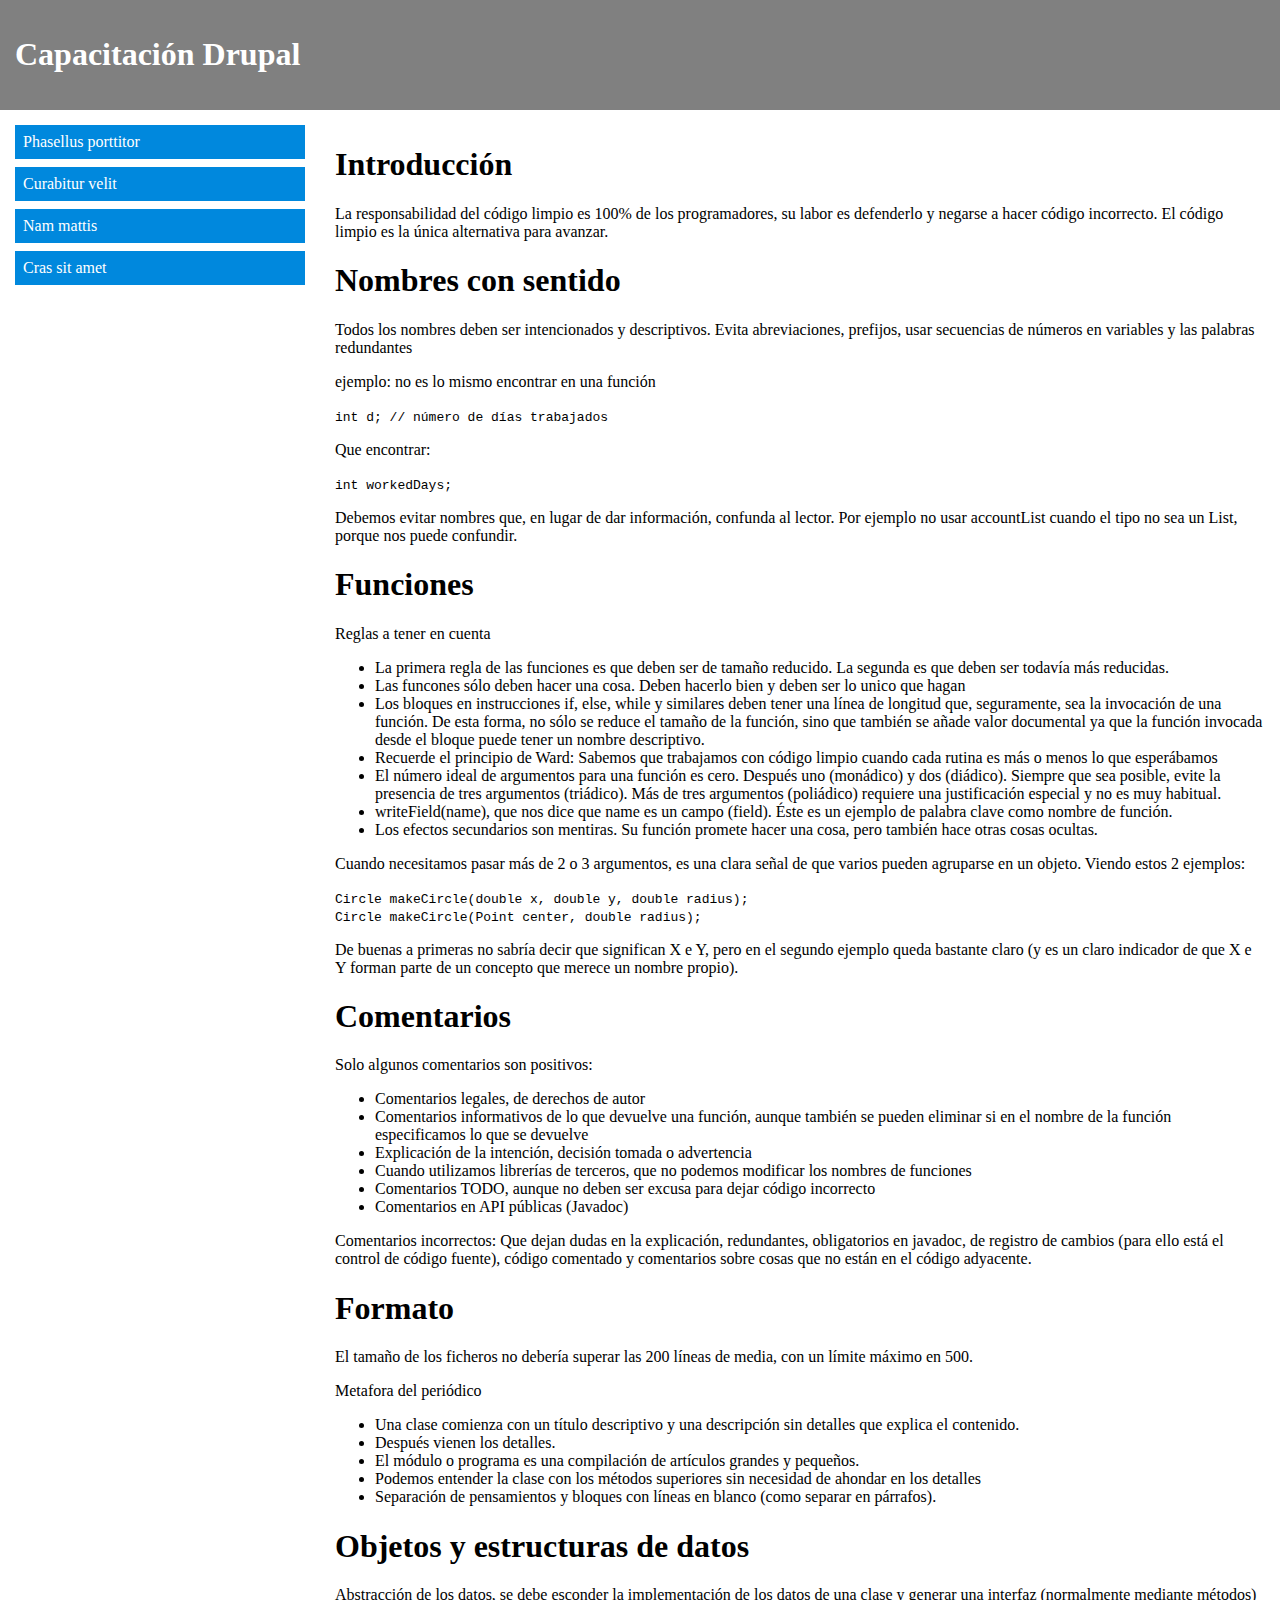
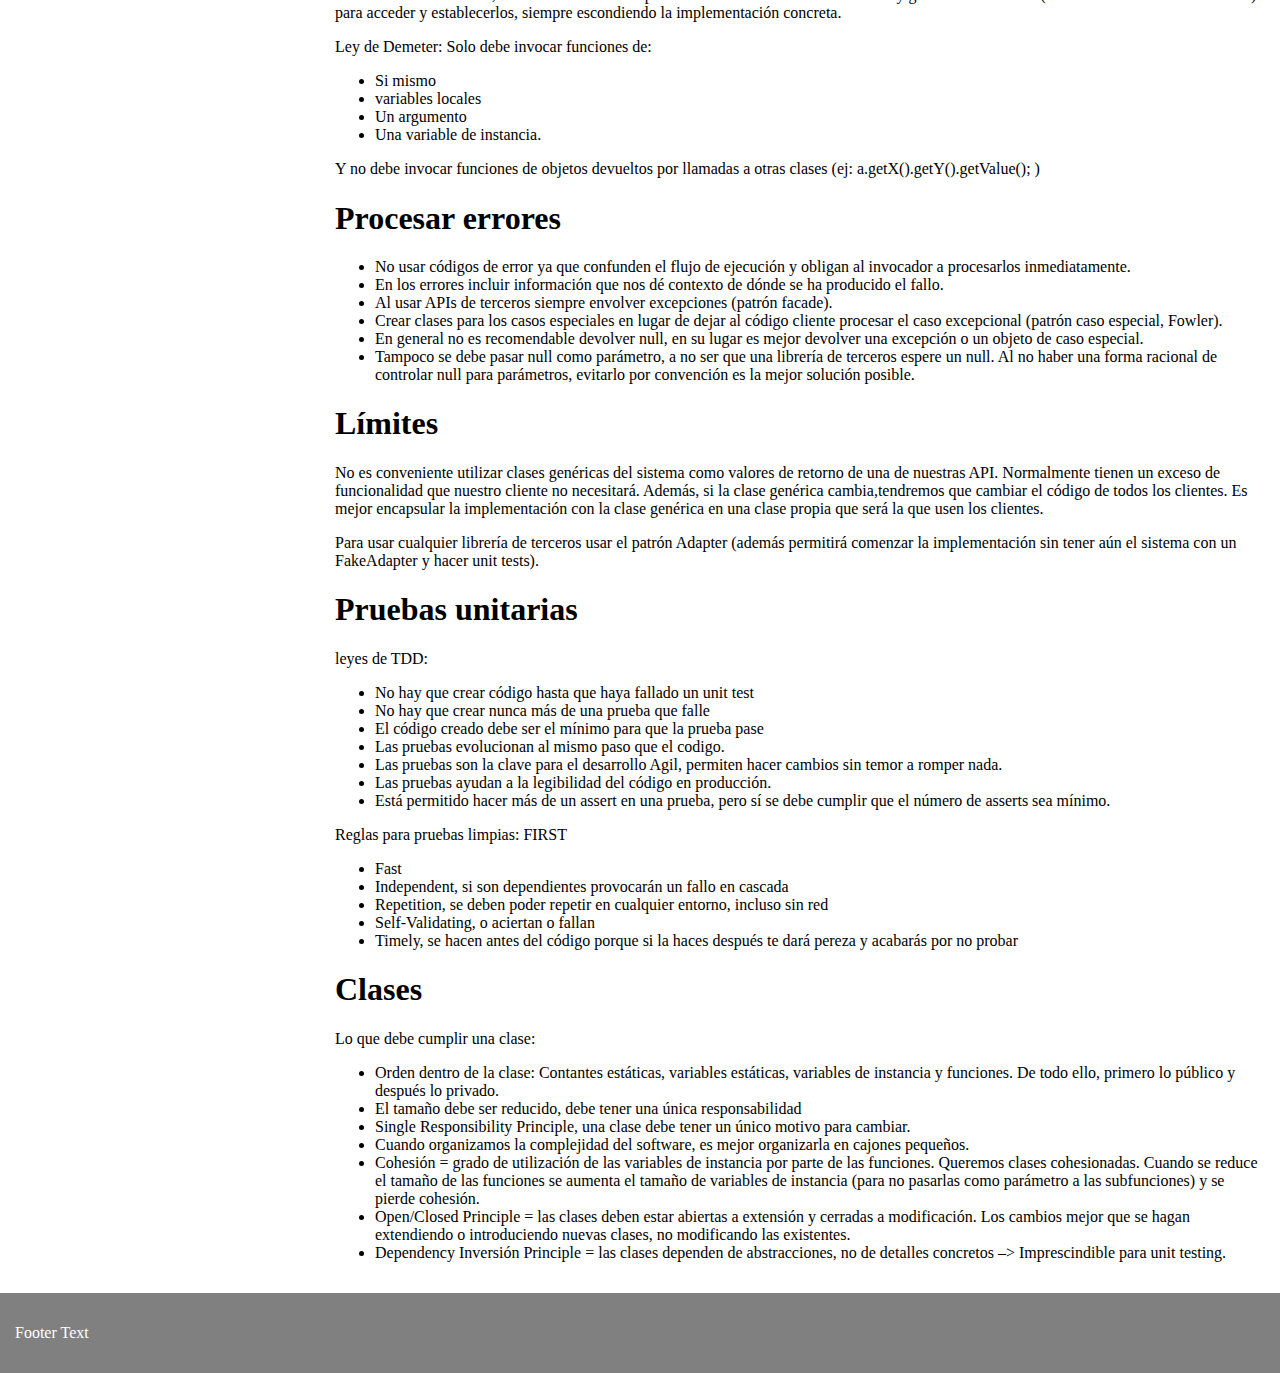
<file: index.html>
<!DOCTYPE html>
<html lang="en">

<head>
  <meta charset="UTF-8">
  <meta http-equiv="X-UA-Compatible" content="IE=edge">
  <meta name="viewport" content="width=device-width, initial-scale=1.0">
  <link rel="stylesheet" href="style.css">
  <title>Document</title>
</head>

<body>
  <div class="header">
    <h1>Capacitación Drupal</h1>
  </div>
  <div class="clearfix">
    <div class="column menu">
      <ul>
        <li>Phasellus porttitor</li>
        <li>Curabitur velit</li>
        <li>Nam mattis</li>
        <li>Cras sit amet</li>
      </ul>
    </div>
    <div class="column content">
      <h1>Introducción</h1>
      <p>La responsabilidad del código limpio es 100% de los programadores, su labor es defenderlo y negarse a
        hacer código incorrecto.
        El código limpio es la única alternativa para avanzar.</p>
      <h1>Nombres con sentido</h1>
      <p>Todos los nombres deben ser intencionados y descriptivos. Evita abreviaciones, prefijos, usar secuencias
        de números en variables y las palabras redundantes</p>
      <p>ejemplo: no es lo mismo encontrar en una función</p>
      <code>
				int d; // número de días trabajados
			</code>
      <p>Que encontrar:</p>
      <code>
				int workedDays;
			</code>
      <p>Debemos evitar nombres que, en lugar de dar información, confunda al lector. Por ejemplo no usar
        accountList cuando el tipo no sea un List, porque nos puede confundir.</p>
      <h1>Funciones</h1>
      <P>Reglas a tener en cuenta </P>
      <ul>
        <li>La primera regla de las funciones es que deben ser de tamaño reducido. La segunda es que deben ser todavía
          más reducidas.</li>
        <li>Las funcones sólo deben hacer una cosa. Deben hacerlo bien y deben ser lo unico que hagan</li>
        <li> Los bloques en instrucciones if, else, while y similares deben tener una línea de longitud que,
          seguramente, sea la invocación de una función. De esta forma, no sólo se reduce el tamaño de la función, sino
          que también se añade valor documental ya que la función invocada desde el bloque puede tener un nombre
          descriptivo.</li>
        <li>Recuerde el principio de Ward: Sabemos que trabajamos con código limpio cuando cada rutina es más o menos lo
          que esperábamos</li>
        <li>El número ideal de argumentos para una función es cero. Después uno (monádico) y dos (diádico). Siempre que
          sea posible, evite la presencia de tres argumentos (triádico). Más de tres argumentos (poliádico) requiere una
          justificación especial y no es muy habitual.</li>
        <li>writeField(name), que nos dice que name es un campo (field). Éste es un ejemplo de palabra clave como nombre
          de función.</li>
        <li>Los efectos secundarios son mentiras. Su función promete hacer una cosa, pero también hace otras cosas
          ocultas.</li>
      </ul>
      <p>
        Cuando necesitamos pasar más de 2 o 3 argumentos, es una clara señal de que varios pueden agruparse en un
        objeto. Viendo estos 2 ejemplos:
      </p>
      <code>
        Circle makeCircle(double x, double y, double radius);<br>
        Circle makeCircle(Point center, double radius);
      </code>
      <p>De buenas a primeras no sabría decir que significan X e Y, pero en el segundo ejemplo queda bastante claro (y
        es un claro indicador de que X e Y forman parte de un concepto que merece un nombre propio).</p>
      <h1>Comentarios</h1>
      <p>
        Solo algunos comentarios son positivos:
      </p>
      <ul>
        <li>Comentarios legales, de derechos de autor</li>
        <li>Comentarios informativos de lo que devuelve una función, aunque también se pueden eliminar si en el nombre
          de la función especificamos lo que se devuelve</li>
        <li>Explicación de la intención, decisión tomada o advertencia</li>
        <li>Cuando utilizamos librerías de terceros, que no podemos modificar los nombres de funciones</li>
        <li>Comentarios TODO, aunque no deben ser excusa para dejar código incorrecto</li>
        <li>Comentarios en API públicas (Javadoc)</li>
      </ul>
      <p>Comentarios incorrectos: Que dejan dudas en la explicación, redundantes, obligatorios en javadoc, de registro
        de cambios (para ello está el control de código fuente), código comentado y comentarios sobre cosas que no están
        en el código adyacente.</p>
      <h1>Formato</h1>
      <p>El tamaño de los ficheros no debería superar las 200 líneas de media, con un límite máximo en 500.</p>
      <p>Metafora del periódico</p>
      <ul>
        <li>Una clase comienza con un título descriptivo y una descripción sin detalles que explica el contenido.</li>
        <li>Después vienen los detalles.</li>
        <li>El módulo o programa es una compilación de artículos grandes y pequeños.</li>
        <li>Podemos entender la clase con los métodos superiores sin necesidad de ahondar en los detalles</li>
        <li>Separación de pensamientos y bloques con líneas en blanco (como separar en párrafos).</li>
      </ul>
      <h1>Objetos y estructuras de datos</h1>
      <p>Abstracción de los datos, se debe esconder la implementación de los datos de una clase y generar una interfaz (normalmente mediante métodos) para acceder y establecerlos, siempre escondiendo la implementación concreta.</p>
      <p>Ley de Demeter: Solo debe invocar funciones de:</p>
      <ul>
        <li>Si mismo</li>
        <li>variables locales</li>
        <li>Un argumento</li>
        <li>Una variable de instancia.</li>
      </ul>
      <p>Y no debe invocar funciones de objetos devueltos por llamadas a otras clases (ej:  a.getX().getY().getValue(); )</p>
      <h1>Procesar errores</h1>
      <ul>
        <li>No usar códigos de error ya que confunden el flujo de ejecución y obligan al invocador a procesarlos inmediatamente.</li>
        <li>En los errores incluir información que nos dé contexto de dónde se ha producido el fallo.</li>
        <li>Al usar APIs de terceros siempre envolver excepciones (patrón facade).</li>
        <li>Crear clases para los casos especiales en lugar de dejar al código cliente procesar el caso excepcional (patrón caso especial, Fowler).</li>
        <li>En general no es recomendable devolver null, en su lugar es mejor devolver una excepción o un objeto de caso especial.</li>
        <li>Tampoco se debe pasar null como parámetro, a no ser que una librería de terceros espere un null. Al no haber una forma racional de controlar null para parámetros, evitarlo por convención es la mejor solución posible.</li>
      </ul>
      <h1>Límites</h1>
      <p>No es conveniente utilizar clases genéricas del sistema como valores de retorno de una de nuestras API. Normalmente tienen un exceso de funcionalidad que nuestro cliente no necesitará.
        Además, si la clase genérica cambia,tendremos que cambiar el código de todos los clientes. Es mejor encapsular la implementación con la clase genérica en una clase propia que será la que usen los clientes.
      </p>
      <p>Para usar cualquier librería de terceros usar el patrón Adapter (además permitirá comenzar la implementación sin tener aún el sistema con un FakeAdapter y hacer unit tests).</p>
      <h1>Pruebas unitarias</h1>
      <p>leyes de TDD:</p>
      <ul>
        <li>No hay que crear código hasta que haya fallado un unit test</li>
        <li>No hay que crear nunca más de una prueba que falle</li>
        <li>El código creado debe ser el mínimo para que la prueba pase</li>
        <li>Las pruebas evolucionan al mismo paso que el codigo.</li>
        <li>Las pruebas son la clave para el desarrollo Agil, permiten hacer cambios sin temor a romper nada.</li>
        <li>Las pruebas ayudan a la legibilidad del código en producción. </li>
        <li>Está permitido hacer más de un assert en una prueba, pero sí se debe cumplir que el número de asserts sea mínimo. </li>
      </ul>
      <p>Reglas para pruebas limpias: FIRST</p>
      <ul>
        <li>Fast</li>
        <li>Independent, si son dependientes provocarán un fallo en cascada</li>
        <li>Repetition, se deben poder repetir en cualquier entorno, incluso sin red</li>
        <li>Self-Validating, o aciertan o fallan</li>
        <li>Timely, se hacen antes del código porque si la haces después te dará pereza y acabarás por no probar</li>
      </ul>
      <h1>Clases</h1>
      <p>Lo que debe cumplir una clase:</p>
      <ul>
        <li>Orden dentro de la clase: Contantes estáticas, variables estáticas, variables de instancia y funciones. De todo ello, primero lo público y después lo privado.</li>
        <li>El tamaño debe ser reducido, debe tener una única responsabilidad</li>
        <li>Single Responsibility Principle, una clase debe tener un único motivo para cambiar.</li>
        <li>Cuando organizamos la complejidad del software, es mejor organizarla en cajones pequeños.</li>
        <li>Cohesión = grado de utilización de las variables de instancia por parte de las funciones. Queremos clases cohesionadas. Cuando se reduce el tamaño de las funciones se aumenta el tamaño de variables de instancia (para no pasarlas como parámetro a las subfunciones) y se pierde cohesión.</li>
        <li>Open/Closed Principle = las clases deben estar abiertas a extensión y cerradas a modificación. Los cambios mejor que se hagan extendiendo o introduciendo nuevas clases, no modificando las existentes.</li>
        <li>Dependency Inversión Principle = las clases dependen de abstracciones, no de detalles concretos –> Imprescindible para unit testing.</li>
      </ul>
    </div>
  </div>
  <div class="footer">
    <p>Footer Text</p>
  </div>
</body>

</html>
</file>
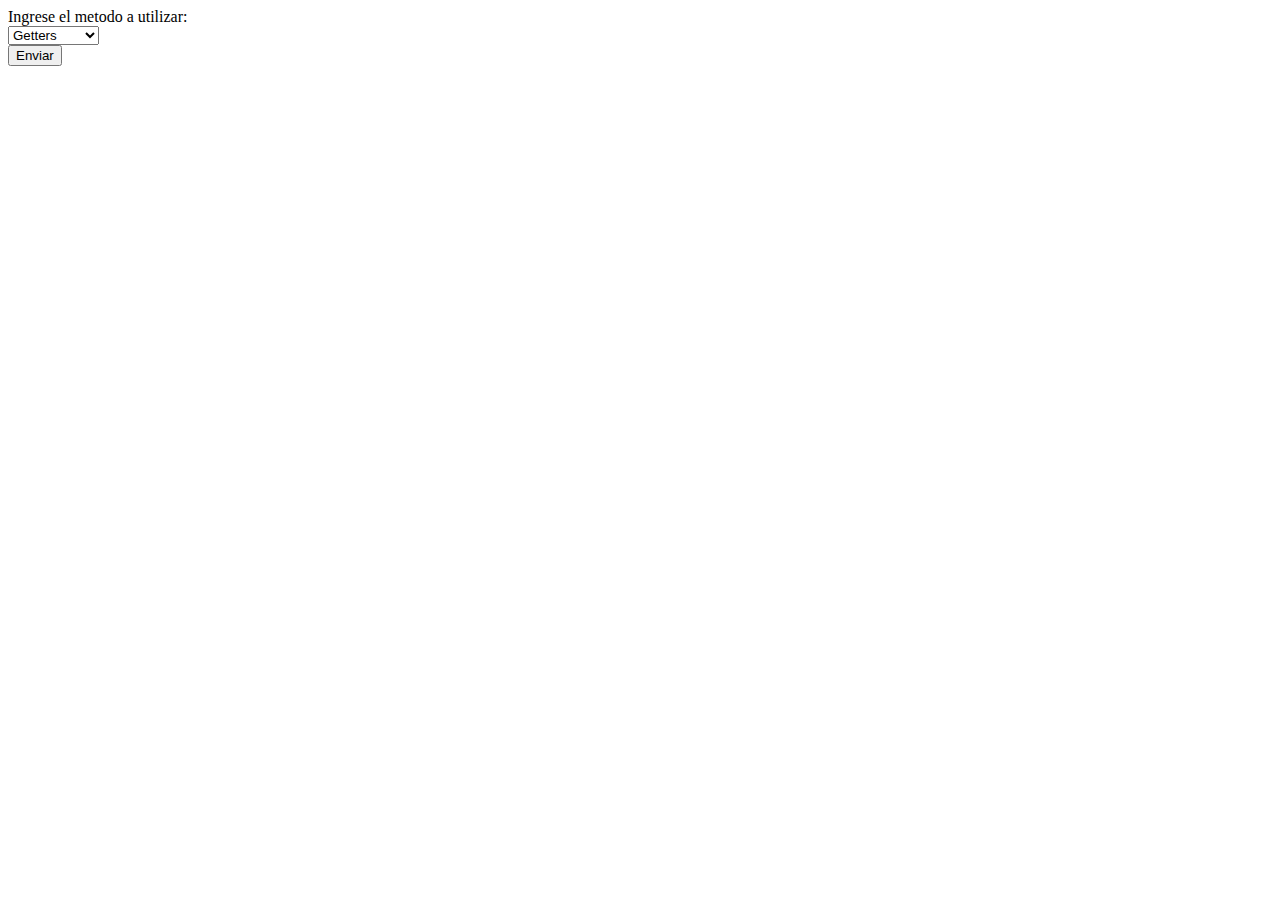
<file: taller03/index.html>
<!DOCTYPE html>
<html lang="en">
<head>
  <meta charset="UTF-8">
  <meta http-equiv="X-UA-Compatible" content="IE=edge">
  <meta name="viewport" content="width=device-width, initial-scale=1.0">
  <title>Document</title>
</head>
<body>
<form action="index.php" method="get">
  <label for="option">Ingrese el metodo a utilizar: </label></br>
  <select name="option" id="">
    <option value="0">Getters</option>
    <option value="1">Constructor</option>
  </select>
</br>
  <input type="submit" value="Enviar">
</form>
</body>
</html>
</file>
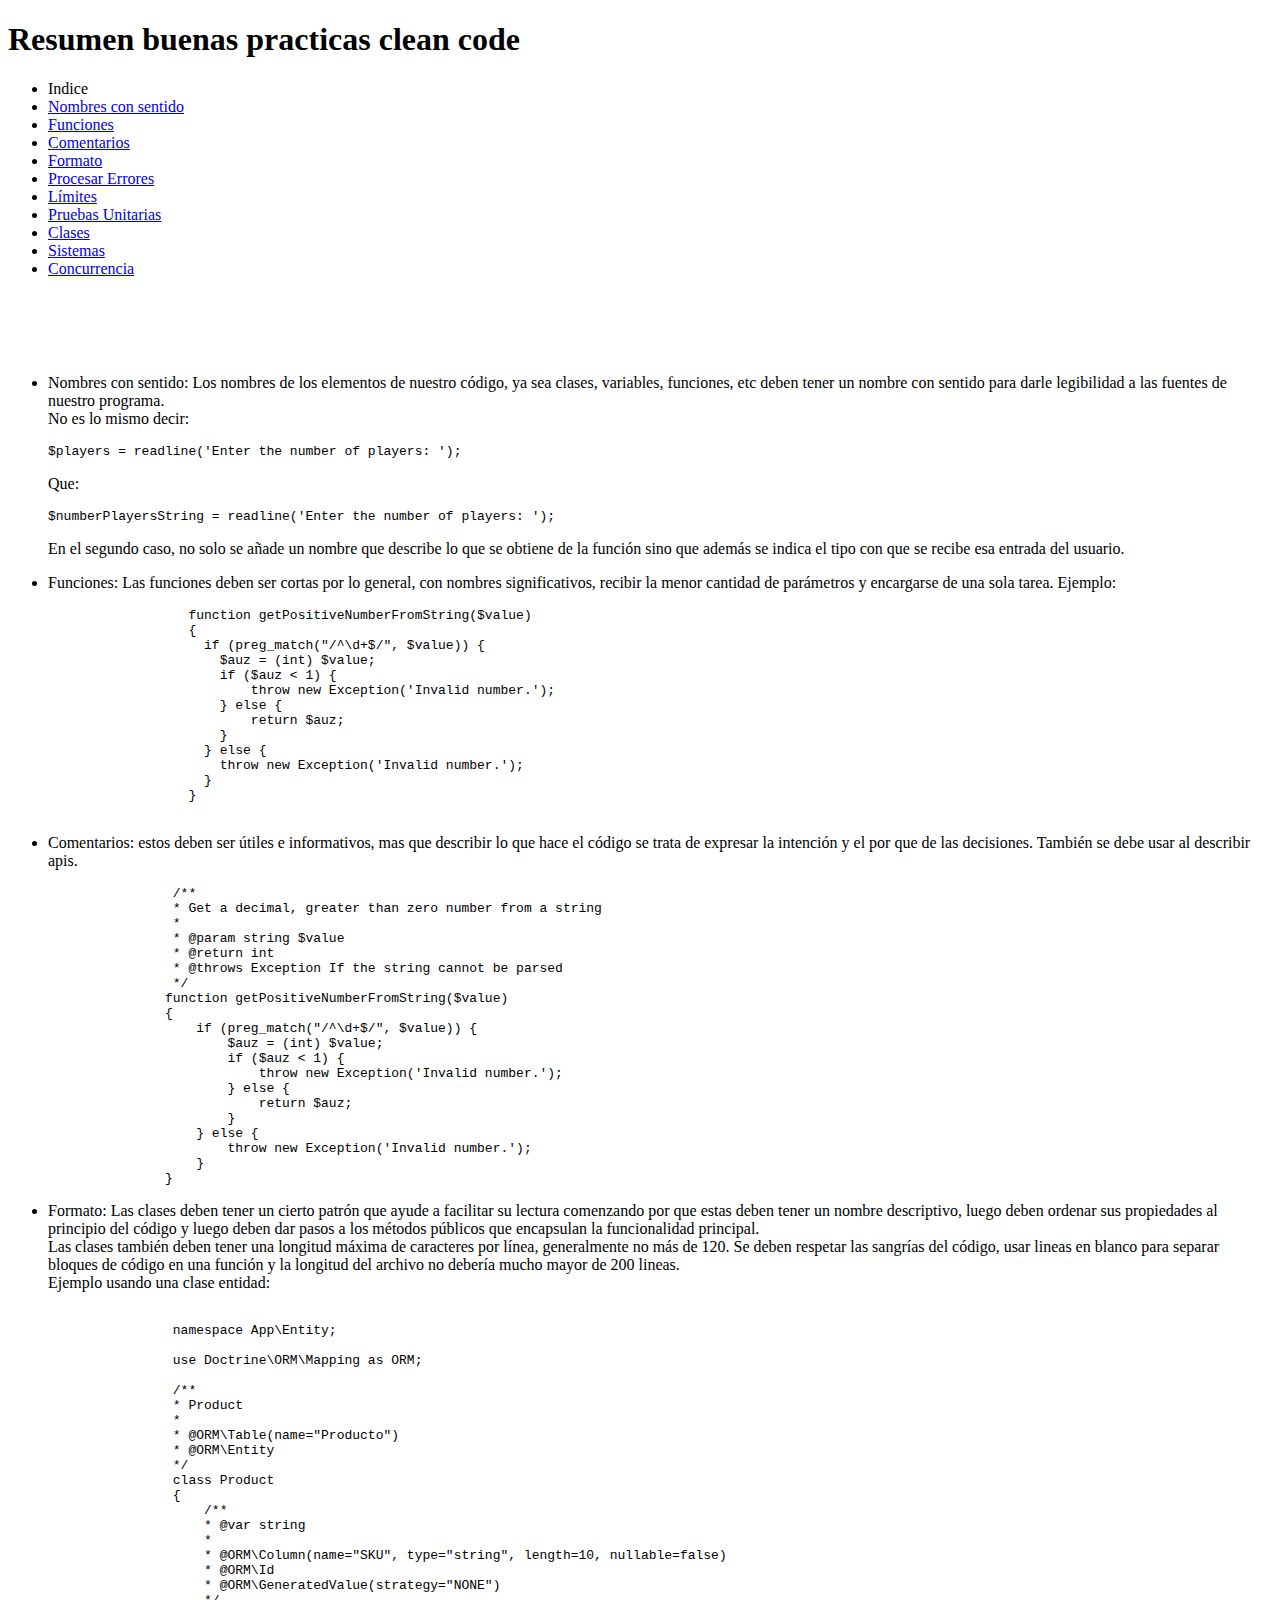
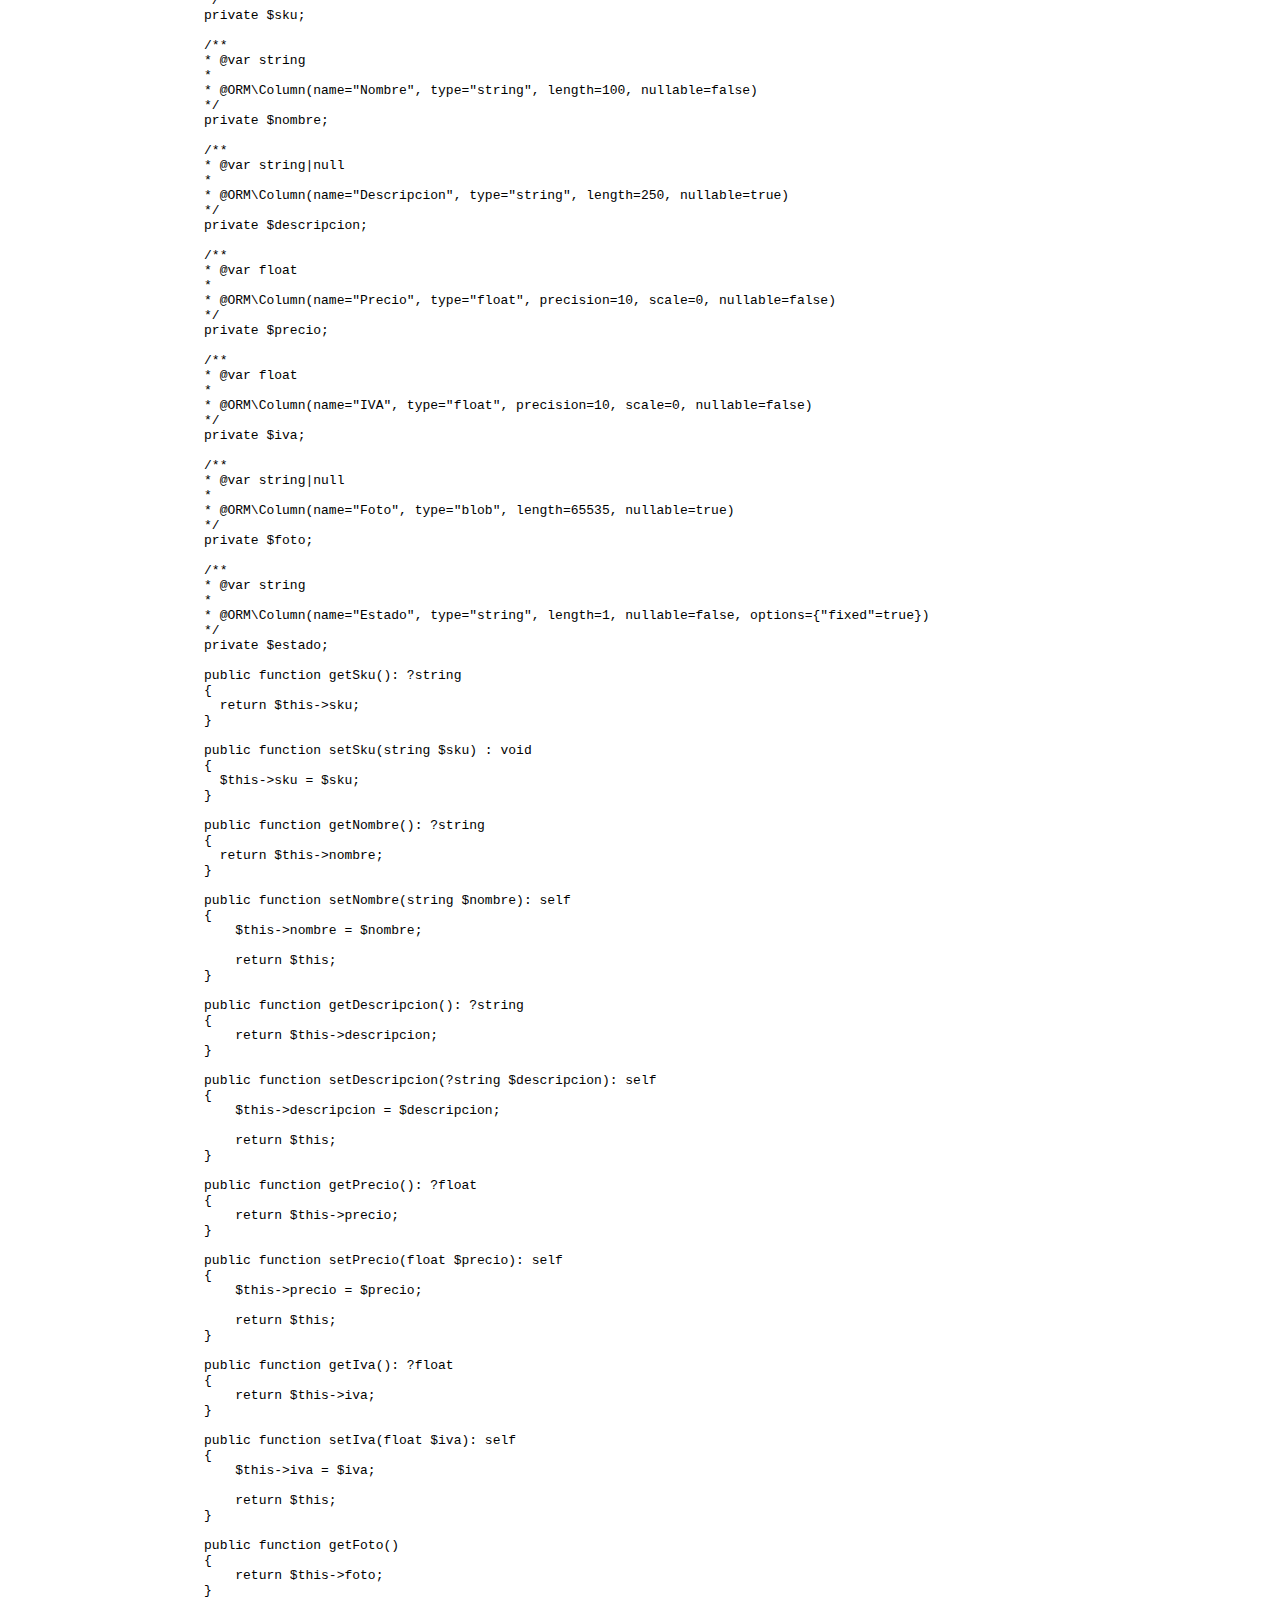
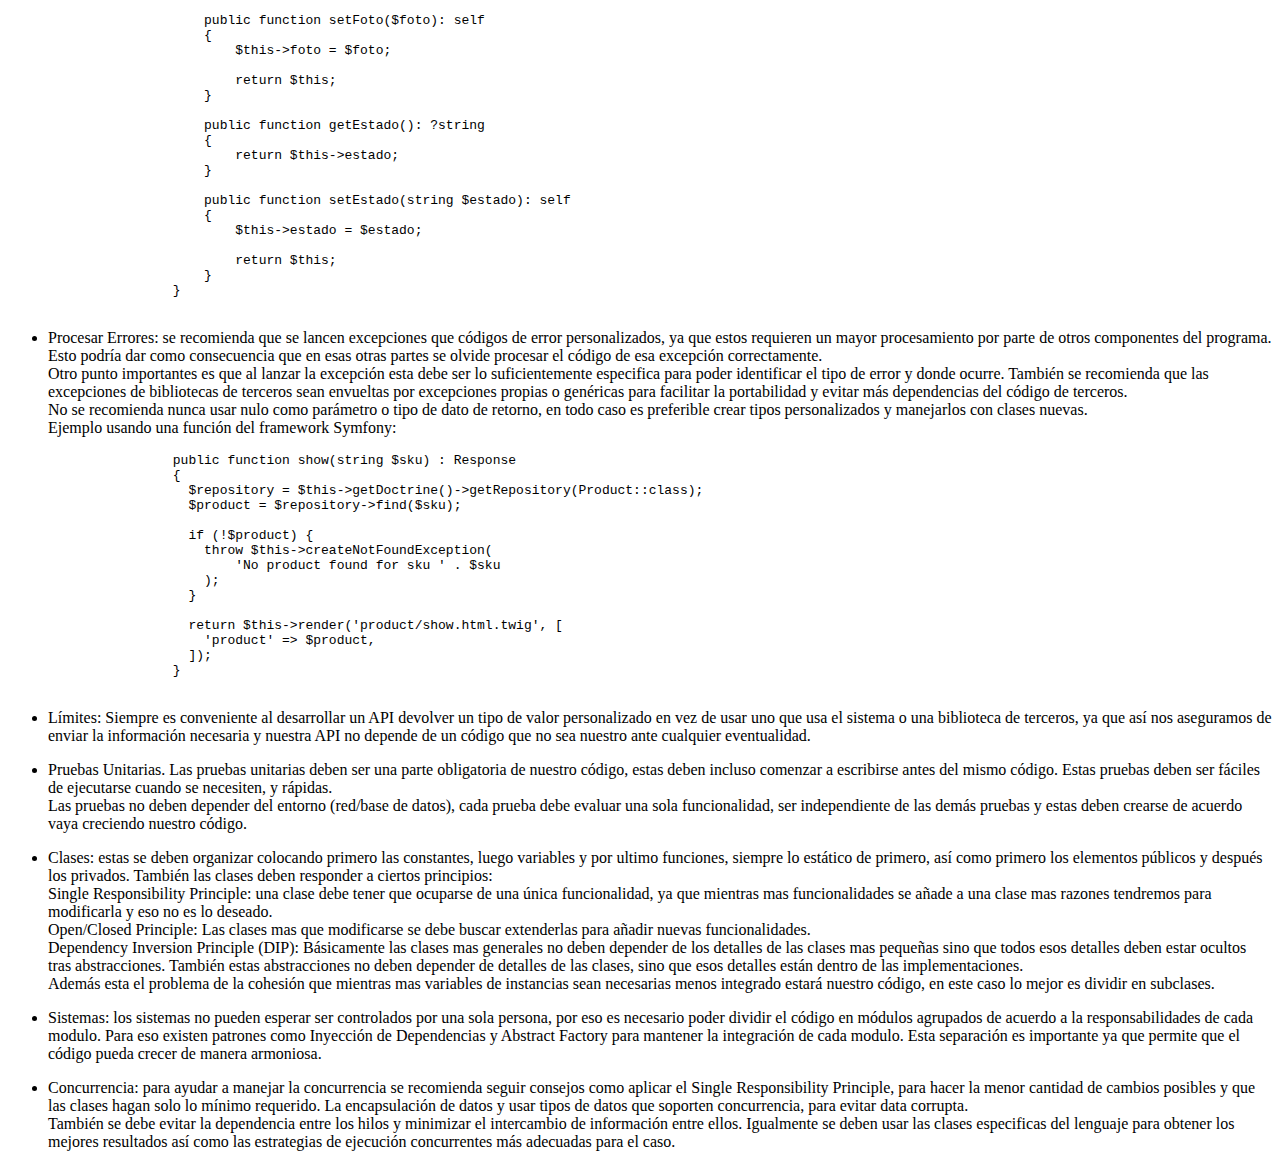
<file: bitsatilioquintero/php/taller01/index.html>
<!doctype html>
<html lang="es">
  <head>
    <!-- Required meta tags -->
    <meta charset="utf-8">
    <meta name="viewport" content="width=device-width, initial-scale=1">

    <!-- Bootstrap CSS -->
    <link href="https://cdn.jsdelivr.net/npm/bootstrap@5.0.0-beta2/dist/css/bootstrap.min.css" rel="stylesheet" integrity="sha384-BmbxuPwQa2lc/FVzBcNJ7UAyJxM6wuqIj61tLrc4wSX0szH/Ev+nYRRuWlolflfl" crossorigin="anonymous">

    <title>Guia clean code!</title>
  </head>
  <body class="h-100 d-flex text-center">
      <div class="container">
        <div class="row"><h1>Resumen buenas practicas clean code</h1></div>
        <div class="row text-start">
          <div class="col-3">
          <ul class="list-group">
            <li class="list-group-item disabled" aria-disabled="true">Indice</li>
            <li><a class="list-group-item list-group-item-action" href="#item1">Nombres con sentido</a></li>
            <li><a class="list-group-item list-group-item-action" href="#item2">Funciones</a></li>
            <li><a class="list-group-item list-group-item-action" href="#item3">Comentarios</a></li>
            <li><a class="list-group-item list-group-item-action" href="#item4">Formato</a></li>
            <li><a class="list-group-item list-group-item-action" href="#item5">Procesar Errores</a></li>
            <li><a class="list-group-item list-group-item-action" href="#item6">Límites</a></li>
            <li><a class="list-group-item list-group-item-action" href="#item7">Pruebas Unitarias</a></li>
            <li><a class="list-group-item list-group-item-action" href="#item8">Clases</a></li>
            <li><a class="list-group-item list-group-item-action" href="#item9">Sistemas</a></li>
            <li><a class="list-group-item list-group-item-action" href="#item10">Concurrencia</a></li>
          </ul>
          </div>
        </div>
        <div class="row" style="padding-top: 4em;">
          <div class="col-10">
          <ul class="text-start lh-sm">
            <li>
              <div>
                <p id="item1" class="text-break">Nombres con sentido: Los nombres de los elementos de nuestro código, ya sea clases, variables, funciones, etc deben tener un nombre con sentido para darle legibilidad a las fuentes de nuestro programa.
                <br>
                No es lo mismo decir:</p>
                  <pre>$players = readline('Enter the number of players: ');</pre>
                <p>Que:</p>
                   <pre>$numberPlayersString = readline('Enter the number of players: ');</pre>
                <p class="text-break">En el segundo caso, no solo se añade un nombre que describe lo que se obtiene de la función sino que además se indica el tipo con que se recibe esa entrada del usuario.</p>
              </div>
            </li>
            <li>
              <div>
                <p id="item2" class="text-break">Funciones: Las funciones deben ser cortas por lo general, con nombres significativos, recibir la menor cantidad de parámetros  y encargarse de una sola tarea. Ejemplo:</p>
                <pre>
                  function getPositiveNumberFromString($value)
                  {
                    if (preg_match("/^\d+$/", $value)) {
                      $auz = (int) $value;
                      if ($auz < 1) {
                          throw new Exception('Invalid number.');
                      } else {
                          return $auz;
                      }
                    } else {
                      throw new Exception('Invalid number.');
                    }
                  }
                </pre>
              </div>
            </li>
            <li>
              <p id="item3" class="text-break">Comentarios: estos deben ser útiles e informativos, mas que describir lo que hace el código se trata de expresar la intención y el por que de las decisiones. También se debe usar al describir apis.</p>
              <pre>
                /**
                * Get a decimal, greater than zero number from a string
                *
                * @param string $value
                * @return int
                * @throws Exception If the string cannot be parsed
                */
               function getPositiveNumberFromString($value)
               {
                   if (preg_match("/^\d+$/", $value)) {
                       $auz = (int) $value;
                       if ($auz < 1) {
                           throw new Exception('Invalid number.');
                       } else {
                           return $auz;
                       }
                   } else {
                       throw new Exception('Invalid number.');
                   }
               }</pre>
            </li>
            <li>
              <p id="item4" class="text-break">Formato: Las clases deben tener un cierto patrón que ayude a facilitar su lectura comenzando por que estas deben tener un nombre descriptivo, luego deben ordenar sus propiedades al principio del código y luego deben dar pasos a los métodos públicos que encapsulan la funcionalidad principal.
              <br> Las clases también deben tener una longitud máxima de caracteres por línea, generalmente no más de 120. Se deben respetar las sangrías del código, usar lineas en blanco para separar bloques de código en una función y la longitud del archivo no debería mucho mayor de 200 lineas.
              <br>Ejemplo usando una clase entidad:</p>
              <pre>

                namespace App\Entity;

                use Doctrine\ORM\Mapping as ORM;

                /**
                * Product
                *
                * @ORM\Table(name="Producto")
                * @ORM\Entity
                */
                class Product
                {
                    /**
                    * @var string
                    *
                    * @ORM\Column(name="SKU", type="string", length=10, nullable=false)
                    * @ORM\Id
                    * @ORM\GeneratedValue(strategy="NONE")
                    */
                    private $sku;

                    /**
                    * @var string
                    *
                    * @ORM\Column(name="Nombre", type="string", length=100, nullable=false)
                    */
                    private $nombre;

                    /**
                    * @var string|null
                    *
                    * @ORM\Column(name="Descripcion", type="string", length=250, nullable=true)
                    */
                    private $descripcion;

                    /**
                    * @var float
                    *
                    * @ORM\Column(name="Precio", type="float", precision=10, scale=0, nullable=false)
                    */
                    private $precio;

                    /**
                    * @var float
                    *
                    * @ORM\Column(name="IVA", type="float", precision=10, scale=0, nullable=false)
                    */
                    private $iva;

                    /**
                    * @var string|null
                    *
                    * @ORM\Column(name="Foto", type="blob", length=65535, nullable=true)
                    */
                    private $foto;

                    /**
                    * @var string
                    *
                    * @ORM\Column(name="Estado", type="string", length=1, nullable=false, options={"fixed"=true})
                    */
                    private $estado;

                    public function getSku(): ?string
                    {
                      return $this->sku;
                    }

                    public function setSku(string $sku) : void
                    {
                      $this->sku = $sku;
                    }

                    public function getNombre(): ?string
                    {
                      return $this->nombre;
                    }

                    public function setNombre(string $nombre): self
                    {
                        $this->nombre = $nombre;

                        return $this;
                    }

                    public function getDescripcion(): ?string
                    {
                        return $this->descripcion;
                    }

                    public function setDescripcion(?string $descripcion): self
                    {
                        $this->descripcion = $descripcion;

                        return $this;
                    }

                    public function getPrecio(): ?float
                    {
                        return $this->precio;
                    }

                    public function setPrecio(float $precio): self
                    {
                        $this->precio = $precio;

                        return $this;
                    }

                    public function getIva(): ?float
                    {
                        return $this->iva;
                    }

                    public function setIva(float $iva): self
                    {
                        $this->iva = $iva;

                        return $this;
                    }

                    public function getFoto()
                    {
                        return $this->foto;
                    }

                    public function setFoto($foto): self
                    {
                        $this->foto = $foto;

                        return $this;
                    }

                    public function getEstado(): ?string
                    {
                        return $this->estado;
                    }

                    public function setEstado(string $estado): self
                    {
                        $this->estado = $estado;

                        return $this;
                    }
                }
              </pre>
            </li>
            <li>
              <p id="item5" class="text-break">Procesar Errores: se recomienda que se lancen excepciones que códigos de error personalizados, ya que estos requieren un mayor procesamiento  por parte de otros componentes del programa. Esto podría dar como consecuencia que en esas otras partes se olvide procesar el código de esa excepción correctamente.
              <br>Otro punto importantes es que al lanzar la excepción esta debe ser lo suficientemente especifica para poder identificar el tipo de error y donde ocurre. También se recomienda que las excepciones de bibliotecas de terceros sean envueltas por excepciones propias o genéricas para facilitar la portabilidad y evitar más dependencias del código de terceros.
              <br>No se recomienda nunca usar nulo como parámetro o tipo de dato de retorno, en todo caso es preferible crear tipos personalizados y manejarlos con clases nuevas.
              <br>Ejemplo usando una función del framework Symfony: </p>
              <pre>
                public function show(string $sku) : Response
                {
                  $repository = $this->getDoctrine()->getRepository(Product::class);
                  $product = $repository->find($sku);

                  if (!$product) {
                    throw $this->createNotFoundException(
                        'No product found for sku ' . $sku
                    );
                  }

                  return $this->render('product/show.html.twig', [
                    'product' => $product,
                  ]);
                }
              </pre>
            </li>
            <li>
              <p id="item6" class="text-break">Límites: Siempre es conveniente al desarrollar un API devolver un tipo de valor personalizado en vez de usar uno que usa el sistema o una biblioteca de terceros, ya que así nos aseguramos de enviar la información necesaria y nuestra API no depende de un código que no sea nuestro ante cualquier eventualidad.</p>
            </li>
            <li>
              <p id="item7" class="text-break">Pruebas Unitarias. Las pruebas unitarias deben ser una parte obligatoria de nuestro código, estas deben incluso comenzar a escribirse antes del mismo código.   Estas pruebas deben ser fáciles de ejecutarse cuando se necesiten, y rápidas.
              <br>Las pruebas no deben depender del entorno (red/base de datos), cada prueba debe evaluar una sola funcionalidad, ser independiente de las demás pruebas y estas deben crearse de acuerdo vaya creciendo nuestro código.</p>
            </li>
            <li>
              <p id="item8" class="text-break">Clases: estas se deben organizar colocando primero las constantes, luego variables y por ultimo funciones, siempre lo estático de primero, así como primero los elementos públicos y después los privados. También las clases deben responder a ciertos principios:
              <br>Single Responsibility Principle: una clase debe tener que ocuparse de una única funcionalidad, ya que mientras mas funcionalidades se añade a una clase mas razones tendremos para modificarla y eso no es lo deseado.
              <br>Open/Closed Principle: Las clases mas que modificarse se debe buscar extenderlas para añadir nuevas funcionalidades.
              <br>Dependency Inversion Principle (DIP): Básicamente las clases mas generales no deben depender de los detalles de las clases mas pequeñas sino que todos esos detalles deben estar ocultos tras abstracciones. También estas abstracciones no deben depender de detalles de las clases, sino que esos detalles están dentro de las implementaciones.
              <br>Además esta el problema de la cohesión que mientras mas variables de instancias sean necesarias menos integrado estará nuestro código, en este caso lo mejor es dividir en subclases.</p>
            </li>
            <li>
              <p id="item9" class="text-break">Sistemas: los sistemas no pueden esperar ser controlados por una sola persona, por eso es necesario poder dividir el código en módulos agrupados de acuerdo a la responsabilidades de cada modulo. Para eso existen patrones como Inyección de Dependencias y Abstract Factory para mantener la integración de cada modulo. Esta separación es importante ya que permite que el código pueda crecer de manera armoniosa.</p>
            </li>
            <li>
              <p id="item10" class="text-break">Concurrencia: para ayudar a manejar la concurrencia se recomienda seguir consejos como aplicar el Single Responsibility Principle, para hacer la menor cantidad de cambios posibles y que las clases hagan solo lo mínimo requerido. La encapsulación de datos y usar tipos de datos que soporten concurrencia, para evitar data corrupta.
              <br>También se debe evitar la dependencia entre los hilos y minimizar el intercambio de información entre ellos. Igualmente se deben usar las clases especificas del lenguaje para obtener los mejores resultados así como las estrategias de ejecución concurrentes más adecuadas para el caso.</p>
            </li>
          </ul>
        </div>
        </div>
      </div>
  </body>
</html>
</file>
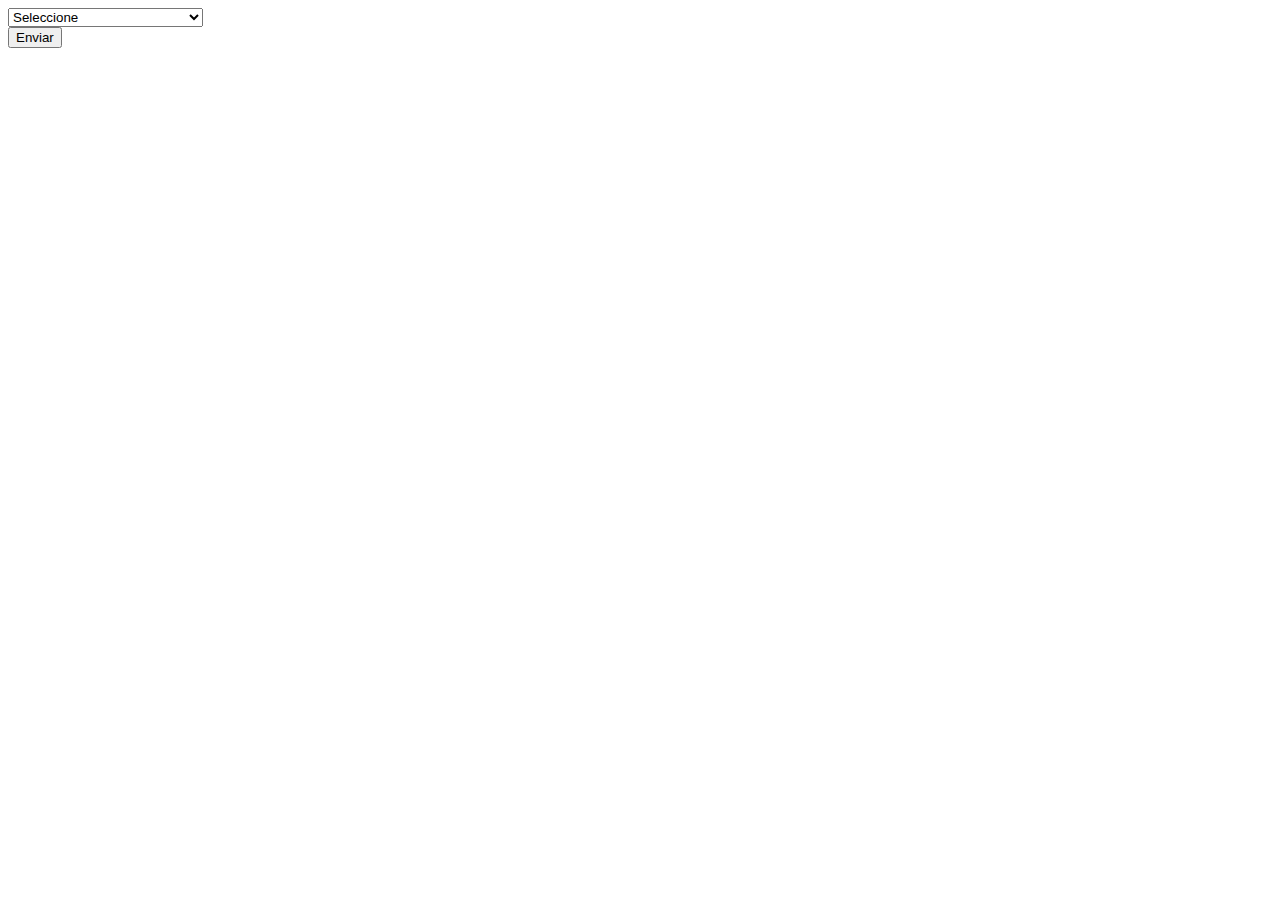
<file: bitsatilioquintero/php/taller03/index.html>
<!doctype html>
<html lang="es">
  <head>
    <!-- Required meta tags -->
    <meta charset="utf-8">
    <meta name="viewport" content="width=device-width, initial-scale=1">

    <!-- Bootstrap CSS -->
    <link href="https://cdn.jsdelivr.net/npm/bootstrap@5.0.0-beta3/dist/css/bootstrap.min.css" rel="stylesheet" integrity="sha384-eOJMYsd53ii+scO/bJGFsiCZc+5NDVN2yr8+0RDqr0Ql0h+rP48ckxlpbzKgwra6" crossorigin="anonymous">

    <title>Compra Libros!</title>
  </head>
  <body class="h-100 d-flex text-center">
        <div class="container">
            <form action="index.php" method="get">
                <div class="row my-3 col-3">
                    <select name="constructor" class="form-select" aria-label="Default select example">
                        <option value="-1" selected>Seleccione</option>
                        <option value="1">Inicializar usando constructor</option>
                        <option value="2">Inicializar usando setters</option>
                    </select>
                </div>
                <div class="row mb-3 col-3">
                    <button type="submit" class="btn btn-primary">Enviar</button>
                </div>
            </form>
        </div>
  </body>
</html>
</file>
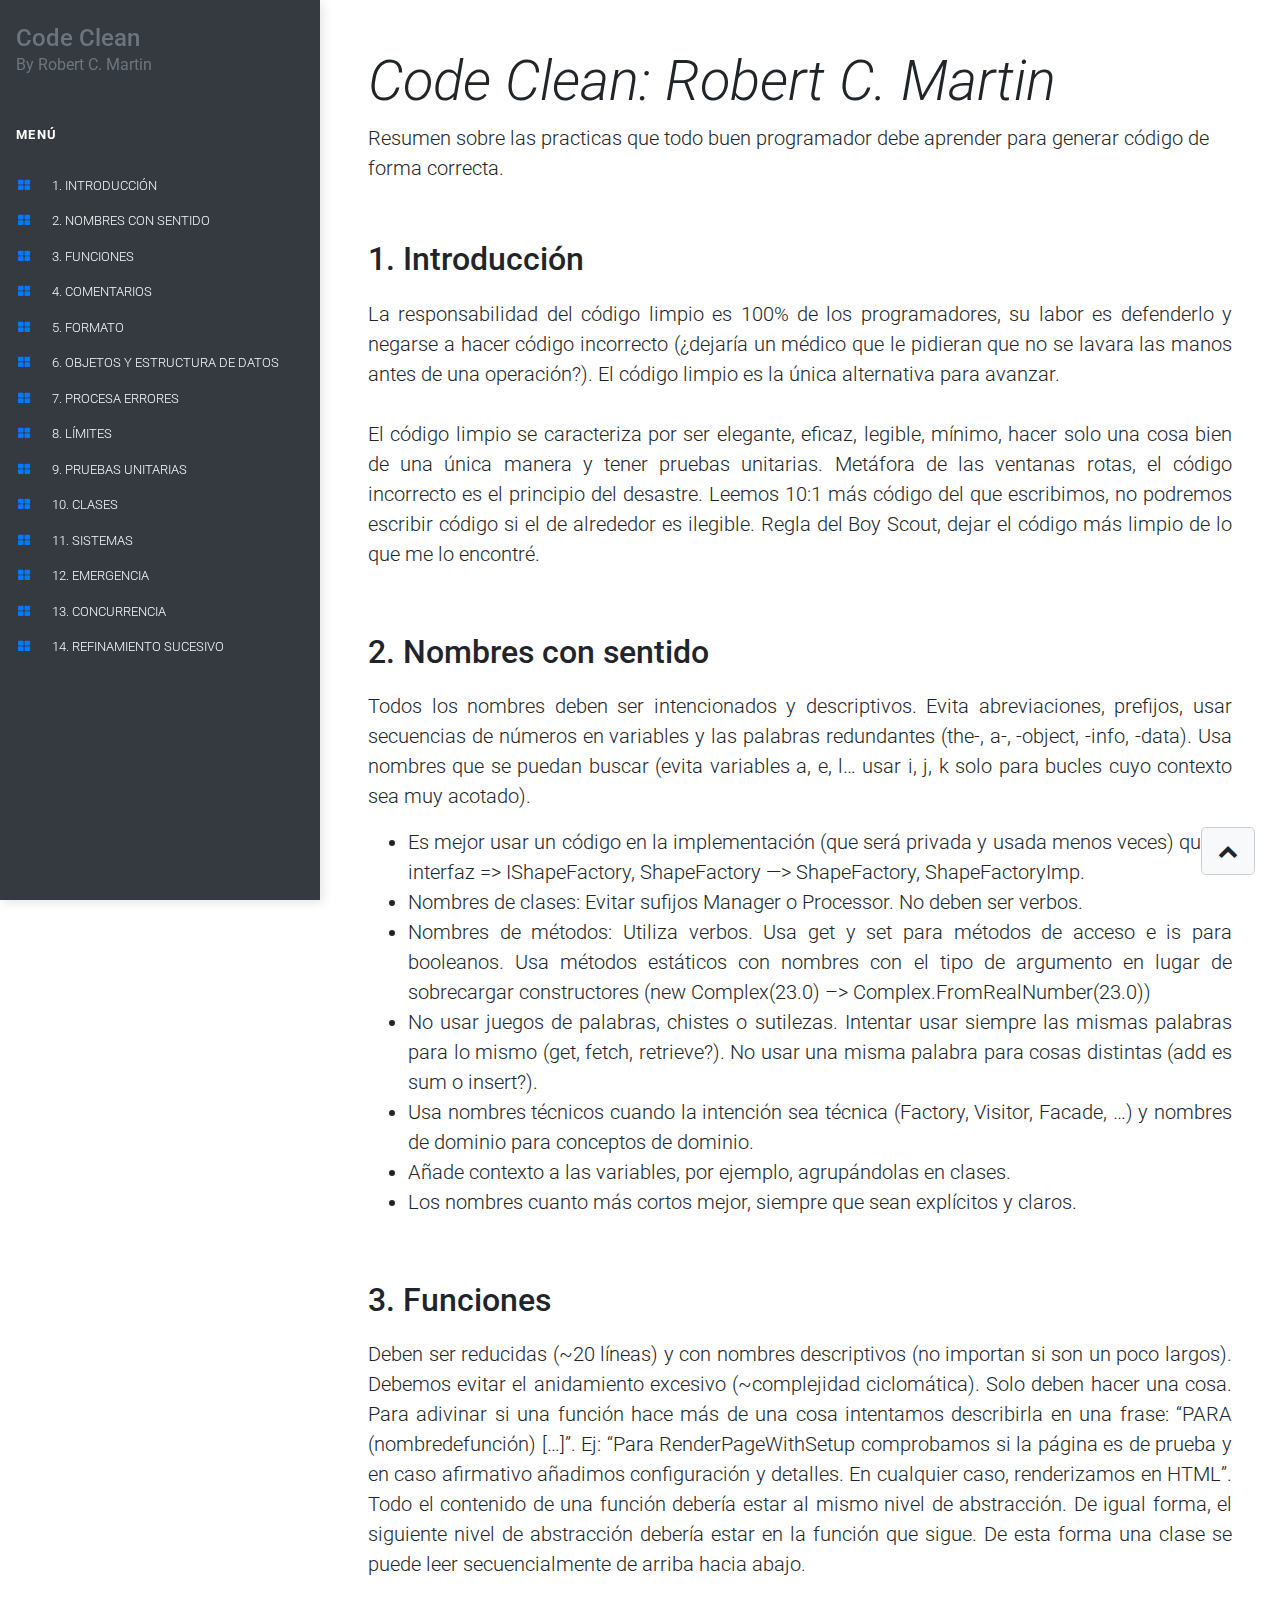
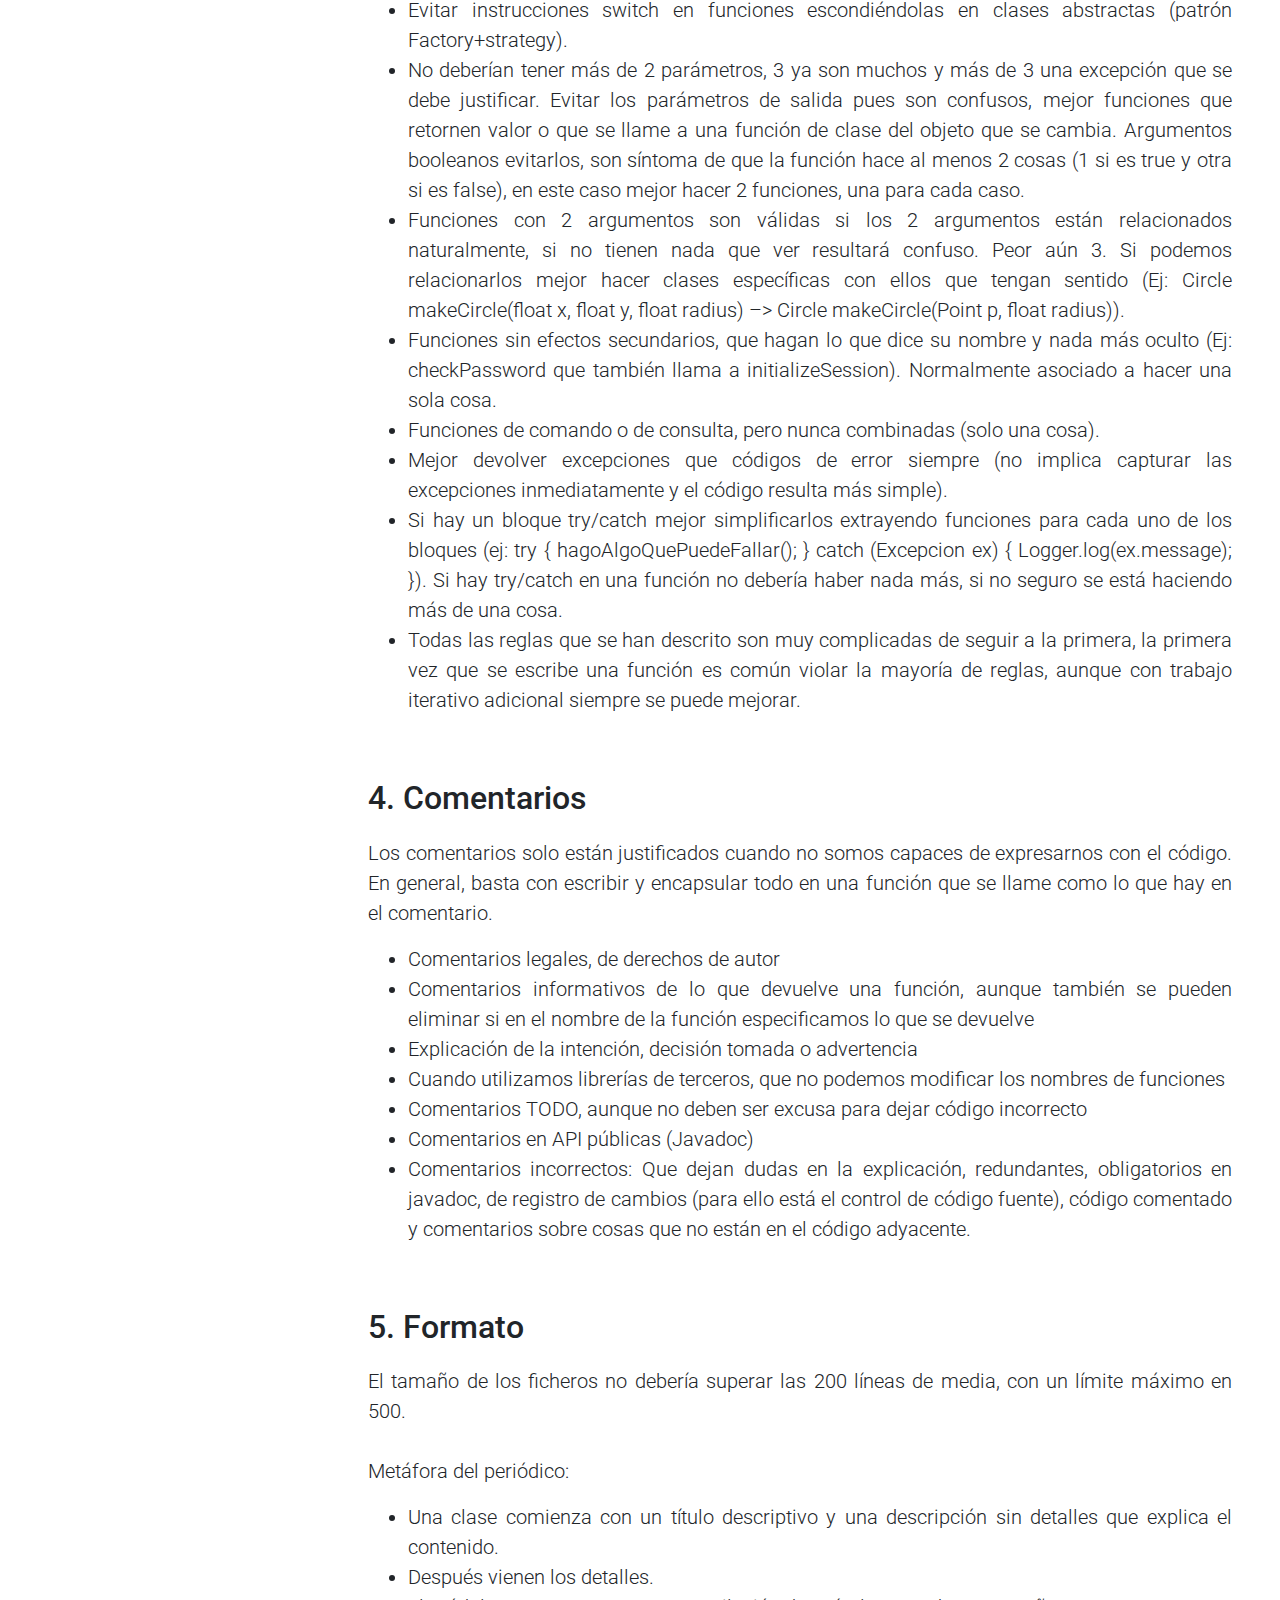
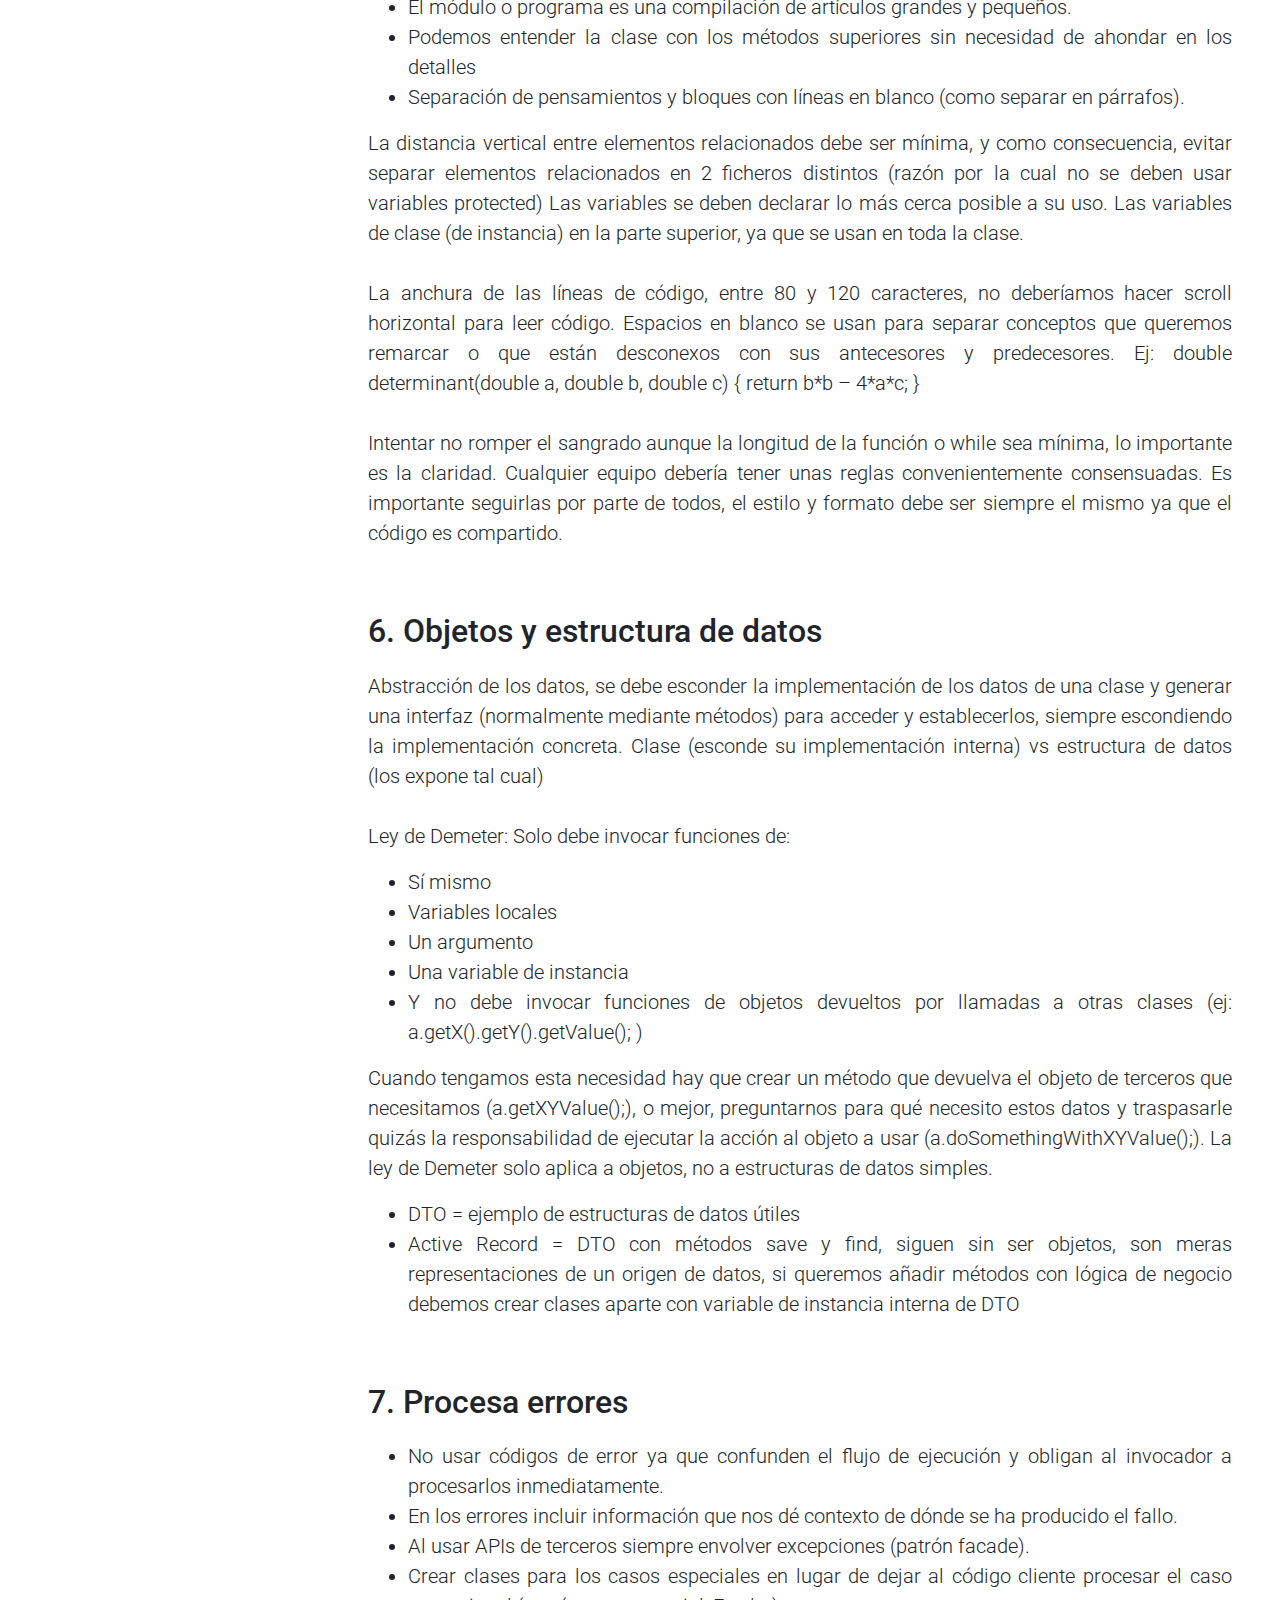
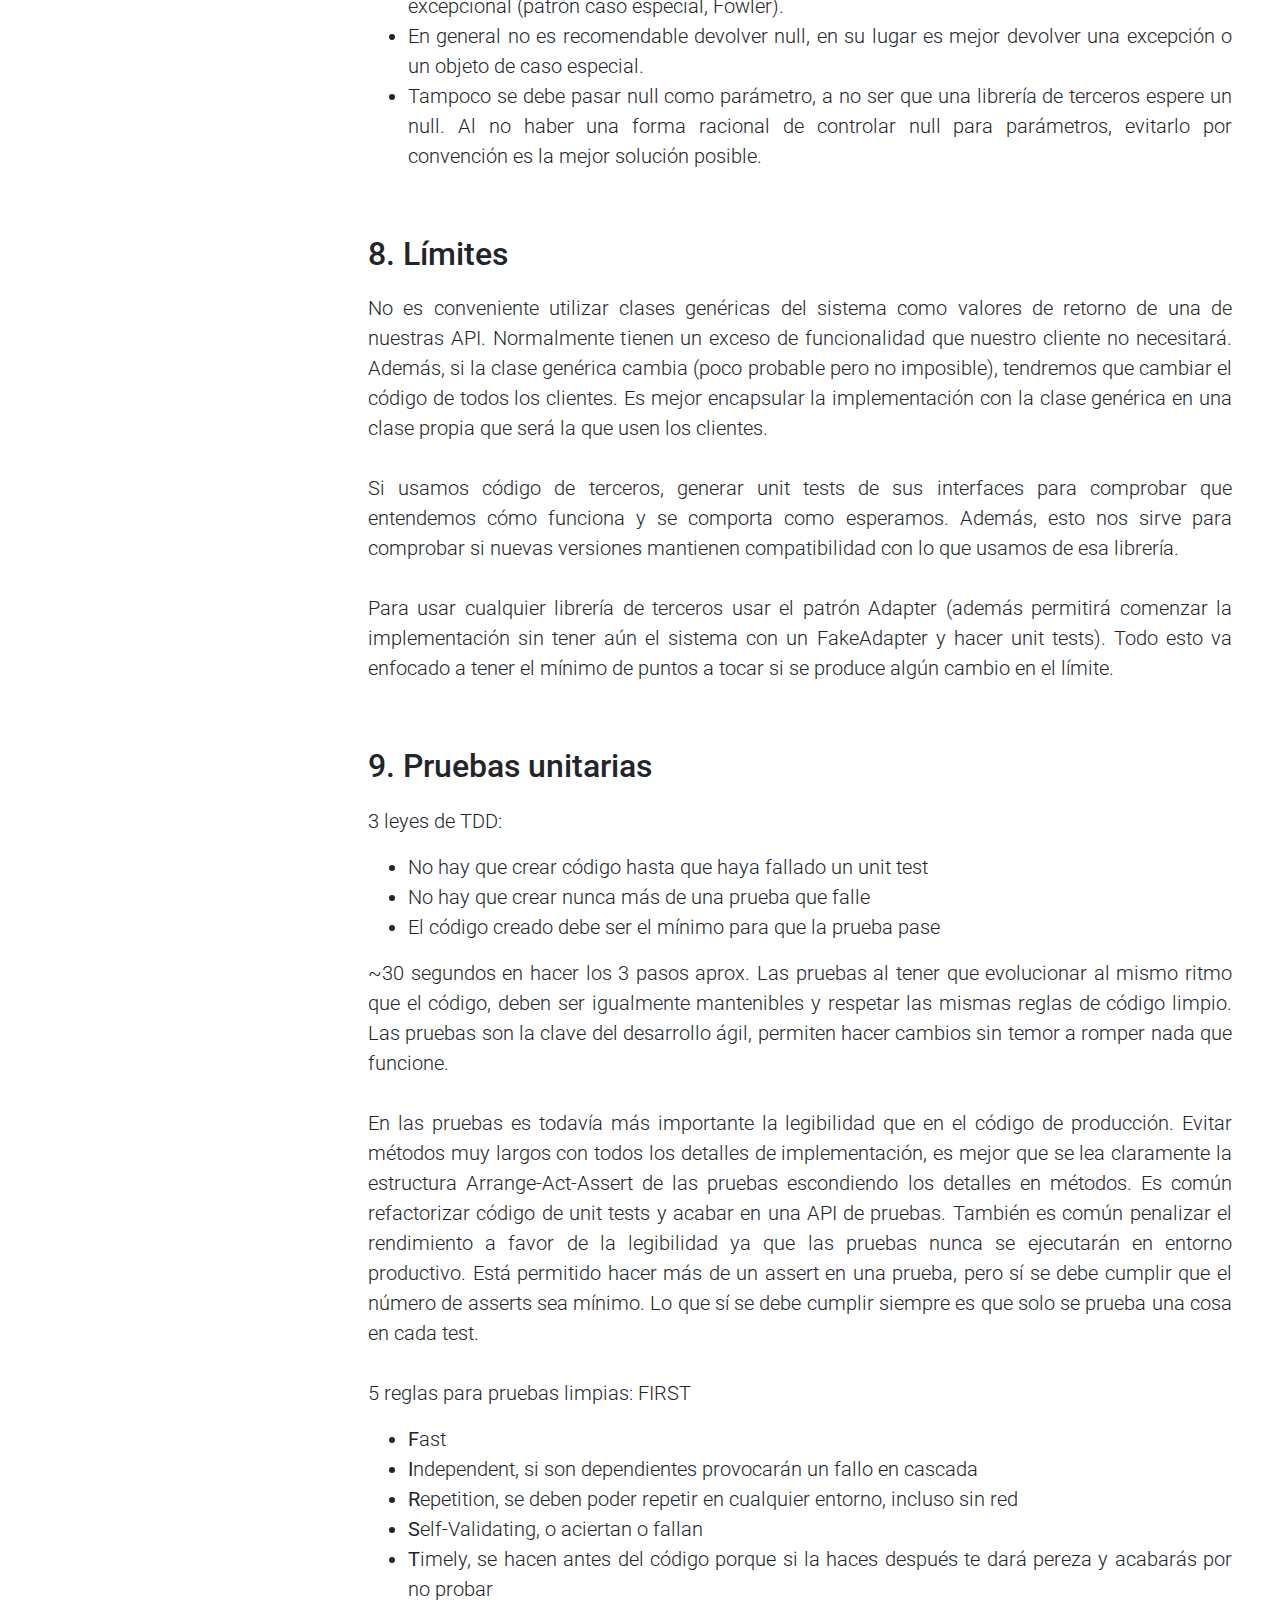
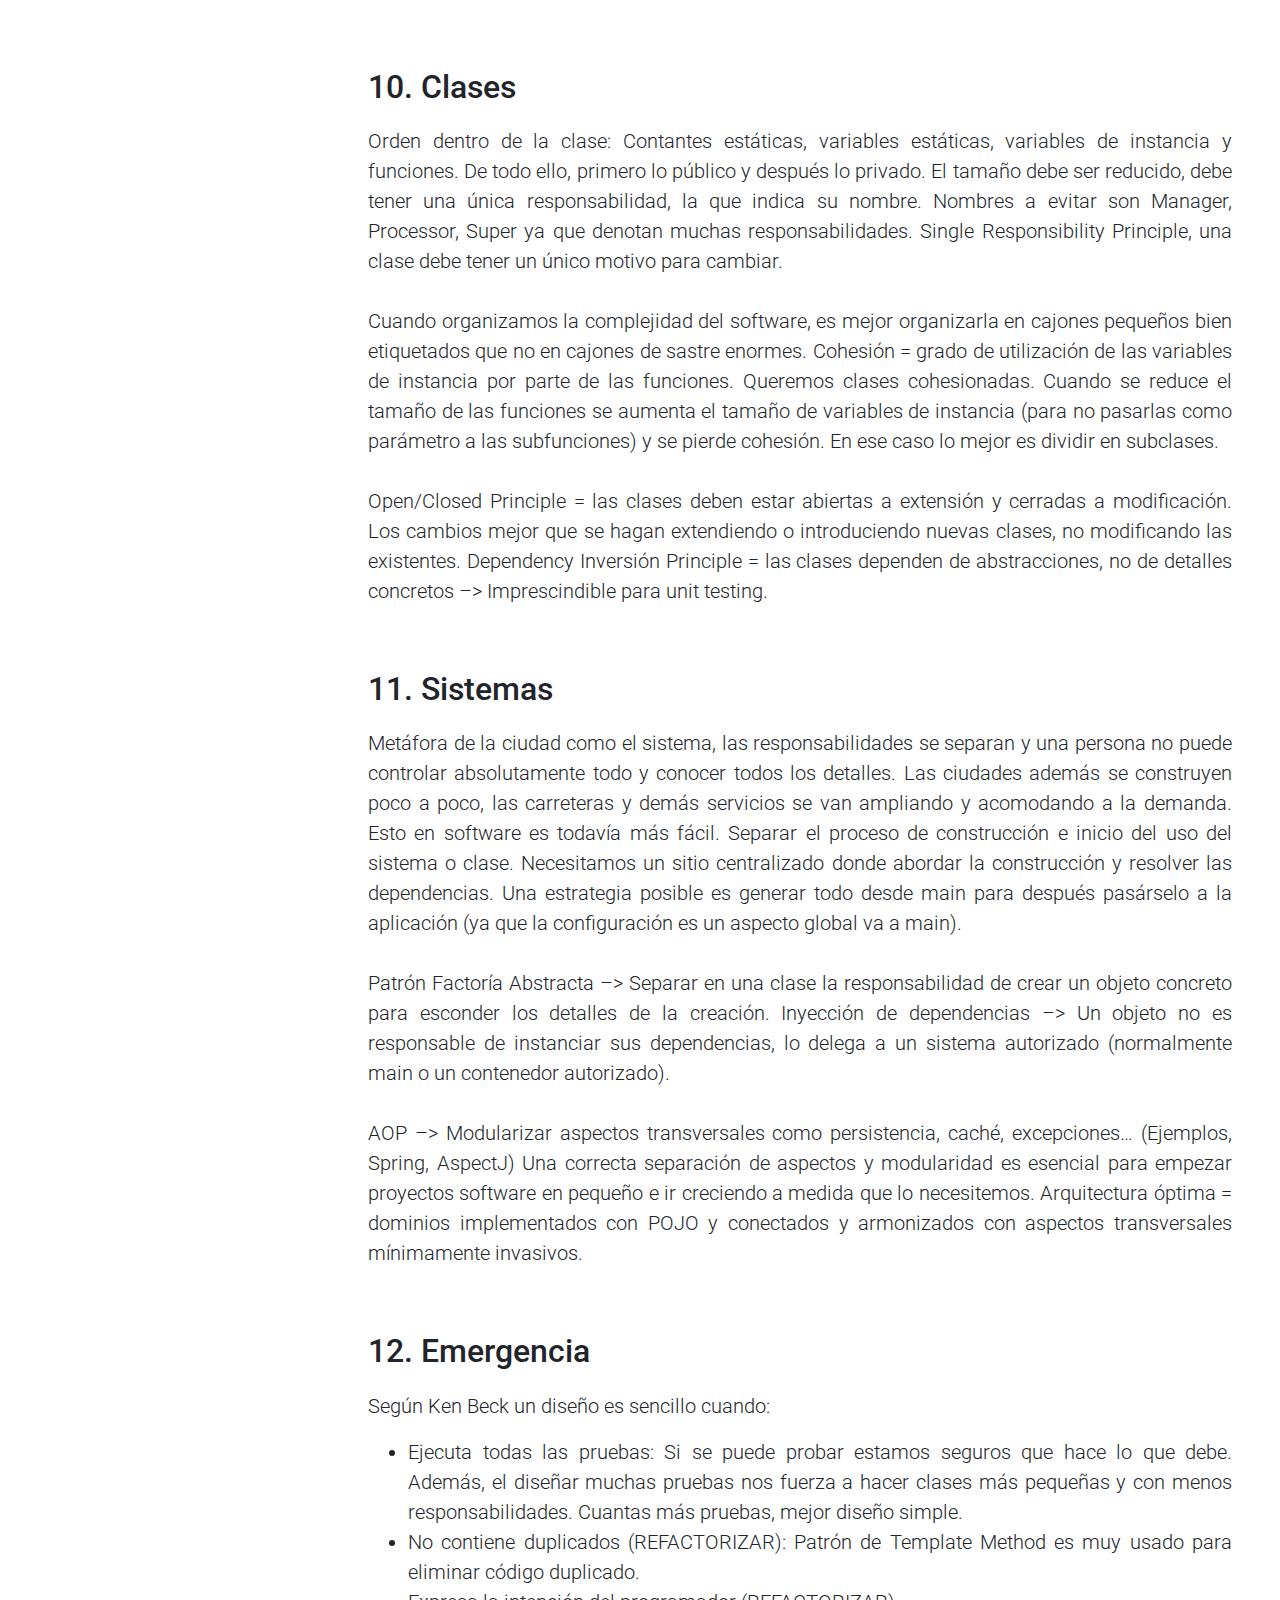
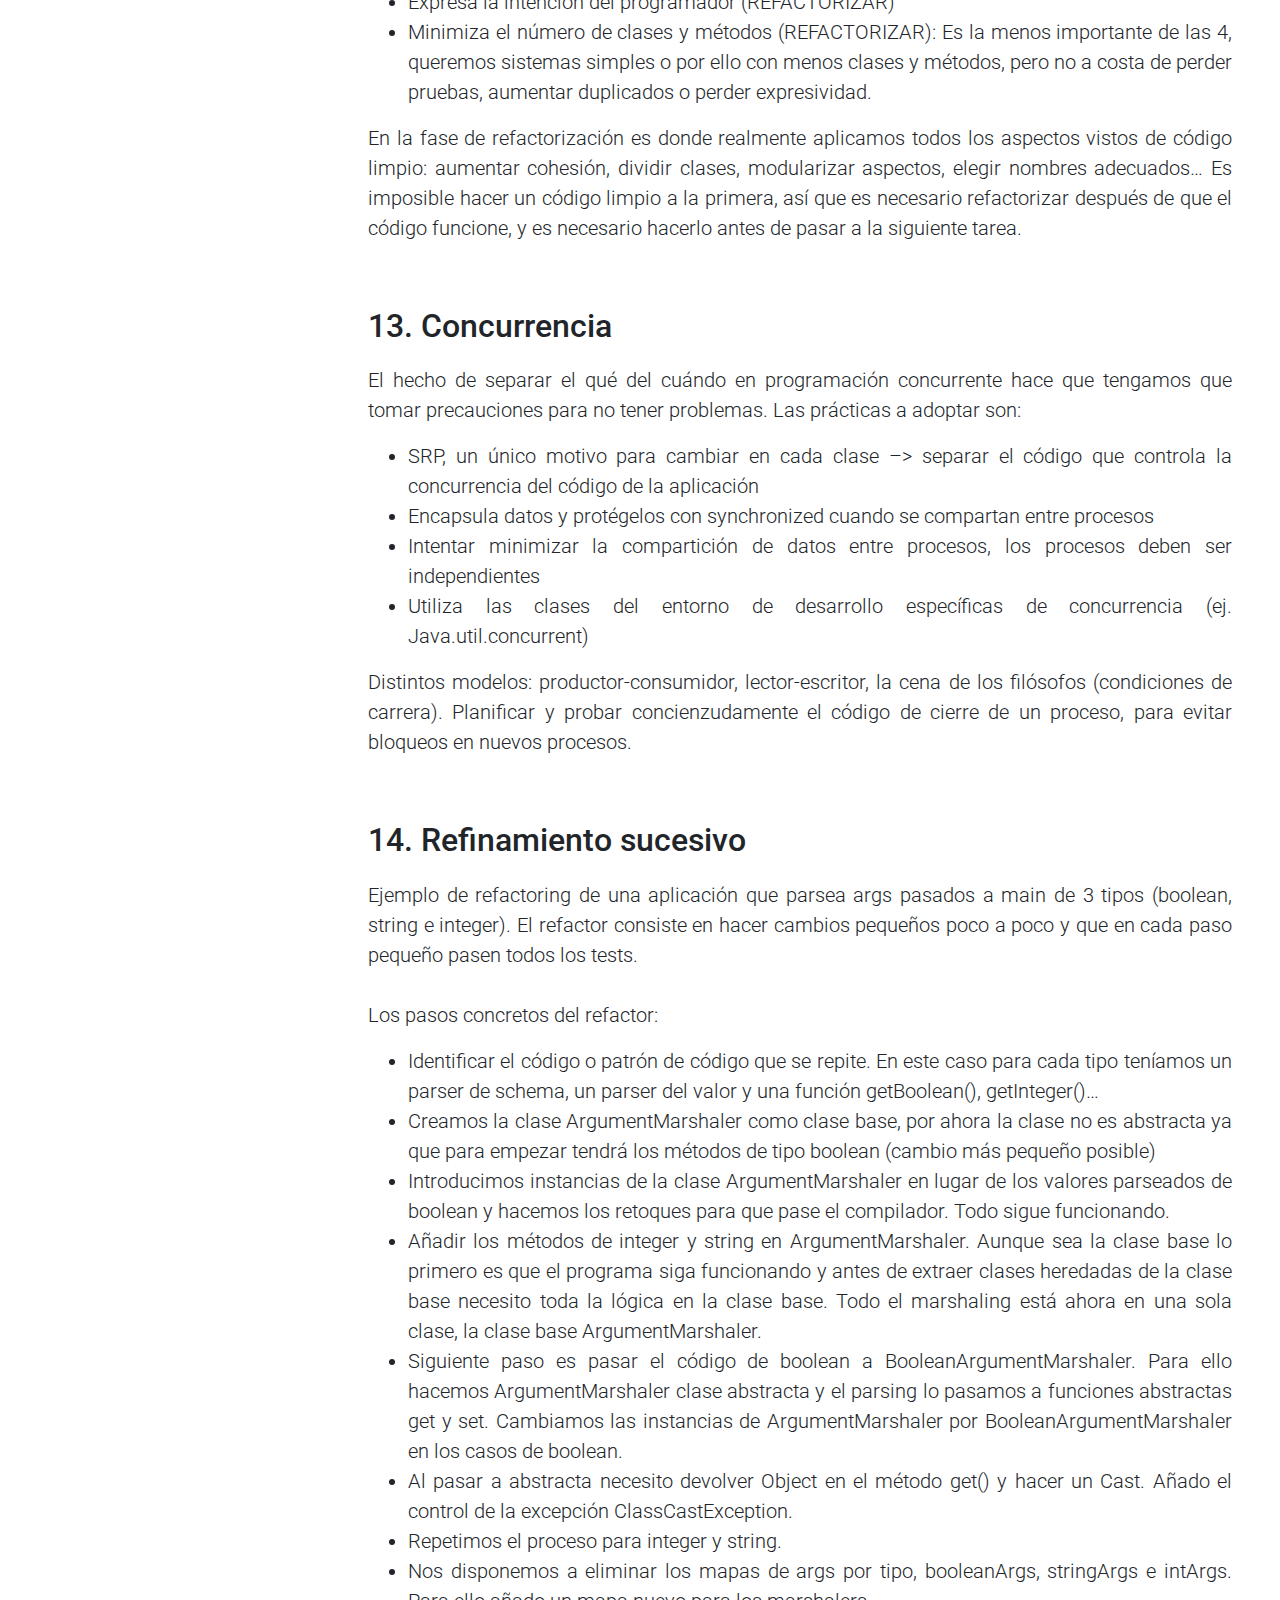
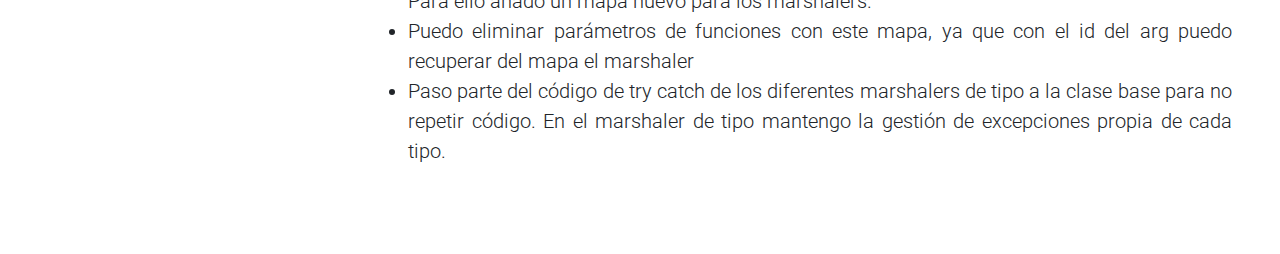
<file: bitsjaimesuarez/php/taller01/index.html>
<!doctype html>
	<html lang="es">
		<head>
			<meta charset="utf-8">
			<meta http-equiv="X-UA-Compatible" content="IE=edge,chrome=1">
			<meta name="viewport" content="width=device-width, initial-scale=1, shrink-to-fit=no">

			<title>Resumen Code Clean</title>
			<link href="https://www.jqueryscript.net/css/jquerysctipttop.css" rel="stylesheet" type="text/css">

			<link rel="stylesheet" href="https://netdna.bootstrapcdn.com/font-awesome/4.7.0/css/font-awesome.min.css">
			<link rel="stylesheet" href="assets/style.css">
			<link rel="stylesheet" href="https://stackpath.bootstrapcdn.com/bootstrap/4.3.1/css/bootstrap.min.css" integrity="sha384-ggOyR0iXCbMQv3Xipma34MD+dH/1fQ784/j6cY/iJTQUOhcWr7x9JvoRxT2MZw1T" crossorigin="anonymous">
			<link rel="preconnect" href="https://fonts.gstatic.com"><link href="https://fonts.googleapis.com/css2?family=Roboto:wght@300;500&display=swap" rel="stylesheet">
</head>
<body>

	<!-- Vertical navbar -->
	<div class="vertical-nav bg-dark" id="sidebar">
		<div class="py-4 px-3 mb-4 bg-dark">
			<div class="media-body">
				<h4 class="font-weight-white text-muted mb-0">Code Clean</h4>
				<p class="font-weight-grey text-muted mb-0">By Robert C. Martin</p>
			</div>
		</div>

		<p class="text-white font-weight-bold text-uppercase px-3 small pb-4 mb-0">Menú</p>

		<ul class="nav flex-column bg-dark mb-0">
			<li class="nav-item">
				<a href="#uno" data-ancla="uno" class="nav-link text-light bg-dark">
					<i class="fa fa-th-large mr-3 text-primary fa-fw"></i> 1. Introducción
				</a>
			</li>
			<li class="nav-item">
				<a href="#dos" data-ancla="dos"  class="nav-link text-light ">
					<i class="fa fa-th-large mr-3 text-primary fa-fw"></i> 2. Nombres con sentido
				</a>
			</li>
			<li class="nav-item">
				<a href="#tres" data-ancla="tres"  class="nav-link text-light ">
					<i class="fa fa-th-large mr-3 text-primary fa-fw"></i> 3. Funciones
				</a>
			</li>
			<li class="nav-item">
				<a href="#cuatro" data-ancla="cuatro"  class="nav-link text-light ">
					<i class="fa fa-th-large mr-3 text-primary fa-fw"></i> 4. Comentarios
				</a>
			</li>
			<li class="nav-item">
				<a href="#cinco" data-ancla="cinco"  class="nav-link text-light ">
					<i class="fa fa-th-large mr-3 text-primary fa-fw"></i> 5. Formato
				</a>
			</li>
			<li class="nav-item">
				<a href="#seis" data-ancla="seis"  class="nav-link text-light ">
					<i class="fa fa-th-large mr-3 text-primary fa-fw"></i> 6. Objetos y estructura de datos
				</a>
			</li>
			<li class="nav-item">
				<a href="#siete" data-ancla="siete"  class="nav-link text-light ">
					<i class="fa fa-th-large mr-3 text-primary fa-fw"></i> 7. Procesa errores
				</a>
			</li>
			<li class="nav-item">
				<a href="#ocho" data-ancla="ocho"  class="nav-link text-light ">
					<i class="fa fa-th-large mr-3 text-primary fa-fw"></i> 8. Límites
				</a>
			</li>
			<li class="nav-item">
				<a href="#nueve" data-ancla="nueve"  class="nav-link text-light ">
					<i class="fa fa-th-large mr-3 text-primary fa-fw"></i> 9. Pruebas unitarias
				</a>
			</li>
			<li class="nav-item">
				<a href="#diez" data-ancla="diez"  class="nav-link text-light ">
					<i class="fa fa-th-large mr-3 text-primary fa-fw"></i> 10. Clases
				</a>
			</li>
			<li class="nav-item">
				<a href="#once" data-ancla="once"  class="nav-link text-light ">
					<i class="fa fa-th-large mr-3 text-primary fa-fw"></i> 11. Sistemas
				</a>
			</li>
			<li class="nav-item">
				<a href="#doce" data-ancla="doce"  class="nav-link text-light ">
					<i class="fa fa-th-large mr-3 text-primary fa-fw"></i> 12. Emergencia
				</a>
			</li>
			<li class="nav-item">
				<a href="#trece" data-ancla="trece"  class="nav-link text-light ">
					<i class="fa fa-th-large mr-3 text-primary fa-fw"></i> 13. Concurrencia
				</a>
			</li>
			<li class="nav-item">
				<a href="#catorce" data-ancla="catorce"  class="nav-link text-light ">
					<i class="fa fa-th-large mr-3 text-primary fa-fw"></i> 14. Refinamiento sucesivo
				</a>
			</li>
		</ul>
	</div>
<!-- End vertical navbar -->

<!-- Page content holder -->
<div class="page-content p-5" id="content">
	<!-- Demo content -->
	<h1 class="display-4 "><span class="font-italic">Code Clean: Robert C. Martin</span></h1>
	<p class="lead mb-0">Resumen sobre las practicas que todo buen programador debe aprender para generar código de forma correcta.</p>

	<div class="separator"></div>

	<div class="row">
		<div class="col-lg-12 my-4">
			<a name="uno" id="uno"><h2>1. Introducción</h2></a>
			<p class="lead" style="text-align: justify;">La responsabilidad del código limpio es 100% de los programadores, su labor es defenderlo y negarse a hacer código incorrecto (¿dejaría un médico que
				le pidieran que no se lavara las manos antes de una operación?). El código limpio es la única alternativa para avanzar.
				<br /><br />
				El código limpio se caracteriza por ser elegante, eficaz, legible, mínimo, hacer solo una cosa bien de una única manera y tener pruebas unitarias. Metáfora de las
				ventanas rotas, el código incorrecto es el principio del desastre. Leemos 10:1 más código del que escribimos, no podremos escribir código si el de alrededor es ilegible.
				Regla del Boy Scout, dejar el código más limpio de lo que me lo encontré.
			</p>
		</div>

		<div class="col-lg-12 my-4">
			<a name="dos" id="dos"><h2>2. Nombres con sentido</h2></a>
			<p class="lead" style="text-align: justify;">
				Todos los nombres deben ser intencionados y descriptivos. Evita abreviaciones, prefijos, usar secuencias de números en variables y las palabras redundantes (the-, a-, -object, -info, -data).
				Usa nombres que se puedan buscar (evita variables a, e, l… usar i, j, k solo para bucles cuyo contexto sea muy acotado).

				<ul>
					<li>Es mejor usar un código en la implementación (que será privada y usada menos veces) que la interfaz => IShapeFactory, ShapeFactory —> ShapeFactory, ShapeFactoryImp.</li>
					<li>Nombres de clases: Evitar sufijos Manager o Processor. No deben ser verbos.</li>
					<li>Nombres de métodos: Utiliza verbos. Usa get y set para métodos de acceso e is para booleanos. Usa métodos estáticos con nombres con el tipo de argumento en lugar de sobrecargar
							constructores (new Complex(23.0) –> Complex.FromRealNumber(23.0))</li>
					<li>No usar juegos de palabras, chistes o sutilezas. Intentar usar siempre las mismas palabras para lo mismo (get, fetch, retrieve?). No usar una misma palabra para cosas
							distintas (add es sum o insert?).</li>
					<li>Usa nombres técnicos cuando la intención sea técnica (Factory, Visitor, Facade, …) y nombres de dominio para conceptos de dominio.</li>
					<li>Añade contexto a las variables, por ejemplo, agrupándolas en clases.</li>
					<li>Los nombres cuanto más cortos mejor, siempre que sean explícitos y claros.</li>
				</ul>
			</p>
		</div>

		<div class="col-lg-12 my-4">
			<a name="tres" id="tres"><h2>3. Funciones</h2></a>
			<p class="lead" style="text-align: justify;">
				Deben ser reducidas (~20 líneas) y con nombres descriptivos (no importan si son un poco largos). Debemos evitar el anidamiento excesivo (~complejidad ciclomática).
				Solo deben hacer una cosa. Para adivinar si una función hace más de una cosa intentamos describirla en una frase: “PARA (nombredefunción) […]”. Ej: “Para RenderPageWithSetup
				comprobamos si la página es de prueba y en caso afirmativo añadimos configuración y detalles. En cualquier caso, renderizamos en HTML”. Todo el contenido de una función debería
				estar al mismo nivel de abstracción. De igual forma, el siguiente nivel de abstracción debería estar en la función que sigue. De esta forma una clase se puede leer
				secuencialmente de arriba hacia abajo.

				<ul>
					<li>Evitar instrucciones switch en funciones escondiéndolas en clases abstractas (patrón Factory+strategy).</li>
					<li>No deberían tener más de 2 parámetros, 3 ya son muchos y más de 3 una excepción que se debe justificar. Evitar los parámetros de salida pues son confusos, mejor funciones
							que retornen valor o que se llame a una función de clase del objeto que se cambia. Argumentos booleanos evitarlos, son síntoma de que la función hace al menos 2 cosas
							(1 si es true y otra si es false), en este caso mejor hacer 2 funciones, una para cada caso.</li>
					<li>Funciones con 2 argumentos son válidas si los 2 argumentos están relacionados naturalmente, si no tienen nada que ver resultará confuso. Peor aún 3. Si podemos relacionarlos
							mejor hacer clases específicas con ellos que tengan sentido (Ej: Circle makeCircle(float x, float y, float radius) –> Circle makeCircle(Point p, float radius)).</li>
					<li>Funciones sin efectos secundarios, que hagan lo que dice su nombre y nada más oculto (Ej: checkPassword que también llama a initializeSession). Normalmente asociado a hacer una sola cosa.</li>
					<li>Funciones de comando o de consulta, pero nunca combinadas (solo una cosa).</li>
					<li>Mejor devolver excepciones que códigos de error siempre (no implica capturar las excepciones inmediatamente y el código resulta más simple).</li>
					<li>Si hay un bloque try/catch mejor simplificarlos extrayendo funciones para cada uno de los bloques (ej: try { hagoAlgoQuePuedeFallar(); } catch (Excepcion ex) { Logger.log(ex.message); }).
							Si hay try/catch en una función no debería haber nada más, si no seguro se está haciendo más de una cosa.</li>
					<li>Todas las reglas que se han descrito son muy complicadas de seguir a la primera, la primera vez que se escribe una función es común violar la mayoría de reglas, aunque con trabajo iterativo
							adicional siempre se puede mejorar.</li>
				</ul>
			</p>
		</div>

		<div class="col-lg-12 my-4">
			<a name="cuatro" id="cuatro"><h2>4. Comentarios</h2></a>
			<p class="lead" style="text-align: justify;">
				Los comentarios solo están justificados cuando no somos capaces de expresarnos con el código. En general, basta con escribir y encapsular todo en una función que se llame como lo que
				hay en el comentario.

				<ul>
					<li>Comentarios legales, de derechos de autor</li>
					<li>Comentarios informativos de lo que devuelve una función, aunque también se pueden eliminar si en el nombre de la función especificamos lo que se devuelve</li>
					<li>Explicación de la intención, decisión tomada o advertencia</li>
					<li>Cuando utilizamos librerías de terceros, que no podemos modificar los nombres de funciones</li>
					<li>Comentarios TODO, aunque no deben ser excusa para dejar código incorrecto</li>
					<li>Comentarios en API públicas (Javadoc)</li>
					<li>Comentarios incorrectos: Que dejan dudas en la explicación, redundantes, obligatorios en javadoc, de registro de cambios (para ello está el control de código fuente),
							código comentado y comentarios sobre cosas que no están en el código adyacente.</li>
				</ul>
			</p>
		</div>

		<div class="col-lg-12 my-4">
			<a name="cinco" id="cinco"><h2>5. Formato</h2></a>
			<p class="lead" style="text-align: justify;">
				El tamaño de los ficheros no debería superar las 200 líneas de media, con un límite máximo en 500.
				<br /><br />
				Metáfora del periódico:
			</p>

			<ul>
				<li>Una clase comienza con un título descriptivo y una descripción sin detalles que explica el contenido.</li>
				<li>Después vienen los detalles.</li>
				<li>El módulo o programa es una compilación de artículos grandes y pequeños.</li>
				<li>Podemos entender la clase con los métodos superiores sin necesidad de ahondar en los detalles</li>
				<li>Separación de pensamientos y bloques con líneas en blanco (como separar en párrafos).</li>
			</ul>

			<p class="lead" style="text-align: justify;">
				La distancia vertical entre elementos relacionados debe ser mínima, y como consecuencia, evitar separar elementos relacionados en 2 ficheros distintos
				(razón por la cual no se deben usar variables protected) Las variables se deben declarar lo más cerca posible a su uso. Las variables de clase (de instancia) en la parte superior,
				ya que se usan en toda la clase.
				<br /><br />
				La anchura de las líneas de código, entre 80 y 120 caracteres, no deberíamos hacer scroll horizontal para leer código. Espacios en blanco se usan para separar conceptos que
				queremos remarcar o que están desconexos con sus antecesores y predecesores. Ej: double determinant(double a, double b, double c) { return b*b – 4*a*c; }
				<br /><br />
				Intentar no romper el sangrado aunque la longitud de la función o while sea mínima, lo importante es la claridad. Cualquier equipo debería tener unas reglas convenientemente
				consensuadas. Es importante seguirlas por parte de todos, el estilo y formato debe ser siempre el mismo ya que el código es compartido.
			</p>
		</div>

		<div class="col-lg-12 my-4">
			<a name="seis" id="seis"><h2>6. Objetos y estructura de datos</h2></a>
			<p class="lead" style="text-align: justify;">
				Abstracción de los datos, se debe esconder la implementación de los datos de una clase y generar una interfaz (normalmente mediante métodos) para acceder y establecerlos,
				siempre escondiendo la implementación concreta. Clase (esconde su implementación interna) vs estructura de datos (los expone tal cual)
				<br /><br />
				Ley de Demeter: Solo debe invocar funciones de:
			</p>

			<ul>
				<li>Sí mismo</li>
				<li>Variables locales</li>
				<li>Un argumento</li>
				<li>Una variable de instancia</li>
				<li>Y no debe invocar funciones de objetos devueltos por llamadas a otras clases (ej:  a.getX().getY().getValue(); )</li>
			</ul>

			<p class="lead" style="text-align: justify;">
				Cuando tengamos esta necesidad hay que crear un método que devuelva el objeto de terceros que necesitamos (a.getXYValue();), o mejor, preguntarnos para qué necesito
				estos datos y traspasarle quizás la responsabilidad de ejecutar la acción al objeto a usar (a.doSomethingWithXYValue();). La ley de Demeter solo aplica a objetos,
				no a estructuras de datos simples.
			</p>

			<ul>
				<li>DTO = ejemplo de estructuras de datos útiles</li>
				<li>Active Record = DTO con métodos save y find, siguen sin ser objetos, son meras representaciones de un origen de datos, si queremos añadir métodos con lógica de negocio debemos
						crear clases aparte con variable de instancia interna de DTO</li>
			</ul>
		</div>

		<div class="col-lg-12 my-4">
			<a name="siete" id="siete"><h2>7. Procesa errores</h2></a>
			<p class="lead" style="text-align: justify;">
				<ul>
					<li>No usar códigos de error ya que confunden el flujo de ejecución y obligan al invocador a procesarlos inmediatamente.</li>
					<li>En los errores incluir información que nos dé contexto de dónde se ha producido el fallo.</li>
					<li>Al usar APIs de terceros siempre envolver excepciones (patrón facade).</li>
					<li>Crear clases para los casos especiales en lugar de dejar al código cliente procesar el caso excepcional (patrón caso especial, Fowler).</li>
					<li>En general no es recomendable devolver null, en su lugar es mejor devolver una excepción o un objeto de caso especial.</li>
					<li>Tampoco se debe pasar null como parámetro, a no ser que una librería de terceros espere un null. Al no haber una forma racional de controlar
							null para parámetros, evitarlo por convención es la mejor solución posible.</li>
				</ul>
			</p>
		</div>

		<div class="col-lg-12 my-4">
			<a name="ocho" id="ocho"><h2>8. Límites</h2></a>
			<p class="lead" style="text-align: justify;">
				No es conveniente utilizar clases genéricas del sistema como valores de retorno de una de nuestras API. Normalmente tienen un exceso de funcionalidad que nuestro cliente
				no necesitará. Además, si la clase genérica cambia (poco probable pero no imposible), tendremos que cambiar el código de todos los clientes. Es mejor encapsular la implementación
				con la clase genérica en una clase propia que será la que usen los clientes.
				<br /><br />
				Si usamos código de terceros, generar unit tests de sus interfaces para comprobar que entendemos cómo funciona y se comporta como esperamos. Además, esto nos sirve para
				comprobar si nuevas versiones mantienen compatibilidad con lo que usamos de esa librería.
				<br /><br />
				Para usar cualquier librería de terceros usar el patrón Adapter (además permitirá comenzar la implementación sin tener aún el sistema con un FakeAdapter y hacer unit tests).
				Todo esto va enfocado a tener el mínimo de puntos a tocar si se produce algún cambio en el límite.
			</p>
		</div>

		<div class="col-lg-12 my-4">
			<a name="nueve" id="nueve"><h2>9. Pruebas unitarias</h2></a>
			<p class="lead" style="text-align: justify;">3 leyes de TDD:</p>

			<ul>
				<li>No hay que crear código hasta que haya fallado un unit test</li>
				<li>No hay que crear nunca más de una prueba que falle</li>
				<li>El código creado debe ser el mínimo para que la prueba pase</li>
			</ul>

			<p class="lead" style="text-align: justify;">~30 segundos en hacer los 3 pasos aprox. Las pruebas al tener que evolucionar al mismo ritmo que el código, deben ser igualmente mantenibles y respetar las mismas reglas de código limpio.
				Las pruebas son la clave del desarrollo ágil, permiten hacer cambios sin temor a romper nada que funcione.
				<br /><br />
				En las pruebas es todavía más importante la legibilidad que en el código de producción. Evitar métodos muy largos con todos los detalles de implementación, es mejor que se lea
				claramente la estructura Arrange-Act-Assert de las pruebas escondiendo los detalles en métodos. Es común refactorizar código de unit tests y acabar en una API de pruebas.
				También es común penalizar el rendimiento a favor de la legibilidad ya que las pruebas nunca se ejecutarán en entorno productivo. Está permitido hacer más de un assert en una prueba,
				pero sí se debe cumplir que el número de asserts sea mínimo. Lo que sí se debe cumplir siempre es que solo se prueba una cosa en cada test.
				<br /><br />
				5 reglas para pruebas limpias: FIRST</p>

				<ul>
					<li><strong>F</strong>ast</li>
					<li><strong>I</strong>ndependent, si son dependientes provocarán un fallo en cascada</li>
					<li><strong>R</strong>epetition, se deben poder repetir en cualquier entorno, incluso sin red</li>
					<li><strong>S</strong>elf-Validating, o aciertan o fallan</li>
					<li><strong>T</strong>imely, se hacen antes del código porque si la haces después te dará pereza y acabarás por no probar</li>
				</ul>
			</p>
		</div>

		<div class="col-lg-12 my-4">
			<a name="diez" id="diez"><h2>10. Clases</h2></a>
			<p class="lead" style="text-align: justify;">
				Orden dentro de la clase: Contantes estáticas, variables estáticas, variables de instancia y funciones. De todo ello, primero lo público y después lo privado. El tamaño debe
				ser reducido, debe tener una única responsabilidad, la que indica su nombre. Nombres a evitar son Manager, Processor, Super ya que denotan muchas responsabilidades. Single
				Responsibility Principle, una clase debe tener un único motivo para cambiar.
				<br /><br />
				Cuando organizamos la complejidad del software, es mejor organizarla en cajones pequeños bien etiquetados que no en cajones de sastre enormes. Cohesión = grado de utilización
				de las variables de instancia por parte de las funciones. Queremos clases cohesionadas. Cuando se reduce el tamaño de las funciones se aumenta el tamaño de variables de instancia
				(para no pasarlas como parámetro a las subfunciones) y se pierde cohesión. En ese caso lo mejor es dividir en subclases.
				<br /><br />
				Open/Closed Principle = las clases deben estar abiertas a extensión y cerradas a modificación. Los cambios mejor que se hagan extendiendo o introduciendo nuevas clases,
				no modificando las existentes. Dependency Inversión Principle = las clases dependen de abstracciones, no de detalles concretos –> Imprescindible para unit testing.
			</p>
		</div>

		<div class="col-lg-12 my-4">
			<a name="once" id="once"><h2>11. Sistemas</h2></a>
			<p class="lead" style="text-align: justify;">
				Metáfora de la ciudad como el sistema, las responsabilidades se separan y una persona no puede controlar absolutamente todo y conocer todos los detalles. Las ciudades
				además se construyen poco a poco, las carreteras y demás servicios se van ampliando y acomodando a la demanda. Esto en software es todavía más fácil. Separar el proceso de
				construcción e inicio del uso del sistema o clase. Necesitamos un sitio centralizado donde abordar la construcción y resolver las dependencias. Una estrategia posible es
				generar todo desde main para después pasárselo a la aplicación (ya que la configuración es un aspecto global va a main).
				<br /><br />
				Patrón Factoría Abstracta –> Separar en una clase la responsabilidad de crear un objeto concreto para esconder los detalles de la creación. Inyección de dependencias –> Un objeto
				no es responsable de instanciar sus dependencias, lo delega a un sistema autorizado (normalmente main o un contenedor autorizado).
				<br /><br />
				AOP –> Modularizar aspectos transversales como persistencia, caché, excepciones… (Ejemplos, Spring, AspectJ) Una correcta separación de aspectos y modularidad es esencial para
				empezar proyectos software en pequeño e ir creciendo a medida que lo necesitemos. Arquitectura óptima = dominios implementados con POJO y conectados y armonizados con aspectos
				transversales mínimamente invasivos.
			</p>
		</div>

		<div class="col-lg-12 my-4">
			<a name="doce" id="doce"><h2>12. Emergencia</h2></a>
			<p class="lead" style="text-align: justify;">
				Según Ken Beck un diseño es sencillo cuando:
			</p>

			<ul>
				<li>Ejecuta todas las pruebas: Si se puede probar estamos seguros que hace lo que debe. Además, el diseñar muchas pruebas nos fuerza a hacer clases más pequeñas y con menos
						responsabilidades. Cuantas más pruebas, mejor diseño simple.</li>
				<li>No contiene duplicados (REFACTORIZAR): Patrón de Template Method es muy usado para eliminar código duplicado.</li>
				<li>Expresa la intención del programador (REFACTORIZAR)</li>
				<li>Minimiza el número de clases y métodos (REFACTORIZAR): Es la menos importante de las 4, queremos sistemas simples o por ello con menos clases y métodos, pero no a costa
						de perder pruebas, aumentar duplicados o perder expresividad.</li>
			</ul>

			<p class="lead" style="text-align: justify;">
				En la fase de refactorización es donde realmente aplicamos todos los aspectos vistos de código limpio: aumentar cohesión, dividir clases, modularizar aspectos, elegir nombres
				adecuados… Es imposible hacer un código limpio a la primera, así que es necesario refactorizar después de que el código funcione, y es necesario hacerlo antes de pasar a la siguiente tarea.
			</p>
		</div>

		<div class="col-lg-12 my-4">
			<a name="trece" id="trece"><h2>13. Concurrencia</h2></a>
			<p class="lead" style="text-align: justify;">
				El hecho de separar el qué del cuándo en programación concurrente hace que tengamos que tomar precauciones para no tener problemas. Las prácticas a adoptar son:
			</p>

			<ul>
				<li>SRP, un único motivo para cambiar en cada clase –> separar el código que controla la concurrencia del código de la aplicación</li>
				<li>Encapsula datos y protégelos con synchronized cuando se compartan entre procesos</li>
				<li>Intentar minimizar la compartición de datos entre procesos, los procesos deben ser independientes</li>
				<li>Utiliza las clases del entorno de desarrollo específicas de concurrencia (ej. Java.util.concurrent)</li>
			</ul>

			<p class="lead" style="text-align: justify;">
				Distintos modelos: productor-consumidor, lector-escritor, la cena de los filósofos (condiciones de carrera). Planificar y probar concienzudamente el código de cierre de un proceso,
				para evitar bloqueos en nuevos procesos.
			</p>
		</div>

		<div class="col-lg-12 my-4">
			<a name="catorce" id="catorce"><h2>14. Refinamiento sucesivo</h2></a>
			<p class="lead" style="text-align: justify;">
				Ejemplo de refactoring de una aplicación que parsea args pasados a main de 3 tipos (boolean, string e integer). El refactor consiste en hacer cambios pequeños poco a poco y que
				en cada paso pequeño pasen todos los tests.
				<br /><br />
				Los pasos concretos del refactor:

				<ul>
					<li>Identificar el código o patrón de código que se repite. En este caso para cada tipo teníamos un parser de schema, un parser del valor y una función getBoolean(), getInteger()…</li>
					<li>Creamos la clase ArgumentMarshaler como clase base, por ahora la clase no es abstracta ya que para empezar tendrá los métodos de tipo boolean (cambio más pequeño posible)</li>
					<li>Introducimos instancias de la clase ArgumentMarshaler en lugar de los valores parseados de boolean y hacemos los retoques para que pase el compilador. Todo sigue funcionando.</li>
					<li>Añadir los métodos de integer y string en ArgumentMarshaler. Aunque sea la clase base lo primero es que el programa siga funcionando y antes de extraer clases heredadas de la clase
							base necesito toda la lógica en la clase base. Todo el marshaling está ahora en una sola clase, la clase base ArgumentMarshaler.</li>
					<li>Siguiente paso es pasar el código de boolean a BooleanArgumentMarshaler. Para ello hacemos ArgumentMarshaler clase abstracta y el parsing lo pasamos a funciones abstractas get y set.
							Cambiamos las instancias de ArgumentMarshaler por BooleanArgumentMarshaler en los casos de boolean.</li>
					<li>Al pasar a abstracta necesito devolver Object en el método get() y hacer un Cast. Añado el control de la excepción ClassCastException.</li>
					<li>Repetimos el proceso para integer y string.</li>
					<li>Nos disponemos a eliminar los mapas de args por tipo, booleanArgs, stringArgs e intArgs. Para ello añado un mapa nuevo para los marshalers.</li>
					<li>Puedo eliminar parámetros de funciones con este mapa, ya que con el id del arg puedo recuperar del mapa el marshaler</li>
					<li>Paso parte del código de try catch de los diferentes marshalers de tipo a la clase base para no repetir código. En el marshaler de tipo mantengo la gestión de excepciones
							propia de cada tipo.</li>
				</ul>
			</p>
		</div>
	</div>
</div>
<!-- End content -->

<a id="back-to-top" href="#" class="btn btn-light btn-lg back-to-top" role="button"><i class="fa fa-chevron-up"></i></a>

<script src="https://cdnjs.cloudflare.com/ajax/libs/jquery/2.1.3/jquery.min.js"></script>
<script src="https://stackpath.bootstrapcdn.com/bootstrap/4.3.1/js/bootstrap.min.js"></script>
<script src="assets/taller.js"></script>

</body>
</html>
</file>
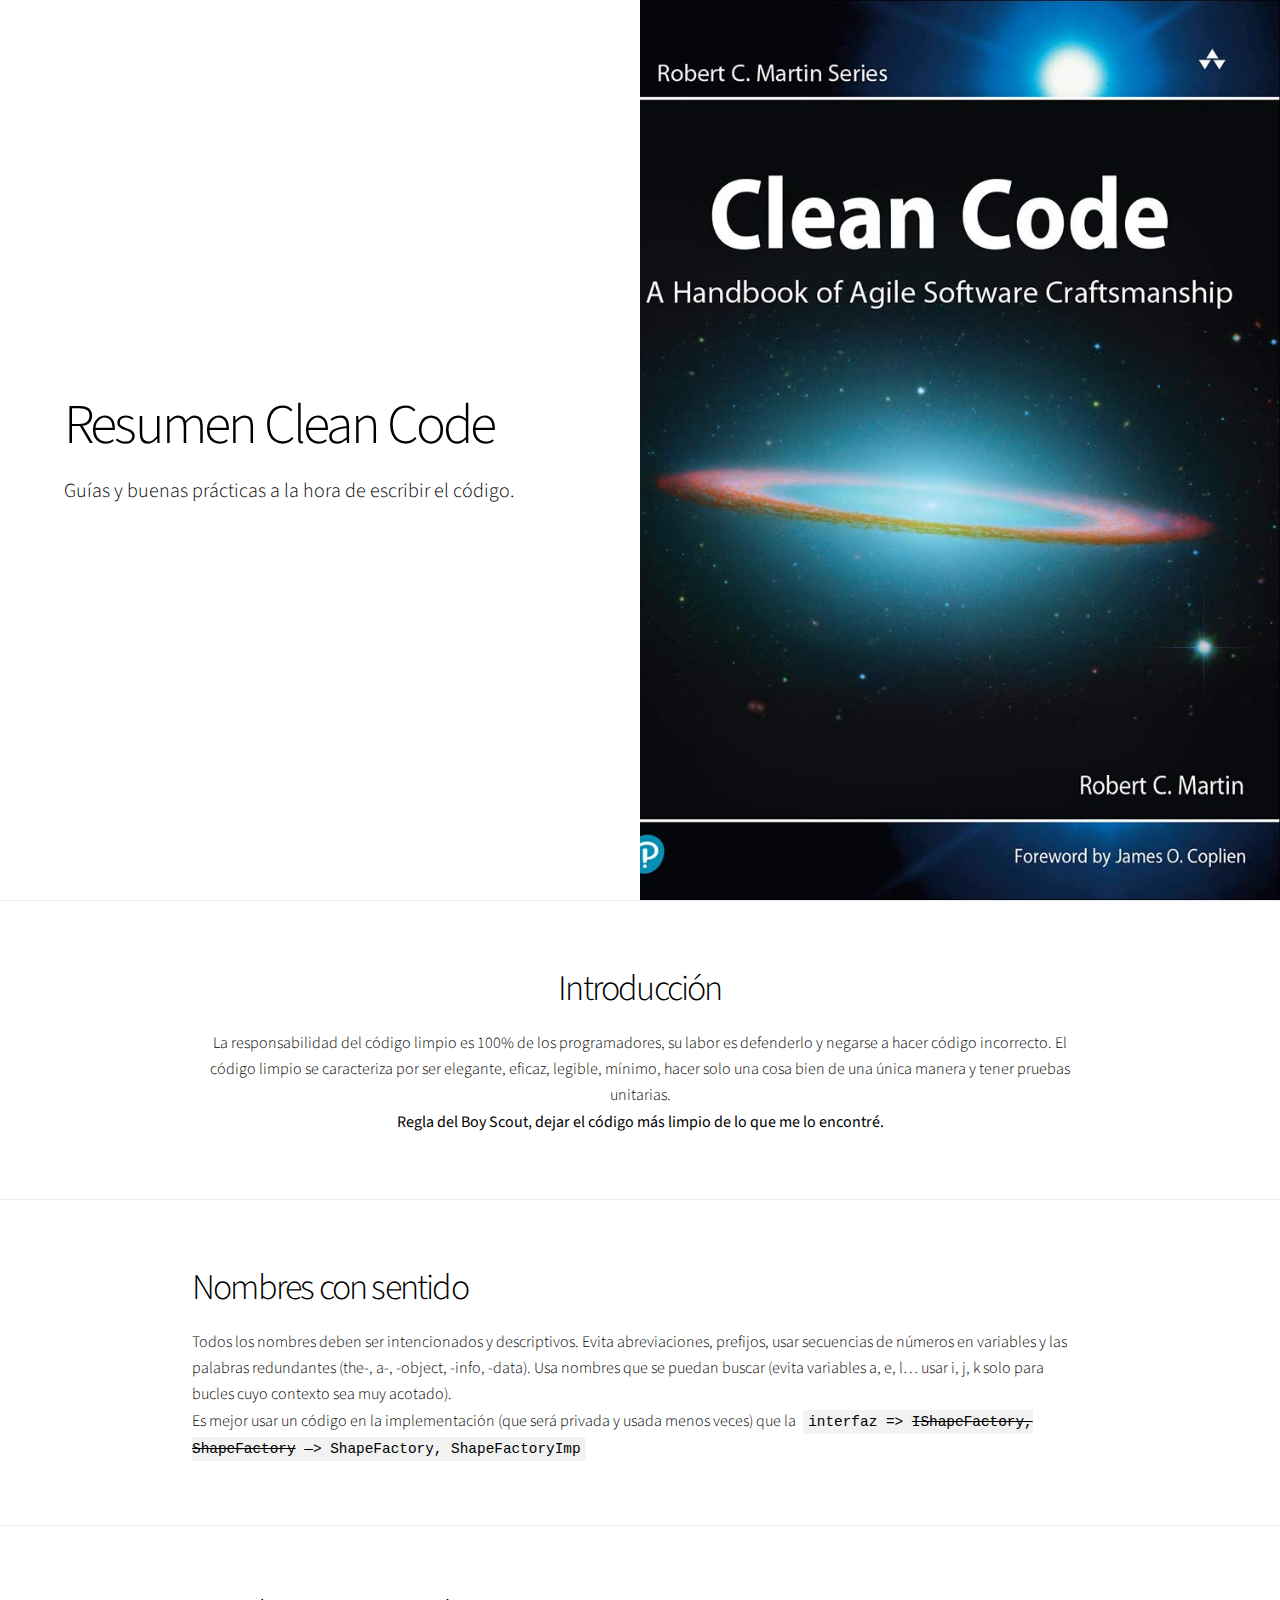
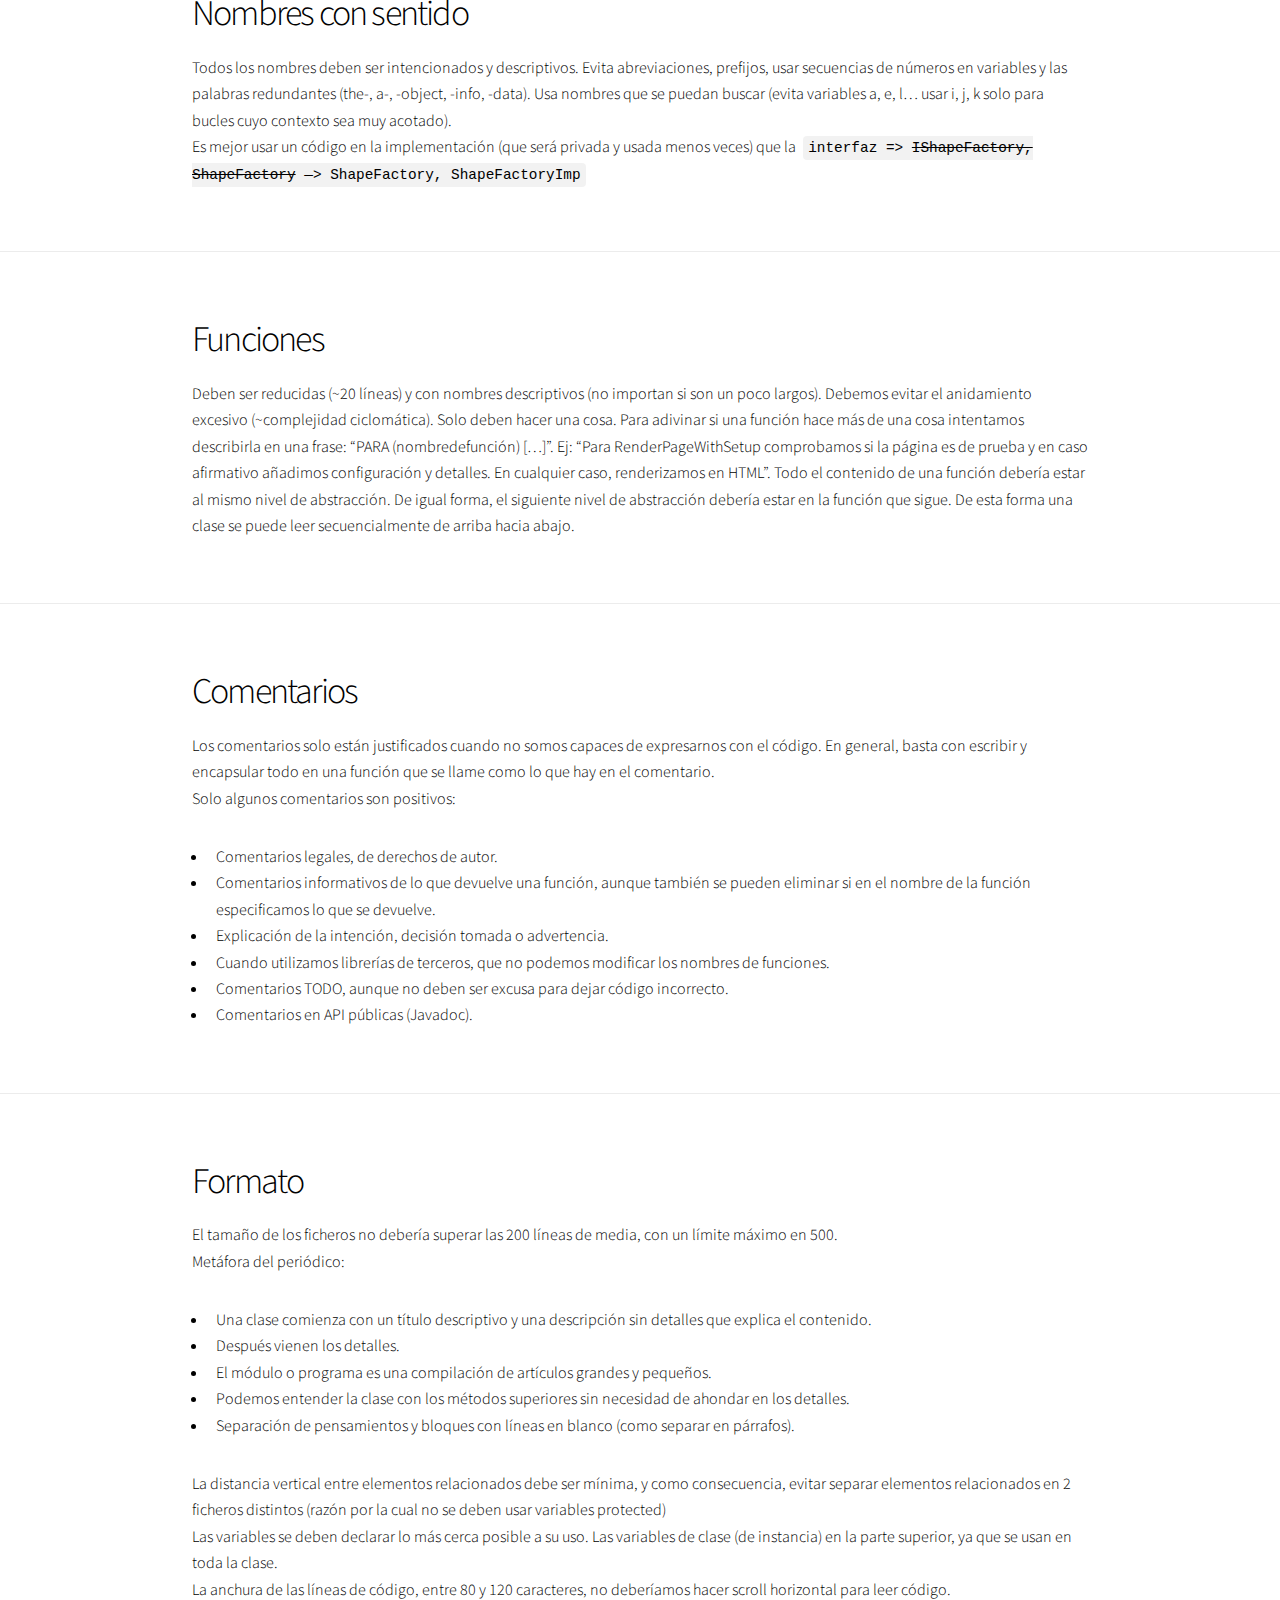
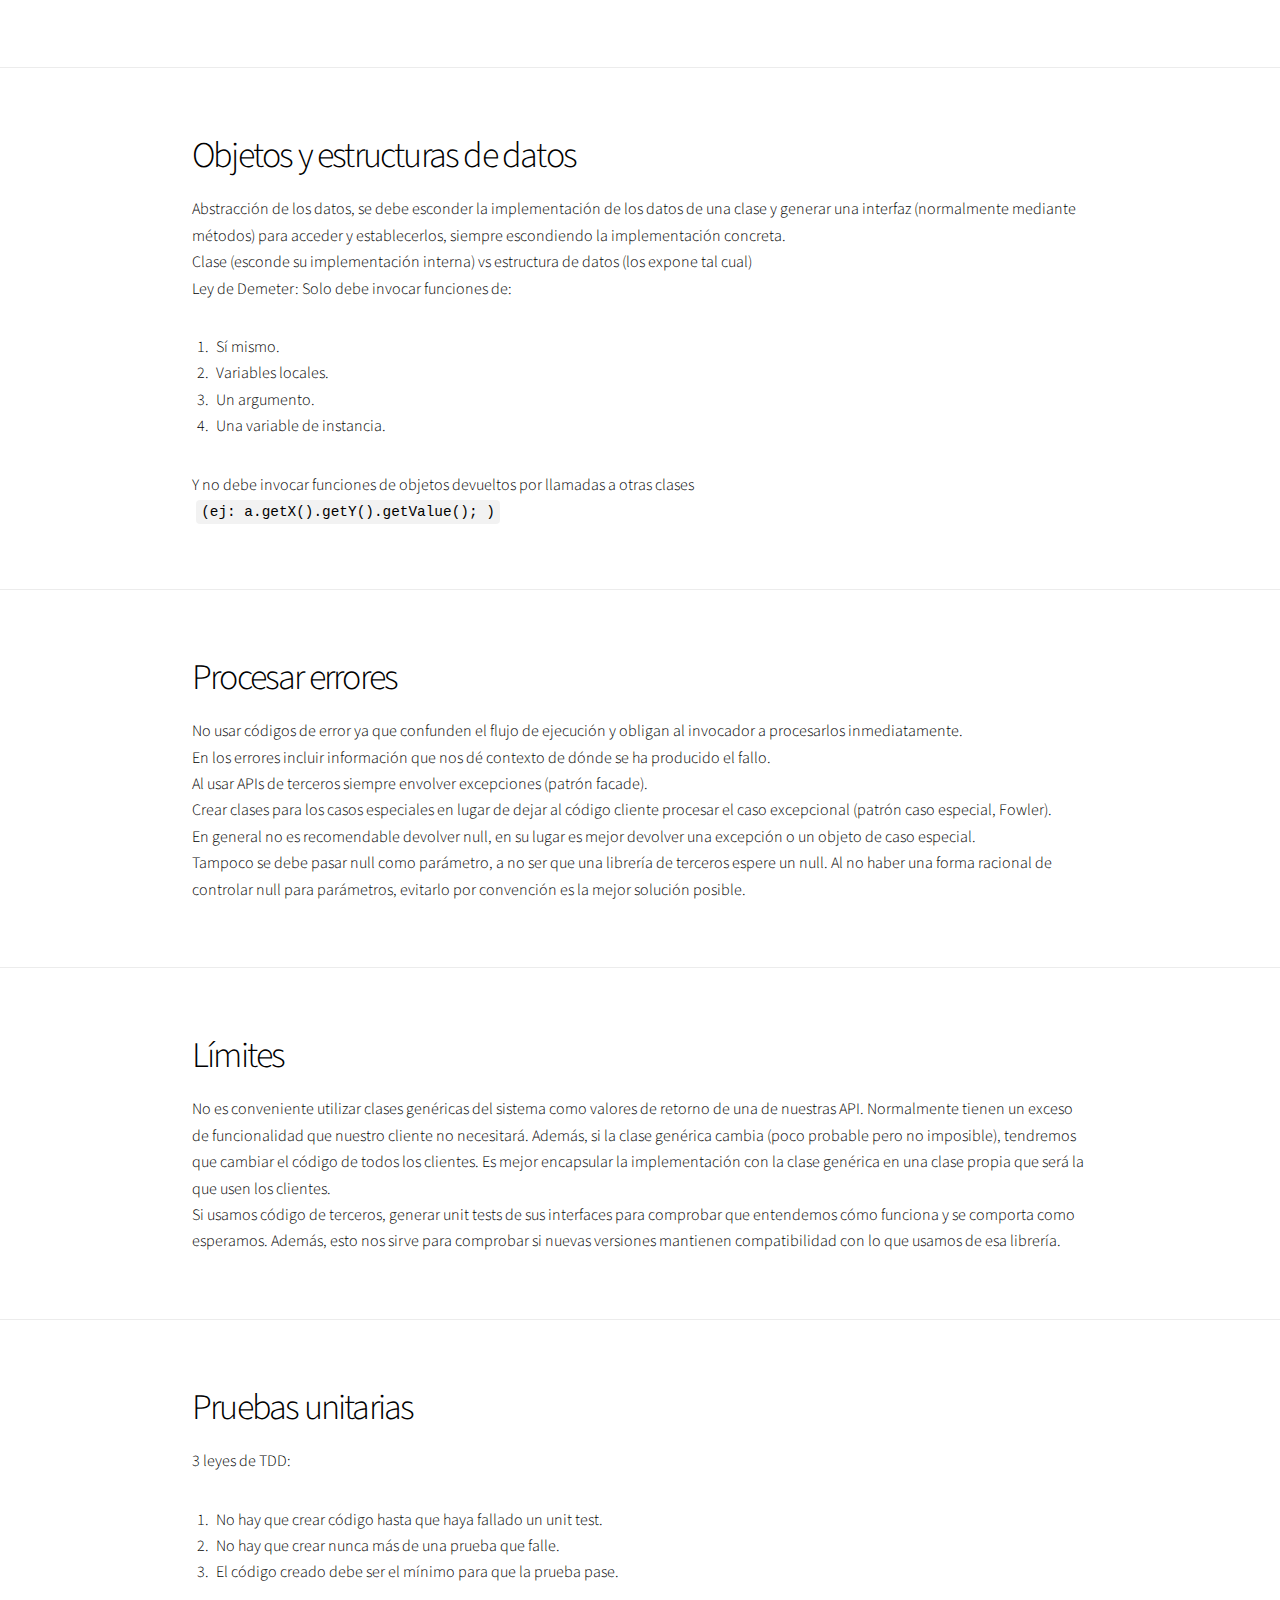
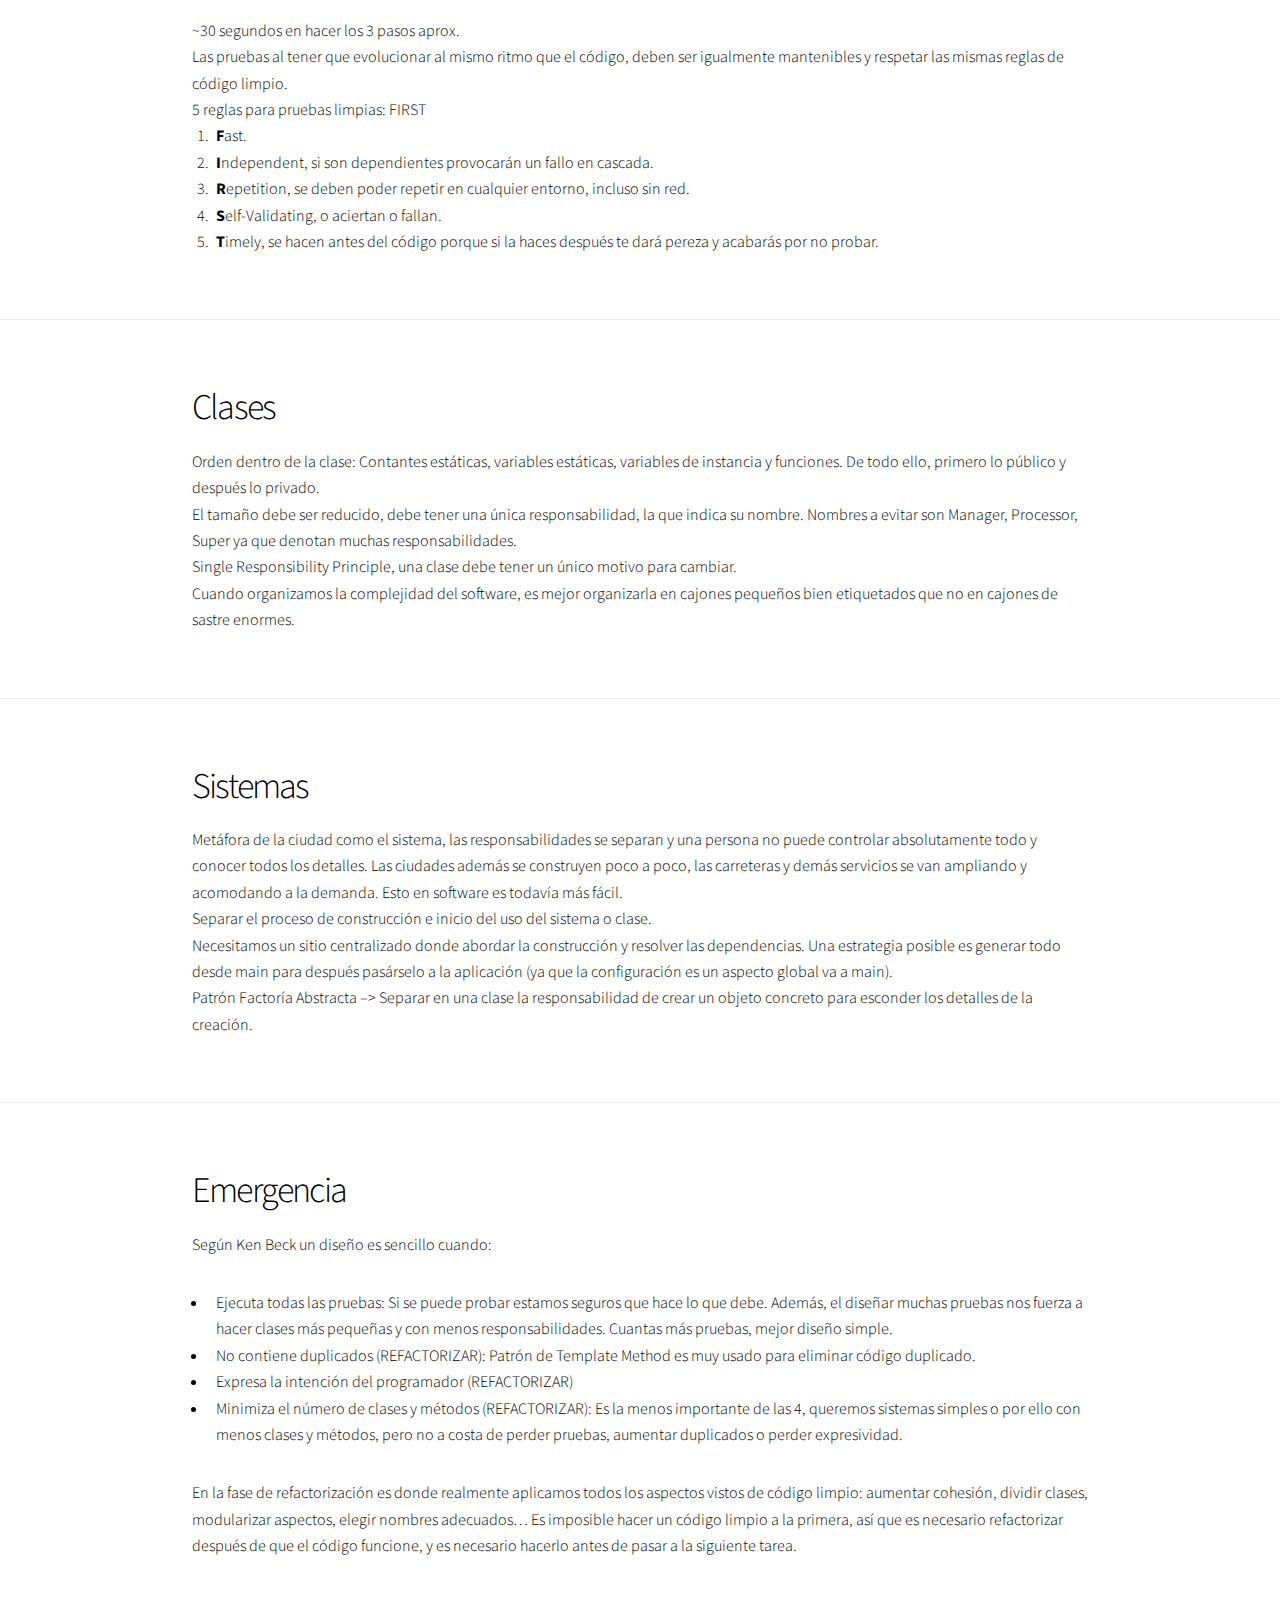
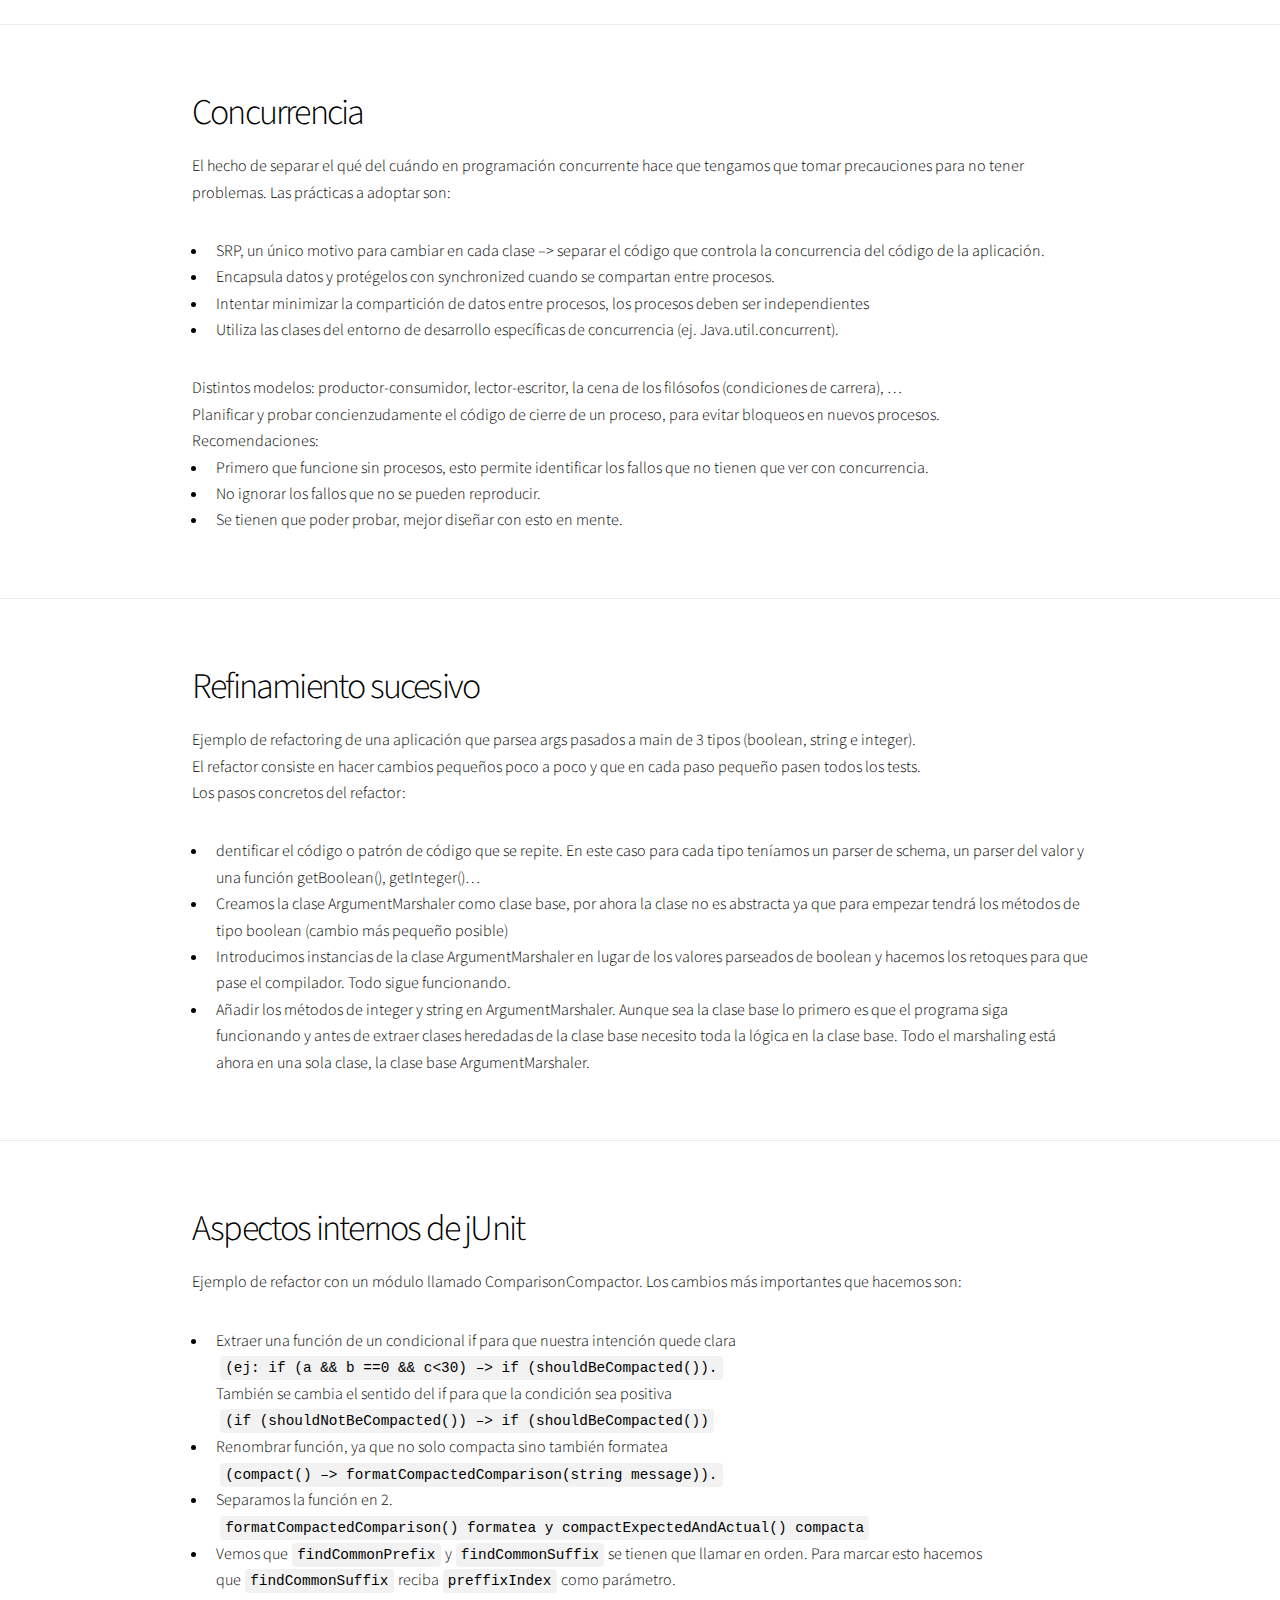
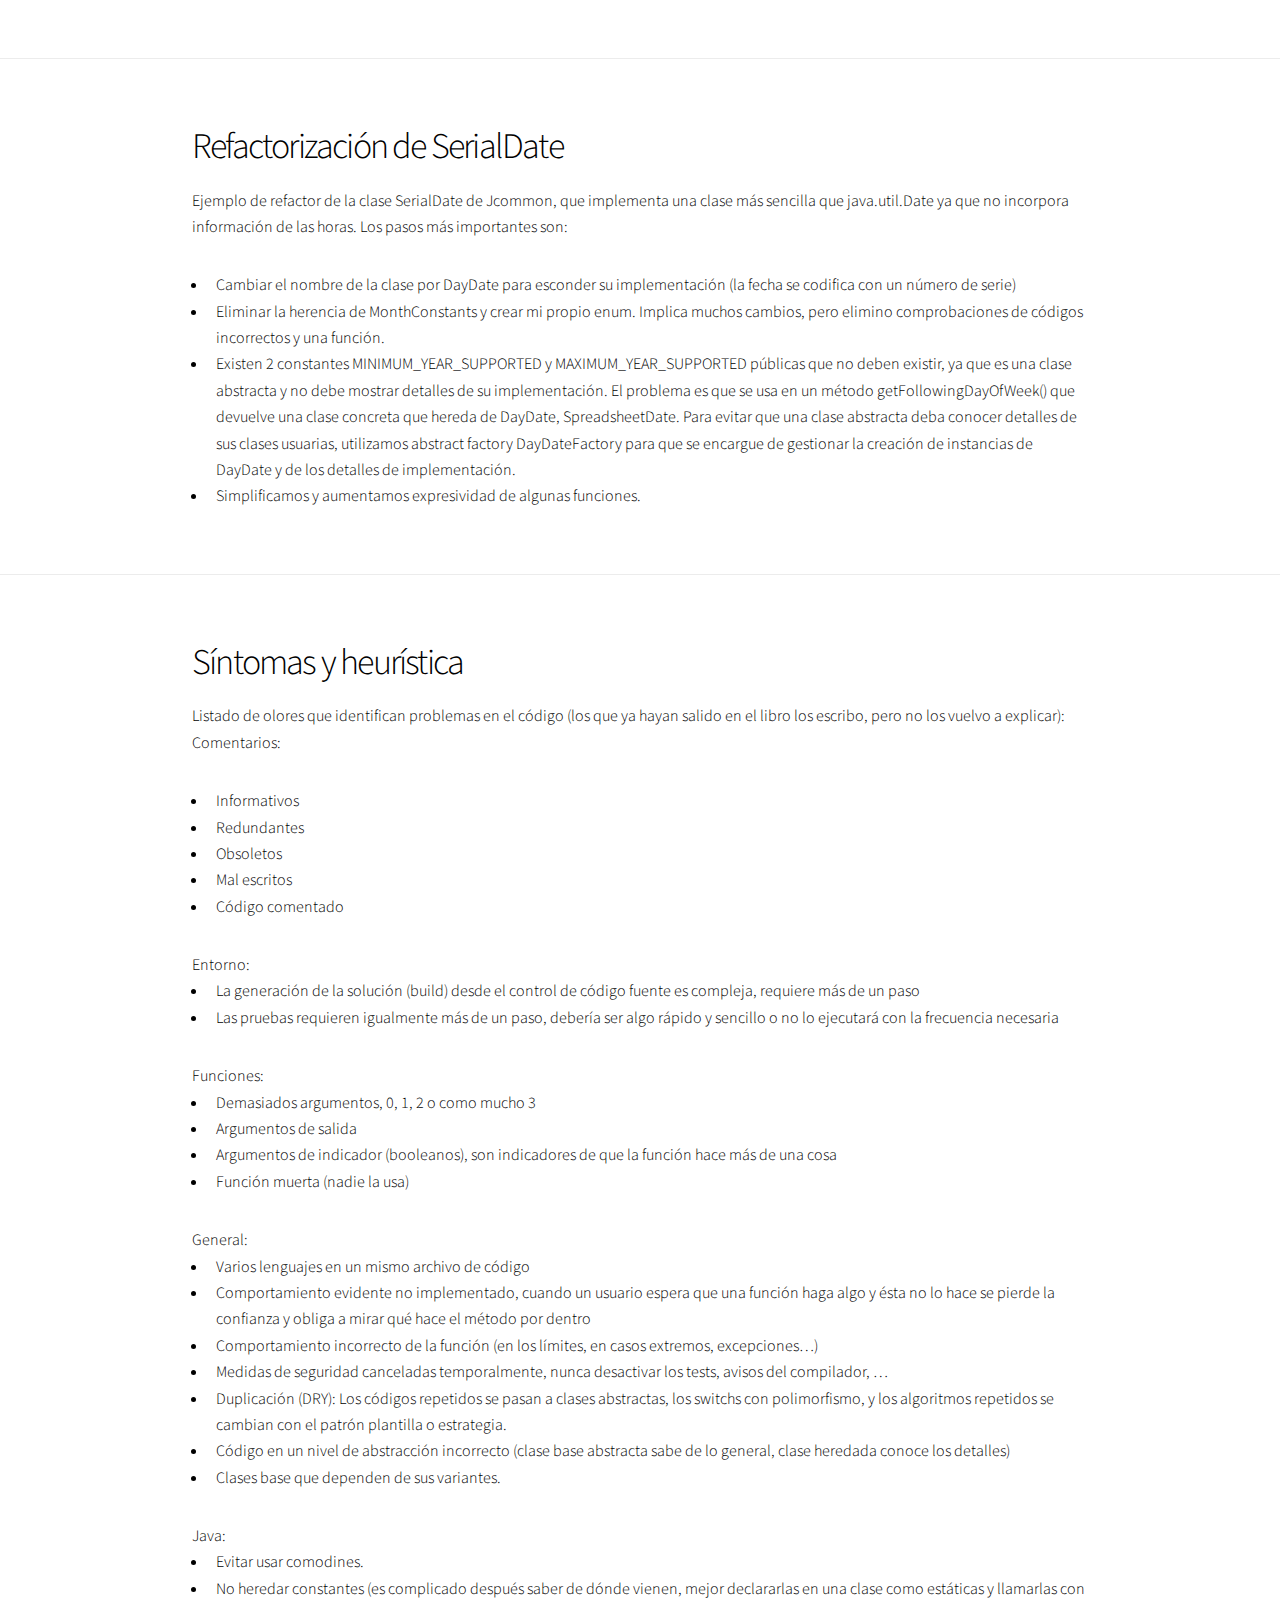
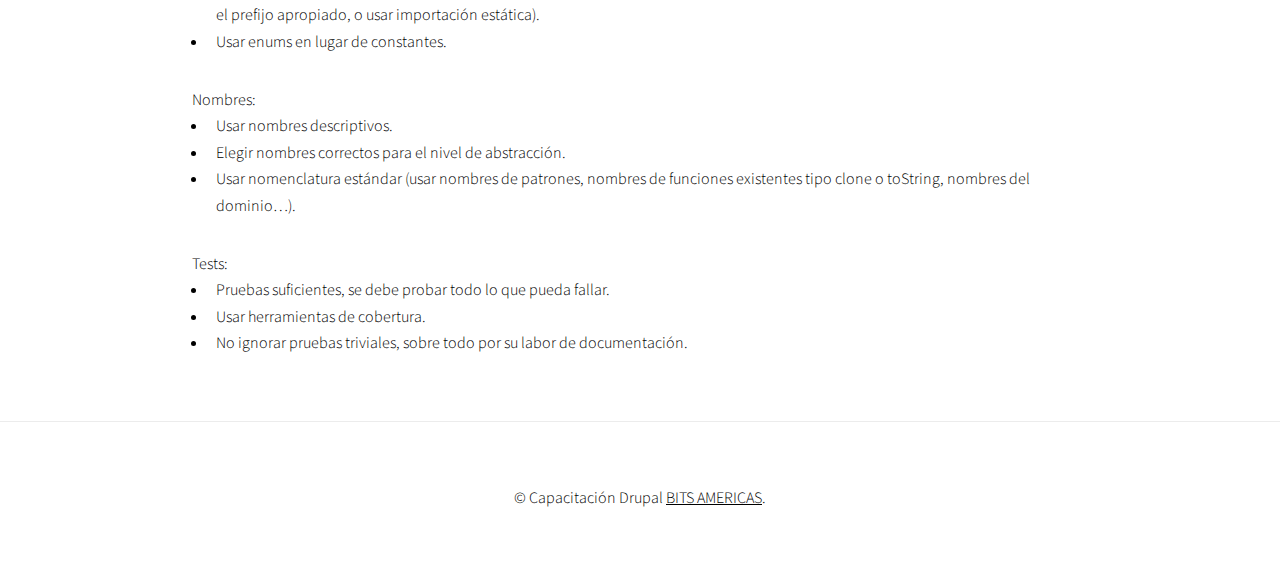
<file: bitsjeffreeytaylor/php/taller01/index.html>
<!DOCTYPE HTML>
<!--
	Story by HTML5 UP
	html5up.net | @ajlkn
	Free for personal and commercial use under the CCA 3.0 license (html5up.net/license)
-->
<html>
	<head>
		<title>Clean Code</title>
		<meta charset="utf-8" />
		<meta name="viewport" content="width=device-width, initial-scale=1, user-scalable=no" />
		<link rel="stylesheet" href="assets/css/main.css" />
		<noscript><link rel="stylesheet" href="assets/css/noscript.css" /></noscript>
	</head>
	<body class="is-preload">

		<!-- Wrapper -->
			<div id="wrapper" class="divided">

				<!-- Banner -->
				<section class="banner style1 orient-left content-align-left image-position-right fullscreen onload-image-fade-in onload-content-fade-right">
					<div class="content">
						<h1>Resumen Clean Code</h1>
						<p class="major">Guías y buenas prácticas a la hora de escribir el código.</p>
						<!-- <ul class="actions stacked">
							<li><a href="#first" class="button big wide smooth-scroll-middle">Get Started</a></li>
						</ul> -->
					</div>
					<div class="image">
						<img src="images/img-libro.jpg" alt="" />
					</div>
				</section>
				

				<!-- Introducción -->
				<section class="wrapper style1 align-center">
					<div class="inner">
						<h2>Introducción</h2>
						<p>La responsabilidad del código limpio es 100% de los programadores, su labor es defenderlo y negarse a hacer código incorrecto.
							El código limpio se caracteriza por ser elegante, eficaz, legible, mínimo, hacer solo una cosa bien de una única manera y tener pruebas unitarias. <br>
							 <b>Regla del Boy Scout, dejar el código más limpio de lo que me lo encontré.</b>
						</p>
					</div>
				</section>

				<!-- prueba -->
				<section class="spotlight style1 orient-left content-align-left image-position-center onscroll-image-fade-in">
					<div class="content">
						<h2>Nombres con sentido</h2>
						<p>Todos los nombres deben ser intencionados y descriptivos. Evita abreviaciones, prefijos, usar secuencias 
							de números en variables y las palabras redundantes (the-, a-, -object, -info, -data). Usa nombres que se 
							puedan buscar (evita variables a, e, l… usar i, j, k solo para bucles cuyo contexto sea muy acotado).
							<br>
							Es mejor usar un código en la implementación (que será privada y usada menos veces) que la 
							<code>interfaz => <strike>IShapeFactory, ShapeFactory</strike> —> ShapeFactory, ShapeFactoryImp</code> 
						</p>
					</div>
				</section>






				<!-- 2 -->
				<section class="spotlight style1 orient-left content-align-left image-position-center onscroll-image-fade-in">
					<div class="content">
						<h2>Nombres con sentido</h2>
						<p>Todos los nombres deben ser intencionados y descriptivos. Evita abreviaciones, prefijos, usar secuencias 
							de números en variables y las palabras redundantes (the-, a-, -object, -info, -data). Usa nombres que se 
							puedan buscar (evita variables a, e, l… usar i, j, k solo para bucles cuyo contexto sea muy acotado).
							<br>
							Es mejor usar un código en la implementación (que será privada y usada menos veces) que la 
							<code>interfaz => <strike>IShapeFactory, ShapeFactory</strike> —> ShapeFactory, ShapeFactoryImp</code> 
						</p>
					</div>
				</section>

				<!-- 3 -->
				<section class="spotlight style1 orient-left content-align-left image-position-center onscroll-image-fade-in">
					<div class="content">
						<h2>Funciones</h2>
						<p>Deben ser reducidas (~20 líneas) y con nombres descriptivos (no importan si son un poco largos). Debemos 
							evitar el anidamiento excesivo (~complejidad ciclomática). Solo deben hacer una cosa. Para adivinar si 
							una función hace más de una cosa intentamos describirla en una frase: “PARA (nombredefunción) […]”. Ej: 
							“Para RenderPageWithSetup comprobamos si la página es de prueba y en caso afirmativo añadimos configuración 
							y detalles. En cualquier caso, renderizamos en HTML”. Todo el contenido de una función debería estar al mismo 
							nivel de abstracción. De igual forma, el siguiente nivel de abstracción debería estar en la función que sigue. 
							De esta forma una clase se puede leer secuencialmente de arriba hacia abajo.
						</p>
					</div>
				</section>

				<!-- 4 -->
				<section class="spotlight style1 orient-left content-align-left image-position-center onscroll-image-fade-in">
					<div class="content">
						<h2>Comentarios</h2>
						<p>Los comentarios solo están justificados cuando no somos capaces de expresarnos con el código. En general, basta 
							con escribir y encapsular todo en una función que se llame como lo que hay en el comentario.
							<br>
							Solo algunos comentarios son positivos:
							<ul>
								<li>Comentarios legales, de derechos de autor.</li>
								<li>Comentarios informativos de lo que devuelve una función, aunque también se pueden eliminar si en el nombre 
									de la función especificamos lo que se devuelve.</li>
								<li>Explicación de la intención, decisión tomada o advertencia.</li>
								<li>Cuando utilizamos librerías de terceros, que no podemos modificar los nombres de funciones.</li>
								<li>Comentarios TODO, aunque no deben ser excusa para dejar código incorrecto.</li>
								<li>Comentarios en API públicas (Javadoc).</li>
							</ul>
						</p>
					</div>
				</section>

				<!-- 5 -->
				<section class="spotlight style1 orient-left content-align-left image-position-center onscroll-image-fade-in">
					<div class="content">
						<h2>Formato</h2>
						<p>El tamaño de los ficheros no debería superar las 200 líneas de media, con un límite máximo en 500.
							<br>
							Metáfora del periódico:
							<ul>
								<li>Una clase comienza con un título descriptivo y una descripción sin detalles que explica el contenido.</li>
								<li>Después vienen los detalles.</li>
								<li>El módulo o programa es una compilación de artículos grandes y pequeños.</li>
								<li>Podemos entender la clase con los métodos superiores sin necesidad de ahondar en los detalles.</li>
								<li>Separación de pensamientos y bloques con líneas en blanco (como separar en párrafos).</li>
							</ul>
							La distancia vertical entre elementos relacionados debe ser mínima, y como consecuencia, evitar separar elementos 
							relacionados en 2 ficheros distintos (razón por la cual no se deben usar variables protected)
							<br>
							Las variables se deben declarar lo más cerca posible a su uso. Las variables de clase (de instancia) en la parte superior, ya que se usan en toda la clase.
							<br>
							La anchura de las líneas de código, entre 80 y 120 caracteres, no deberíamos hacer scroll horizontal para leer código.
						</p>
					</div>
				</section>

				<!-- 6 -->
				<section class="spotlight style1 orient-left content-align-left image-position-center onscroll-image-fade-in">
					<div class="content">
						<h2>Objetos y estructuras de datos</h2>
						<p>Abstracción de los datos, se debe esconder la implementación de los datos de una clase y generar una 
							interfaz (normalmente mediante métodos) para acceder y 
							establecerlos, siempre escondiendo la implementación concreta.
							<br>
							Clase (esconde su implementación interna) vs estructura de datos (los expone tal cual)
							<br>
							Ley de Demeter: Solo debe invocar funciones de:
							<ol>
								<li>Sí mismo.</li>
								<li>Variables locales.</li>
								<li>Un argumento.</li>
								<li>Una variable de instancia.</li>
							</ol>
							Y no debe invocar funciones de objetos devueltos por llamadas a otras clases
							<br> 
							<code>(ej:  a.getX().getY().getValue(); )</code> 
						</p>
					</div>
				</section>

				<!-- 7 -->
				<section class="spotlight style1 orient-left content-align-left image-position-center onscroll-image-fade-in">
					<div class="content">
						<h2>Procesar errores</h2>
						<p>No usar códigos de error ya que confunden el flujo de ejecución y obligan al invocador a procesarlos 
							inmediatamente.
							<br>
							En los errores incluir información que nos dé contexto de dónde se ha producido el fallo.
							<br>
							Al usar APIs de terceros siempre envolver excepciones (patrón facade).
							<br>
							Crear clases para los casos especiales en lugar de dejar al código cliente procesar el caso excepcional 
							(patrón caso especial, Fowler).
							<br>
							En general no es recomendable devolver null, en su lugar es mejor devolver una excepción o un objeto 
							de caso especial.
							<br>
							Tampoco se debe pasar null como parámetro, a no ser que una librería de terceros espere un null. 
							Al no haber una forma racional de controlar null para parámetros, evitarlo por convención es la mejor 
							solución posible.
						</p>
					</div>
				</section>

				<!-- 8 -->
				<section class="spotlight style1 orient-left content-align-left image-position-center onscroll-image-fade-in">
					<div class="content">
						<h2>Límites</h2>
						<p>No es conveniente utilizar clases genéricas del sistema como valores de retorno de una de nuestras API. 
							Normalmente tienen un exceso de funcionalidad que nuestro cliente no necesitará. Además, si la clase 
							genérica cambia (poco probable pero no imposible), tendremos que cambiar el código de todos los clientes. 
							Es mejor encapsular la implementación con la clase genérica en una clase propia que será la que usen 
							los clientes.
							<br>
							Si usamos código de terceros, generar unit tests de sus interfaces para comprobar que entendemos cómo 
							funciona y se comporta como esperamos. Además, esto nos sirve para comprobar si nuevas versiones mantienen 
							compatibilidad con lo que usamos de esa librería.
						</p>
					</div>
				</section>

				<!-- 9 -->
				<section class="spotlight style1 orient-left content-align-left image-position-center onscroll-image-fade-in">
					<div class="content">
						<h2>Pruebas unitarias</h2>
						<p>3 leyes de TDD:
							<ol>
								<li>No hay que crear código hasta que haya fallado un unit test.</li>
								<li>No hay que crear nunca más de una prueba que falle.</li>
								<li>El código creado debe ser el mínimo para que la prueba pase.</li>
							</ol>
							~30 segundos en hacer los 3 pasos aprox.
							<br>
							Las pruebas al tener que evolucionar al mismo ritmo que el código, deben ser igualmente mantenibles y respetar las mismas reglas de código limpio.
							<br>
							5 reglas para pruebas limpias: FIRST
							<ol>
								<li><b style="font-weight: bold;">F</b>ast.</li>
								<li><b style="font-weight: bold;">I</b>ndependent, si son dependientes provocarán un fallo en cascada.</li>
								<li><b style="font-weight: bold;">R</b>epetition, se deben poder repetir en cualquier entorno, incluso sin red.</li>
								<li><b style="font-weight: bold;">S</b>elf-Validating, o aciertan o fallan.</li>
								<li><b style="font-weight: bold;">T</b>imely, se hacen antes del código porque si la haces después te dará pereza y acabarás por no probar.</li>
							</ol>
						</p>
					</div>
				</section>

				<!-- 10 -->
				<section class="spotlight style1 orient-left content-align-left image-position-center onscroll-image-fade-in">
					<div class="content">
						<h2>Clases</h2>
						<p>Orden dentro de la clase: Contantes estáticas, variables estáticas, variables de instancia y funciones. 
							De todo ello, primero lo público y después lo privado.
							<br>
							El tamaño debe ser reducido, debe tener una única responsabilidad, la que indica su nombre. Nombres 
							a evitar son Manager, Processor, Super ya que denotan muchas responsabilidades.
							<br>
							Single Responsibility Principle, una clase debe tener un único motivo para cambiar.
							<br>
							Cuando organizamos la complejidad del software, es mejor organizarla en cajones pequeños bien etiquetados 
							que no en cajones de sastre enormes.
						</p>
					</div>
				</section>

				<!-- 11 -->
				<section class="spotlight style1 orient-left content-align-left image-position-center onscroll-image-fade-in">
					<div class="content">
						<h2>Sistemas</h2>
						<p>Metáfora de la ciudad como el sistema, las responsabilidades se separan y una persona no puede controlar 
							absolutamente todo y conocer todos los detalles. Las ciudades además se construyen poco a poco, las carreteras 
							y demás servicios se van ampliando y acomodando a la demanda. Esto en software es todavía más fácil.
							<br>
							Separar el proceso de construcción e inicio del uso del sistema o clase.
							<br>
							Necesitamos un sitio centralizado donde abordar la construcción y resolver las dependencias. Una estrategia 
							posible es generar todo desde main para después pasárselo a la aplicación (ya que la configuración es un aspecto 
							global va a main).
							<br>
							Patrón Factoría Abstracta –> Separar en una clase la responsabilidad de crear un objeto concreto para esconder los 
							detalles de la creación.
						</p>
					</div>
				</section>

				<!-- 12 -->
				<section class="spotlight style1 orient-left content-align-left image-position-center onscroll-image-fade-in">
					<div class="content">
						<h2>Emergencia</h2>
						<p>Según Ken Beck un diseño es sencillo cuando:
							<ul>
								<li>Ejecuta todas las pruebas: Si se puede probar estamos seguros que hace lo que debe. Además, 
									el diseñar muchas pruebas nos fuerza a hacer clases más pequeñas y con menos responsabilidades. 
									Cuantas más pruebas, mejor diseño simple.</li>
								<li>No contiene duplicados (REFACTORIZAR): Patrón de Template Method es muy usado para eliminar código 
									duplicado.</li>
								<li>Expresa la intención del programador (REFACTORIZAR)</li>
								<li>Minimiza el número de clases y métodos (REFACTORIZAR): Es la menos importante de las 4, queremos 
									sistemas simples o por ello con menos clases y métodos, pero no a costa de perder pruebas, aumentar 
									duplicados o perder expresividad.</li>
								</ul>
							En la fase de refactorización es donde realmente aplicamos todos los aspectos vistos de código limpio: aumentar 
							cohesión, dividir clases, modularizar aspectos, elegir nombres adecuados… Es imposible hacer un código limpio a 
							la primera, así que es necesario refactorizar después de que el código funcione, y es necesario hacerlo antes de 
							pasar a la siguiente tarea.
						</p>
					</div>
				</section>

				<!-- 13 -->
				<section class="spotlight style1 orient-left content-align-left image-position-center onscroll-image-fade-in">
					<div class="content">
						<h2>Concurrencia</h2>
						<p>El hecho de separar el qué del cuándo en programación concurrente hace que tengamos que tomar precauciones para no tener 
							problemas. Las prácticas a adoptar son:
							<ul>
								<li>SRP, un único motivo para cambiar en cada clase –> separar el código que controla la concurrencia del código de la aplicación.</li>
								<li>Encapsula datos y protégelos con synchronized cuando se compartan entre procesos.</li>
								<li>Intentar minimizar la compartición de datos entre procesos, los procesos deben ser independientes</li>
								<li>Utiliza las clases del entorno de desarrollo específicas de concurrencia (ej. Java.util.concurrent).</li>
							</ul>
							Distintos modelos: productor-consumidor, lector-escritor, la cena de los filósofos (condiciones de carrera), …
							<br>
							Planificar y probar concienzudamente el código de cierre de un proceso, para evitar bloqueos en nuevos procesos.
							<br>
							Recomendaciones:
							<ul>
								<li>Primero que funcione sin procesos, esto permite identificar los fallos que no tienen que ver con concurrencia.</li>
								<li>No ignorar los fallos que no se pueden reproducir.</li>
								<li>Se tienen que poder probar, mejor diseñar con esto en mente.</li>
							</ul>
						</p>
					</div>
				</section>

				<!-- 14 -->
				<section class="spotlight style1 orient-left content-align-left image-position-center onscroll-image-fade-in">
					<div class="content">
						<h2>Refinamiento sucesivo</h2>
						<p>Ejemplo de refactoring de una aplicación que parsea args pasados a main de 3 tipos (boolean, string e integer).
							<br>
							El refactor consiste en hacer cambios pequeños poco a poco y que en cada paso pequeño pasen todos los tests.
							<br>
							Los pasos concretos del refactor:
							<ul>
								<li>dentificar el código o patrón de código que se repite. En este caso para cada tipo teníamos un parser de schema, 
									un parser del valor y una función getBoolean(), getInteger()…</li>
								<li>Creamos la clase ArgumentMarshaler como clase base, por ahora la clase no es abstracta ya que para empezar tendrá 
									los métodos de tipo boolean (cambio más pequeño posible)</li>
								<li>Introducimos instancias de la clase ArgumentMarshaler en lugar de los valores parseados de boolean y hacemos los 
									retoques para que pase el compilador. Todo sigue funcionando.</li>
								<li>Añadir los métodos de integer y string en ArgumentMarshaler. Aunque sea la clase base lo primero es que el programa 
									siga funcionando y antes de extraer clases heredadas de la clase base necesito toda la lógica en la clase base. Todo 
									el marshaling está ahora en una sola clase, la clase base ArgumentMarshaler.</li>
							</ul>
						</p>
					</div>
				</section>

				<!-- 15 -->
				<section class="spotlight style1 orient-left content-align-left image-position-center onscroll-image-fade-in">
					<div class="content">
						<h2>Aspectos internos de jUnit</h2>
						<p>Ejemplo de refactor con un módulo llamado ComparisonCompactor. Los cambios más importantes que hacemos son:
							<ul>
								<li>Extraer una función de un condicional if para que nuestra intención quede clara <br>
									<code>(ej: if (a && b ==0 && c<30) –> if (shouldBeCompacted()).</code> <br>
									También se cambia el sentido del if para que la condición sea positiva <br>
									<code>(if (shouldNotBeCompacted()) –> if (shouldBeCompacted())</code></li>
								<li>Renombrar función, ya que no solo compacta sino también formatea <br>
									<code>(compact() –> formatCompactedComparison(string message)).</code></li>
								<li>Separamos la función en 2. <br> 
									<code>formatCompactedComparison() formatea y compactExpectedAndActual() compacta</code></li>
								<li>Vemos que<code>findCommonPrefix</code>y<code>findCommonSuffix</code>se tienen que llamar en orden. 
									Para marcar esto hacemos que<code>findCommonSuffix</code>reciba<code>preffixIndex</code>como parámetro.</li>
							</ul>
						</p>
					</div>
				</section>

				<!-- 16 -->
				<section class="spotlight style1 orient-left content-align-left image-position-center onscroll-image-fade-in">
					<div class="content">
						<h2>Refactorización de SerialDate</h2>
						<p>Ejemplo de refactor de la clase SerialDate de Jcommon, que implementa una clase más sencilla que java.util.Date ya que no 
							incorpora información de las horas. Los pasos más importantes son:
							<ul>
								<li>Cambiar el nombre de la clase por DayDate para esconder su implementación (la fecha se codifica con un número de serie)</li>
								<li>Eliminar la herencia de MonthConstants y crear mi propio enum. Implica muchos cambios, pero elimino comprobaciones de códigos 
									incorrectos y una función.</li>
								<li>Existen 2 constantes MINIMUM_YEAR_SUPPORTED y MAXIMUM_YEAR_SUPPORTED públicas que no deben existir, ya que es una clase abstracta 
									y no debe mostrar detalles de su implementación. El problema es que se usa en un método getFollowingDayOfWeek() que devuelve una 
									clase concreta que hereda de DayDate, SpreadsheetDate. Para evitar que una clase abstracta deba conocer detalles de sus clases usuarias, 
									utilizamos abstract factory DayDateFactory para que se encargue de gestionar la creación de instancias de DayDate y de los detalles de 
									implementación.</li>
								<li>Simplificamos y aumentamos expresividad de algunas funciones.</li>
							</ul>
						</p>
					</div>
				</section>

				<!-- 17 -->
				<section class="spotlight style1 orient-left content-align-left image-position-center onscroll-image-fade-in">
					<div class="content">
						<h2>Síntomas y heurística</h2>
						<p>Listado de olores que identifican problemas en el código (los que ya hayan salido en el libro los escribo, pero no los vuelvo a explicar):
						<br>
						Comentarios:
							<ul>
								<li>Informativos</li>
								<li>Redundantes</li>
								<li>Obsoletos</li>
								<li>Mal escritos</li>
								<li>Código comentado</li>
							</ul>
							Entorno:
							<ul>
								<li>La generación de la solución (build) desde el control de código fuente es compleja, requiere más de un paso</li>
								<li>Las pruebas requieren igualmente más de un paso, debería ser algo rápido y sencillo o no lo ejecutará con la frecuencia necesaria</li>
							</ul>
							Funciones:
							<ul>
								<li>Demasiados argumentos, 0, 1, 2 o como mucho 3</li>
								<li>Argumentos de salida</li>
								<li>Argumentos de indicador (booleanos), son indicadores de que la función hace más de una cosa</li>
								<li>Función muerta (nadie la usa)</li>
							</ul>
							General:
							<ul>
								<li>Varios lenguajes en un mismo archivo de código</li>
								<li>Comportamiento evidente no implementado, cuando un usuario espera que una función haga algo y ésta no lo hace se pierde la confianza y 
									obliga a mirar qué hace el método por dentro</li>
								<li>Comportamiento incorrecto de la función (en los límites, en casos extremos, excepciones…)</li>
								<li>Medidas de seguridad canceladas temporalmente, nunca desactivar los tests, avisos del compilador, …</li>
								<li>Duplicación (DRY): Los códigos repetidos se pasan a clases abstractas, los switchs con polimorfismo, y los algoritmos repetidos se cambian con el patrón plantilla o estrategia.</li>
								<li>Código en un nivel de abstracción incorrecto (clase base abstracta sabe de lo general, clase heredada conoce los detalles)</li>
								<li>Clases base que dependen de sus variantes.</li>
							</ul>
							Java:
							<ul>
								<li>Evitar usar comodines.</li>
								<li>No heredar constantes (es complicado después saber de dónde vienen, mejor declararlas en una clase como estáticas y llamarlas con el prefijo apropiado, o usar importación estática).</li>
								<li>Usar enums en lugar de constantes.</li>
							</ul>
							Nombres:
							<ul>
								<li>Usar nombres descriptivos.</li>
								<li>Elegir nombres correctos para el nivel de abstracción.</li>
								<li>Usar nomenclatura estándar (usar nombres de patrones, nombres de funciones existentes tipo clone o toString, nombres del dominio…).</li>
							</ul>
							Tests:
							<ul>
								<li>Pruebas suficientes, se debe probar todo lo que pueda fallar.</li>
								<li>Usar herramientas de cobertura.</li>
								<li>No ignorar pruebas triviales, sobre todo por su labor de documentación.</li>
							</ul>
						</p>
					</div>
				</section>


				<!-- Footer -->
				<footer class="wrapper style1 align-center">
					<div class="inner">
						<p>&copy; Capacitación Drupal <a href="https://www.bitsamericas.com">BITS AMERICAS</a>.</p>
					</div>
				</footer>
			</div>

		<!-- Scripts -->
			<script src="assets/js/jquery.min.js"></script>
			<script src="assets/js/jquery.scrollex.min.js"></script>
			<script src="assets/js/jquery.scrolly.min.js"></script>
			<script src="assets/js/browser.min.js"></script>
			<script src="assets/js/breakpoints.min.js"></script>
			<script src="assets/js/util.js"></script>
			<script src="assets/js/main.js"></script>

	</body>
</html>
</file>
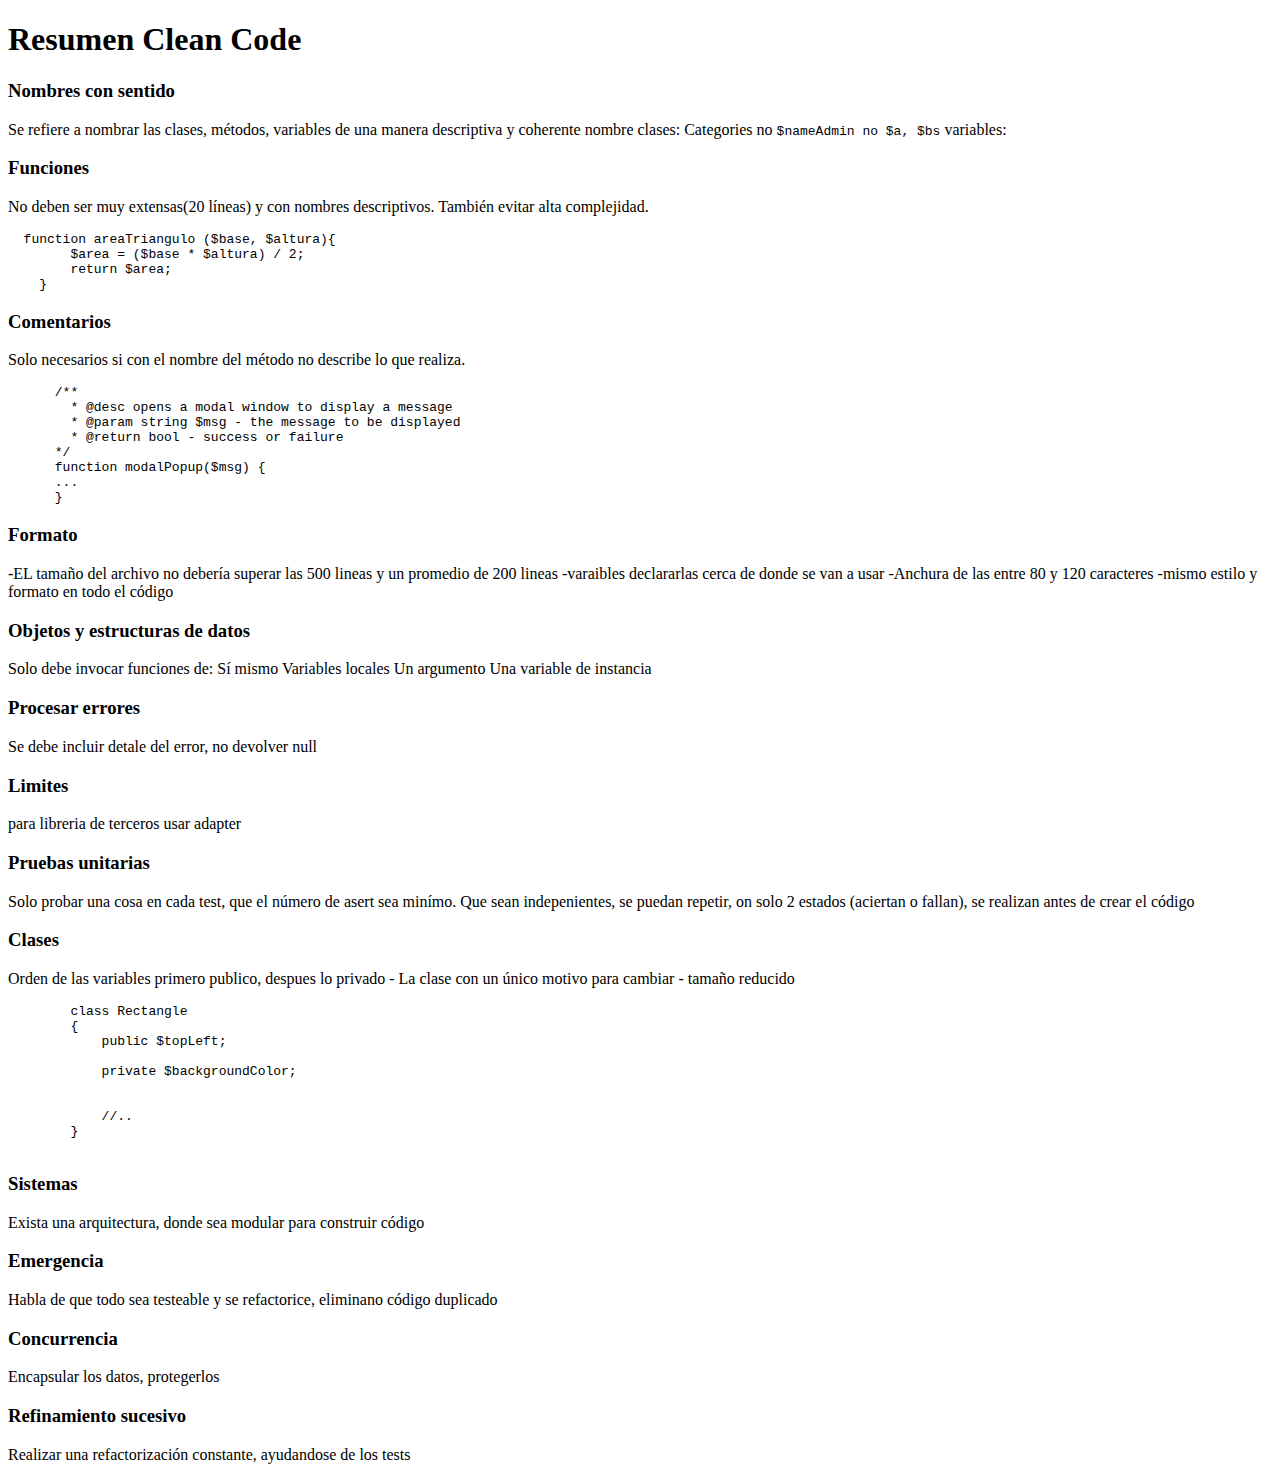
<file: bitsjuliorico/php/taller01/index.html>
<!DOCTYPE html>
<html lang="en">

<head>
    <meta charset="UTF-8">
    <meta http-equiv="X-UA-Compatible" content="IE=edge">
    <meta name="viewport" content="width=device-width, initial-scale=1.0">
    <title>Clean code</title>
</head>

<body>
    <h1>Resumen Clean Code</h1>
    <h3>Nombres con sentido</h3>
    <p>Se refiere a nombrar las clases, métodos, variables de una manera descriptiva y coherente
        nombre clases: Categories no
        <code>$nameAdmin  no $a, $bs</code>
        variables:

    </p>
    <h3>Funciones</h3>
    <p>No deben ser muy extensas(20 líneas) y con nombres descriptivos. También evitar alta complejidad.

    </p>
    <pre>  function areaTriangulo ($base, $altura){
        $area = ($base * $altura) / 2;
        return $area;
    }</pre>
    <h3>Comentarios</h3>
    <p>Solo necesarios si con el nombre del método no describe lo que realiza.</p>
    <pre>
      /**
        * @desc opens a modal window to display a message
        * @param string $msg - the message to be displayed
        * @return bool - success or failure
      */
      function modalPopup($msg) {
      ...
      }</pre>
    <h3>Formato</h3>
    <p>-EL tamaño del archivo no debería superar las 500 lineas y un promedio de 200 lineas
        -varaibles declararlas cerca de donde se van a usar
        -Anchura de las entre 80 y 120 caracteres
        -mismo estilo y formato en todo el código
    </p>
    <h3>Objetos y estructuras de datos</h3>
    <p>Solo debe invocar funciones de:
        Sí mismo
        Variables locales
        Un argumento
        Una variable de instancia</p>
    <h3>Procesar errores</h3>
    <p>Se debe incluir detale del error, no devolver null</p>
    <h3>Limites</h3>
    <p>para libreria de terceros usar adapter</p>
    <h3>Pruebas unitarias</h3>
    <p>Solo probar una cosa en cada test, que el número de asert sea minímo.
        Que sean indepenientes, 
        se puedan repetir, 
        on solo 2 estados (aciertan o fallan), 
        se realizan antes de crear el código
    </p>
    <h3>Clases</h3>
    <p>Orden de las variables primero publico, despues lo privado
        - La clase con un único motivo para cambiar
        - tamaño reducido
    </p>
    <pre>
        class Rectangle
        {
            public $topLeft;

            private $backgroundColor;
    
        
            //..
        }
    </pre>
    <h3>Sistemas</h3>
    <p>Exista una arquitectura, donde sea modular para construir código</p>
    <h3>Emergencia</h3>
    <p>Habla de que todo sea testeable y se refactorice, eliminano código duplicado</p>
    <h3>Concurrencia</h3>
    <p>Encapsular los datos, protegerlos</p>
    <h3>Refinamiento sucesivo</h3>
    <p>Realizar una refactorización constante, ayudandose de los tests</p>

</body>

</html>
</file>
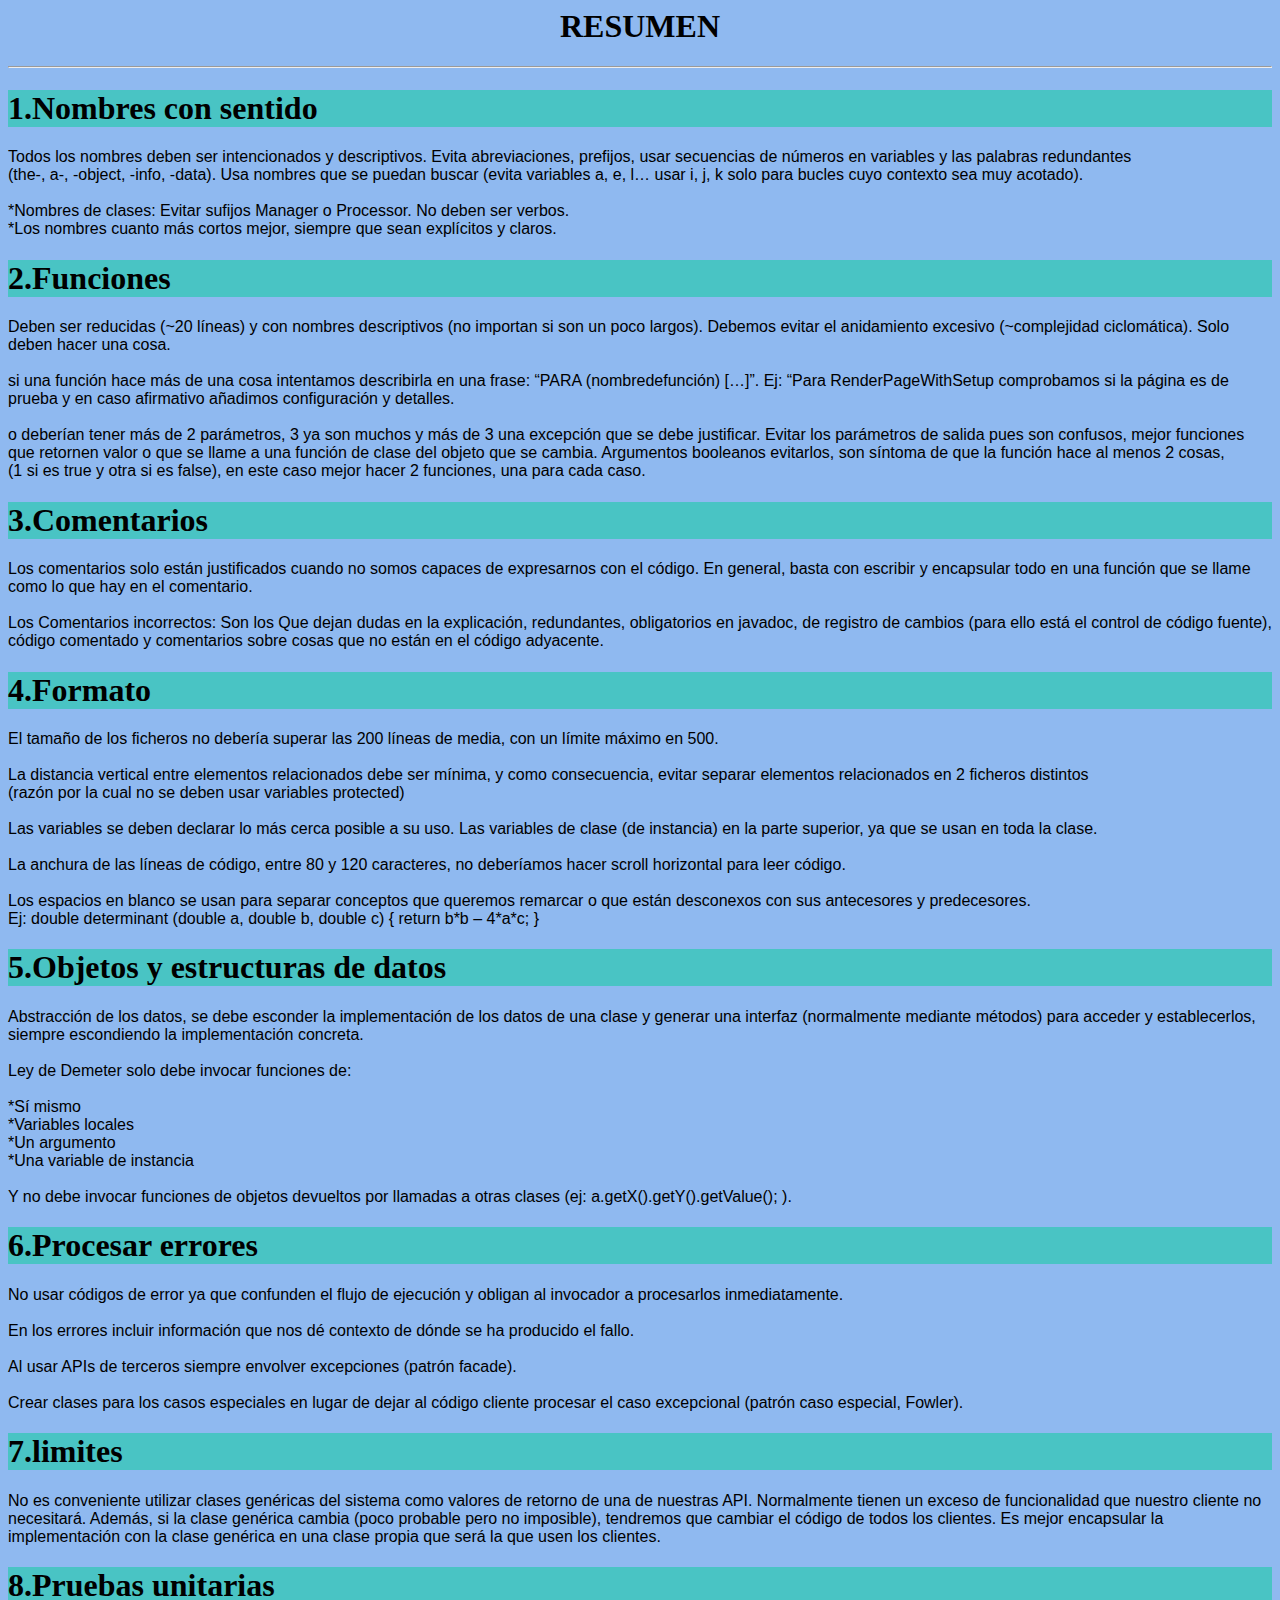
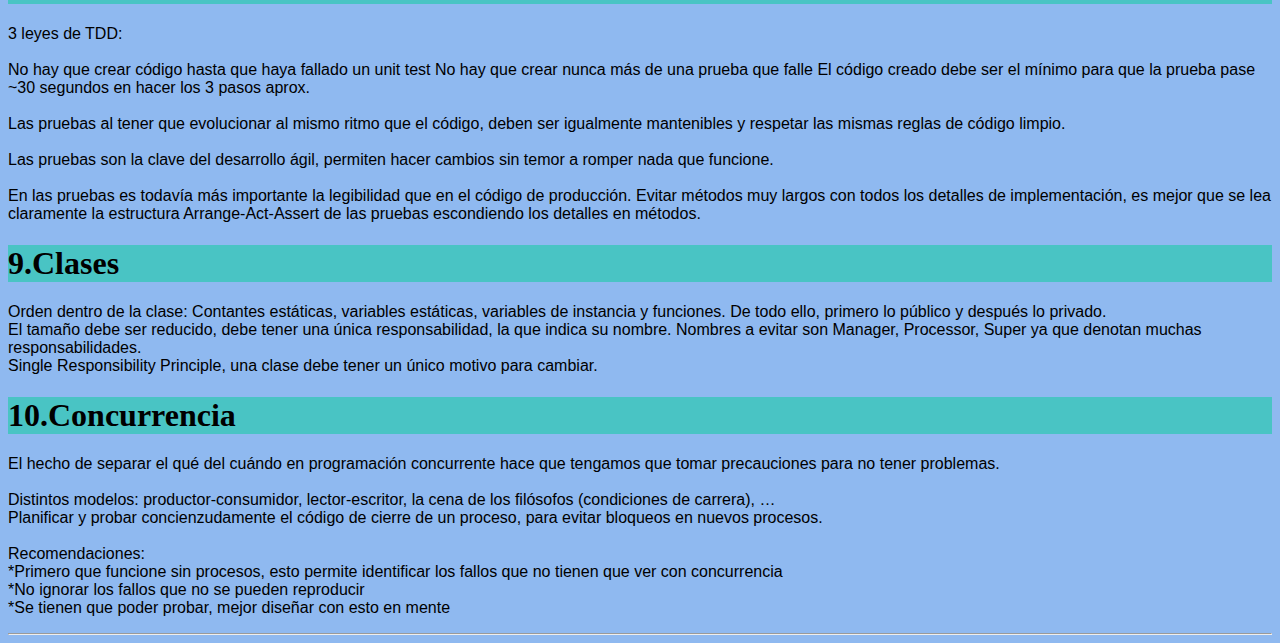
<file: bitsmichelnorena/php/taller01/index.html>
<html lang="en">
<head>

<title>RESUMEN</title>
</head>
<body style="background-color:rgb(143, 185, 240);" >

    <div>
    <h1><center>RESUMEN</center></center></h1>
    <hr>
    <div>
    <h1 style="background-color:rgb(73, 196, 196);">1.Nombres con sentido</h1>

    <p style="font-family: arial;">
        Todos los nombres deben ser intencionados y descriptivos.
        Evita abreviaciones, prefijos, usar secuencias de números en variables y las palabras redundantes<br>
        (the-, a-, -object, -info, -data). Usa nombres que se puedan buscar
        (evita variables a, e, l… usar i, j, k solo para bucles cuyo contexto sea muy acotado).<br><br>

        *Nombres de clases: Evitar sufijos Manager o Processor. No deben ser verbos.<br/>

        *Los nombres cuanto más cortos mejor, siempre que sean explícitos y claros.

    </p>
    </div>


    <div>
    <h1 style="background-color:rgb(73, 196, 196);"> 2.Funciones</h1>
    <p style="font-family: arial;">
        Deben ser reducidas (~20 líneas) y con nombres descriptivos (no importan si son un poco largos).
        Debemos evitar el anidamiento excesivo (~complejidad ciclomática). Solo deben hacer una cosa.<br><br>
        si una función hace más de una cosa intentamos describirla en una frase:
        “PARA (nombredefunción) […]”. Ej: “Para RenderPageWithSetup comprobamos si la página es de prueba
        y en caso afirmativo añadimos configuración y detalles.<br><br>
        o deberían tener más de 2 parámetros, 3 ya son muchos y más de 3 una excepción que se debe justificar.
        Evitar los parámetros de salida pues son confusos, mejor funciones que retornen valor o que se llame
        a una función de clase del objeto que se cambia. Argumentos booleanos evitarlos,
        son síntoma de que la función hace al menos 2 cosas, <br>(1 si es true y otra si es false),
        en este caso mejor hacer 2 funciones, una para cada caso.

    </p>
    </div>


    <div>
    <h1  style="background-color:rgb(73, 196, 196);">3.Comentarios</h1>
    <p style="font-family: arial;">
        Los comentarios solo están justificados cuando no somos capaces de expresarnos con el código.
        En general, basta con escribir y encapsular todo en una función que se llame
        como lo que hay en el comentario.<br><br>
        Los Comentarios incorrectos: Son los Que dejan dudas en la explicación, redundantes, obligatorios en javadoc,
        de registro de cambios (para ello está el control de código fuente), código comentado y comentarios
        sobre cosas que no están en el código adyacente.
    </p>
    </div>


    <div>
    <h1 style="background-color:rgb(73, 196, 196);">4.Formato</h1>
    <p style="font-family: arial;">

        El tamaño de los ficheros no debería superar las 200 líneas de media,
        con un límite máximo en 500.<br><br>

        La distancia vertical entre elementos relacionados debe ser mínima,
        y como consecuencia, evitar separar elementos relacionados en 2 ficheros distintos<br>
        (razón por la cual no se deben usar variables protected)<br><br>

        Las variables se deben declarar lo más cerca posible a su uso. Las variables de clase
        (de instancia) en la parte superior, ya que se usan en toda la clase.<br><br>

        La anchura de las líneas de código, entre 80 y 120 caracteres, no deberíamos hacer scroll
        horizontal para leer código.<br><br>

        Los espacios en blanco se usan para separar conceptos que queremos remarcar o que están desconexos
        con sus antecesores y predecesores.<br> Ej: double determinant
        (double a, double b, double c) { return b*b – 4*a*c; }
    </p>
    </div>


    <div>
    <h1 style="background-color:rgb(73, 196, 196);" >5.Objetos y estructuras de datos</h1>
    <p style="font-family: arial;">
        Abstracción de los datos, se debe esconder la implementación de los datos de una clase
        y generar una interfaz (normalmente mediante métodos) para acceder y establecerlos,
        siempre escondiendo la implementación concreta.<br><br>
        Ley de Demeter solo debe invocar funciones de:<br><br>
        *Sí mismo<br>
        *Variables locales<br>
        *Un argumento<br>
        *Una variable de instancia<br><br>
        Y no debe invocar funciones de objetos devueltos por llamadas a otras clases
        (ej:  a.getX().getY().getValue(); ).
    </p>
    </div>


    <div>
    <h1 style="background-color:rgb(73, 196, 196);">6.Procesar errores</h1>
    <p style="font-family: arial;">
        No usar códigos de error ya que confunden el flujo de ejecución y obligan al invocador a
        procesarlos inmediatamente.<br><br>
        En los errores incluir información que nos dé contexto de dónde se ha producido el fallo.<br><br>
        Al usar APIs de terceros siempre envolver excepciones (patrón facade).<br><br>
        Crear clases para los casos especiales en lugar de dejar al código cliente procesar el caso excepcional
        (patrón caso especial, Fowler).
    </p>
    </div>


    <div>
    <h1 style="background-color:rgb(73, 196, 196);">7.limites</h1>
    <p style="font-family: arial;">
        No es conveniente utilizar clases genéricas del sistema como valores de retorno
        de una de nuestras API. Normalmente tienen un exceso de funcionalidad que nuestro cliente
        no necesitará. Además, si la clase genérica cambia (poco probable pero no imposible),
        tendremos que cambiar el código de todos los clientes. Es mejor encapsular la implementación
        con la clase genérica en una clase propia que será la que usen los clientes.

    </p>
    </div>


    <div>
    <h1 style="background-color:rgb(73, 196, 196);">8.Pruebas unitarias</h1>
    <p style="font-family: arial;">
        3 leyes de TDD:<br><br>

        No hay que crear código hasta que haya fallado un unit test
        No hay que crear nunca más de una prueba que falle
        El código creado debe ser el mínimo para que la prueba pase
        ~30 segundos en hacer los 3 pasos aprox.<br><br>

        Las pruebas al tener que evolucionar al mismo ritmo que el código,
        deben ser igualmente mantenibles y respetar las mismas reglas de código limpio.<br><br>

        Las pruebas son la clave del desarrollo ágil, permiten hacer cambios
        sin temor a romper nada que funcione.<br><br>

        En las pruebas es todavía más importante la legibilidad que en el código de producción.
        Evitar métodos muy largos con todos los detalles de implementación, es mejor que se lea
        claramente la estructura Arrange-Act-Assert de las pruebas escondiendo los detalles en métodos.
    </p>
    </div>

    <div>
    <h1 style="background-color:rgb(73, 196, 196);">9.Clases</h1>
    <p style="font-family: arial;">
        Orden dentro de la clase: Contantes estáticas, variables estáticas, variables de instancia
        y funciones. De todo ello, primero lo público y después lo privado. <br>

        El tamaño debe ser reducido, debe tener una única responsabilidad, la que indica su nombre.
        Nombres a evitar son Manager, Processor, Super ya que denotan muchas responsabilidades. <br>

        Single Responsibility Principle, una clase debe tener un único motivo para cambiar.
    </p>
    </div>


    <div>
    <h1 style="background-color:rgb(73, 196, 196);">10.Concurrencia</h1>
    <p style="font-family: arial;">
        El hecho de separar el qué del cuándo en programación concurrente
        hace que tengamos que tomar precauciones para no tener problemas.<br><br>
        Distintos modelos: productor-consumidor, lector-escritor,
        la cena de los filósofos (condiciones de carrera), …<br>
        Planificar y probar concienzudamente el código de cierre de un proceso,
        para evitar bloqueos en nuevos procesos.<br><br>
        Recomendaciones:<br>
        *Primero que funcione sin procesos, esto permite identificar los fallos
        que no tienen que ver con concurrencia<br>
        *No ignorar los fallos que no se pueden reproducir<br>
        *Se tienen que poder probar, mejor diseñar con esto en mente<br>

    </p>
    </div>
    <hr>
</body>
</html>
</file>
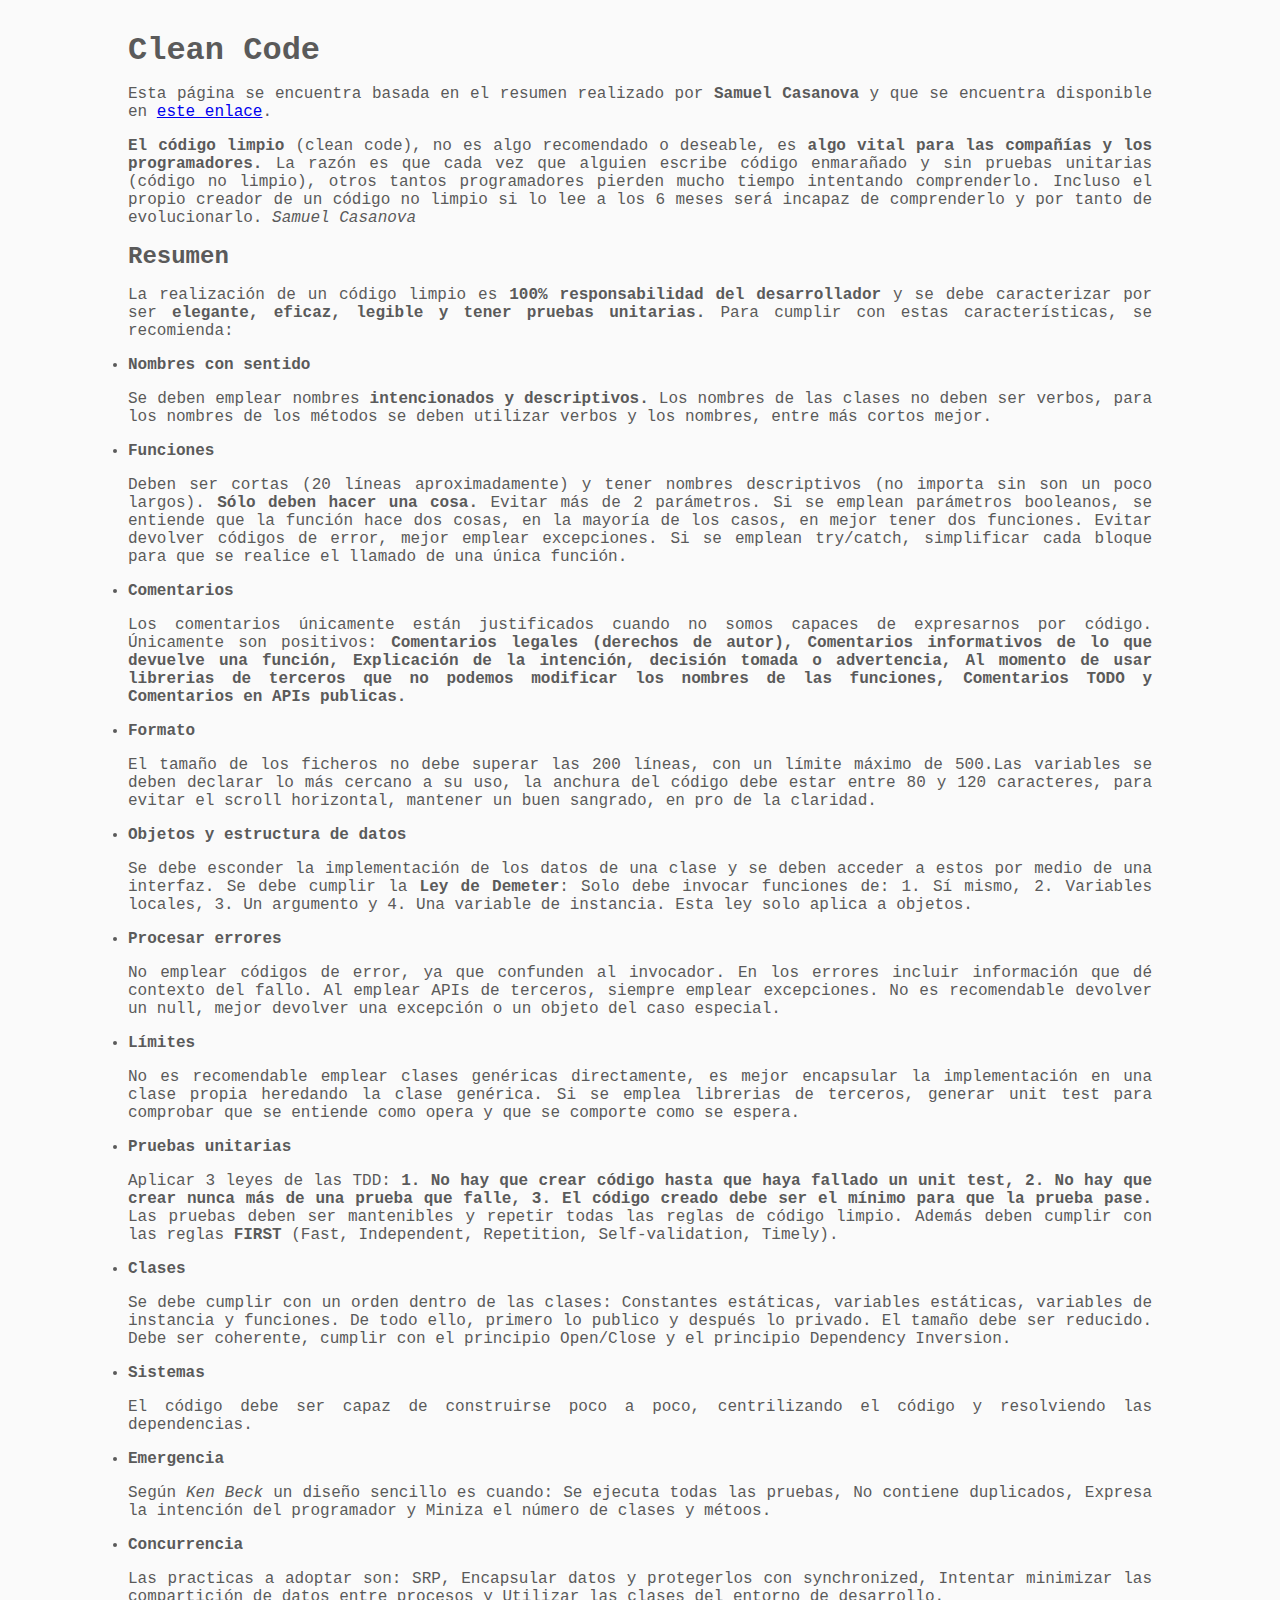
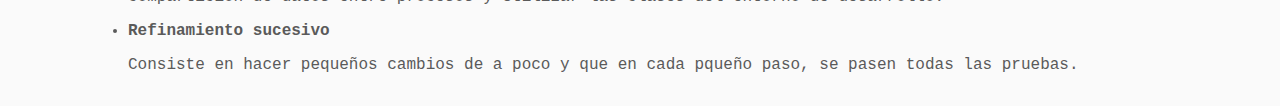
<file: bitsrobertlimas/php/taller01/index.html>
<!DOCTYPE html>
<html lang="en">
<head>
    <meta charset="UTF-8">
    <meta http-equiv="X-UA-Compatible" content="IE=edge">
    <meta name="viewport" content="width=device-width, initial-scale=1.0">
    <link rel="stylesheet" href="styles.css">
    <title>Clean Code</title>
</head>
<body>
    <div class="main-container">
        <h1>Clean Code</h1>
        <p>
            Esta página se encuentra basada en el resumen realizado por <strong>Samuel Casanova</strong> y que se encuentra disponible en 
            <a href="https://samuelcasanova.com/2016/09/resumen-clean-code/" target="_blank">este enlace</a>.
        </p>
        <p>
            <strong>El código limpio</strong> (clean code), no es algo recomendado o deseable, es <strong>algo vital para las compañías y los programadores.</strong>
            La razón es que cada vez que alguien escribe código enmarañado y sin pruebas unitarias (código no limpio), otros tantos
            programadores pierden mucho tiempo intentando comprenderlo. Incluso el propio creador de un código no limpio si lo lee a
            los 6 meses será incapaz de comprenderlo y por tanto de evolucionarlo. <cite>Samuel Casanova</cite>
        </p>
        <h2>Resumen</h2>
        <p>
            La realización de un código limpio es <strong>100% responsabilidad del desarrollador</strong> y se debe caracterizar por ser <strong>elegante, eficaz,
            legible y tener pruebas unitarias.</strong> Para cumplir con estas características, se recomienda:
        </p>
        <ul>
            <li>Nombres con sentido</li>
            <p>
                Se deben emplear nombres <strong>intencionados y descriptivos.</strong> Los nombres de las clases no deben ser verbos, para los nombres de los métodos se deben utilizar
                verbos y los nombres, entre más cortos mejor.
            </p>
            <li>Funciones</li>
            <p>
                Deben ser cortas (20 líneas aproximadamente) y tener nombres descriptivos (no importa sin son un poco largos). <strong>Sólo deben hacer una cosa.</strong> Evitar más de
                2 parámetros. Si se emplean parámetros booleanos, se entiende que la función hace dos cosas, en la mayoría de los casos, en mejor tener dos funciones. Evitar devolver
                códigos de error, mejor emplear excepciones. Si se emplean try/catch, simplificar cada bloque para que se realice el llamado de una única función.
            </p>
            <li>Comentarios</li>
            <p>
                Los comentarios únicamente están justificados cuando no somos capaces de expresarnos por código. Únicamente son positivos: <strong>Comentarios legales (derechos de autor),
                Comentarios informativos de lo que devuelve una función, Explicación de la intención, decisión tomada o advertencia, Al momento de usar librerias de terceros que no podemos
                modificar los nombres de las funciones, Comentarios TODO y Comentarios en APIs publicas.</strong>
            </p>
            <li>Formato</li>
            <p>
                El tamaño de los ficheros no debe superar las 200 líneas, con un límite máximo de 500.Las variables se deben declarar lo más cercano a su uso, la anchura del código debe
                estar entre 80 y 120 caracteres, para evitar el scroll horizontal, mantener un buen sangrado, en pro de la claridad.
            </p>
            <li>Objetos y estructura de datos</li>
            <p>
                Se debe esconder la implementación de los datos de una clase y se deben acceder a estos por medio de una interfaz. Se debe cumplir la <strong>Ley de Demeter</strong>:
                Solo debe invocar funciones de: 1. Sí mismo, 2. Variables locales, 3. Un argumento y 4. Una variable de instancia. Esta ley solo aplica a objetos.
            </p>
            <li>Procesar errores</li>
            <p>
                No emplear códigos de error, ya que confunden al invocador. En los errores incluir información que dé contexto del fallo. Al emplear APIs de terceros, siempre emplear
                excepciones. No es recomendable devolver un null, mejor devolver una excepción o un objeto del caso especial.
            </p>
            <li>Límites</li>
            <p>
                No es recomendable emplear clases genéricas directamente, es mejor encapsular la implementación en una clase propia heredando la clase genérica. Si se emplea librerias de
                terceros, generar unit test para comprobar que se entiende como opera y que se comporte como se espera.
            </p>
            <li>Pruebas unitarias</li>
            <p>
                Aplicar 3 leyes de las TDD: <strong>1. No hay que crear código hasta que haya fallado un unit test, 2. No hay que crear nunca más de una prueba que falle, 3. El código
                creado debe ser el mínimo para que la prueba pase.</strong> Las pruebas deben ser mantenibles y repetir todas las reglas de código limpio. Además deben cumplir con las
                reglas <strong>FIRST</strong> (Fast, Independent, Repetition, Self-validation, Timely).
            </p>
            <li>Clases</li>
            <p>
                Se debe cumplir con un orden dentro de las clases: Constantes estáticas, variables estáticas, variables de instancia y funciones. De todo ello, primero lo publico y
                después lo privado. El tamaño debe ser reducido. Debe ser coherente, cumplir con el principio Open/Close y el principio Dependency Inversion.
            </p>
            <li>Sistemas</li>
            <p>
                El código debe ser capaz de construirse poco a poco, centrilizando el código y resolviendo las dependencias. 
            </p>
            <li>Emergencia</li>
            <p>
                Según <cite>Ken Beck</cite> un diseño sencillo es cuando: Se ejecuta todas las pruebas, No contiene duplicados, Expresa la intención del programador y Miniza el número
                de clases y métoos.
            </p>
            <li>Concurrencia</li>
            <p>
                Las practicas a adoptar son: SRP, Encapsular datos y protegerlos con synchronized, Intentar minimizar las compartición de datos entre procesos y Utilizar las clases
                del entorno de desarrollo.
            </p>
            <li>Refinamiento sucesivo</li>
            <p>
                Consiste en hacer pequeños cambios de a poco y que en cada pqueño paso, se pasen todas las pruebas.
            </p>
        </ul>
    </div>
</body>
</html>
</file>
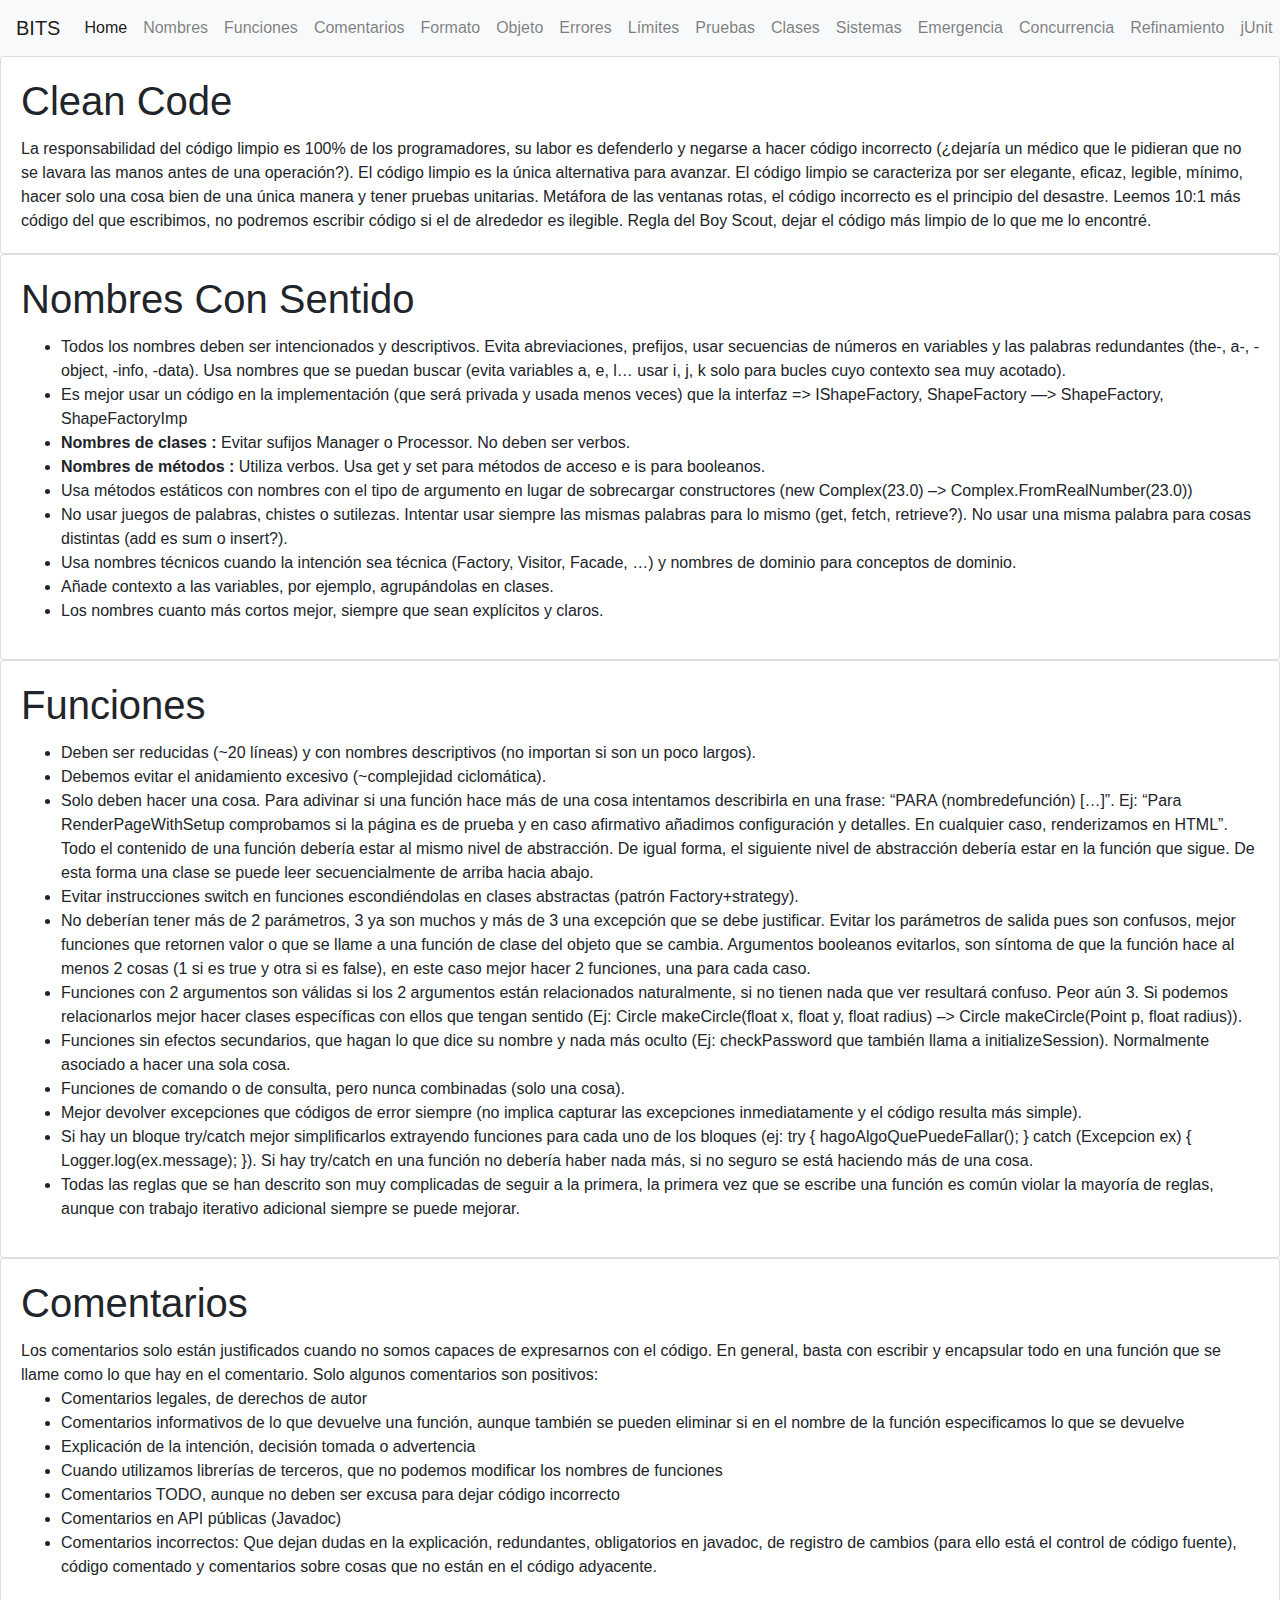
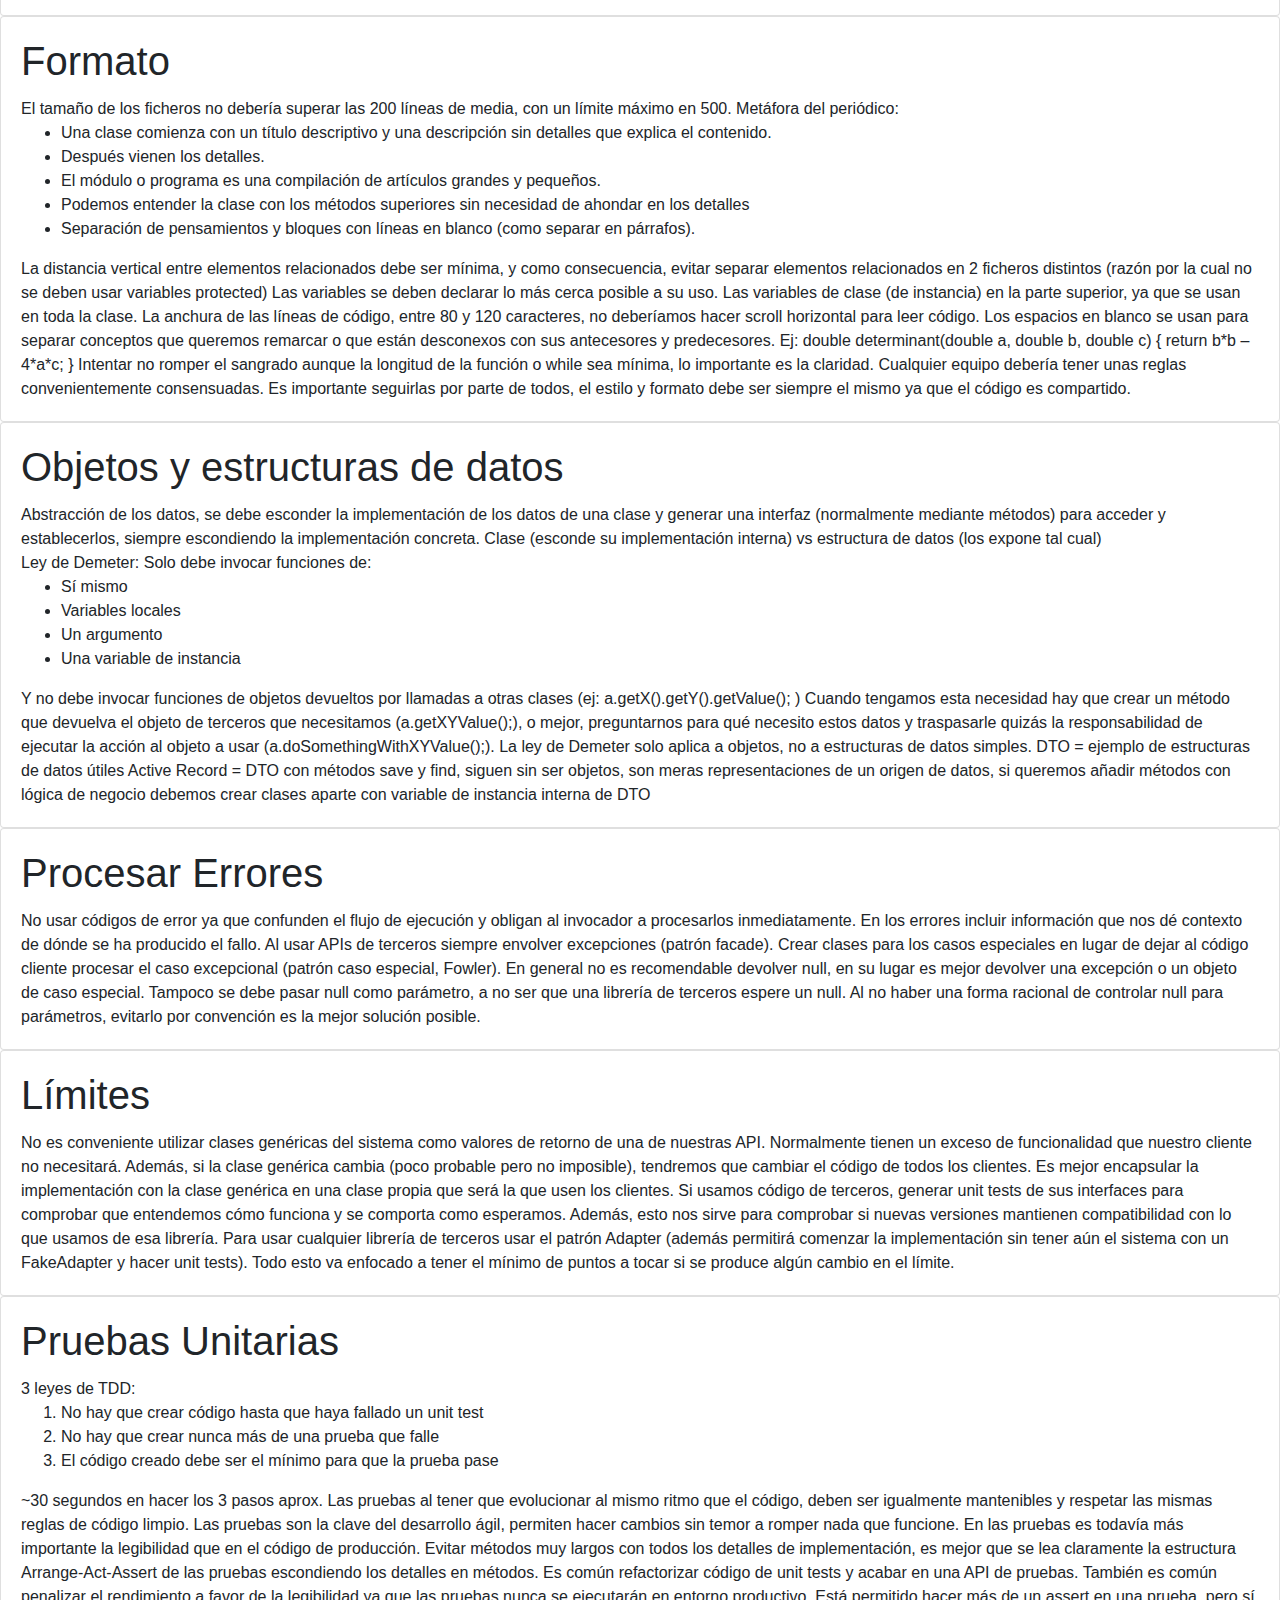
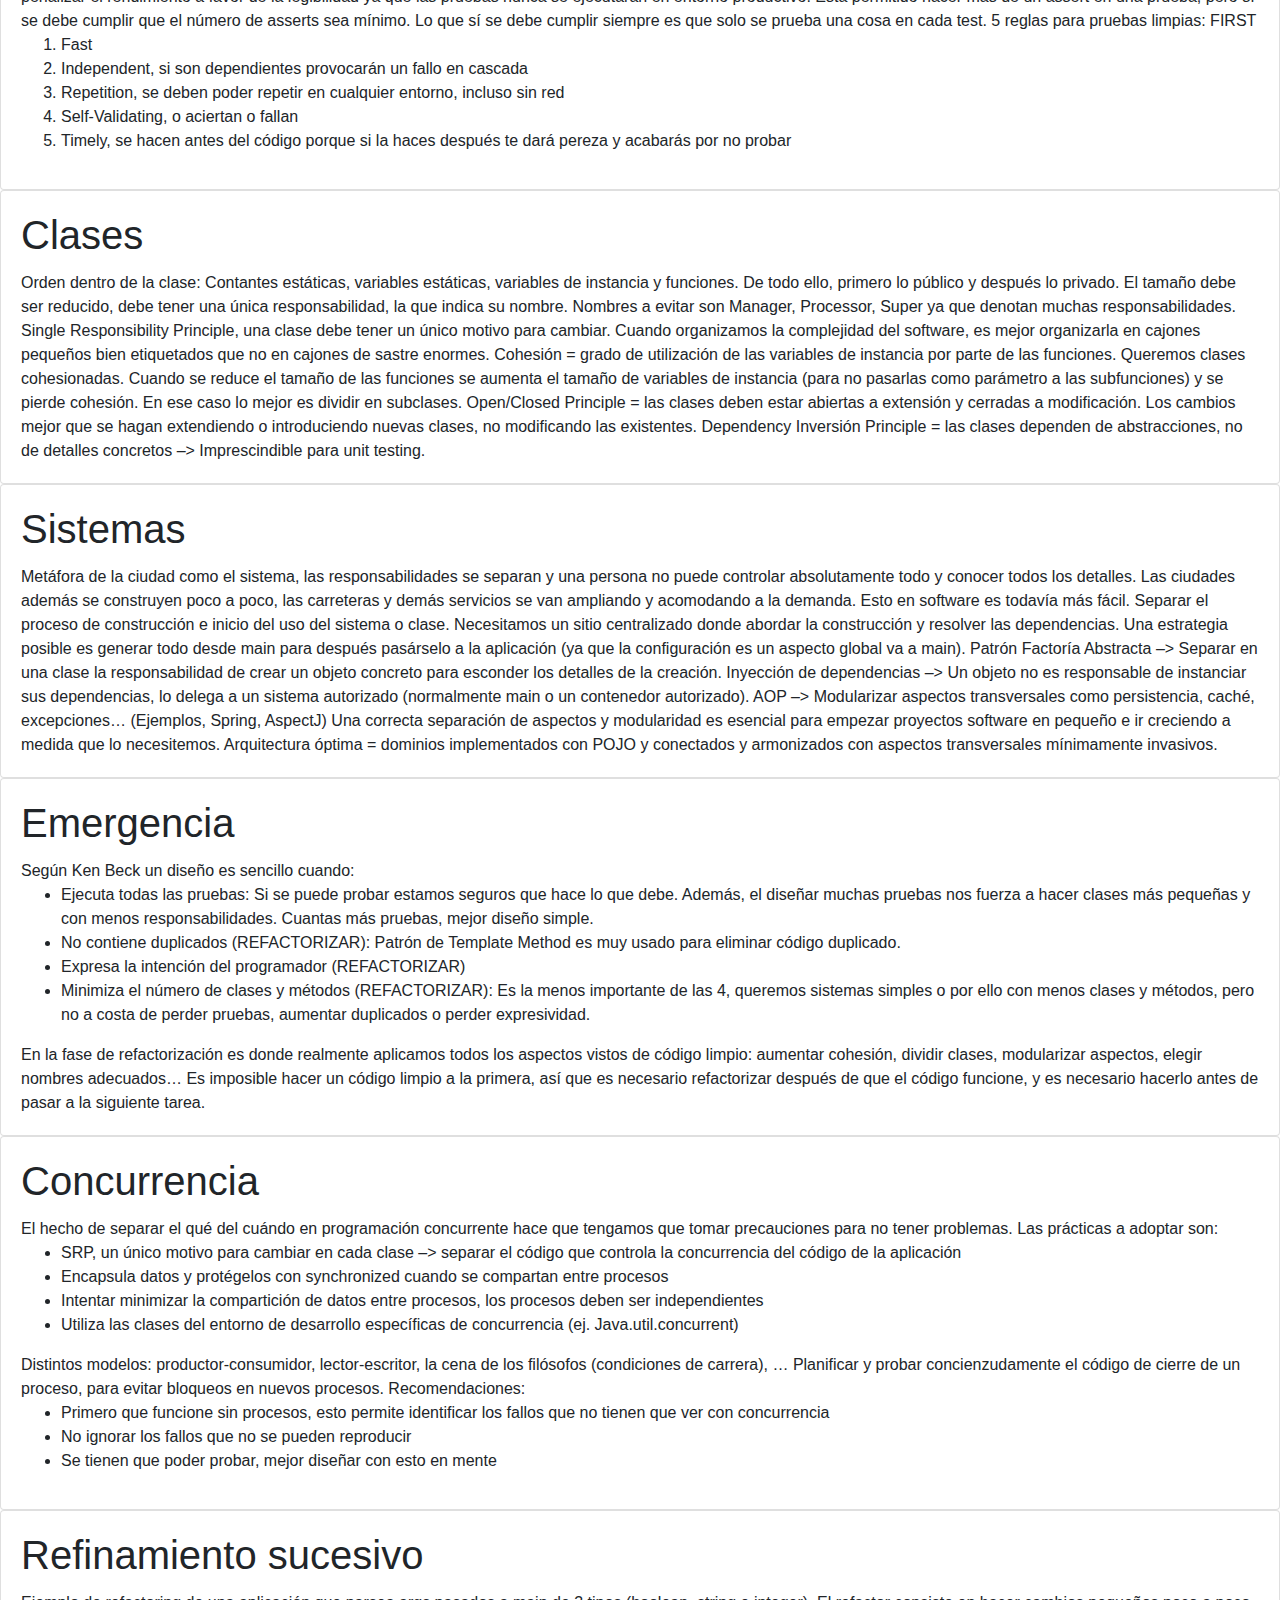
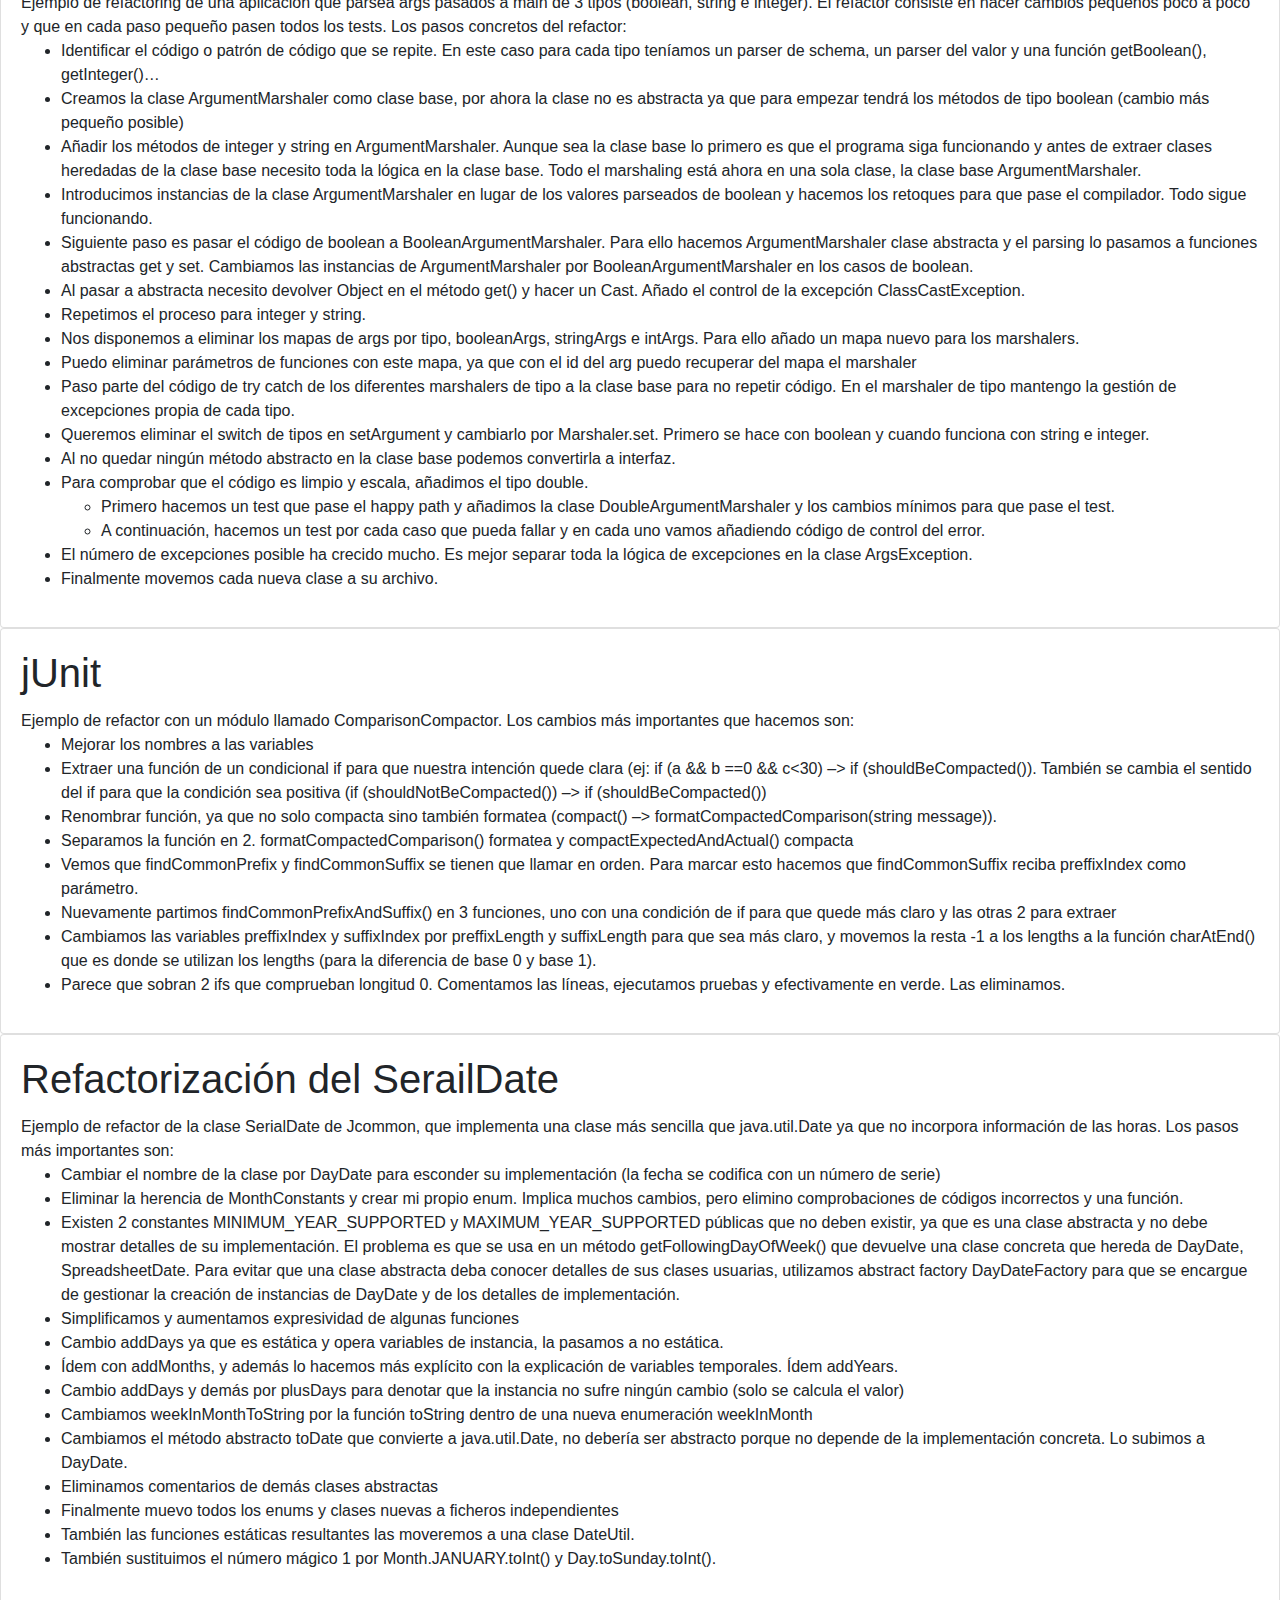
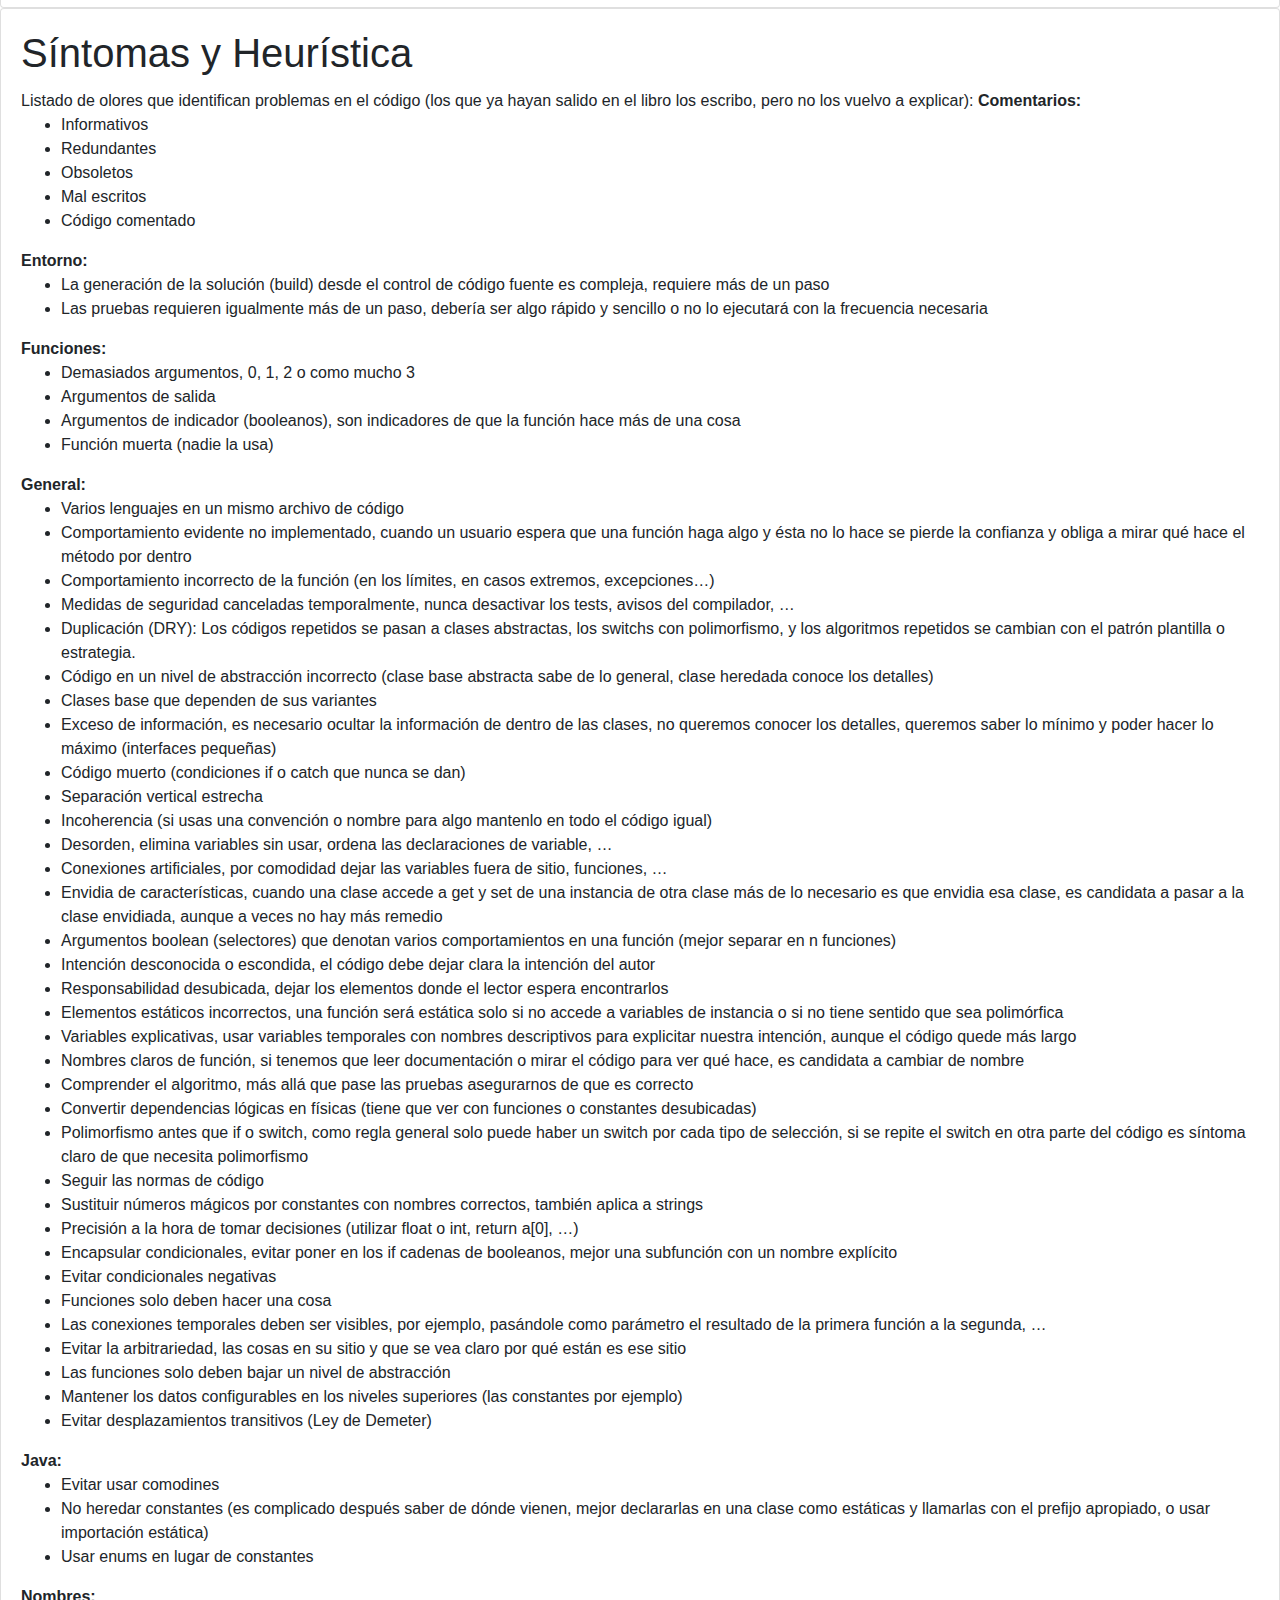
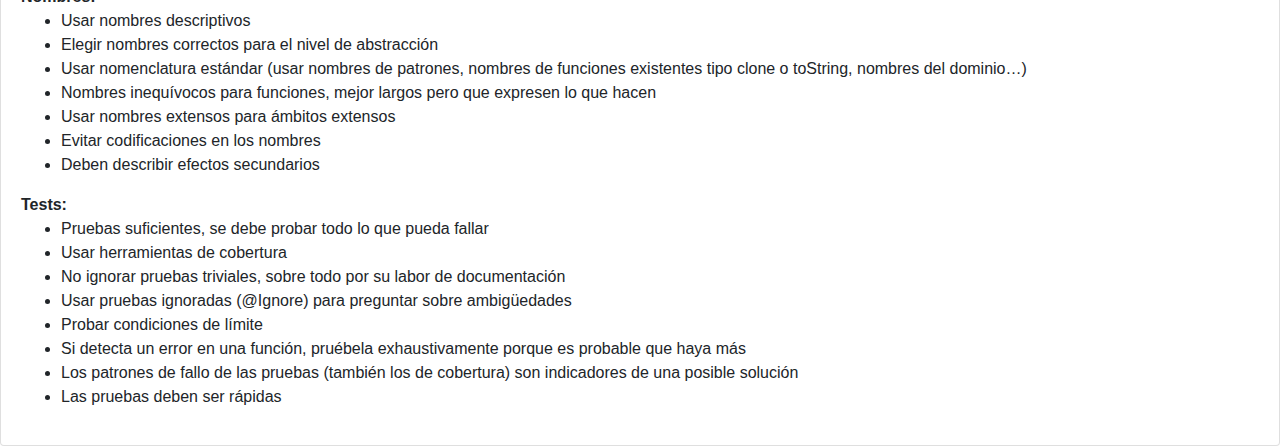
<file: bitsyinethmontes/php/taller01/index.html>
<!doctype html>
<html lang="en">
  <head>
    <meta charset="utf-8">
    <meta name="viewport" content="width=device-width, initial-scale=1, shrink-to-fit=no">
    <link rel="stylesheet" href="https://maxcdn.bootstrapcdn.com/bootstrap/4.0.0/css/bootstrap.min.css" integrity="sha384-Gn5384xqQ1aoWXA+058RXPxPg6fy4IWvTNh0E263XmFcJlSAwiGgFAW/dAiS6JXm" crossorigin="anonymous">

    <title>CleanCOde</title>
  </head>
  <body>
    <nav class="navbar navbar-expand-lg navbar-light bg-light">
        <a class="navbar-brand" href="#">BITS</a>
        <button class="navbar-toggler" type="button" data-toggle="collapse" data-target="#navbarSupportedContent" aria-controls="navbarSupportedContent" aria-expanded="false" aria-label="Toggle navigation">
          <span class="navbar-toggler-icon"></span>
        </button>
      
        <div class="collapse navbar-collapse" id="navbarSupportedContent">
            <ul class="navbar-nav mr-auto">
                <li class="nav-item active">
                    <a class="nav-link" href="#">Home <span class="sr-only"></span></a>
                </li>
                <li class="nav-item">
                    <a class="nav-link" href="#nombres">Nombres</a>
                </li>               
                <li class="nav-item">
                    <a class="nav-link" href="#funciones">Funciones</a>
                </li>
                <li class="nav-item">
                    <a class="nav-link" href="#comentarios">Comentarios</a>
                </li>      
                <li class="nav-item">
                    <a class="nav-link" href="#formato">Formato</a>
                </li>     
                <li class="nav-item">
                    <a class="nav-link" href="#objeto">Objeto</a>
                </li> 
                <li class="nav-item">
                    <a class="nav-link" href="#errores">Errores</a>
                </li>        
                <li class="nav-item">
                    <a class="nav-link" href="#limites">Límites</a>
                </li> 
                <li class="nav-item">
                    <a class="nav-link" href="#pruebas">Pruebas</a>
                </li> 
                <li class="nav-item">
                    <a class="nav-link" href="#clases">Clases</a>
                </li> 
                <li class="nav-item">
                    <a class="nav-link" href="#sistemas">Sistemas</a>
                </li> 
                <li class="nav-item">
                    <a class="nav-link" href="#emergencia">Emergencia</a>
                </li>
                <li class="nav-item">
                    <a class="nav-link" href="#cocurrencia">Concurrencia</a>
                </li>
                <li class="nav-item">
                    <a class="nav-link" href="#refinamiento">Refinamiento</a>
                </li> 
                <li class="nav-item">
                    <a class="nav-link" href="#jUnit">jUnit</a>
                </li>
                <li class="nav-item">
                    <a class="nav-link" href="#refactorizacion">Refactorizacion</a>
                </li>
                <li class="nav-item">
                    <a class="nav-link" href="#heuristica">Heurística</a>
                </li>
            </ul>
        </div>
    </nav>
    <div class="card" style="width: 100%;">
        <div class="card-body">
            <h1 class="card-title">Clean Code</h1>
            La responsabilidad del código limpio es 100% de los programadores, su labor es defenderlo y negarse a hacer código incorrecto 
            (¿dejaría un médico que le pidieran que no se lavara las manos antes de una operación?). 
            El código limpio es la única alternativa para avanzar.
            El código limpio se caracteriza por ser elegante, eficaz, legible, mínimo, hacer solo una cosa bien de una única manera 
            y tener pruebas unitarias. Metáfora de las ventanas rotas, el código incorrecto es el principio del desastre. 
            Leemos 10:1 más código del que escribimos, no podremos escribir código si el de alrededor es ilegible. 
            Regla del Boy Scout, dejar el código más limpio de lo que me lo encontré.
        </div>
    </div>
    <div id="nombres" class="card" style="width: 100%;">
        <div class="card-body">
            <h1 class="card-title">Nombres Con Sentido</h1>
            <ul>
                <li>
                    Todos los nombres deben ser intencionados y descriptivos. Evita abreviaciones, prefijos, usar secuencias de números en variables y 
                    las palabras redundantes (the-, a-, -object, -info, -data). Usa nombres que se puedan buscar (evita variables a, e, l… usar i, j, k 
                    solo para bucles cuyo contexto sea muy acotado).
                </li>
                <li>
                    Es mejor usar un código en la implementación (que será privada y usada menos veces) que la interfaz => IShapeFactory, ShapeFactory —> ShapeFactory, ShapeFactoryImp
                </li>
                <li>
                    <b>Nombres de clases :</b> Evitar sufijos Manager o Processor. No deben ser verbos.
                </li>
                <li>
                    <b>Nombres de métodos :</b> Utiliza verbos. Usa get y set para métodos de acceso e is para booleanos. 
                </li>
                <li>
                    Usa métodos estáticos con nombres con el tipo de argumento en lugar de sobrecargar 
                    constructores (new Complex(23.0) –> Complex.FromRealNumber(23.0))
                </li>
                <li>
                    No usar juegos de palabras, chistes o sutilezas. Intentar usar siempre las mismas palabras para 
                    lo mismo (get, fetch, retrieve?). No usar una misma palabra para cosas distintas (add es sum o insert?).
                </li>
                <li>
                    Usa nombres técnicos cuando la intención sea técnica (Factory, Visitor, Facade, …) y nombres de dominio para conceptos de dominio.
                </li>
                <li>
                    Añade contexto a las variables, por ejemplo, agrupándolas en clases.
                </li>
                <li>
                    Los nombres cuanto más cortos mejor, siempre que sean explícitos y claros.
                </li>
            </ul>
        </div>
    </div>
    <div id="funciones" class="card" style="width: 100%;">
        <div class="card-body">
            <h1 class="card-title">Funciones</h1>
            <ul>
                <li>
                    Deben ser reducidas (~20 líneas) y con nombres descriptivos (no importan si son un poco largos). 
                </li>
                <li>
                    Debemos evitar el anidamiento excesivo (~complejidad ciclomática). 
                </li>
                <li>
                    Solo deben hacer una cosa. Para adivinar si una función hace más de una cosa intentamos describirla en una frase: “PARA (nombredefunción) […]”. 
                    Ej: “Para RenderPageWithSetup comprobamos si la página es de prueba y en caso afirmativo añadimos configuración y detalles. 
                    En cualquier caso, renderizamos en HTML”. 
                    Todo el contenido de una función debería estar al mismo nivel de abstracción. 
                    De igual forma, el siguiente nivel de abstracción debería estar en la función que sigue. 
                    De esta forma una clase se puede leer secuencialmente de arriba hacia abajo.
                </li>
                <li>
                    Evitar instrucciones switch en funciones escondiéndolas en clases abstractas (patrón Factory+strategy).
                </li>
                <li>
                    No deberían tener más de 2 parámetros, 3 ya son muchos y más de 3 una excepción que se debe justificar. 
                    Evitar los parámetros de salida pues son confusos, mejor funciones que retornen valor o que se llame a 
                    una función de clase del objeto que se cambia. Argumentos booleanos evitarlos, son síntoma de que la función 
                    hace al menos 2 cosas (1 si es true y otra si es false), en este caso mejor hacer 2 funciones, una para cada caso.
                </li>
                <li>
                    Funciones con 2 argumentos son válidas si los 2 argumentos están relacionados naturalmente, 
                    si no tienen nada que ver resultará confuso. Peor aún 3. Si podemos relacionarlos mejor hacer clases específicas 
                    con ellos que tengan sentido (Ej: Circle makeCircle(float x, float y, float radius) –> Circle makeCircle(Point p, float radius)).
                </li>
                <li>
                    Funciones sin efectos secundarios, que hagan lo que dice su nombre y nada más oculto (Ej: checkPassword que también llama a initializeSession). 
                    Normalmente asociado a hacer una sola cosa.
                </li>
                <li>
                    Funciones de comando o de consulta, pero nunca combinadas (solo una cosa).
                </li>
                <li>
                    Mejor devolver excepciones que códigos de error siempre (no implica capturar las excepciones inmediatamente y el código resulta más simple).
                </li>
                <li>
                    Si hay un bloque try/catch mejor simplificarlos extrayendo funciones para cada uno de los bloques 
                    (ej: try { hagoAlgoQuePuedeFallar(); } catch (Excepcion ex) { Logger.log(ex.message); }). 
                    Si hay try/catch en una función no debería haber nada más, si no seguro se está haciendo más de una cosa.
                </li>
                <li>
                    Todas las reglas que se han descrito son muy complicadas de seguir a la primera, 
                    la primera vez que se escribe una función es común violar la mayoría de reglas, aunque con trabajo iterativo adicional siempre se puede mejorar.
                </li>
            </ul>
            
            
            
        </div>
    </div>
    <div id="comentarios" class="card" style="width: 100%;">
        <div class="card-body">
            <h1 class="card-title">Comentarios</h1>
            Los comentarios solo están justificados cuando no somos capaces de expresarnos con el código. En general, basta con escribir y encapsular todo en una función que se llame como lo que hay en el comentario.
            Solo algunos comentarios son positivos:
            <ul>
                <li>
                    Comentarios legales, de derechos de autor
                </li>
                <li>
                    Comentarios informativos de lo que devuelve una función, aunque también se pueden eliminar si en el nombre de la función especificamos lo que se devuelve
                </li>
                <li>
                    Explicación de la intención, decisión tomada o advertencia
                </li>
                <li>
                    Cuando utilizamos librerías de terceros, que no podemos modificar los nombres de funciones
                </li>
                <li>
                    Comentarios TODO, aunque no deben ser excusa para dejar código incorrecto
                </li>
                <li>
                    Comentarios en API públicas (Javadoc)
                </li>
                <li>
                    Comentarios incorrectos: Que dejan dudas en la explicación, redundantes, obligatorios en javadoc, de registro de cambios (para ello está el control de código fuente), código comentado y comentarios sobre cosas que no están en el código adyacente.
                </li>
            </ul>
        </div>
    </div>
    <div id="formato" class="card" style="width: 100%;">
        <div class="card-body">
            <h1 class="card-title">Formato</h1>
            El tamaño de los ficheros no debería superar las 200 líneas de media, con un límite máximo en 500.

            Metáfora del periódico:
            <ul>
                <li>
                    Una clase comienza con un título descriptivo y una descripción sin detalles que explica el contenido.
                </li>
                <li>
                    Después vienen los detalles.
                </li>
                <li>
                    El módulo o programa es una compilación de artículos grandes y pequeños.
                </li>
                <li>
                    Podemos entender la clase con los métodos superiores sin necesidad de ahondar en los detalles
                </li>
                <li>
                    Separación de pensamientos y bloques con líneas en blanco (como separar en párrafos).
                </li>
            </ul>
            La distancia vertical entre elementos relacionados debe ser mínima, y como consecuencia, evitar separar elementos relacionados en 2 ficheros 
            distintos (razón por la cual no se deben usar variables protected)            
            Las variables se deben declarar lo más cerca posible a su uso. Las variables de clase (de instancia) en la parte superior, ya que se usan en toda la clase.            
            La anchura de las líneas de código, entre 80 y 120 caracteres, no deberíamos hacer scroll horizontal para leer código.            
            Los espacios en blanco se usan para separar conceptos que queremos remarcar o que están desconexos con sus antecesores y 
            predecesores. Ej: double determinant(double a, double b, double c) { return b*b – 4*a*c; }
            
            Intentar no romper el sangrado aunque la longitud de la función o while sea mínima, lo importante es la claridad.
            
            Cualquier equipo debería tener unas reglas convenientemente consensuadas. Es importante seguirlas por parte de todos, el estilo y formato debe ser siempre el mismo ya que el código es compartido.
        </div>
    </div>
    <div id="objeto" class="card" style="width: 100%;">
        <div class="card-body">
            <h1 class="card-title">Objetos y estructuras de datos</h1>
            Abstracción de los datos, se debe esconder la implementación de los datos de una clase y generar una interfaz (normalmente mediante métodos) para acceder y establecerlos, 
            siempre escondiendo la implementación concreta.
            Clase (esconde su implementación interna) vs estructura de datos (los expone tal cual)<br>
            Ley de Demeter: Solo debe invocar funciones de:
            <ul>
                <li>
                    Sí mismo
                </li>
                <li>
                    Variables locales
                </li>
                <li>
                    Un argumento
                </li>
                <li>
                    Una variable de instancia
                </li>
            </ul>
            Y no debe invocar funciones de objetos devueltos por llamadas a otras clases (ej:  a.getX().getY().getValue(); )
            Cuando tengamos esta necesidad hay que crear un método que devuelva el objeto de terceros que necesitamos (a.getXYValue();), o mejor, preguntarnos para qué necesito estos datos y traspasarle quizás la responsabilidad de ejecutar la acción al objeto a usar (a.doSomethingWithXYValue();). La ley de Demeter solo aplica a objetos, no a estructuras de datos simples.
            DTO = ejemplo de estructuras de datos útiles
            Active Record = DTO con métodos save y find, siguen sin ser objetos, son meras representaciones de un origen de datos, si queremos añadir métodos con lógica de negocio debemos crear clases aparte con variable de instancia interna de DTO
           
        </div>
    </div>
    <div id="errores" class="card" style="width: 100%;">
        <div class="card-body">
            <h1 class="card-title">Procesar Errores</h1>
            No usar códigos de error ya que confunden el flujo de ejecución y obligan al invocador a procesarlos inmediatamente.
            En los errores incluir información que nos dé contexto de dónde se ha producido el fallo.
            Al usar APIs de terceros siempre envolver excepciones (patrón facade).
            Crear clases para los casos especiales en lugar de dejar al código cliente procesar el caso excepcional (patrón caso especial, Fowler).
            En general no es recomendable devolver null, en su lugar es mejor devolver una excepción o un objeto de caso especial.
            Tampoco se debe pasar null como parámetro, a no ser que una librería de terceros espere un null. Al no haber una forma racional de controlar null para parámetros, evitarlo por convención es la mejor solución posible.
        </div>
    </div>
    <div id="limites" class="card" style="width: 100%;">
        <div class="card-body">
            <h1 class="card-title">Límites</h1>
            No es conveniente utilizar clases genéricas del sistema como valores de retorno de una de nuestras API. Normalmente tienen un exceso de funcionalidad que nuestro cliente no necesitará. Además, si la clase genérica cambia (poco probable pero no imposible), tendremos que cambiar el código de todos los clientes. Es mejor encapsular la implementación con la clase genérica en una clase propia que será la que usen los clientes.
            Si usamos código de terceros, generar unit tests de sus interfaces para comprobar que entendemos cómo funciona y se comporta como esperamos. Además, esto nos sirve para comprobar si nuevas versiones mantienen compatibilidad con lo que usamos de esa librería.
            Para usar cualquier librería de terceros usar el patrón Adapter (además permitirá comenzar la implementación sin tener aún el sistema con un FakeAdapter y hacer unit tests).
            Todo esto va enfocado a tener el mínimo de puntos a tocar si se produce algún cambio en el límite.
        </div>
    </div>
    <div id="pruebas" class="card" style="width: 100%;">
        <div class="card-body">
            <h1 class="card-title">Pruebas Unitarias</h1>
            3 leyes de TDD:
            <ol>
                <li>
                    No hay que crear código hasta que haya fallado un unit test
                </li>
                <li>
                    No hay que crear nunca más de una prueba que falle
                </li>
                <li>
                    El código creado debe ser el mínimo para que la prueba pase
                </li>
            </ol>
            ~30 segundos en hacer los 3 pasos aprox.
            
            Las pruebas al tener que evolucionar al mismo ritmo que el código, deben ser igualmente mantenibles y respetar las mismas reglas de código limpio.
            
            Las pruebas son la clave del desarrollo ágil, permiten hacer cambios sin temor a romper nada que funcione.
            
            En las pruebas es todavía más importante la legibilidad que en el código de producción. Evitar métodos muy largos con todos los detalles de implementación, es mejor que se lea claramente la estructura Arrange-Act-Assert de las pruebas escondiendo los detalles en métodos. Es común refactorizar código de unit tests y acabar en una API de pruebas. También es común penalizar el rendimiento a favor de la legibilidad ya que las pruebas nunca se ejecutarán en entorno productivo.
            
            Está permitido hacer más de un assert en una prueba, pero sí se debe cumplir que el número de asserts sea mínimo. Lo que sí se debe cumplir siempre es que solo se prueba una cosa en cada test.
            
            5 reglas para pruebas limpias: FIRST
            <ol>
                <li>
                    Fast
                </li>
                <li>
                    Independent, si son dependientes provocarán un fallo en cascada
                </li>
                <li>
                    Repetition, se deben poder repetir en cualquier entorno, incluso sin red
                </li>
                <li>
                    Self-Validating, o aciertan o fallan
                </li>
                <li>
                    Timely, se hacen antes del código porque si la haces después te dará pereza y acabarás por no probar
                </li>
            </ol>
        </div>
    </div>
    <div id="clases" class="card" style="width: 100%;">
        <div class="card-body">
            <h1 class="card-title">Clases</h1>
            Orden dentro de la clase: Contantes estáticas, variables estáticas, variables de instancia y funciones. De todo ello, primero lo público y después lo privado.
            El tamaño debe ser reducido, debe tener una única responsabilidad, la que indica su nombre. Nombres a evitar son Manager, Processor, Super ya que denotan muchas responsabilidades.
            Single Responsibility Principle, una clase debe tener un único motivo para cambiar.
            Cuando organizamos la complejidad del software, es mejor organizarla en cajones pequeños bien etiquetados que no en cajones de sastre enormes.
            Cohesión = grado de utilización de las variables de instancia por parte de las funciones. Queremos clases cohesionadas. Cuando se reduce el tamaño de las funciones se aumenta el tamaño de variables de instancia (para no pasarlas como parámetro a las subfunciones) y se pierde cohesión. En ese caso lo mejor es dividir en subclases.
            Open/Closed Principle = las clases deben estar abiertas a extensión y cerradas a modificación. Los cambios mejor que se hagan extendiendo o introduciendo nuevas clases, no modificando las existentes.
            Dependency Inversión Principle = las clases dependen de abstracciones, no de detalles concretos –> Imprescindible para unit testing.
        </div>
    </div>
    <div id="sistemas" class="card" style="width: 100%;">
        <div class="card-body">
            <h1 class="card-title">Sistemas</h1>
            Metáfora de la ciudad como el sistema, las responsabilidades se separan y una persona no puede controlar absolutamente todo y conocer todos los detalles. Las ciudades además se construyen poco a poco, las carreteras y demás servicios se van ampliando y acomodando a la demanda. Esto en software es todavía más fácil.
            Separar el proceso de construcción e inicio del uso del sistema o clase.
            Necesitamos un sitio centralizado donde abordar la construcción y resolver las dependencias. Una estrategia posible es generar todo desde main para después pasárselo a la aplicación (ya que la configuración es un aspecto global va a main).
            Patrón Factoría Abstracta –> Separar en una clase la responsabilidad de crear un objeto concreto para esconder los detalles de la creación.
            Inyección de dependencias –> Un objeto no es responsable de instanciar sus dependencias, lo delega a un sistema autorizado (normalmente main o un contenedor autorizado).
            AOP –> Modularizar aspectos transversales como persistencia, caché, excepciones… (Ejemplos, Spring, AspectJ)
            Una correcta separación de aspectos y modularidad es esencial para empezar proyectos software en pequeño e ir creciendo a medida que lo necesitemos.
            Arquitectura óptima = dominios implementados con POJO y conectados y armonizados con aspectos transversales mínimamente invasivos.
        </div>
    </div>
    <div id="emergencia" class="card" style="width: 100%;">
        <div class="card-body">
            <h1 class="card-title">Emergencia</h1>
            Según Ken Beck un diseño es sencillo cuando:
            <ul>
                <li>
                    Ejecuta todas las pruebas: Si se puede probar estamos seguros que hace lo que debe. Además, el diseñar muchas pruebas nos fuerza a hacer clases más pequeñas y con menos responsabilidades. Cuantas más pruebas, mejor diseño simple.
                </li>
                <li>
                    No contiene duplicados (REFACTORIZAR): Patrón de Template Method es muy usado para eliminar código duplicado.
                </li>
                <li>
                    Expresa la intención del programador (REFACTORIZAR)
                </li>
                <li>
                    Minimiza el número de clases y métodos (REFACTORIZAR): Es la menos importante de las 4, queremos sistemas simples o por ello con menos clases y métodos, pero no a costa de perder pruebas, aumentar duplicados o perder expresividad.
                </li>
            </ul>
            En la fase de refactorización es donde realmente aplicamos todos los aspectos vistos de código limpio: aumentar cohesión, dividir clases, modularizar aspectos, elegir nombres adecuados… Es imposible hacer un código limpio a la primera, así que es necesario refactorizar después de que el código funcione, y es necesario hacerlo antes de pasar a la siguiente tarea.
        </div>
    </div>
    <div id="concurrencia" class="card" style="width: 100%;">
        <div class="card-body">
            <h1 class="card-title">Concurrencia</h1>
            El hecho de separar el qué del cuándo en programación concurrente hace que tengamos que tomar precauciones para no tener problemas. Las prácticas a adoptar son:
            <ul>
                <li>
                    SRP, un único motivo para cambiar en cada clase –> separar el código que controla la concurrencia del código de la aplicación
                </li>
                <li>
                    Encapsula datos y protégelos con synchronized cuando se compartan entre procesos
                </li>
                <li>
                    Intentar minimizar la compartición de datos entre procesos, los procesos deben ser independientes
                </li>
                <li>
                    Utiliza las clases del entorno de desarrollo específicas de concurrencia (ej. Java.util.concurrent)
                </li>
            </ul>
            Distintos modelos: productor-consumidor, lector-escritor, la cena de los filósofos (condiciones de carrera), …
            Planificar y probar concienzudamente el código de cierre de un proceso, para evitar bloqueos en nuevos procesos.
            Recomendaciones:        
            <ul>
                <li>
                    Primero que funcione sin procesos, esto permite identificar los fallos que no tienen que ver con concurrencia
                </li>
                <li>
                    No ignorar los fallos que no se pueden reproducir
                </li>
                <li>
                    Se tienen que poder probar, mejor diseñar con esto en mente
                </li>
            </ul>
        </div>
    </div>
    <div id="refinamiento" class="card" style="width: 100%;">
        <div class="card-body">
            <h1 class="card-title">Refinamiento sucesivo</h1>
            Ejemplo de refactoring de una aplicación que parsea args pasados a main de 3 tipos (boolean, string e integer).
            El refactor consiste en hacer cambios pequeños poco a poco y que en cada paso pequeño pasen todos los tests.
            Los pasos concretos del refactor:
            <ul>
                <li>
                    Identificar el código o patrón de código que se repite. En este caso para cada tipo teníamos un parser de schema, un parser del valor y una función getBoolean(), getInteger()…
                </li>
                <li>
                    Creamos la clase ArgumentMarshaler como clase base, por ahora la clase no es abstracta ya que para empezar tendrá los métodos de tipo boolean (cambio más pequeño posible)
                </li>
                <li>
                    Añadir los métodos de integer y string en ArgumentMarshaler. Aunque sea la clase base lo primero es que el programa siga funcionando y antes de extraer clases heredadas de la clase base necesito toda la lógica en la clase base. Todo el marshaling está ahora en una sola clase, la clase base ArgumentMarshaler.
                </li>
                <li>
                    Introducimos instancias de la clase ArgumentMarshaler en lugar de los valores parseados de boolean y hacemos los retoques para que pase el compilador. Todo sigue funcionando.
                </li>
                <li>
                    Siguiente paso es pasar el código de boolean a BooleanArgumentMarshaler. Para ello hacemos ArgumentMarshaler clase abstracta y el parsing lo pasamos a funciones abstractas get y set. Cambiamos las instancias de ArgumentMarshaler por BooleanArgumentMarshaler en los casos de boolean.
                </li>
                <li>
                    Al pasar a abstracta necesito devolver Object en el método get() y hacer un Cast. Añado el control de la excepción ClassCastException.
                </li>
                <li>
                    Repetimos el proceso para integer y string.
                </li>
                <li>
                    Nos disponemos a eliminar los mapas de args por tipo, booleanArgs, stringArgs e intArgs. Para ello añado un mapa nuevo para los marshalers.
                </li>
                <li>
                    Puedo eliminar parámetros de funciones con este mapa, ya que con el id del arg puedo recuperar del mapa el marshaler
                </li>
                <li>
                    Paso parte del código de try catch de los diferentes marshalers de tipo a la clase base para no repetir código. En el marshaler de tipo mantengo la gestión de excepciones propia de cada tipo.
                </li>
                <li>
                    Queremos eliminar el switch de tipos en setArgument y cambiarlo por Marshaler.set. Primero se hace con boolean y cuando funciona con string e integer.
                </li>
                <li>
                    Al no quedar ningún método abstracto en la clase base podemos convertirla a interfaz.
                </li>
                <li>
                    Para comprobar que el código es limpio y escala, añadimos el tipo double.
                    <ul>
                        <li>
                            Primero hacemos un test que pase el happy path y añadimos la clase DoubleArgumentMarshaler y los cambios mínimos para que pase el test.
                        </li>
                        <li>
                            A continuación, hacemos un test por cada caso que pueda fallar y en cada uno vamos añadiendo código de control del error.
                        </li>
                    </ul>
                </li>
                <li>
                    El número de excepciones posible ha crecido mucho. Es mejor separar toda la lógica de excepciones en la clase ArgsException.
                </li>
                <li>
                    Finalmente movemos cada nueva clase a su archivo.
                </li>
            </ul>
        </div>
    </div>
    <div id="jUnit" class="card" style="width: 100%;">
        <div class="card-body">
            <h1 class="card-title">jUnit</h1>
            Ejemplo de refactor con un módulo llamado ComparisonCompactor. Los cambios más importantes que hacemos son:
            <ul>
                <li>
                    Mejorar los nombres a las variables
                </li>
                <li>
                    Extraer una función de un condicional if para que nuestra intención quede clara (ej: if (a && b ==0 && c<30) –> if (shouldBeCompacted()). También se cambia el sentido del if para que la condición sea positiva (if (shouldNotBeCompacted()) –> if (shouldBeCompacted())
                </li>
                <li>
                    Renombrar función, ya que no solo compacta sino también formatea (compact() –> formatCompactedComparison(string message)).
                </li>
                <li>
                    Separamos la función en 2. formatCompactedComparison() formatea y compactExpectedAndActual() compacta
                </li>
                <li>
                    Vemos que findCommonPrefix y findCommonSuffix se tienen que llamar en orden. Para marcar esto hacemos que findCommonSuffix reciba preffixIndex como parámetro.
                </li>
                <li>
                    Nuevamente partimos findCommonPrefixAndSuffix() en 3 funciones, uno con una condición de if para que quede más claro y las otras 2 para extraer
                </li>
                <li>
                    Cambiamos las variables preffixIndex y suffixIndex por preffixLength y suffixLength para que sea más claro, y movemos la resta -1 a los lengths a la función charAtEnd() que es donde se utilizan los lengths (para la diferencia de base 0 y base 1).
                </li>
                <li>
                    Parece que sobran 2 ifs que comprueban longitud 0. Comentamos las líneas, ejecutamos pruebas y efectivamente en verde. Las eliminamos.
                </li>
            </ul>
        </div>
    </div>
    <div id="refactorizacion" class="card" style="width: 100%;">
        <div class="card-body">
            <h1 class="card-title">Refactorización del  SerailDate</h1>
            Ejemplo de refactor de la clase SerialDate de Jcommon, que implementa una clase más sencilla que java.util.Date ya que no incorpora información de las horas. Los pasos más importantes son:
            <ul>
                <li>
                    Cambiar el nombre de la clase por DayDate para esconder su implementación (la fecha se codifica con un número de serie)
                </li>
                <li>
                    Eliminar la herencia de MonthConstants y crear mi propio enum. Implica muchos cambios, pero elimino comprobaciones de códigos incorrectos y una función.
                </li>
                <li>
                    Existen 2 constantes MINIMUM_YEAR_SUPPORTED y MAXIMUM_YEAR_SUPPORTED públicas que no deben existir, ya que es una clase abstracta y no debe mostrar detalles de su implementación. El problema es que se usa en un método getFollowingDayOfWeek() que devuelve una clase concreta que hereda de DayDate, SpreadsheetDate. Para evitar que una clase abstracta deba conocer detalles de sus clases usuarias, utilizamos abstract factory DayDateFactory para que se encargue de gestionar la creación de instancias de DayDate y de los detalles de implementación.
                </li>
                <li>
                    Simplificamos y aumentamos expresividad de algunas funciones
                </li>
                <li>
                    Cambio addDays ya que es estática y opera variables de instancia, la pasamos a no estática.
                </li>
                <li>
                    Ídem con addMonths, y además lo hacemos más explícito con la explicación de variables temporales. Ídem addYears.
                </li>
                <li>
                    Cambio addDays y demás por plusDays para denotar que la instancia no sufre ningún cambio (solo se calcula el valor)
                </li>
                <li>
                    Cambiamos weekInMonthToString por la función toString dentro de una nueva enumeración weekInMonth
                </li>
                <li>
                    Cambiamos el método abstracto toDate que convierte a java.util.Date, no debería ser abstracto porque no depende de la implementación concreta. Lo subimos a DayDate.
                </li>
                <li>
                    Eliminamos comentarios de demás clases abstractas
                </li>
                <li>
                    Finalmente muevo todos los enums y clases nuevas a ficheros independientes
                </li>
                <li>
                    También las funciones estáticas resultantes las moveremos a una clase DateUtil.
                </li>
                <li>
                    También sustituimos el número mágico 1 por Month.JANUARY.toInt() y Day.toSunday.toInt().
                </li>
            </ul>
        </div>
    </div>
    <div id="heuristica" class="card" style="width: 100%;">
        <div class="card-body">
            <h1 class="card-title">Síntomas y Heurística</h1>
            Listado de olores que identifican problemas en el código (los que ya hayan salido en el libro los escribo, pero no los vuelvo a explicar):
            <b>
                Comentarios:
            </b>
            <ul>
                <li>
                    Informativos
                </li>
                <li>
                    Redundantes
                </li>
                <li>
                    Obsoletos
                </li>
                <li>
                    Mal escritos
                </li>
                <li>
                    Código comentado
                </li>
            </ul>
            <b>
                Entorno:
            </b>
            <ul>
                <li>
                    La generación de la solución (build) desde el control de código fuente es compleja, requiere más de un paso
                </li>
                <li>
                    Las pruebas requieren igualmente más de un paso, debería ser algo rápido y sencillo o no lo ejecutará con la frecuencia necesaria
                </li>
            </ul>
            <b>
                Funciones:
            </b>
            <ul>
                <li>
                    Demasiados argumentos, 0, 1, 2 o como mucho 3
                </li>
                <li>
                    Argumentos de salida
                </li>
                <li>
                    Argumentos de indicador (booleanos), son indicadores de que la función hace más de una cosa
                </li>
                <li>
                    Función muerta (nadie la usa)
                </li>
            </ul>
            <b>
                General:
            </b>
            <ul>
                <li>
                    Varios lenguajes en un mismo archivo de código
                </li>
                <li>
                    Comportamiento evidente no implementado, cuando un usuario espera que una función haga algo y ésta no lo hace se pierde la confianza y obliga a mirar qué hace el método por dentro
                </li>
                <li>
                    Comportamiento incorrecto de la función (en los límites, en casos extremos, excepciones…)
                </li>
                <li>
                    Medidas de seguridad canceladas temporalmente, nunca desactivar los tests, avisos del compilador, …
                </li>
                <li>
                    Duplicación (DRY): Los códigos repetidos se pasan a clases abstractas, los switchs con polimorfismo, y los algoritmos repetidos se cambian con el patrón plantilla o estrategia.
                </li>
                <li>
                    Código en un nivel de abstracción incorrecto (clase base abstracta sabe de lo general, clase heredada conoce los detalles)
                </li>
                <li>
                    Clases base que dependen de sus variantes
                </li>
                <li>
                    Exceso de información, es necesario ocultar la información de dentro de las clases, no queremos conocer los detalles, queremos saber lo mínimo y poder hacer lo máximo (interfaces pequeñas)
                </li>
                <li>
                    Código muerto (condiciones if o catch que nunca se dan)
                </li>
                <li>
                    Separación vertical estrecha
                </li>
                <li>
                    Incoherencia (si usas una convención o nombre para algo mantenlo en todo el código igual)
                </li>
                <li>
                    Desorden, elimina variables sin usar, ordena las declaraciones de variable, …
                </li>
                <li>
                    Conexiones artificiales, por comodidad dejar las variables fuera de sitio, funciones, …
                </li>
                <li>
                    Envidia de características, cuando una clase accede a get y set de una instancia de otra clase más de lo necesario es que envidia esa clase, es candidata a pasar a la clase envidiada, aunque a veces no hay más remedio
                </li>
                <li>
                    Argumentos boolean (selectores) que denotan varios comportamientos en una función (mejor separar en n funciones)
                </li>
                <li>
                    Intención desconocida o escondida, el código debe dejar clara la intención del autor
                </li>
                <li>
                    Responsabilidad desubicada, dejar los elementos donde el lector espera encontrarlos
                </li>
                <li>
                    Elementos estáticos incorrectos, una función será estática solo si no accede a variables de instancia o si no tiene sentido que sea polimórfica
                </li>
                <li>
                    Variables explicativas, usar variables temporales con nombres descriptivos para explicitar nuestra intención, aunque el código quede más largo
                </li>
                <li>
                    Nombres claros de función, si tenemos que leer documentación o mirar el código para ver qué hace, es candidata a cambiar de nombre
                </li>
                <li>
                    Comprender el algoritmo, más allá que pase las pruebas asegurarnos de que es correcto
                </li>
                <li>
                    Convertir dependencias lógicas en físicas (tiene que ver con funciones o constantes desubicadas)
                </li>
                <li>
                    Polimorfismo antes que if o switch, como regla general solo puede haber un switch por cada tipo de selección, si se repite el switch en otra parte del código es síntoma claro de que necesita polimorfismo
                </li>
                <li>
                    Seguir las normas de código
                </li>
                <li>
                    Sustituir números mágicos por constantes con nombres correctos, también aplica a strings
                </li>
                <li>
                    Precisión a la hora de tomar decisiones (utilizar float o int, return a[0], …)
                </li>
                <li>
                    Encapsular condicionales, evitar poner en los if cadenas de booleanos, mejor una subfunción con un nombre explícito
                </li>
                <li>
                    Evitar condicionales negativas
                </li>
                <li>
                    Funciones solo deben hacer una cosa
                </li>
                <li>
                    Las conexiones temporales deben ser visibles, por ejemplo, pasándole como parámetro el resultado de la primera función a la segunda, …
                </li>
                <li>
                    Evitar la arbitrariedad, las cosas en su sitio y que se vea claro por qué están es ese sitio
                </li>
                <li>
                    Las funciones solo deben bajar un nivel de abstracción
                </li>
                <li>
                    Mantener los datos configurables en los niveles superiores (las constantes por ejemplo)
                </li>
                <li>
                    Evitar desplazamientos transitivos (Ley de Demeter)
                </li>
            </ul>
            <b>
                Java:
            </b>
            <ul>
                <li>
                    Evitar usar comodines
                </li>
                <li>
                    No heredar constantes (es complicado después saber de dónde vienen, mejor declararlas en una clase como estáticas y llamarlas con el prefijo apropiado, o usar importación estática)
                </li>
                <li>
                    Usar enums en lugar de constantes
                </li>
            </ul>
            <b>
                Nombres:
            </b>
            <ul>
                <li>
                    Usar nombres descriptivos
                </li>
                <li>
                    Elegir nombres correctos para el nivel de abstracción
                </li>
                <li>
                    Usar nomenclatura estándar (usar nombres de patrones, nombres de funciones existentes tipo clone o toString, nombres del dominio…)
                </li>
                <li>
                    Nombres inequívocos para funciones, mejor largos pero que expresen lo que hacen
                </li>
                <li>
                    Usar nombres extensos para ámbitos extensos
                </li>
                <li>
                    Evitar codificaciones en los nombres
                </li>
                <li>
                    Deben describir efectos secundarios
                </li>
            </ul>
            <b>
                Tests:
            </b>
            <ul>
                <li>
                    Pruebas suficientes, se debe probar todo lo que pueda fallar
                </li>
                <li>
                    Usar herramientas de cobertura
                </li>
                <li>
                    No ignorar pruebas triviales, sobre todo por su labor de documentación
                </li>
                <li>
                    Usar pruebas ignoradas (@Ignore) para preguntar sobre ambigüedades
                </li>
                <li>
                    Probar condiciones de límite
                </li>
                <li>
                    Si detecta un error en una función, pruébela exhaustivamente porque es probable que haya más
                </li>
                <li>
                    Los patrones de fallo de las pruebas (también los de cobertura) son indicadores de una posible solución
                </li>
                <li>
                    Las pruebas deben ser rápidas
                </li>
            </ul>

        </div>
    </div>
    <!-- Optional JavaScript -->
    <!-- jQuery first, then Popper.js, then Bootstrap JS -->
    <script src="https://code.jquery.com/jquery-3.2.1.slim.min.js" integrity="sha384-KJ3o2DKtIkvYIK3UENzmM7KCkRr/rE9/Qpg6aAZGJwFDMVNA/GpGFF93hXpG5KkN" crossorigin="anonymous"></script>
    <script src="https://cdnjs.cloudflare.com/ajax/libs/popper.js/1.12.9/umd/popper.min.js" integrity="sha384-ApNbgh9B+Y1QKtv3Rn7W3mgPxhU9K/ScQsAP7hUibX39j7fakFPskvXusvfa0b4Q" crossorigin="anonymous"></script>
    <script src="https://maxcdn.bootstrapcdn.com/bootstrap/4.0.0/js/bootstrap.min.js" integrity="sha384-JZR6Spejh4U02d8jOt6vLEHfe/JQGiRRSQQxSfFWpi1MquVdAyjUar5+76PVCmYl" crossorigin="anonymous"></script>
  </body>
</html>
</file>
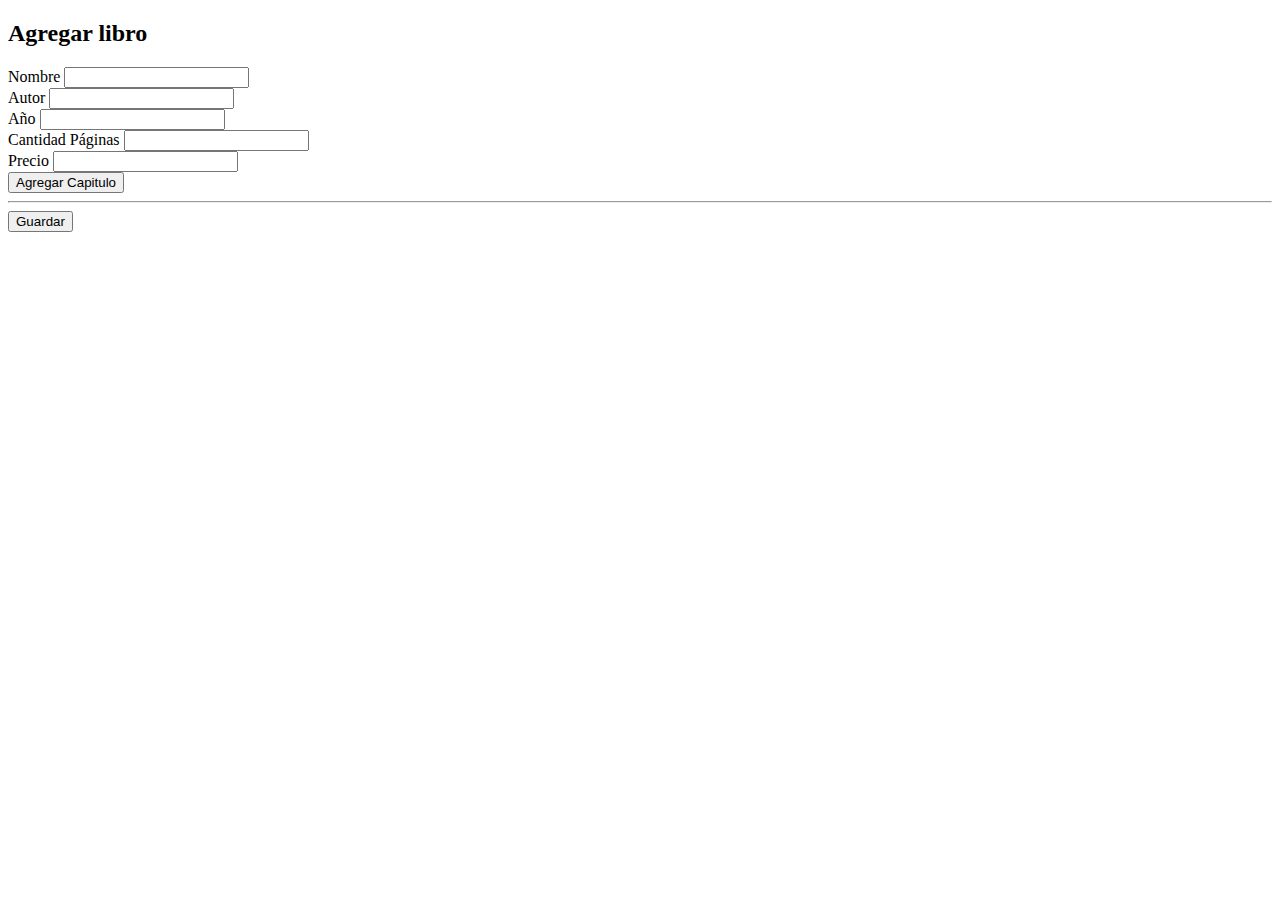
<file: bitsatilioquintero/php/taller04/create.html>
<!doctype html>
<html lang="es">
  <head>
    <!-- Required meta tags -->
    <meta charset="utf-8">
    <meta name="viewport" content="width=device-width, initial-scale=1">
    <link rel="shortcut icon" href="favicon.ico">

    <!-- Bootstrap CSS -->
    <link href="https://cdn.jsdelivr.net/npm/bootstrap@5.0.0-beta3/dist/css/bootstrap.min.css" rel="stylesheet" integrity="sha384-eOJMYsd53ii+scO/bJGFsiCZc+5NDVN2yr8+0RDqr0Ql0h+rP48ckxlpbzKgwra6" crossorigin="anonymous">

    <title>Agregar nuevo libro</title>
  </head>
  <body class="h-100 d-flex bg-light ">
        <div class="container">
            <div class="col-sm text-center">
                <h2>Agregar libro</h2>
            </div>
            <form action="/src/index.php" method="POST">
                <div class="row mt-3 col-3">
                    <label for="bookName" class="form-label">Nombre</label>
                    <input type="text" class="form-control" name="bookName" id="bookName" >
                </div>
                <div class="row mt-3 col-3">
                    <label for="bookAuthor" class="form-label">Autor</label>
                    <input type="text" class="form-control" name="bookAuthor" id="bookAuthor" >
                </div>
                <div class="row mt-3 col-3">
                    <label for="bookYear" class="form-label">Año</label>
                    <input type="text" class="form-control" name="bookYear" id="bookYear" >
                </div>
                <div class="row mt-3 col-3">
                    <label for="bookPages" class="form-label">Cantidad Páginas</label>
                    <input type="text" class="form-control" name="bookPages" id="bookPages" >
                </div>
                <div class="row mt-3 col-3">
                    <label for="bookPrice" class="form-label">Precio</label>
                    <input type="text" class="form-control" name="bookPrice" id="bookPrice" >
                </div>
                <div class="row mt-3 col-3 d-grid d-md-flex justify-content-md-end">
                    <button type="button" class="w-50 btn-sm btn-info btn" onclick="addChapter()" >Agregar Capitulo</button>
                </div>
                <div id="lol" >
                </div>
                <div id="buttonlol" >
                </div>
                <hr class="my-4">
                <button class="w-25 btn btn-primary btn-lg" type="submit">Guardar</button>
                <input type="hidden" name="isCreateBook" id="isCreateBook" value="true" />
            </form>
        </div>
        <script type="text/javascript">
        var index = 1;
        var showRemoveButton = false;
            function addChapter(){
                var chaptersParent = document.getElementById('lol');
                var div = document.createElement('div');
                div.setAttribute('class', 'row mt-3 col-3 chapters');
                var inpt = document.createElement('input');
                inpt.setAttribute('class', 'form-control');
                inpt.setAttribute('type', 'text');
                inpt.setAttribute('name', 'chapter' + index);
                inpt.setAttribute('id', 'chapter' + index++);
                div.appendChild(inpt);
                chaptersParent.appendChild(div);
                if (!showRemoveButton) {
                    addRemoveButton();
                }
            }

            function addRemoveButton(){
                var buttonParent = document.getElementById('buttonlol');
                var div = document.createElement('div');
                div.setAttribute('class', 'row mt-3 col-3 d-grid d-md-flex justify-content-md-end');
                div.setAttribute('id', 'buttoncont');
                var elemento = document.createElement('button');
                elemento.setAttribute('class', 'w-25 btn-sm btn-danger btn');
                elemento.setAttribute('type', 'button');
                elemento.appendChild(document.createTextNode("Quitar"));
                elemento.onclick = removeChapter;
                buttonParent.appendChild(div);
                div.appendChild(elemento);
                showRemoveButton = true;
            }

            function removeChapter(){
                var chapters = document.getElementsByClassName('chapters');
                var size = chapters.length;
                if (size > 0) {
                    chapters[size - 1].remove();
                }
                if (size < 2){
                    document.getElementById('buttoncont').remove();
                    showRemoveButton = false;
                }
            }
        </script>
  </body>
</html>
</file>
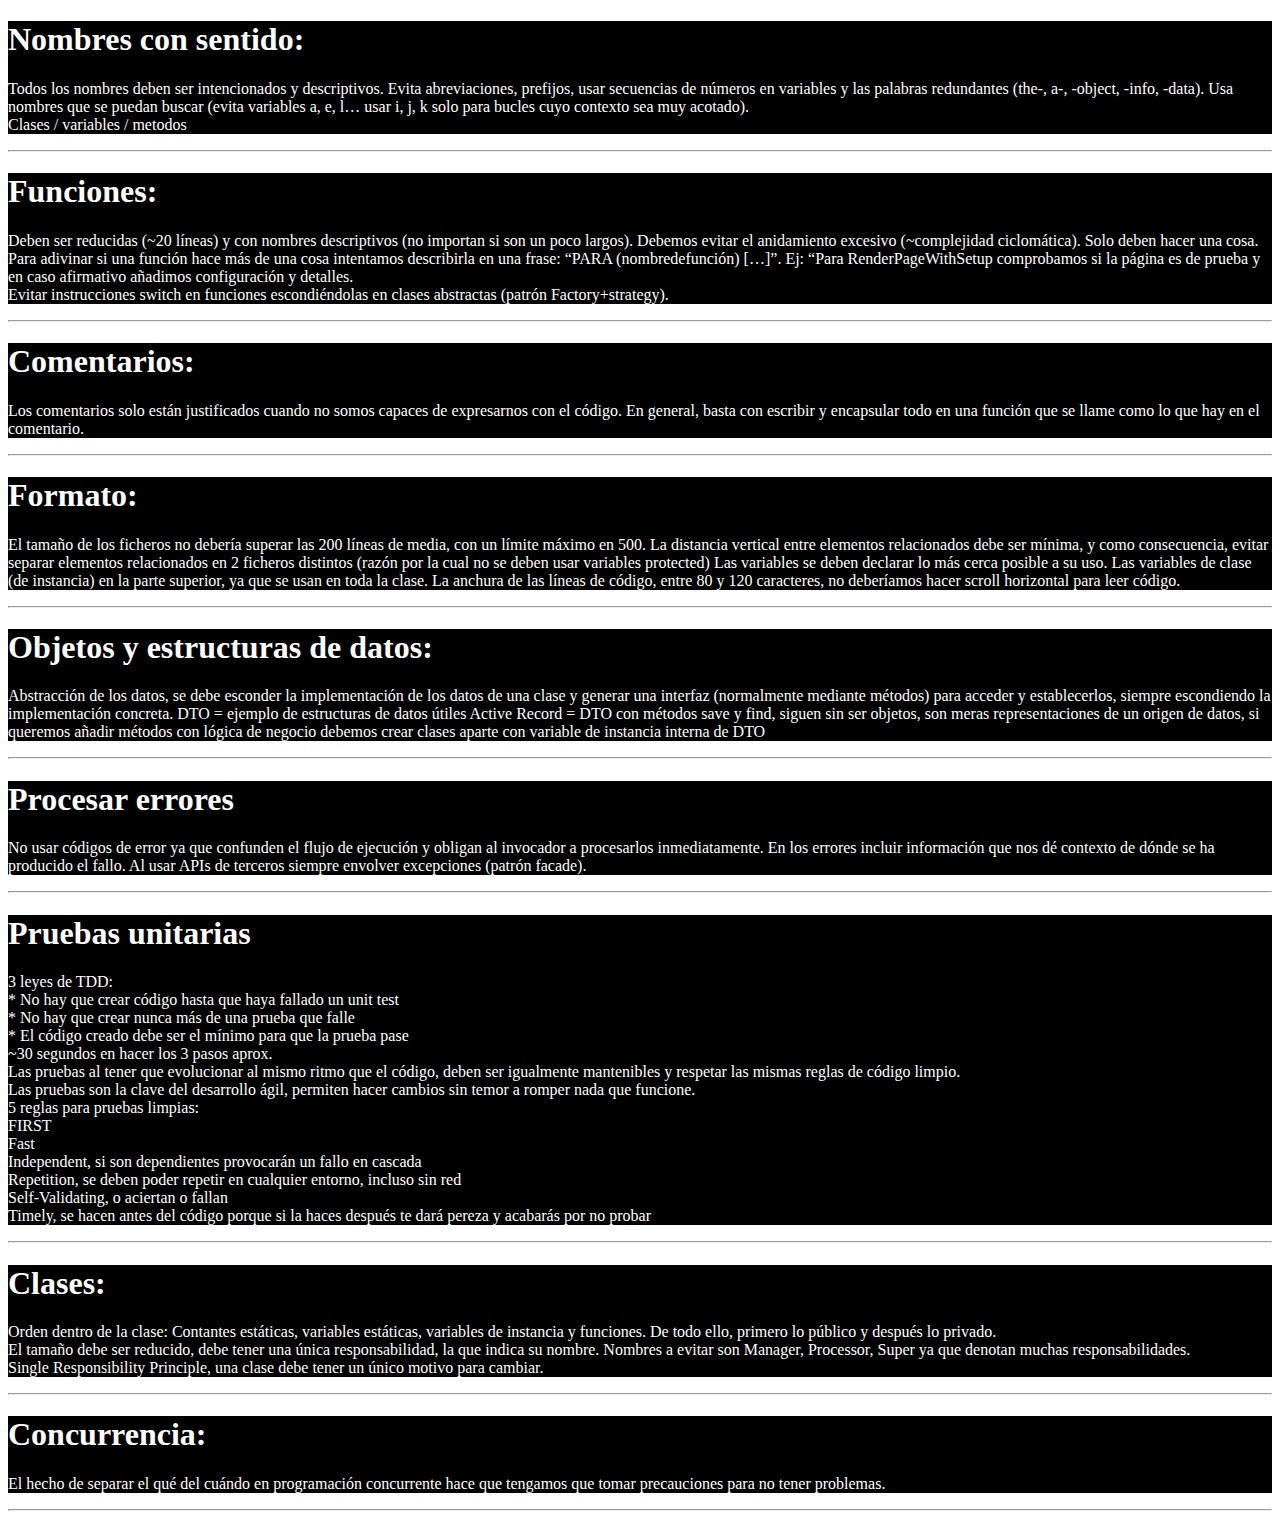
<file: bitsbrandonsilva/php/taller01/cleancode.html>
<!DOCTYPE html>
<html lang="en">
<head>
    <meta charset="UTF-8">
    <meta http-equiv="X-UA-Compatible" content="IE=edge">
    <meta name="viewport" content="width=device-width, initial-scale=1.0">
    <title>Clean Code</title>
</head>
<body>

    <div style="background-color:black;">
    <h1 style="color: white;">Nombres con sentido:</h1>
    <p style="color: white;">
        Todos los nombres deben ser intencionados y descriptivos.
        Evita abreviaciones, prefijos, usar secuencias de números 
        en variables y las palabras redundantes (the-, a-, -object, -info, -data).
        Usa nombres que se puedan buscar (evita variables a, e, l… usar i, j, k solo 
        para bucles cuyo contexto sea muy acotado). <br>
        Clases / variables / metodos
    </p>
    </div>
    <hr>

    <div style="background-color:black;">
    <h1 style="color: white;">Funciones:</h1>
    <p style="color: white;">
        Deben ser reducidas (~20 líneas) y con nombres descriptivos (no importan si son un poco largos).
        Debemos evitar el anidamiento excesivo (~complejidad ciclomática).
        Solo deben hacer una cosa. Para adivinar si una función hace más de una cosa intentamos 
        describirla en una frase: “PARA (nombredefunción) […]”. Ej: “Para RenderPageWithSetup 
        comprobamos si la página es de prueba y en caso afirmativo añadimos configuración y detalles. <br>

        Evitar instrucciones switch en funciones escondiéndolas 
        en clases abstractas (patrón Factory+strategy).
    </p>
    </div>
    <hr>

    <div style="background-color:black;">
    <h1 style="color: white;">Comentarios:</h1>
    <p style="color: white;">
        Los comentarios solo están justificados cuando no somos capaces de expresarnos con el código. 
        En general, basta con escribir y encapsular todo en una función que se llame 
        como lo que hay en el comentario.
    </p>
    </div>
    <hr>

    <div style="background-color:black;">
    <h1 style="color: white;">Formato:</h1>
    <p style="color: white;">
        El tamaño de los ficheros no debería superar las 200 líneas de media,
        con un límite máximo en 500.

        La distancia vertical entre elementos relacionados debe ser mínima,
        y como consecuencia, evitar separar elementos relacionados en 2 ficheros distintos
        (razón por la cual no se deben usar variables protected)

        Las variables se deben declarar lo más cerca posible a su uso. Las variables de clase
        (de instancia) en la parte superior, ya que se usan en toda la clase.

        La anchura de las líneas de código, entre 80 y 120 caracteres, no deberíamos hacer scroll
        horizontal para leer código.
    </p>
    </div>
    <hr>

    <div style="background-color:black;">
    <h1 style="color: white;">Objetos y estructuras de datos:</h1>
    <p style="color: white;">
        Abstracción de los datos, se debe esconder la implementación de los datos de una clase
        y generar una interfaz (normalmente mediante métodos) para acceder y establecerlos,
        siempre escondiendo la implementación concreta.

        DTO = ejemplo de estructuras de datos útiles

        Active Record = DTO con métodos save y find, siguen sin ser objetos, son meras 
        representaciones de un origen de datos, si queremos añadir métodos con lógica 
        de negocio debemos crear clases aparte con variable de instancia interna de DTO
    </p>
    </div>
    <hr>

    <div style="background-color:black;">
    <h1 style="color: white;">Procesar errores</h1>
    <p style="color: white;">
        No usar códigos de error ya que confunden el flujo de ejecución y obligan al invocador a 
        procesarlos inmediatamente.

        En los errores incluir información que nos dé contexto de dónde se ha producido el fallo.

        Al usar APIs de terceros siempre envolver excepciones (patrón facade).
    </p>
    </div>
    <hr>

    <div style="background-color:black;">
    <h1 style="color: white;">Pruebas unitarias</h1>
    <p style="color: white;">
        3 leyes de TDD: <br>

            * No hay que crear código hasta que haya fallado un unit test <br>
            * No hay que crear nunca más de una prueba que falle <br>
            * El código creado debe ser el mínimo para que la prueba pase <br>
            ~30 segundos en hacer los 3 pasos aprox. <br>

        Las pruebas al tener que evolucionar al mismo ritmo que el código, deben ser igualmente
        mantenibles y respetar las mismas reglas de código limpio. <br>

        Las pruebas son la clave del desarrollo ágil, permiten hacer cambios sin temor a romper 
        nada que funcione. <br>

        5 reglas para pruebas limpias: <br>
        
            FIRST <br>

            Fast <br>
            Independent, si son dependientes provocarán un fallo en cascada <br>
            Repetition, se deben poder repetir en cualquier entorno, incluso sin red <br>
            Self-Validating, o aciertan o fallan <br>
            Timely, se hacen antes del código porque si la haces después te dará pereza y acabarás por no probar <br>
    </p>
    </div>
    <hr>

    <div style="background-color:black;">
    <h1 style="color: white;">Clases:</h1>
    <p style="color: white;">
        Orden dentro de la clase: Contantes estáticas, variables estáticas, variables de instancia
        y funciones. De todo ello, primero lo público y después lo privado. <br>

        El tamaño debe ser reducido, debe tener una única responsabilidad, la que indica su nombre.
        Nombres a evitar son Manager, Processor, Super ya que denotan muchas responsabilidades. <br>

        Single Responsibility Principle, una clase debe tener un único motivo para cambiar.
    </p>
    </div>
    <hr>

    <div style="background-color:black;">
    <h1 style="color: white;">Concurrencia:</h1>
    <p style="color: white;">
        El hecho de separar el qué del cuándo en programación concurrente hace que 
        tengamos que tomar precauciones para no tener problemas. <br>
    </p>
    </div>
    <hr>
</body>
</html>
</file>
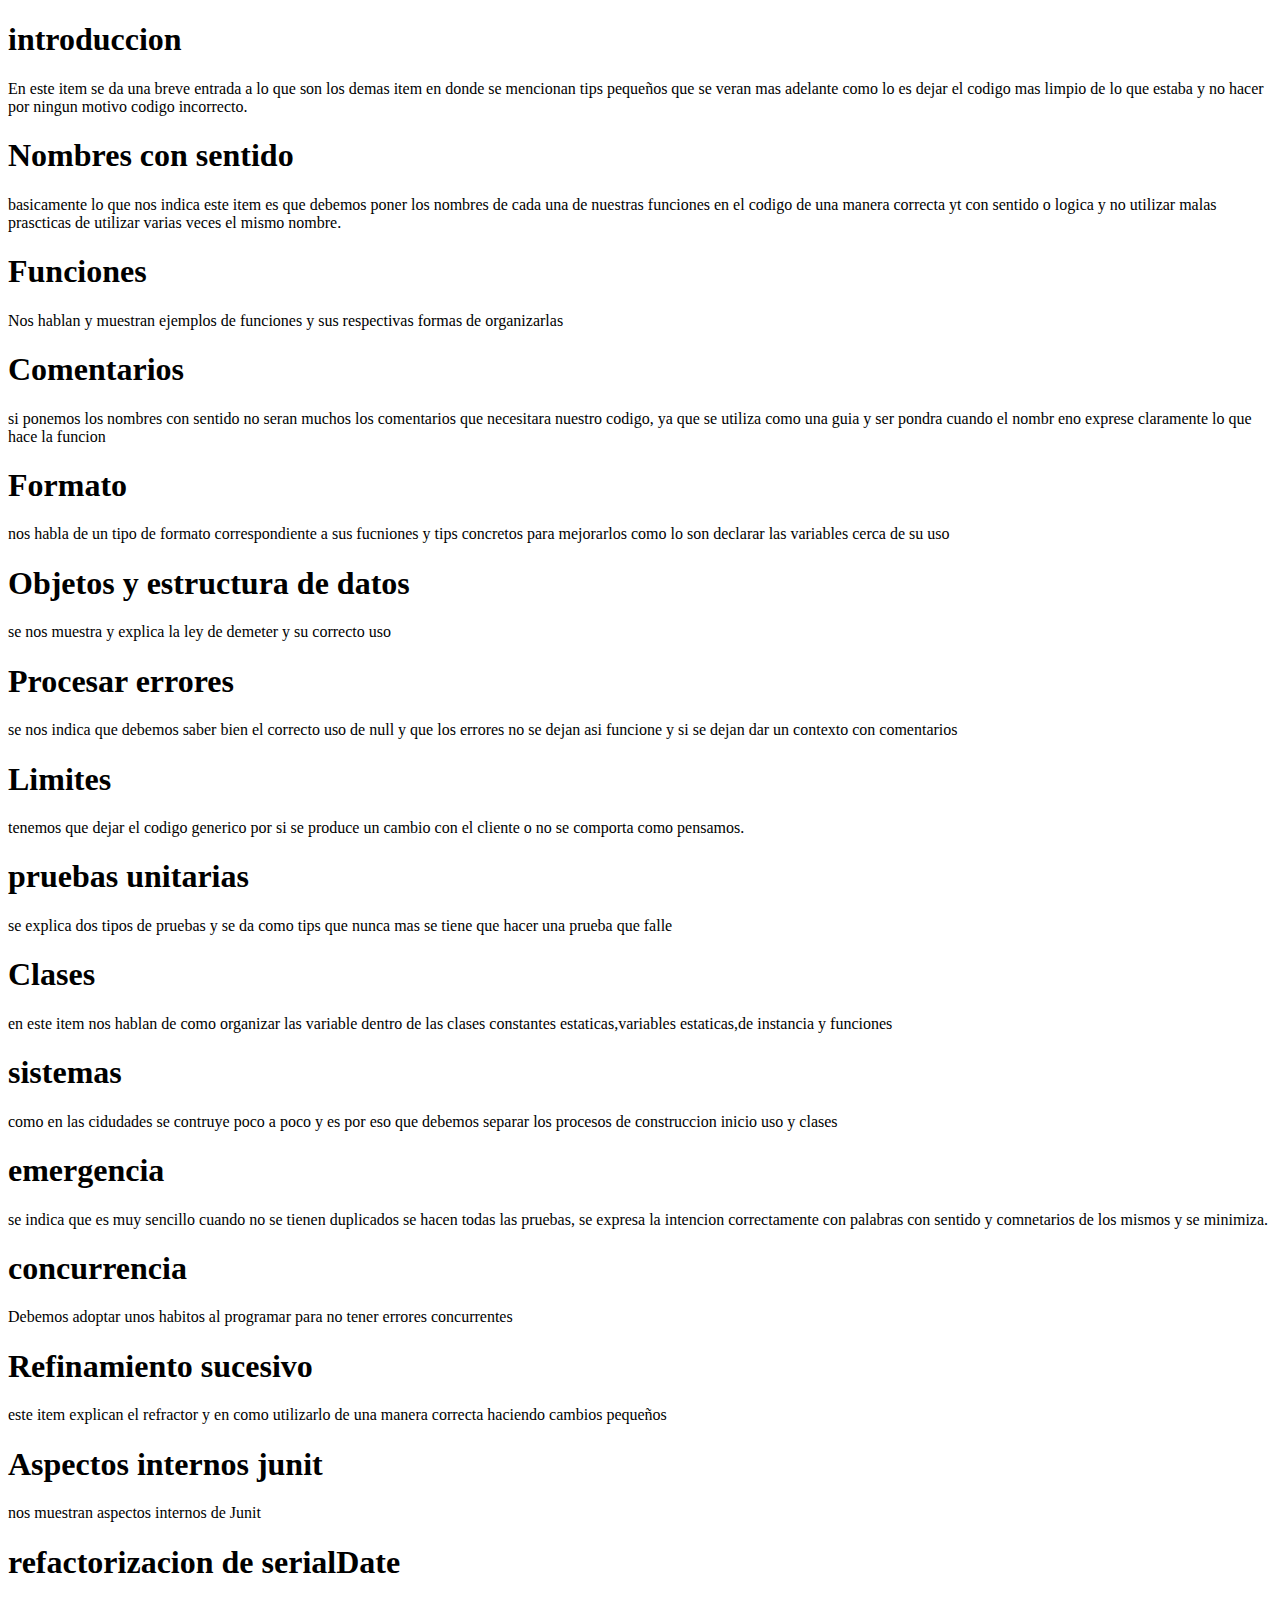
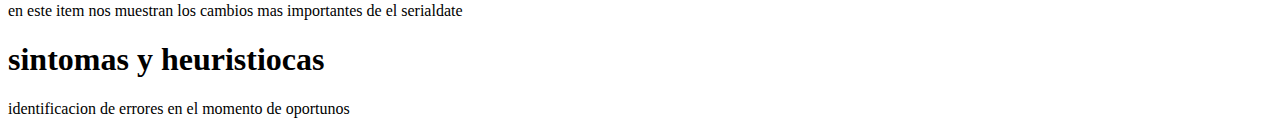
<file: BitsCristyanGines/php/Taller01/resumen.html>
<!DOCTYPE html>
<html lang="en">
<head>
    <meta charset="UTF-8">
    <meta http-equiv="X-UA-Compatible" content="IE=edge">
    <meta name="viewport" content="width=device-width, initial-scale=1.0">
    <title>Document</title>
</head>
<body>
<div>
    <div><h1>introduccion</h1>
        <p>En este item se da una breve entrada a lo que son los demas item en donde se mencionan tips pequeños que se veran mas adelante como lo es dejar el codigo mas limpio de lo que estaba y no hacer por ningun motivo codigo incorrecto. </p>
    </div>
    <div><h1>Nombres con sentido</h1>
        <p>basicamente lo que nos indica este item es que debemos poner los nombres de cada una de nuestras funciones en el codigo de una manera correcta  yt con sentido o logica y no utilizar malas prascticas de utilizar varias veces el mismo nombre.</p>
    </div>
    <div><h1>Funciones</h1>
        <p>Nos hablan y muestran ejemplos de funciones y sus respectivas formas de organizarlas </p>
    </div>
    <div><h1>Comentarios</h1>
        <p> si ponemos los nombres con sentido no seran muchos los comentarios que necesitara nuestro codigo, ya que se utiliza como una guia  y ser pondra cuando el nombr eno exprese claramente lo que hace la funcion </p>
    </div>
    <div><h1>Formato</h1>
        <p>nos habla de un tipo de formato correspondiente a sus fucniones y tips concretos para mejorarlos como lo son declarar las variables cerca de su uso</p>
    </div>
    <div><h1>Objetos y estructura de datos</h1>
        <p> se nos muestra y explica la ley de demeter  y su correcto uso </p>
    </div>
    <div><h1>Procesar errores</h1>
        <p>se nos indica que debemos saber bien el correcto uso de null y que los errores no se dejan asi funcione y si se dejan dar un contexto con comentarios</p>
    </div>
    <div><h1>Limites</h1>
        <p>tenemos que dejar el codigo generico por si se produce un cambio con el cliente o no se comporta como pensamos.</p>
    </div>
    <div><h1>pruebas unitarias</h1>
        <p> se explica  dos tipos de pruebas y se da como tips que nunca mas se tiene que hacer una prueba que falle </p>
    </div>
    <div><h1>Clases</h1>
        <p> en este item nos hablan de como organizar las variable dentro de las clases constantes estaticas,variables estaticas,de instancia y funciones </p>
    </div>
    <div><h1>sistemas</h1>
        <p>como en las cidudades se contruye poco a poco  y es por eso que debemos separar los procesos de construccion inicio uso y clases </p>
    </div>
    <div><h1>emergencia</h1>
        <p>se indica que es muy sencillo cuando no se tienen duplicados se hacen todas las pruebas, se expresa la intencion correctamente con palabras con sentido y comnetarios de los mismos y se minimiza.</p>
    </div>
    <div><h1>concurrencia</h1>
        <p>Debemos adoptar unos habitos al programar para no tener errores concurrentes </p>
    </div>
    <div><h1>Refinamiento sucesivo</h1>
        <p>este item explican el refractor y en como utilizarlo de una manera correcta haciendo cambios pequeños</p>
    </div>
    <div><h1>Aspectos internos junit</h1>
        <p> nos muestran aspectos internos de Junit</p>
    </div>
    <div><h1>refactorizacion de serialDate</h1>
        <p>en este item nos muestran los cambios mas importantes de el serialdate </p>
    </div>
    <div><h1>sintomas y heuristiocas</h1>
        <p>identificacion de errores en el momento de oportunos </p>
    </div>
</div>
</body>
</html>
</file>
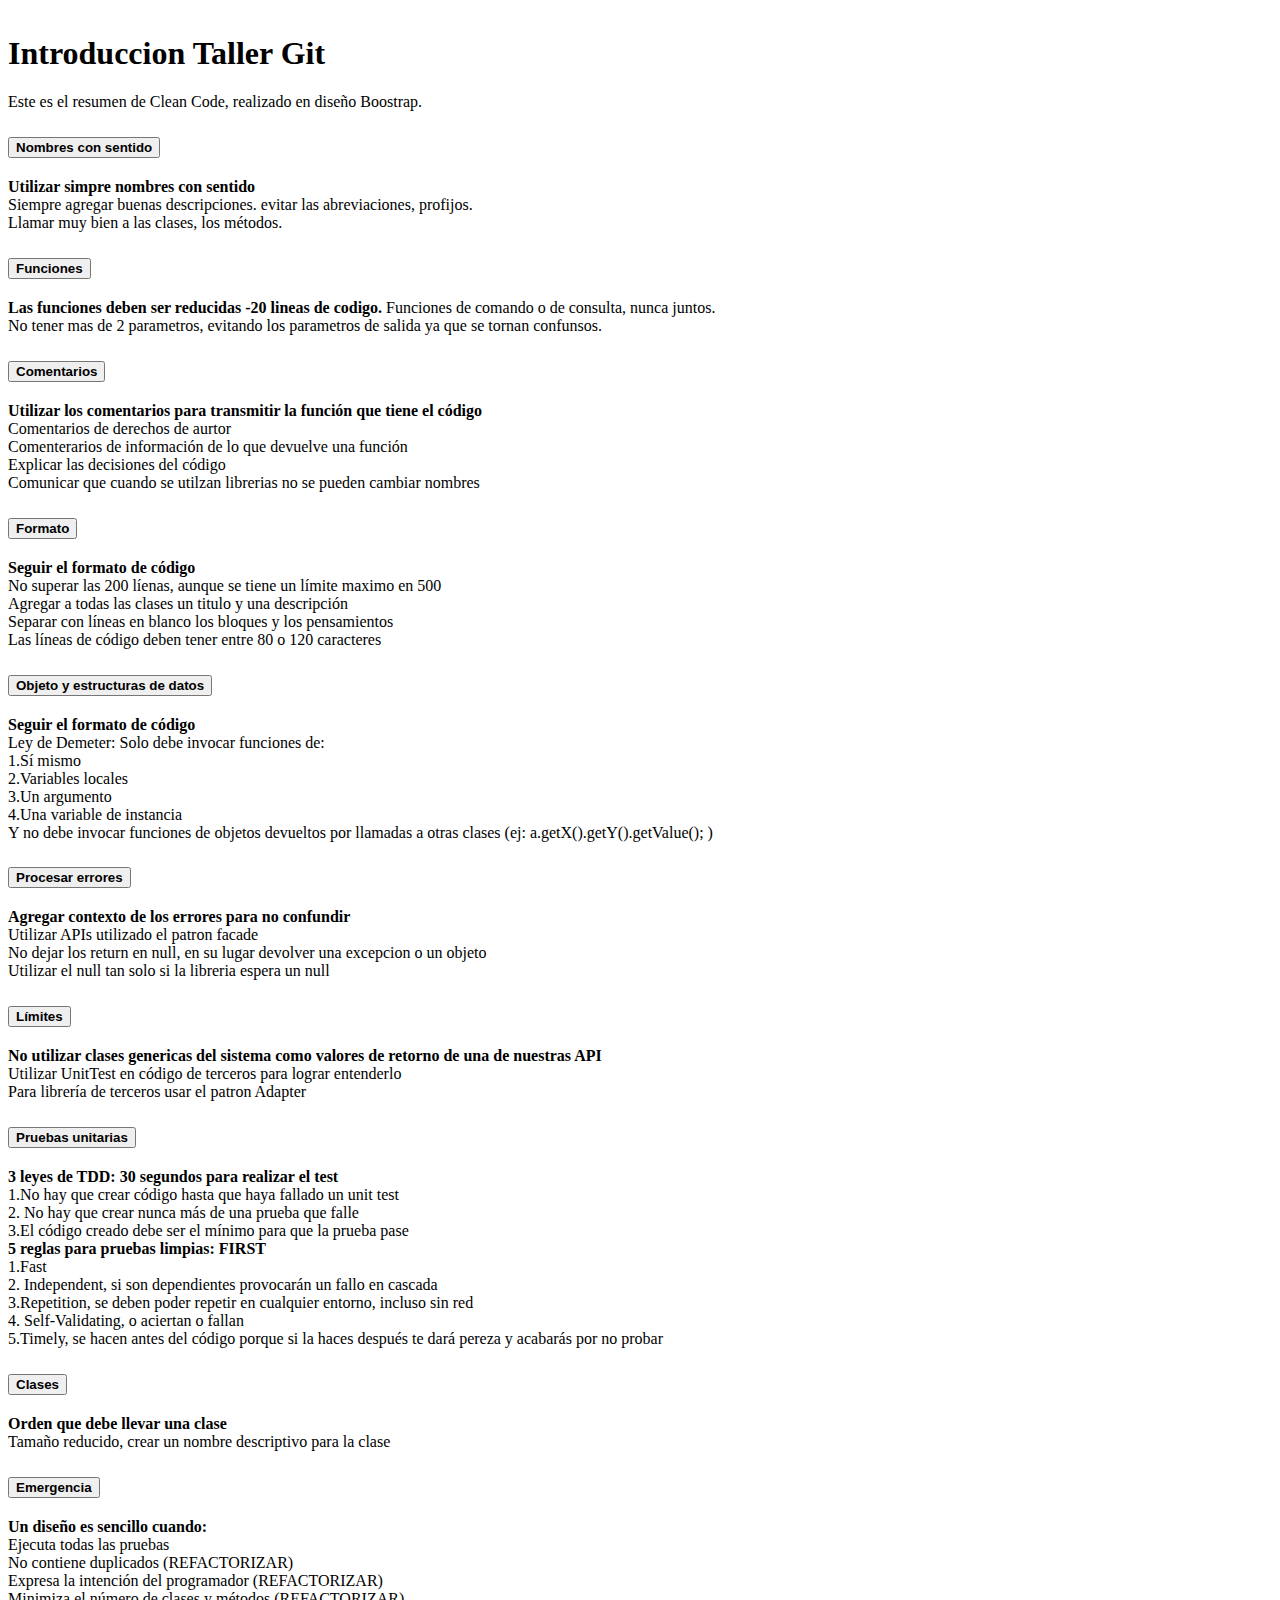
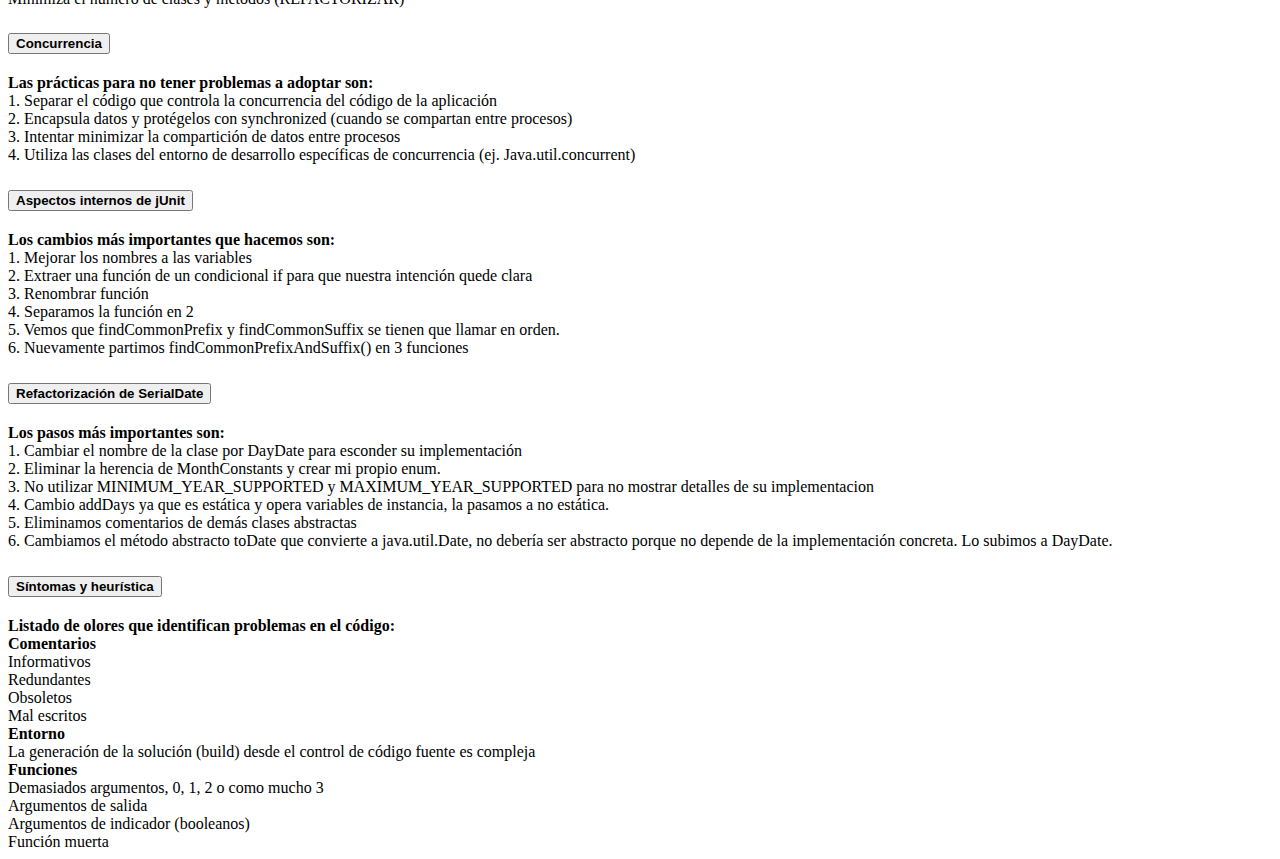
<file: bitsjuanpanqueva/php/taller01/explicacion.html>
<!DOCTYPE html>
<html lang="en">
<head>
  <meta charset="UTF-8">
  <meta http-equiv="X-UA-Compatible" content="IE=edge">
  <meta name="viewport" content="width=device-width, initial-scale=1.0">
  <link href="https://cdn.jsdelivr.net/npm/bootstrap@5.0.0-beta2/dist/css/bootstrap.min.css" rel="stylesheet" integrity="sha384-BmbxuPwQa2lc/FVzBcNJ7UAyJxM6wuqIj61tLrc4wSX0szH/Ev+nYRRuWlolflfl" crossorigin="anonymous">
  <script src="https://cdn.jsdelivr.net/npm/bootstrap@5.0.0-beta2/dist/js/bootstrap.bundle.min.js" integrity="sha384-b5kHyXgcpbZJO/tY9Ul7kGkf1S0CWuKcCD38l8YkeH8z8QjE0GmW1gYU5S9FOnJ0" crossorigin="anonymous"></script>
  <title>Document</title>
</head>
<body>
  <div class="container" style="margin-top: 35px;">

    <h1 class="display-4">Introduccion Taller Git</h1>
    <p class="lead">Este es el resumen de Clean Code, realizado en diseño Boostrap.</p>
    <div class="accordion" id="accordionExample">
      
      <div class="accordion-item">
        <h2 class="accordion-header" id="headingTwo">
          <button class="accordion-button collapsed" type="button" data-bs-toggle="collapse" data-bs-target="#collapseTwo" aria-expanded="false" aria-controls="collapseTwo">
            <strong>Nombres con sentido</strong> 
          </button>
        </h2>
        <div id="collapseTwo" class="accordion-collapse collapse" aria-labelledby="headingTwo" data-bs-parent="#accordionExample">
          <div class="accordion-body">
            <strong>Utilizar simpre nombres con sentido</strong> 
            <br>
            Siempre agregar buenas descripciones.
            evitar las abreviaciones, profijos.
            <br>
            Llamar muy bien a las clases, los métodos.
          </div>
        </div>
      </div>
      <div class="accordion-item">
        <h2 class="accordion-header" id="headingThree">
          <button class="accordion-button collapsed" type="button" data-bs-toggle="collapse" data-bs-target="#collapseThree" aria-expanded="false" aria-controls="collapseThree">
            <strong>Funciones</strong>
          </button>
        </h2>
        <div id="collapseThree" class="accordion-collapse collapse" aria-labelledby="headingThree" data-bs-parent="#accordionExample">
          <div class="accordion-body">
            <strong>Las funciones deben ser reducidas  -20 lineas de codigo.</strong>
            Funciones de comando o de consulta, nunca juntos.
            <br>
            No tener mas de 2 parametros, evitando los parametros de salida ya que se tornan confunsos.
          </div>
        </div>
      </div>
      <div class="accordion-item">
        <h2 class="accordion-header" id="headingFour">
          <button class="accordion-button collapsed" type="button" data-bs-toggle="collapse" data-bs-target="#collapseFour" aria-expanded="false" aria-controls="collapseFour">
            <strong>Comentarios</strong>            
          </button>
        </h2>
        <div id="collapseFour" class="accordion-collapse collapse" aria-labelledby="headingFive" data-bs-parent="#accordionExample">
          <div class="accordion-body">
            <strong>Utilizar los comentarios para transmitir la función que tiene el código</strong> 
            <br>
            Comentarios de derechos de aurtor
            <br>          
            Comenterarios de información de lo que devuelve una función
            <br>
            Explicar las decisiones del código
            <br>
            Comunicar que cuando se utilzan librerias no se pueden cambiar nombres
          </div>
        </div>
      </div>
      <div class="accordion-item">
        <h2 class="accordion-header" id="headingFive">
          <button class="accordion-button collapsed" type="button" data-bs-toggle="collapse" data-bs-target="#collapseFive" aria-expanded="false" aria-controls="collapseFive">
            <strong>Formato</strong>
          </button>
        </h2>
        <div id="collapseFive" class="accordion-collapse collapse" aria-labelledby="headingFive" data-bs-parent="#accordionExample">
          <div class="accordion-body">
            <strong>Seguir el formato de código</strong> 
            <br>
            No superar las 200 líenas, aunque se tiene un límite maximo en 500
            <br>
            Agregar a todas las clases un titulo y una descripción
            <br>
            Separar con líneas en blanco los bloques y los pensamientos 
            <br>
            Las líneas de código deben tener entre 80 o 120 caracteres 
          </div>
        </div>
      </div>
      <div class="accordion-item">
        <h2 class="accordion-header" id="headingSix">
          <button class="accordion-button collapsed" type="button" data-bs-toggle="collapse" data-bs-target="#collapseSix" aria-expanded="false" aria-controls="collapseSix">
            <strong>Objeto y estructuras de datos</strong>
          </button>
        </h2>
        <div id="collapseSix" class="accordion-collapse collapse" aria-labelledby="headingSix" data-bs-parent="#accordionExample">
          <div class="accordion-body">
            <strong>Seguir el formato de código</strong> 
            <br>
            Ley de Demeter: Solo debe invocar funciones de:
            <br>
            1.Sí mismo
            <br>
            2.Variables locales
            <br>
            3.Un argumento
            <br>
            4.Una variable de instancia
            <br>
            Y no debe invocar funciones de objetos devueltos por llamadas a otras clases (ej:  a.getX().getY().getValue(); )
          </div>
        </div>
      </div>
      <div class="accordion-item">
        <h2 class="accordion-header" id="headingSeven">
          <button class="accordion-button collapsed" type="button" data-bs-toggle="collapse" data-bs-target="#collapseSeven" aria-expanded="false" aria-controls="collapseSeven">
            <strong>Procesar errores</strong>
          </button>
        </h2>
        <div id="collapseSeven" class="accordion-collapse collapse" aria-labelledby="headingSeven" data-bs-parent="#accordionExample">
          <div class="accordion-body">
            <strong>Agregar contexto de los errores para no confundir</strong> 
            <br>
            Utilizar APIs utilizado el patron facade
            <br>
            No dejar los return en null, en su lugar devolver una excepcion o un objeto
            <br>
            Utilizar el null tan solo si la libreria espera un null          
          </div>
        </div>
      </div>
      <div class="accordion-item">
        <h2 class="accordion-header" id="headingEig">
          <button class="accordion-button collapsed" type="button" data-bs-toggle="collapse" data-bs-target="#collapseEig" aria-expanded="false" aria-controls="collapseEig">
            <strong>Límites</strong>
          </button>
        </h2>
        <div id="collapseEig" class="accordion-collapse collapse" aria-labelledby="headingEig" data-bs-parent="#accordionExample">
          <div class="accordion-body">
            <strong>No utilizar clases genericas del sistema como valores de retorno de una de nuestras API</strong> 
            <br>
            Utilizar UnitTest en código de terceros para lograr entenderlo
            <br>
            Para librería de terceros usar el patron Adapter               
          </div>
        </div>
      </div>
      <div class="accordion-item">
        <h2 class="accordion-header" id="headingNine">
          <button class="accordion-button collapsed" type="button" data-bs-toggle="collapse" data-bs-target="#collapseNine" aria-expanded="false" aria-controls="collapseNine">
            <strong>Pruebas unitarias</strong>
          </button>
        </h2>
        <div id="collapseNine" class="accordion-collapse collapse" aria-labelledby="headingNine" data-bs-parent="#accordionExample">
          <div class="accordion-body">
            <strong>3 leyes de TDD:
              30 segundos para realizar el test
            </strong> 
            <br>
            1.No hay que crear código hasta que haya fallado un unit test            
            <br>
            2. No hay que crear nunca más de una prueba que falle
            <br>
            3.El código creado debe ser el mínimo para que la prueba pase
            <br> 
            <strong>5 reglas para pruebas limpias: FIRST</strong> 
            <br>
            1.Fast            
            <br>
            2. Independent, si son dependientes provocarán un fallo en cascada
            <br>
            3.Repetition, se deben poder repetir en cualquier entorno, incluso sin red 
            <br>
            4. Self-Validating, o aciertan o fallan
            <br>
            5.Timely, se hacen antes del código porque si la haces después te dará pereza y acabarás por no probar               
          </div>
        </div>
      </div>
      <div class="accordion-item">
        <h2 class="accordion-header" id="headingTen">
          <button class="accordion-button collapsed" type="button" data-bs-toggle="collapse" data-bs-target="#collapseTen" aria-expanded="false" aria-controls="collapseTen">
            <strong>Clases</strong>
          </button>
        </h2>
        <div id="collapseTen" class="accordion-collapse collapse" aria-labelledby="headingTen" data-bs-parent="#accordionExample">
          <div class="accordion-body">
            <strong>Orden que debe llevar una clase</strong> 
            <br>
            Tamaño reducido, crear un nombre descriptivo para la clase
          </div>
        </div>
      </div>
      <div class="accordion-item">
        <h2 class="accordion-header" id="headingEleven">
          <button class="accordion-button collapsed" type="button" data-bs-toggle="collapse" data-bs-target="#collapseEleven" aria-expanded="false" aria-controls="collapseEleven">
            <strong>Emergencia</strong>
          </button>
        </h2>
        <div id="collapseEleven" class="accordion-collapse collapse" aria-labelledby="headingEleven" data-bs-parent="#accordionExample">
          <div class="accordion-body">
            <strong>Un diseño es sencillo cuando:</strong> 
            <br>
            Ejecuta todas las pruebas
            <br>
            No contiene duplicados (REFACTORIZAR)
            <br>
            Expresa la intención del programador (REFACTORIZAR)
            <br>
            Minimiza el número de clases y métodos (REFACTORIZAR)
          </div>
        </div>
      </div>
      <div class="accordion-item">
        <h2 class="accordion-header" id="headingTwelve">
          <button class="accordion-button collapsed" type="button" data-bs-toggle="collapse" data-bs-target="#collapseTwelve" aria-expanded="false" aria-controls="collapseTwelve">
            <strong>Concurrencia</strong>
          </button>
        </h2>
        <div id="collapseTwelve" class="accordion-collapse collapse" aria-labelledby="headingTwelve" data-bs-parent="#accordionExample">
          <div class="accordion-body">
            <strong>Las prácticas para no tener problemas a adoptar son:</strong> 
            <br>
            1. Separar el código que controla la concurrencia del código de la aplicación
            <br>
            2. Encapsula datos y protégelos con synchronized (cuando se compartan entre procesos)
            <br>
            3. Intentar minimizar la compartición de datos entre procesos
            <br>
            4. Utiliza las clases del entorno de desarrollo específicas de concurrencia (ej. Java.util.concurrent)
          </div>
        </div>
      </div>
      <div class="accordion-item">
        <h2 class="accordion-header" id="headingThirteen">
          <button class="accordion-button collapsed" type="button" data-bs-toggle="collapse" data-bs-target="#collapseThirteen" aria-expanded="false" aria-controls="collapseThirteen">
            <strong>Aspectos internos de jUnit</strong>
          </button>
        </h2>
        <div id="collapseThirteen" class="accordion-collapse collapse" aria-labelledby="headingThirteen" data-bs-parent="#accordionExample">
          <div class="accordion-body">
            <strong>Los cambios más importantes que hacemos son:</strong> 
            <br>
            1. Mejorar los nombres a las variables
            <br>
            2. Extraer una función de un condicional if para que nuestra intención quede clara
            <br>
            3. Renombrar función
            <br>
            4. Separamos la función en 2
            <br>
            5. Vemos que findCommonPrefix y findCommonSuffix se tienen que llamar en orden.
            <br>
            6. Nuevamente partimos findCommonPrefixAndSuffix() en 3 funciones
          </div>
        </div>
      </div>
      <div class="accordion-item">
        <h2 class="accordion-header" id="headingFourteen">
          <button class="accordion-button collapsed" type="button" data-bs-toggle="collapse" data-bs-target="#collapseFourteen" aria-expanded="false" aria-controls="collapseFourteen">
            <strong>Refactorización de SerialDate</strong>
          </button>
        </h2>
        <div id="collapseFourteen" class="accordion-collapse collapse" aria-labelledby="headingFourteen" data-bs-parent="#accordionExample">
          <div class="accordion-body">
            <strong>Los pasos más importantes son:</strong> 
            <br>
            1. Cambiar el nombre de la clase por DayDate para esconder su implementación
            <br>
            2. Eliminar la herencia de MonthConstants y crear mi propio enum.
            <br>
            3. No utilizar MINIMUM_YEAR_SUPPORTED y MAXIMUM_YEAR_SUPPORTED para no mostrar detalles de su implementacion
            <br>
            4. Cambio addDays ya que es estática y opera variables de instancia, la pasamos a no estática.
            <br>
            5. Eliminamos comentarios de demás clases abstractas
            <br>
            6. Cambiamos el método abstracto toDate que convierte a java.util.Date, no debería ser abstracto porque no depende de la implementación concreta. Lo subimos a DayDate.
          </div>
        </div>
      </div>
      <div class="accordion-item">
        <h2 class="accordion-header" id="headingFifteen">
          <button class="accordion-button collapsed" type="button" data-bs-toggle="collapse" data-bs-target="#collapseFifteen" aria-expanded="false" aria-controls="collapseFifteen">
            <strong>Síntomas y heurística</strong>
          </button>
        </h2>
        <div id="collapseFifteen" class="accordion-collapse collapse" aria-labelledby="headingFifteen" data-bs-parent="#accordionExample">
          <div class="accordion-body">
            <strong>Listado de olores que identifican problemas en el código:</strong> 
            <br>
            <strong>Comentarios</strong>
            <br>
            Informativos
            <br>
            Redundantes
            <br>
            Obsoletos
            <br>
            Mal escritos
            <br>
            <strong>Entorno</strong>
            <br>
            La generación de la solución (build) desde el control de código fuente es compleja            
            <br>
            <strong>Funciones</strong>
            <br>
            Demasiados argumentos, 0, 1, 2 o como mucho 3
            <br>
            Argumentos de salida
            <br>
            Argumentos de indicador (booleanos)
            <br>
            Función muerta
            <br>
          </div>
        </div>
      </div>
    </div>
  </div>
</body>
</html>
</file>
<file: style.css>
* {
  box-sizing: border-box;
}
body {
  margin: 0;
}

.header,
.footer {
  background-color: grey;
  color: white;
  padding: 15px;
}
.column {
  float: left;
  padding: 15px;
}
.clearfix::after {
  content: "";
  clear: both;
  display: table;
}
.menu {
  width: 25%;
}
.content {
  width: 75%;
}
.menu ul {
  list-style-type: none;
  margin: 0;
  padding: 0;
}
.menu li {
  padding: 8px;
  margin-bottom: 8px;
  background-color: #0088dd;
  color: #ffffff;
}
</file>
<file: bitsjaimesuarez/php/taller01/assets/style.css>
body {
  background: #ffffff;
  color: #333333;
  font-family: 'Roboto', sans-serif!important;
}

.separator {
  margin: 1rem 0;
  border-bottom: 1px dashed #fff;
}

.text-uppercase {
  letter-spacing: 0.1em;
}

.text-gray {
  color: #aaa;
}

.vertical-nav {
  min-width: 20rem;
  width: 20rem;
  height: 100vh;
  position: fixed;
  top: 0;
  left: 0;
  box-shadow: 3px 3px 10px rgba(0, 0, 0, 0.1);
  transition: all 0.4s;
}

.page-content {
  width: calc(100% - 20rem);
  margin-left: 20rem;
  transition: all 0.4s;
}

ul li {
  font-size: 1.25rem;
  font-weight: 300;
  text-align: justify;
}

/* for toggle behavior */

#sidebar.active {
  margin-left: -17rem;
}

#content.active {
  width: 100%;
  margin: 0;
}

.nav-item a {
  font-size: 65%;
  text-transform: uppercase;
}

.row h2 {
  margin-bottom: 20px;
}

.back-to-top {
  border: 1px solid #ccc!important;
  position: fixed;
  bottom: 25px;
  right: 25px;
  display: none;
}

@media (max-width: 768px) {
  #sidebar {
    margin-left: -17rem;
  }
  #sidebar.active {
    margin-left: 0;
  }
  #content {
    width: 100%;
    margin: 0;
  }
  #content.active {
    margin-left: 17rem;
    width: calc(100% - 17rem);
  }
}
</file>
<file: bitsjeffreeytaylor/php/taller01/assets/css/noscript.css>
/*
	Story by HTML5 UP
	html5up.net | @ajlkn
	Free for personal and commercial use under the CCA 3.0 license (html5up.net/license)
*/

/* Banner (transitions) */

	.banner.onload-content-fade-up .content {
		-moz-transition: none;
		-webkit-transition: none;
		-ms-transition: none;
		transition: none;
	}

	body.is-preload .banner.onload-content-fade-up .content {
		-moz-transform: none;
		-webkit-transform: none;
		-ms-transform: none;
		transform: none;
		opacity: 1;
	}

	.banner.onload-content-fade-down .content {
		-moz-transition: none;
		-webkit-transition: none;
		-ms-transition: none;
		transition: none;
	}

	body.is-preload .banner.onload-content-fade-down .content {
		-moz-transform: none;
		-webkit-transform: none;
		-ms-transform: none;
		transform: none;
		opacity: 1;
	}

	.banner.onload-content-fade-left .content {
		-moz-transition: none;
		-webkit-transition: none;
		-ms-transition: none;
		transition: none;
	}

	body.is-preload .banner.onload-content-fade-left .content {
		-moz-transform: none;
		-webkit-transform: none;
		-ms-transform: none;
		transform: none;
		opacity: 1;
	}

	.banner.onload-content-fade-right .content {
		-moz-transition: none;
		-webkit-transition: none;
		-ms-transition: none;
		transition: none;
	}

	body.is-preload .banner.onload-content-fade-right .content {
		-moz-transform: none;
		-webkit-transform: none;
		-ms-transform: none;
		transform: none;
		opacity: 1;
	}

	.banner.onload-content-fade-in .content {
		-moz-transition: none;
		-webkit-transition: none;
		-ms-transition: none;
		transition: none;
	}

	body.is-preload .banner.onload-content-fade-in .content {
		-moz-transform: none;
		-webkit-transform: none;
		-ms-transform: none;
		transform: none;
		opacity: 1;
	}

	.banner.onload-image-fade-up .image {
		-moz-transition: none;
		-webkit-transition: none;
		-ms-transition: none;
		transition: none;
	}

		.banner.onload-image-fade-up .image img {
			-moz-transition: none;
			-webkit-transition: none;
			-ms-transition: none;
			transition: none;
		}

	body.is-preload .banner.onload-image-fade-up .image {
		-moz-transform: none;
		-webkit-transform: none;
		-ms-transform: none;
		transform: none;
		opacity: 1;
	}

		body.is-preload .banner.onload-image-fade-up .image img {
			opacity: 1;
		}

	.banner.onload-image-fade-down .image {
		-moz-transition: none;
		-webkit-transition: none;
		-ms-transition: none;
		transition: none;
	}

		.banner.onload-image-fade-down .image img {
			-moz-transition: none;
			-webkit-transition: none;
			-ms-transition: none;
			transition: none;
		}

	body.is-preload .banner.onload-image-fade-down .image {
		-moz-transform: none;
		-webkit-transform: none;
		-ms-transform: none;
		transform: none;
		opacity: 1;
	}

		body.is-preload .banner.onload-image-fade-down .image img {
			opacity: 1;
		}

	.banner.onload-image-fade-left .image {
		-moz-transition: none;
		-webkit-transition: none;
		-ms-transition: none;
		transition: none;
	}

		.banner.onload-image-fade-left .image img {
			-moz-transition: none;
			-webkit-transition: none;
			-ms-transition: none;
			transition: none;
		}

	body.is-preload .banner.onload-image-fade-left .image {
		-moz-transform: none;
		-webkit-transform: none;
		-ms-transform: none;
		transform: none;
		opacity: 1;
	}

		body.is-preload .banner.onload-image-fade-left .image img {
			opacity: 1;
		}

	.banner.onload-image-fade-right .image {
		-moz-transition: none;
		-webkit-transition: none;
		-ms-transition: none;
		transition: none;
	}

		.banner.onload-image-fade-right .image img {
			-moz-transition: none;
			-webkit-transition: none;
			-ms-transition: none;
			transition: none;
		}

	body.is-preload .banner.onload-image-fade-right .image {
		-moz-transform: none;
		-webkit-transform: none;
		-ms-transform: none;
		transform: none;
		opacity: 1;
	}

		body.is-preload .banner.onload-image-fade-right .image img {
			opacity: 1;
		}

	.banner.onload-image-fade-in .image img {
		-moz-transition: none;
		-webkit-transition: none;
		-ms-transition: none;
		transition: none;
	}

	body.is-preload .banner.onload-image-fade-in .image img {
		opacity: 1;
	}

	.banner.onscroll-content-fade-up .content {
		-moz-transition: none;
		-webkit-transition: none;
		-ms-transition: none;
		transition: none;
	}

	.banner.onscroll-content-fade-up.is-inactive .content {
		-moz-transform: none;
		-webkit-transform: none;
		-ms-transform: none;
		transform: none;
		opacity: 1;
	}

	.banner.onscroll-content-fade-down .content {
		-moz-transition: none;
		-webkit-transition: none;
		-ms-transition: none;
		transition: none;
	}

	.banner.onscroll-content-fade-down.is-inactive .content {
		-moz-transform: none;
		-webkit-transform: none;
		-ms-transform: none;
		transform: none;
		opacity: 1;
	}

	.banner.onscroll-content-fade-left .content {
		-moz-transition: none;
		-webkit-transition: none;
		-ms-transition: none;
		transition: none;
	}

	.banner.onscroll-content-fade-left.is-inactive .content {
		-moz-transform: none;
		-webkit-transform: none;
		-ms-transform: none;
		transform: none;
		opacity: 1;
	}

	.banner.onscroll-content-fade-right .content {
		-moz-transition: none;
		-webkit-transition: none;
		-ms-transition: none;
		transition: none;
	}

	.banner.onscroll-content-fade-right.is-inactive .content {
		-moz-transform: none;
		-webkit-transform: none;
		-ms-transform: none;
		transform: none;
		opacity: 1;
	}

	.banner.onscroll-content-fade-in .content {
		-moz-transition: none;
		-webkit-transition: none;
		-ms-transition: none;
		transition: none;
	}

	.banner.onscroll-content-fade-in.is-inactive .content {
		-moz-transform: none;
		-webkit-transform: none;
		-ms-transform: none;
		transform: none;
		opacity: 1;
	}

	.banner.onscroll-image-fade-up .image {
		-moz-transition: none;
		-webkit-transition: none;
		-ms-transition: none;
		transition: none;
	}

		.banner.onscroll-image-fade-up .image img {
			-moz-transition: none;
			-webkit-transition: none;
			-ms-transition: none;
			transition: none;
		}

	.banner.onscroll-image-fade-up.is-inactive .image {
		-moz-transform: none;
		-webkit-transform: none;
		-ms-transform: none;
		transform: none;
		opacity: 1;
	}

		.banner.onscroll-image-fade-up.is-inactive .image img {
			opacity: 1;
		}

	.banner.onscroll-image-fade-down .image {
		-moz-transition: none;
		-webkit-transition: none;
		-ms-transition: none;
		transition: none;
	}

		.banner.onscroll-image-fade-down .image img {
			-moz-transition: none;
			-webkit-transition: none;
			-ms-transition: none;
			transition: none;
		}

	.banner.onscroll-image-fade-down.is-inactive .image {
		-moz-transform: none;
		-webkit-transform: none;
		-ms-transform: none;
		transform: none;
		opacity: 1;
	}

		.banner.onscroll-image-fade-down.is-inactive .image img {
			opacity: 1;
		}

	.banner.onscroll-image-fade-left .image {
		-moz-transition: none;
		-webkit-transition: none;
		-ms-transition: none;
		transition: none;
	}

		.banner.onscroll-image-fade-left .image img {
			-moz-transition: none;
			-webkit-transition: none;
			-ms-transition: none;
			transition: none;
		}

	.banner.onscroll-image-fade-left.is-inactive .image {
		-moz-transform: none;
		-webkit-transform: none;
		-ms-transform: none;
		transform: none;
		opacity: 1;
	}

		.banner.onscroll-image-fade-left.is-inactive .image img {
			opacity: 1;
		}

	.banner.onscroll-image-fade-right .image {
		-moz-transition: none;
		-webkit-transition: none;
		-ms-transition: none;
		transition: none;
	}

		.banner.onscroll-image-fade-right .image img {
			-moz-transition: none;
			-webkit-transition: none;
			-ms-transition: none;
			transition: none;
		}

	.banner.onscroll-image-fade-right.is-inactive .image {
		-moz-transform: none;
		-webkit-transform: none;
		-ms-transform: none;
		transform: none;
		opacity: 1;
	}

		.banner.onscroll-image-fade-right.is-inactive .image img {
			opacity: 1;
		}

	.banner.onscroll-image-fade-in .image img {
		-moz-transition: none;
		-webkit-transition: none;
		-ms-transition: none;
		transition: none;
	}

	.banner.onscroll-image-fade-in.is-inactive .image img {
		opacity: 1;
	}
</file>
<file: bitsrobertlimas/php/taller01/styles.css>
* {
    margin: 0;
    padding: 0;
}

body {
    color: #5A5A5A;
    background-color: #FAFAFA;
    font-family: 'Courier New', Courier, monospace;
    font-size: 16px;
    font-weight: 400;
}

.main-container {
    margin: 32px auto;
    text-align: justify;
    width: 80%;
}

ul li {
    font-weight: 600;
}

strong {
    font-weight: 700;
}

h1 {
    font-size: 32px;
    font-weight: 700;
}

h2 {
    font-size: 24px;
    font-weight: 600;
}

p {
    margin: 16px 0;
}
</file>
<file: bitsjeffreeytaylor/php/taller01/assets/css/main.css>
@import url(fontawesome-all.min.css);
@import url("https://fonts.googleapis.com/css?family=Source+Sans+Pro:300,300i,400,400i");

/*
	Story by HTML5 UP
	html5up.net | @ajlkn
	Free for personal and commercial use under the CCA 3.0 license (html5up.net/license)
*/

html, body, div, span, applet, object,
iframe, h1, h2, h3, h4, h5, h6, p, blockquote,
pre, a, abbr, acronym, address, big, cite,
code, del, dfn, em, img, ins, kbd, q, s, samp,
small, strike, strong, sub, sup, tt, var, b,
u, i, center, dl, dt, dd, ol, ul, li, fieldset,
form, label, legend, table, caption, tbody,
tfoot, thead, tr, th, td, article, aside,
canvas, details, embed, figure, figcaption,
footer, header, hgroup, menu, nav, output, ruby,
section, summary, time, mark, audio, video {
	margin: 0;
	padding: 0;
	border: 0;
	font-size: 100%;
	font: inherit;
	vertical-align: baseline;}

article, aside, details, figcaption, figure,
footer, header, hgroup, menu, nav, section {
	display: block;}

body {
	line-height: 1;
}

ol, ul {
	list-style: none;
}

blockquote, q {
	quotes: none;
}

	blockquote:before, blockquote:after, q:before, q:after {
		content: '';
		content: none;
	}

table {
	border-collapse: collapse;
	border-spacing: 0;
}

body {
	-webkit-text-size-adjust: none;
}

mark {
	background-color: transparent;
	color: inherit;
}

input::-moz-focus-inner {
	border: 0;
	padding: 0;
}

input, select, textarea {
	-moz-appearance: none;
	-webkit-appearance: none;
	-ms-appearance: none;
	appearance: none;
}

/* Basic */

	@-ms-viewport {
		width: device-width;
	}

	body {
		-ms-overflow-style: scrollbar;
	}

	@media screen and (max-width: 480px) {

		html, body {
			min-width: 320px;
		}

	}

	html {
		box-sizing: border-box;
	}

	*, *:before, *:after {
		box-sizing: inherit;
	}

	body {
		background: #ffffff;
	}

		body.is-preload *, body.is-preload *:before, body.is-preload *:after {
			-moz-animation: none !important;
			-webkit-animation: none !important;
			-ms-animation: none !important;
			animation: none !important;
			-moz-transition: none !important;
			-webkit-transition: none !important;
			-ms-transition: none !important;
			transition: none !important;
		}

/* Type */

	html {
		font-size: 18pt;
	}

		@media screen and (max-width: 1680px) {

			html {
				font-size: 14pt;
			}

		}

		@media screen and (max-width: 1280px) {

			html {
				font-size: 12pt;
			}

		}

		@media screen and (max-width: 736px) {

			html {
				font-size: 11pt;
			}

		}

		@media screen and (max-width: 360px) {

			html {
				font-size: 10pt;
			}

		}

	body {
		background-color: #ffffff;
		color: #000000;
	}

	body, input, select, textarea {
		font-family: "Source Sans Pro", Helvetica, sans-serif;
		font-size: 1rem;
		font-weight: 300;
		line-height: 1.65;
	}

	a {
		-moz-transition: color 0.2s ease-in-out;
		-webkit-transition: color 0.2s ease-in-out;
		-ms-transition: color 0.2s ease-in-out;
		transition: color 0.2s ease-in-out;
		text-decoration: underline;
	}

		a:hover {
			text-decoration: none;
		}

	strong, b {
		font-weight: 400;
	}

	em, i {
		font-style: italic;
	}

	p {
		margin: 0 0 2rem 0;
	}

		p.major {
			font-size: 1.25rem;
		}

	h1, h2, h3, h4, h5, h6 {
		font-weight: 300;
		line-height: 1.375;
		letter-spacing: -0.05em;
		margin: 0 0 1rem 0;
	}

		h1 a, h2 a, h3 a, h4 a, h5 a, h6 a {
			color: inherit;
			text-decoration: none;
		}

	h1 {
		font-size: 3.5rem;
		line-height: 1.2;
	}

	h2 {
		font-size: 2.25rem;
	}

	h3 {
		font-size: 1.5rem;
	}

	h4 {
		font-size: 1.1rem;
	}

	h5 {
		font-size: 0.9rem;
	}

	h6 {
		font-size: 0.7rem;
	}

	sub {
		font-size: 0.8rem;
		position: relative;
		top: 0.5rem;
	}

	sup {
		font-size: 0.8rem;
		position: relative;
		top: -0.5rem;
	}

	blockquote {
		border-left: solid 4px;
		font-style: italic;
		margin: 0 0 2rem 0;
		padding: 0.5rem 0 0.5rem 2rem;
	}

	code {
		border-radius: 4px;
		font-family: "Courier New", monospace;
		font-size: 0.9em;
		margin: 0 0.25rem;
		padding: 0.25rem 0.325rem;
	}

	pre {
		-webkit-overflow-scrolling: touch;
		font-family: "Courier New", monospace;
		font-size: 0.9em;
		margin: 0 0 2rem 0;
	}

		pre code {
			display: block;
			line-height: 1.5;
			padding: 0.75rem 1rem;
			overflow-x: auto;
		}

	hr {
		border: 0;
		border-bottom: solid 1px;
		margin: 2.5rem 0;
	}

		hr.major {
			margin: 3.5rem 0;
		}

	.align-left {
		text-align: left;
	}

	.align-center {
		text-align: center;
	}

	.align-right {
		text-align: right;
	}

	@media screen and (max-width: 736px) {

		p.major {
			font-size: 1.1rem;
		}

		h1 {
			font-size: 2.5rem;
		}

		h2 {
			font-size: 2rem;
		}

		h3 {
			font-size: 1.25rem;
		}

		h4 {
			font-size: 1rem;
		}

	}

	input, select, textarea {
		color: #000000;
	}

	a {
		color: #000000;
	}

		a:hover {
			color: #47D3E5;
		}

	strong, b {
		color: #000000;
	}

	h1, h2, h3, h4, h5, h6 {
		color: #000000;
	}

	blockquote {
		border-left-color: rgba(0, 0, 0, 0.2);
	}

	code {
		background: rgba(0, 0, 0, 0.05);
		border-color: rgba(0, 0, 0, 0.2);
	}

	hr {
		border-bottom-color: rgba(0, 0, 0, 0.2);
	}

/* Row */

	.row {
		display: flex;
		flex-wrap: wrap;
		box-sizing: border-box;
		align-items: stretch;
	}

		.row > * {
			box-sizing: border-box;
		}

		.row.gtr-uniform > * > :last-child {
			margin-bottom: 0;
		}

		.row.aln-left {
			justify-content: flex-start;
		}

		.row.aln-center {
			justify-content: center;
		}

		.row.aln-right {
			justify-content: flex-end;
		}

		.row.aln-top {
			align-items: flex-start;
		}

		.row.aln-middle {
			align-items: center;
		}

		.row.aln-bottom {
			align-items: flex-end;
		}

		.row > .imp {
			order: -1;
		}

		.row > .col-1 {
			width: 8.33333%;
		}

		.row > .off-1 {
			margin-left: 8.33333%;
		}

		.row > .col-2 {
			width: 16.66667%;
		}

		.row > .off-2 {
			margin-left: 16.66667%;
		}

		.row > .col-3 {
			width: 25%;
		}

		.row > .off-3 {
			margin-left: 25%;
		}

		.row > .col-4 {
			width: 33.33333%;
		}

		.row > .off-4 {
			margin-left: 33.33333%;
		}

		.row > .col-5 {
			width: 41.66667%;
		}

		.row > .off-5 {
			margin-left: 41.66667%;
		}

		.row > .col-6 {
			width: 50%;
		}

		.row > .off-6 {
			margin-left: 50%;
		}

		.row > .col-7 {
			width: 58.33333%;
		}

		.row > .off-7 {
			margin-left: 58.33333%;
		}

		.row > .col-8 {
			width: 66.66667%;
		}

		.row > .off-8 {
			margin-left: 66.66667%;
		}

		.row > .col-9 {
			width: 75%;
		}

		.row > .off-9 {
			margin-left: 75%;
		}

		.row > .col-10 {
			width: 83.33333%;
		}

		.row > .off-10 {
			margin-left: 83.33333%;
		}

		.row > .col-11 {
			width: 91.66667%;
		}

		.row > .off-11 {
			margin-left: 91.66667%;
		}

		.row > .col-12 {
			width: 100%;
		}

		.row > .off-12 {
			margin-left: 100%;
		}

		.row.gtr-0 {
			margin-top: 0;
			margin-left: 0rem;
		}

			.row.gtr-0 > * {
				padding: 0 0 0 0rem;
			}

			.row.gtr-0.gtr-uniform {
				margin-top: 0rem;
			}

				.row.gtr-0.gtr-uniform > * {
					padding-top: 0rem;
				}

		.row.gtr-25 {
			margin-top: 0;
			margin-left: -0.5rem;
		}

			.row.gtr-25 > * {
				padding: 0 0 0 0.5rem;
			}

			.row.gtr-25.gtr-uniform {
				margin-top: -0.5rem;
			}

				.row.gtr-25.gtr-uniform > * {
					padding-top: 0.5rem;
				}

		.row.gtr-50 {
			margin-top: 0;
			margin-left: -1rem;
		}

			.row.gtr-50 > * {
				padding: 0 0 0 1rem;
			}

			.row.gtr-50.gtr-uniform {
				margin-top: -1rem;
			}

				.row.gtr-50.gtr-uniform > * {
					padding-top: 1rem;
				}

		.row {
			margin-top: 0;
			margin-left: -2rem;
		}

			.row > * {
				padding: 0 0 0 2rem;
			}

			.row.gtr-uniform {
				margin-top: -2rem;
			}

				.row.gtr-uniform > * {
					padding-top: 2rem;
				}

		.row.gtr-150 {
			margin-top: 0;
			margin-left: -3rem;
		}

			.row.gtr-150 > * {
				padding: 0 0 0 3rem;
			}

			.row.gtr-150.gtr-uniform {
				margin-top: -3rem;
			}

				.row.gtr-150.gtr-uniform > * {
					padding-top: 3rem;
				}

		.row.gtr-200 {
			margin-top: 0;
			margin-left: -4rem;
		}

			.row.gtr-200 > * {
				padding: 0 0 0 4rem;
			}

			.row.gtr-200.gtr-uniform {
				margin-top: -4rem;
			}

				.row.gtr-200.gtr-uniform > * {
					padding-top: 4rem;
				}

		@media screen and (max-width: 1680px) {

			.row {
				display: flex;
				flex-wrap: wrap;
				box-sizing: border-box;
				align-items: stretch;
			}

				.row > * {
					box-sizing: border-box;
				}

				.row.gtr-uniform > * > :last-child {
					margin-bottom: 0;
				}

				.row.aln-left {
					justify-content: flex-start;
				}

				.row.aln-center {
					justify-content: center;
				}

				.row.aln-right {
					justify-content: flex-end;
				}

				.row.aln-top {
					align-items: flex-start;
				}

				.row.aln-middle {
					align-items: center;
				}

				.row.aln-bottom {
					align-items: flex-end;
				}

				.row > .imp-xlarge {
					order: -1;
				}

				.row > .col-1-xlarge {
					width: 8.33333%;
				}

				.row > .off-1-xlarge {
					margin-left: 8.33333%;
				}

				.row > .col-2-xlarge {
					width: 16.66667%;
				}

				.row > .off-2-xlarge {
					margin-left: 16.66667%;
				}

				.row > .col-3-xlarge {
					width: 25%;
				}

				.row > .off-3-xlarge {
					margin-left: 25%;
				}

				.row > .col-4-xlarge {
					width: 33.33333%;
				}

				.row > .off-4-xlarge {
					margin-left: 33.33333%;
				}

				.row > .col-5-xlarge {
					width: 41.66667%;
				}

				.row > .off-5-xlarge {
					margin-left: 41.66667%;
				}

				.row > .col-6-xlarge {
					width: 50%;
				}

				.row > .off-6-xlarge {
					margin-left: 50%;
				}

				.row > .col-7-xlarge {
					width: 58.33333%;
				}

				.row > .off-7-xlarge {
					margin-left: 58.33333%;
				}

				.row > .col-8-xlarge {
					width: 66.66667%;
				}

				.row > .off-8-xlarge {
					margin-left: 66.66667%;
				}

				.row > .col-9-xlarge {
					width: 75%;
				}

				.row > .off-9-xlarge {
					margin-left: 75%;
				}

				.row > .col-10-xlarge {
					width: 83.33333%;
				}

				.row > .off-10-xlarge {
					margin-left: 83.33333%;
				}

				.row > .col-11-xlarge {
					width: 91.66667%;
				}

				.row > .off-11-xlarge {
					margin-left: 91.66667%;
				}

				.row > .col-12-xlarge {
					width: 100%;
				}

				.row > .off-12-xlarge {
					margin-left: 100%;
				}

				.row.gtr-0 {
					margin-top: 0;
					margin-left: 0rem;
				}

					.row.gtr-0 > * {
						padding: 0 0 0 0rem;
					}

					.row.gtr-0.gtr-uniform {
						margin-top: 0rem;
					}

						.row.gtr-0.gtr-uniform > * {
							padding-top: 0rem;
						}

				.row.gtr-25 {
					margin-top: 0;
					margin-left: -0.5rem;
				}

					.row.gtr-25 > * {
						padding: 0 0 0 0.5rem;
					}

					.row.gtr-25.gtr-uniform {
						margin-top: -0.5rem;
					}

						.row.gtr-25.gtr-uniform > * {
							padding-top: 0.5rem;
						}

				.row.gtr-50 {
					margin-top: 0;
					margin-left: -1rem;
				}

					.row.gtr-50 > * {
						padding: 0 0 0 1rem;
					}

					.row.gtr-50.gtr-uniform {
						margin-top: -1rem;
					}

						.row.gtr-50.gtr-uniform > * {
							padding-top: 1rem;
						}

				.row {
					margin-top: 0;
					margin-left: -2rem;
				}

					.row > * {
						padding: 0 0 0 2rem;
					}

					.row.gtr-uniform {
						margin-top: -2rem;
					}

						.row.gtr-uniform > * {
							padding-top: 2rem;
						}

				.row.gtr-150 {
					margin-top: 0;
					margin-left: -3rem;
				}

					.row.gtr-150 > * {
						padding: 0 0 0 3rem;
					}

					.row.gtr-150.gtr-uniform {
						margin-top: -3rem;
					}

						.row.gtr-150.gtr-uniform > * {
							padding-top: 3rem;
						}

				.row.gtr-200 {
					margin-top: 0;
					margin-left: -4rem;
				}

					.row.gtr-200 > * {
						padding: 0 0 0 4rem;
					}

					.row.gtr-200.gtr-uniform {
						margin-top: -4rem;
					}

						.row.gtr-200.gtr-uniform > * {
							padding-top: 4rem;
						}

		}

		@media screen and (max-width: 1280px) {

			.row {
				display: flex;
				flex-wrap: wrap;
				box-sizing: border-box;
				align-items: stretch;
			}

				.row > * {
					box-sizing: border-box;
				}

				.row.gtr-uniform > * > :last-child {
					margin-bottom: 0;
				}

				.row.aln-left {
					justify-content: flex-start;
				}

				.row.aln-center {
					justify-content: center;
				}

				.row.aln-right {
					justify-content: flex-end;
				}

				.row.aln-top {
					align-items: flex-start;
				}

				.row.aln-middle {
					align-items: center;
				}

				.row.aln-bottom {
					align-items: flex-end;
				}

				.row > .imp-large {
					order: -1;
				}

				.row > .col-1-large {
					width: 8.33333%;
				}

				.row > .off-1-large {
					margin-left: 8.33333%;
				}

				.row > .col-2-large {
					width: 16.66667%;
				}

				.row > .off-2-large {
					margin-left: 16.66667%;
				}

				.row > .col-3-large {
					width: 25%;
				}

				.row > .off-3-large {
					margin-left: 25%;
				}

				.row > .col-4-large {
					width: 33.33333%;
				}

				.row > .off-4-large {
					margin-left: 33.33333%;
				}

				.row > .col-5-large {
					width: 41.66667%;
				}

				.row > .off-5-large {
					margin-left: 41.66667%;
				}

				.row > .col-6-large {
					width: 50%;
				}

				.row > .off-6-large {
					margin-left: 50%;
				}

				.row > .col-7-large {
					width: 58.33333%;
				}

				.row > .off-7-large {
					margin-left: 58.33333%;
				}

				.row > .col-8-large {
					width: 66.66667%;
				}

				.row > .off-8-large {
					margin-left: 66.66667%;
				}

				.row > .col-9-large {
					width: 75%;
				}

				.row > .off-9-large {
					margin-left: 75%;
				}

				.row > .col-10-large {
					width: 83.33333%;
				}

				.row > .off-10-large {
					margin-left: 83.33333%;
				}

				.row > .col-11-large {
					width: 91.66667%;
				}

				.row > .off-11-large {
					margin-left: 91.66667%;
				}

				.row > .col-12-large {
					width: 100%;
				}

				.row > .off-12-large {
					margin-left: 100%;
				}

				.row.gtr-0 {
					margin-top: 0;
					margin-left: 0rem;
				}

					.row.gtr-0 > * {
						padding: 0 0 0 0rem;
					}

					.row.gtr-0.gtr-uniform {
						margin-top: 0rem;
					}

						.row.gtr-0.gtr-uniform > * {
							padding-top: 0rem;
						}

				.row.gtr-25 {
					margin-top: 0;
					margin-left: -0.5rem;
				}

					.row.gtr-25 > * {
						padding: 0 0 0 0.5rem;
					}

					.row.gtr-25.gtr-uniform {
						margin-top: -0.5rem;
					}

						.row.gtr-25.gtr-uniform > * {
							padding-top: 0.5rem;
						}

				.row.gtr-50 {
					margin-top: 0;
					margin-left: -1rem;
				}

					.row.gtr-50 > * {
						padding: 0 0 0 1rem;
					}

					.row.gtr-50.gtr-uniform {
						margin-top: -1rem;
					}

						.row.gtr-50.gtr-uniform > * {
							padding-top: 1rem;
						}

				.row {
					margin-top: 0;
					margin-left: -2rem;
				}

					.row > * {
						padding: 0 0 0 2rem;
					}

					.row.gtr-uniform {
						margin-top: -2rem;
					}

						.row.gtr-uniform > * {
							padding-top: 2rem;
						}

				.row.gtr-150 {
					margin-top: 0;
					margin-left: -3rem;
				}

					.row.gtr-150 > * {
						padding: 0 0 0 3rem;
					}

					.row.gtr-150.gtr-uniform {
						margin-top: -3rem;
					}

						.row.gtr-150.gtr-uniform > * {
							padding-top: 3rem;
						}

				.row.gtr-200 {
					margin-top: 0;
					margin-left: -4rem;
				}

					.row.gtr-200 > * {
						padding: 0 0 0 4rem;
					}

					.row.gtr-200.gtr-uniform {
						margin-top: -4rem;
					}

						.row.gtr-200.gtr-uniform > * {
							padding-top: 4rem;
						}

		}

		@media screen and (max-width: 980px) {

			.row {
				display: flex;
				flex-wrap: wrap;
				box-sizing: border-box;
				align-items: stretch;
			}

				.row > * {
					box-sizing: border-box;
				}

				.row.gtr-uniform > * > :last-child {
					margin-bottom: 0;
				}

				.row.aln-left {
					justify-content: flex-start;
				}

				.row.aln-center {
					justify-content: center;
				}

				.row.aln-right {
					justify-content: flex-end;
				}

				.row.aln-top {
					align-items: flex-start;
				}

				.row.aln-middle {
					align-items: center;
				}

				.row.aln-bottom {
					align-items: flex-end;
				}

				.row > .imp-medium {
					order: -1;
				}

				.row > .col-1-medium {
					width: 8.33333%;
				}

				.row > .off-1-medium {
					margin-left: 8.33333%;
				}

				.row > .col-2-medium {
					width: 16.66667%;
				}

				.row > .off-2-medium {
					margin-left: 16.66667%;
				}

				.row > .col-3-medium {
					width: 25%;
				}

				.row > .off-3-medium {
					margin-left: 25%;
				}

				.row > .col-4-medium {
					width: 33.33333%;
				}

				.row > .off-4-medium {
					margin-left: 33.33333%;
				}

				.row > .col-5-medium {
					width: 41.66667%;
				}

				.row > .off-5-medium {
					margin-left: 41.66667%;
				}

				.row > .col-6-medium {
					width: 50%;
				}

				.row > .off-6-medium {
					margin-left: 50%;
				}

				.row > .col-7-medium {
					width: 58.33333%;
				}

				.row > .off-7-medium {
					margin-left: 58.33333%;
				}

				.row > .col-8-medium {
					width: 66.66667%;
				}

				.row > .off-8-medium {
					margin-left: 66.66667%;
				}

				.row > .col-9-medium {
					width: 75%;
				}

				.row > .off-9-medium {
					margin-left: 75%;
				}

				.row > .col-10-medium {
					width: 83.33333%;
				}

				.row > .off-10-medium {
					margin-left: 83.33333%;
				}

				.row > .col-11-medium {
					width: 91.66667%;
				}

				.row > .off-11-medium {
					margin-left: 91.66667%;
				}

				.row > .col-12-medium {
					width: 100%;
				}

				.row > .off-12-medium {
					margin-left: 100%;
				}

				.row.gtr-0 {
					margin-top: 0;
					margin-left: 0rem;
				}

					.row.gtr-0 > * {
						padding: 0 0 0 0rem;
					}

					.row.gtr-0.gtr-uniform {
						margin-top: 0rem;
					}

						.row.gtr-0.gtr-uniform > * {
							padding-top: 0rem;
						}

				.row.gtr-25 {
					margin-top: 0;
					margin-left: -0.5rem;
				}

					.row.gtr-25 > * {
						padding: 0 0 0 0.5rem;
					}

					.row.gtr-25.gtr-uniform {
						margin-top: -0.5rem;
					}

						.row.gtr-25.gtr-uniform > * {
							padding-top: 0.5rem;
						}

				.row.gtr-50 {
					margin-top: 0;
					margin-left: -1rem;
				}

					.row.gtr-50 > * {
						padding: 0 0 0 1rem;
					}

					.row.gtr-50.gtr-uniform {
						margin-top: -1rem;
					}

						.row.gtr-50.gtr-uniform > * {
							padding-top: 1rem;
						}

				.row {
					margin-top: 0;
					margin-left: -2rem;
				}

					.row > * {
						padding: 0 0 0 2rem;
					}

					.row.gtr-uniform {
						margin-top: -2rem;
					}

						.row.gtr-uniform > * {
							padding-top: 2rem;
						}

				.row.gtr-150 {
					margin-top: 0;
					margin-left: -3rem;
				}

					.row.gtr-150 > * {
						padding: 0 0 0 3rem;
					}

					.row.gtr-150.gtr-uniform {
						margin-top: -3rem;
					}

						.row.gtr-150.gtr-uniform > * {
							padding-top: 3rem;
						}

				.row.gtr-200 {
					margin-top: 0;
					margin-left: -4rem;
				}

					.row.gtr-200 > * {
						padding: 0 0 0 4rem;
					}

					.row.gtr-200.gtr-uniform {
						margin-top: -4rem;
					}

						.row.gtr-200.gtr-uniform > * {
							padding-top: 4rem;
						}

		}

		@media screen and (max-width: 736px) {

			.row {
				display: flex;
				flex-wrap: wrap;
				box-sizing: border-box;
				align-items: stretch;
			}

				.row > * {
					box-sizing: border-box;
				}

				.row.gtr-uniform > * > :last-child {
					margin-bottom: 0;
				}

				.row.aln-left {
					justify-content: flex-start;
				}

				.row.aln-center {
					justify-content: center;
				}

				.row.aln-right {
					justify-content: flex-end;
				}

				.row.aln-top {
					align-items: flex-start;
				}

				.row.aln-middle {
					align-items: center;
				}

				.row.aln-bottom {
					align-items: flex-end;
				}

				.row > .imp-small {
					order: -1;
				}

				.row > .col-1-small {
					width: 8.33333%;
				}

				.row > .off-1-small {
					margin-left: 8.33333%;
				}

				.row > .col-2-small {
					width: 16.66667%;
				}

				.row > .off-2-small {
					margin-left: 16.66667%;
				}

				.row > .col-3-small {
					width: 25%;
				}

				.row > .off-3-small {
					margin-left: 25%;
				}

				.row > .col-4-small {
					width: 33.33333%;
				}

				.row > .off-4-small {
					margin-left: 33.33333%;
				}

				.row > .col-5-small {
					width: 41.66667%;
				}

				.row > .off-5-small {
					margin-left: 41.66667%;
				}

				.row > .col-6-small {
					width: 50%;
				}

				.row > .off-6-small {
					margin-left: 50%;
				}

				.row > .col-7-small {
					width: 58.33333%;
				}

				.row > .off-7-small {
					margin-left: 58.33333%;
				}

				.row > .col-8-small {
					width: 66.66667%;
				}

				.row > .off-8-small {
					margin-left: 66.66667%;
				}

				.row > .col-9-small {
					width: 75%;
				}

				.row > .off-9-small {
					margin-left: 75%;
				}

				.row > .col-10-small {
					width: 83.33333%;
				}

				.row > .off-10-small {
					margin-left: 83.33333%;
				}

				.row > .col-11-small {
					width: 91.66667%;
				}

				.row > .off-11-small {
					margin-left: 91.66667%;
				}

				.row > .col-12-small {
					width: 100%;
				}

				.row > .off-12-small {
					margin-left: 100%;
				}

				.row.gtr-0 {
					margin-top: 0;
					margin-left: 0rem;
				}

					.row.gtr-0 > * {
						padding: 0 0 0 0rem;
					}

					.row.gtr-0.gtr-uniform {
						margin-top: 0rem;
					}

						.row.gtr-0.gtr-uniform > * {
							padding-top: 0rem;
						}

				.row.gtr-25 {
					margin-top: 0;
					margin-left: -0.5rem;
				}

					.row.gtr-25 > * {
						padding: 0 0 0 0.5rem;
					}

					.row.gtr-25.gtr-uniform {
						margin-top: -0.5rem;
					}

						.row.gtr-25.gtr-uniform > * {
							padding-top: 0.5rem;
						}

				.row.gtr-50 {
					margin-top: 0;
					margin-left: -1rem;
				}

					.row.gtr-50 > * {
						padding: 0 0 0 1rem;
					}

					.row.gtr-50.gtr-uniform {
						margin-top: -1rem;
					}

						.row.gtr-50.gtr-uniform > * {
							padding-top: 1rem;
						}

				.row {
					margin-top: 0;
					margin-left: -2rem;
				}

					.row > * {
						padding: 0 0 0 2rem;
					}

					.row.gtr-uniform {
						margin-top: -2rem;
					}

						.row.gtr-uniform > * {
							padding-top: 2rem;
						}

				.row.gtr-150 {
					margin-top: 0;
					margin-left: -3rem;
				}

					.row.gtr-150 > * {
						padding: 0 0 0 3rem;
					}

					.row.gtr-150.gtr-uniform {
						margin-top: -3rem;
					}

						.row.gtr-150.gtr-uniform > * {
							padding-top: 3rem;
						}

				.row.gtr-200 {
					margin-top: 0;
					margin-left: -4rem;
				}

					.row.gtr-200 > * {
						padding: 0 0 0 4rem;
					}

					.row.gtr-200.gtr-uniform {
						margin-top: -4rem;
					}

						.row.gtr-200.gtr-uniform > * {
							padding-top: 4rem;
						}

		}

		@media screen and (max-width: 480px) {

			.row {
				display: flex;
				flex-wrap: wrap;
				box-sizing: border-box;
				align-items: stretch;
			}

				.row > * {
					box-sizing: border-box;
				}

				.row.gtr-uniform > * > :last-child {
					margin-bottom: 0;
				}

				.row.aln-left {
					justify-content: flex-start;
				}

				.row.aln-center {
					justify-content: center;
				}

				.row.aln-right {
					justify-content: flex-end;
				}

				.row.aln-top {
					align-items: flex-start;
				}

				.row.aln-middle {
					align-items: center;
				}

				.row.aln-bottom {
					align-items: flex-end;
				}

				.row > .imp-xsmall {
					order: -1;
				}

				.row > .col-1-xsmall {
					width: 8.33333%;
				}

				.row > .off-1-xsmall {
					margin-left: 8.33333%;
				}

				.row > .col-2-xsmall {
					width: 16.66667%;
				}

				.row > .off-2-xsmall {
					margin-left: 16.66667%;
				}

				.row > .col-3-xsmall {
					width: 25%;
				}

				.row > .off-3-xsmall {
					margin-left: 25%;
				}

				.row > .col-4-xsmall {
					width: 33.33333%;
				}

				.row > .off-4-xsmall {
					margin-left: 33.33333%;
				}

				.row > .col-5-xsmall {
					width: 41.66667%;
				}

				.row > .off-5-xsmall {
					margin-left: 41.66667%;
				}

				.row > .col-6-xsmall {
					width: 50%;
				}

				.row > .off-6-xsmall {
					margin-left: 50%;
				}

				.row > .col-7-xsmall {
					width: 58.33333%;
				}

				.row > .off-7-xsmall {
					margin-left: 58.33333%;
				}

				.row > .col-8-xsmall {
					width: 66.66667%;
				}

				.row > .off-8-xsmall {
					margin-left: 66.66667%;
				}

				.row > .col-9-xsmall {
					width: 75%;
				}

				.row > .off-9-xsmall {
					margin-left: 75%;
				}

				.row > .col-10-xsmall {
					width: 83.33333%;
				}

				.row > .off-10-xsmall {
					margin-left: 83.33333%;
				}

				.row > .col-11-xsmall {
					width: 91.66667%;
				}

				.row > .off-11-xsmall {
					margin-left: 91.66667%;
				}

				.row > .col-12-xsmall {
					width: 100%;
				}

				.row > .off-12-xsmall {
					margin-left: 100%;
				}

				.row.gtr-0 {
					margin-top: 0;
					margin-left: 0rem;
				}

					.row.gtr-0 > * {
						padding: 0 0 0 0rem;
					}

					.row.gtr-0.gtr-uniform {
						margin-top: 0rem;
					}

						.row.gtr-0.gtr-uniform > * {
							padding-top: 0rem;
						}

				.row.gtr-25 {
					margin-top: 0;
					margin-left: -0.5rem;
				}

					.row.gtr-25 > * {
						padding: 0 0 0 0.5rem;
					}

					.row.gtr-25.gtr-uniform {
						margin-top: -0.5rem;
					}

						.row.gtr-25.gtr-uniform > * {
							padding-top: 0.5rem;
						}

				.row.gtr-50 {
					margin-top: 0;
					margin-left: -1rem;
				}

					.row.gtr-50 > * {
						padding: 0 0 0 1rem;
					}

					.row.gtr-50.gtr-uniform {
						margin-top: -1rem;
					}

						.row.gtr-50.gtr-uniform > * {
							padding-top: 1rem;
						}

				.row {
					margin-top: 0;
					margin-left: -2rem;
				}

					.row > * {
						padding: 0 0 0 2rem;
					}

					.row.gtr-uniform {
						margin-top: -2rem;
					}

						.row.gtr-uniform > * {
							padding-top: 2rem;
						}

				.row.gtr-150 {
					margin-top: 0;
					margin-left: -3rem;
				}

					.row.gtr-150 > * {
						padding: 0 0 0 3rem;
					}

					.row.gtr-150.gtr-uniform {
						margin-top: -3rem;
					}

						.row.gtr-150.gtr-uniform > * {
							padding-top: 3rem;
						}

				.row.gtr-200 {
					margin-top: 0;
					margin-left: -4rem;
				}

					.row.gtr-200 > * {
						padding: 0 0 0 4rem;
					}

					.row.gtr-200.gtr-uniform {
						margin-top: -4rem;
					}

						.row.gtr-200.gtr-uniform > * {
							padding-top: 4rem;
						}

		}

		@media screen and (max-width: 360px) {

			.row {
				display: flex;
				flex-wrap: wrap;
				box-sizing: border-box;
				align-items: stretch;
			}

				.row > * {
					box-sizing: border-box;
				}

				.row.gtr-uniform > * > :last-child {
					margin-bottom: 0;
				}

				.row.aln-left {
					justify-content: flex-start;
				}

				.row.aln-center {
					justify-content: center;
				}

				.row.aln-right {
					justify-content: flex-end;
				}

				.row.aln-top {
					align-items: flex-start;
				}

				.row.aln-middle {
					align-items: center;
				}

				.row.aln-bottom {
					align-items: flex-end;
				}

				.row > .imp-xxsmall {
					order: -1;
				}

				.row > .col-1-xxsmall {
					width: 8.33333%;
				}

				.row > .off-1-xxsmall {
					margin-left: 8.33333%;
				}

				.row > .col-2-xxsmall {
					width: 16.66667%;
				}

				.row > .off-2-xxsmall {
					margin-left: 16.66667%;
				}

				.row > .col-3-xxsmall {
					width: 25%;
				}

				.row > .off-3-xxsmall {
					margin-left: 25%;
				}

				.row > .col-4-xxsmall {
					width: 33.33333%;
				}

				.row > .off-4-xxsmall {
					margin-left: 33.33333%;
				}

				.row > .col-5-xxsmall {
					width: 41.66667%;
				}

				.row > .off-5-xxsmall {
					margin-left: 41.66667%;
				}

				.row > .col-6-xxsmall {
					width: 50%;
				}

				.row > .off-6-xxsmall {
					margin-left: 50%;
				}

				.row > .col-7-xxsmall {
					width: 58.33333%;
				}

				.row > .off-7-xxsmall {
					margin-left: 58.33333%;
				}

				.row > .col-8-xxsmall {
					width: 66.66667%;
				}

				.row > .off-8-xxsmall {
					margin-left: 66.66667%;
				}

				.row > .col-9-xxsmall {
					width: 75%;
				}

				.row > .off-9-xxsmall {
					margin-left: 75%;
				}

				.row > .col-10-xxsmall {
					width: 83.33333%;
				}

				.row > .off-10-xxsmall {
					margin-left: 83.33333%;
				}

				.row > .col-11-xxsmall {
					width: 91.66667%;
				}

				.row > .off-11-xxsmall {
					margin-left: 91.66667%;
				}

				.row > .col-12-xxsmall {
					width: 100%;
				}

				.row > .off-12-xxsmall {
					margin-left: 100%;
				}

				.row.gtr-0 {
					margin-top: 0;
					margin-left: 0rem;
				}

					.row.gtr-0 > * {
						padding: 0 0 0 0rem;
					}

					.row.gtr-0.gtr-uniform {
						margin-top: 0rem;
					}

						.row.gtr-0.gtr-uniform > * {
							padding-top: 0rem;
						}

				.row.gtr-25 {
					margin-top: 0;
					margin-left: -0.5rem;
				}

					.row.gtr-25 > * {
						padding: 0 0 0 0.5rem;
					}

					.row.gtr-25.gtr-uniform {
						margin-top: -0.5rem;
					}

						.row.gtr-25.gtr-uniform > * {
							padding-top: 0.5rem;
						}

				.row.gtr-50 {
					margin-top: 0;
					margin-left: -1rem;
				}

					.row.gtr-50 > * {
						padding: 0 0 0 1rem;
					}

					.row.gtr-50.gtr-uniform {
						margin-top: -1rem;
					}

						.row.gtr-50.gtr-uniform > * {
							padding-top: 1rem;
						}

				.row {
					margin-top: 0;
					margin-left: -2rem;
				}

					.row > * {
						padding: 0 0 0 2rem;
					}

					.row.gtr-uniform {
						margin-top: -2rem;
					}

						.row.gtr-uniform > * {
							padding-top: 2rem;
						}

				.row.gtr-150 {
					margin-top: 0;
					margin-left: -3rem;
				}

					.row.gtr-150 > * {
						padding: 0 0 0 3rem;
					}

					.row.gtr-150.gtr-uniform {
						margin-top: -3rem;
					}

						.row.gtr-150.gtr-uniform > * {
							padding-top: 3rem;
						}

				.row.gtr-200 {
					margin-top: 0;
					margin-left: -4rem;
				}

					.row.gtr-200 > * {
						padding: 0 0 0 4rem;
					}

					.row.gtr-200.gtr-uniform {
						margin-top: -4rem;
					}

						.row.gtr-200.gtr-uniform > * {
							padding-top: 4rem;
						}

		}

/* Box */

	.box {
		border-radius: 4px;
		border: solid 1px;
		margin-bottom: 2rem;
		padding: 1.5rem;
	}

		.box > :last-child,
		.box > :last-child > :last-child,
		.box > :last-child > :last-child > :last-child {
			margin-bottom: 0;
		}

		.box.alt {
			border: 0;
			border-radius: 0;
			padding: 0;
		}

	.box {
		border-color: rgba(0, 0, 0, 0.2);
	}

/* Button */

	input[type="submit"],
	input[type="reset"],
	input[type="button"],
	button,
	.button {
		-moz-appearance: none;
		-webkit-appearance: none;
		-ms-appearance: none;
		appearance: none;
		-moz-transition: background-color 0.2s ease-in-out, box-shadow 0.2s ease-in-out, color 0.2s ease-in-out;
		-webkit-transition: background-color 0.2s ease-in-out, box-shadow 0.2s ease-in-out, color 0.2s ease-in-out;
		-ms-transition: background-color 0.2s ease-in-out, box-shadow 0.2s ease-in-out, color 0.2s ease-in-out;
		transition: background-color 0.2s ease-in-out, box-shadow 0.2s ease-in-out, color 0.2s ease-in-out;
		border: 0;
		cursor: pointer;
		display: inline-block;
		font-weight: 400;
		letter-spacing: 0.125em;
		text-align: center;
		text-decoration: none;
		text-transform: uppercase;
		white-space: nowrap;
		font-size: 0.75rem;
		max-width: 20rem;
		height: 3.75em;
		line-height: 3.75em;
		border-radius: 3.75em;
		padding: 0 2.5em;
		text-overflow: ellipsis;
		overflow: hidden;
	}

		input[type="submit"].icon:before,
		input[type="reset"].icon:before,
		input[type="button"].icon:before,
		button.icon:before,
		.button.icon:before {
			margin-right: 0.5rem;
		}

		input[type="submit"].fit,
		input[type="reset"].fit,
		input[type="button"].fit,
		button.fit,
		.button.fit {
			width: 100%;
		}

		input[type="submit"].small,
		input[type="reset"].small,
		input[type="button"].small,
		button.small,
		.button.small {
			font-size: 0.6rem;
			height: 3.325em;
			line-height: 3.325em;
			border-radius: 3.325em;
			padding: 0 2em;
		}

		input[type="submit"].large,
		input[type="reset"].large,
		input[type="button"].large,
		button.large,
		.button.large {
			font-size: 0.8rem;
			height: 4em;
			line-height: 4em;
			border-radius: 4em;
			padding: 0 3em;
		}

		input[type="submit"].wide,
		input[type="reset"].wide,
		input[type="button"].wide,
		button.wide,
		.button.wide {
			min-width: 14em;
		}

		input[type="submit"].disabled, input[type="submit"]:disabled,
		input[type="reset"].disabled,
		input[type="reset"]:disabled,
		input[type="button"].disabled,
		input[type="button"]:disabled,
		button.disabled,
		button:disabled,
		.button.disabled,
		.button:disabled {
			pointer-events: none;
			opacity: 0.25;
		}

	input[type="submit"],
	input[type="reset"],
	input[type="button"],
	button,
	.button {
		background-color: transparent;
		box-shadow: inset 0 0 0 1px rgba(0, 0, 0, 0.2);
		color: #000000 !important;
	}

		input[type="submit"]:hover,
		input[type="reset"]:hover,
		input[type="button"]:hover,
		button:hover,
		.button:hover {
			box-shadow: inset 0 0 0 1px #47D3E5;
			color: #47D3E5 !important;
		}

		input[type="submit"]:active,
		input[type="reset"]:active,
		input[type="button"]:active,
		button:active,
		.button:active {
			background-color: rgba(71, 211, 229, 0.2);
			box-shadow: inset 0 0 0 1px #47D3E5;
			color: #47D3E5 !important;
		}

		input[type="submit"].primary,
		input[type="reset"].primary,
		input[type="button"].primary,
		button.primary,
		.button.primary {
			background-color: #000000;
			box-shadow: none;
			color: #ffffff !important;
		}

			input[type="submit"].primary:hover,
			input[type="reset"].primary:hover,
			input[type="button"].primary:hover,
			button.primary:hover,
			.button.primary:hover {
				background-color: #47D3E5;
			}

			input[type="submit"].primary:active,
			input[type="reset"].primary:active,
			input[type="button"].primary:active,
			button.primary:active,
			.button.primary:active {
				background-color: #1ebdd1;
			}

/* Form */

	form {
		margin: 0 0 2rem 0;
	}

		form > :last-child {
			margin-bottom: 0;
		}

		form > .fields {
			display: -moz-flex;
			display: -webkit-flex;
			display: -ms-flex;
			display: flex;
			-moz-flex-wrap: wrap;
			-webkit-flex-wrap: wrap;
			-ms-flex-wrap: wrap;
			flex-wrap: wrap;
			width: calc(100% + 3rem);
			margin: -1.5rem 0 2rem -1.5rem;
		}

			form > .fields > .field {
				-moz-flex-grow: 0;
				-webkit-flex-grow: 0;
				-ms-flex-grow: 0;
				flex-grow: 0;
				-moz-flex-shrink: 0;
				-webkit-flex-shrink: 0;
				-ms-flex-shrink: 0;
				flex-shrink: 0;
				padding: 1.5rem 0 0 1.5rem;
				width: calc(100% - 1.5rem);
			}

				form > .fields > .field.half {
					width: calc(50% - 0.75rem);
				}

				form > .fields > .field.third {
					width: calc(100%/3 - 0.5rem);
				}

				form > .fields > .field.quarter {
					width: calc(25% - 0.375rem);
				}

		@media screen and (max-width: 480px) {

			form > .fields {
				width: calc(100% + 3rem);
				margin: -1.5rem 0 2rem -1.5rem;
			}

				form > .fields > .field {
					padding: 1.5rem 0 0 1.5rem;
					width: calc(100% - 1.5rem);
				}

					form > .fields > .field.half {
						width: calc(100% - 1.5rem);
					}

					form > .fields > .field.third {
						width: calc(100% - 1.5rem);
					}

					form > .fields > .field.quarter {
						width: calc(100% - 1.5rem);
					}

		}

	label {
		display: block;
		font-size: 0.9rem;
		font-weight: 400;
		margin: 0 0 1rem 0;
	}

	input[type="text"],
	input[type="password"],
	input[type="email"],
	input[type="tel"],
	input[type="search"],
	input[type="url"],
	select,
	textarea {
		-moz-appearance: none;
		-webkit-appearance: none;
		-ms-appearance: none;
		appearance: none;
		background-color: transparent;
		border-radius: 4px;
		border: none;
		border: solid 1px;
		color: inherit;
		display: block;
		outline: 0;
		padding: 0 0.825rem;
		text-decoration: none;
		width: 100%;
	}

		input[type="text"]:invalid,
		input[type="password"]:invalid,
		input[type="email"]:invalid,
		input[type="tel"]:invalid,
		input[type="search"]:invalid,
		input[type="url"]:invalid,
		select:invalid,
		textarea:invalid {
			box-shadow: none;
		}

	select {
		background-size: 1.25rem;
		background-repeat: no-repeat;
		background-position: calc(100% - 1rem) center;
		height: 2.75rem;
		padding-right: 2.75rem;
		text-overflow: ellipsis;
	}

		select:focus::-ms-value {
			background-color: transparent;
		}

		select::-ms-expand {
			display: none;
		}

	input[type="text"],
	input[type="password"],
	input[type="email"],
	input[type="tel"],
	input[type="search"],
	input[type="url"],
	select {
		height: 2.75rem;
	}

	textarea {
		padding: 0.75rem 1rem;
	}

	input[type="checkbox"],
	input[type="radio"] {
		-moz-appearance: none;
		-webkit-appearance: none;
		-ms-appearance: none;
		appearance: none;
		display: block;
		float: left;
		margin-right: -2rem;
		opacity: 0;
		width: 1rem;
		z-index: -1;
	}

		input[type="checkbox"] + label,
		input[type="radio"] + label {
			text-decoration: none;
			-moz-user-select: none;
			-webkit-user-select: none;
			-ms-user-select: none;
			user-select: none;
			cursor: pointer;
			display: inline-block;
			font-size: 1rem;
			font-weight: 300;
			padding-left: 2.4rem;
			padding-right: 0.75rem;
			position: relative;
			margin-bottom: 0;
		}

			input[type="checkbox"] + label:before,
			input[type="radio"] + label:before {
				-moz-osx-font-smoothing: grayscale;
				-webkit-font-smoothing: antialiased;
				display: inline-block;
				font-style: normal;
				font-variant: normal;
				text-rendering: auto;
				line-height: 1;
				text-transform: none !important;
				font-family: 'Font Awesome 5 Free';
				font-weight: 900;
			}

			input[type="checkbox"] + label:before,
			input[type="radio"] + label:before {
				border-radius: 4px;
				border: solid 1px;
				content: '';
				display: inline-block;
				font-size: 0.8rem;
				height: 1.65rem;
				left: 0;
				line-height: 1.65rem;
				position: absolute;
				text-align: center;
				top: 0;
				width: 1.65rem;
			}

		input[type="checkbox"]:checked + label:before,
		input[type="radio"]:checked + label:before {
			content: '\f00c';
		}

	input[type="checkbox"] + label:before {
		border-radius: 4px;
	}

	input[type="radio"] + label:before {
		border-radius: 100%;
	}

	::-webkit-input-placeholder {
		opacity: 1.0;
	}

	:-moz-placeholder {
		opacity: 1.0;
	}

	::-moz-placeholder {
		opacity: 1.0;
	}

	:-ms-input-placeholder {
		opacity: 1.0;
	}

	label {
		color: #000000;
	}

	input[type="text"],
	input[type="password"],
	input[type="email"],
	input[type="tel"],
	input[type="search"],
	input[type="url"],
	select,
	textarea {
		border-color: rgba(0, 0, 0, 0.2);
	}

		input[type="text"]:focus,
		input[type="password"]:focus,
		input[type="email"]:focus,
		input[type="tel"]:focus,
		input[type="search"]:focus,
		input[type="url"]:focus,
		select:focus,
		textarea:focus {
			border-color: #47D3E5;
			box-shadow: 0 0 0 1px #47D3E5;
		}

	select {
		background-image: url("data:image/svg+xml;charset=utf8,%3Csvg xmlns='http://www.w3.org/2000/svg' width='40' height='40' preserveAspectRatio='none' viewBox='0 0 40 40'%3E%3Cpath d='M9.4,12.3l10.4,10.4l10.4-10.4c0.2-0.2,0.5-0.4,0.9-0.4c0.3,0,0.6,0.1,0.9,0.4l3.3,3.3c0.2,0.2,0.4,0.5,0.4,0.9 c0,0.4-0.1,0.6-0.4,0.9L20.7,31.9c-0.2,0.2-0.5,0.4-0.9,0.4c-0.3,0-0.6-0.1-0.9-0.4L4.3,17.3c-0.2-0.2-0.4-0.5-0.4-0.9 c0-0.4,0.1-0.6,0.4-0.9l3.3-3.3c0.2-0.2,0.5-0.4,0.9-0.4S9.1,12.1,9.4,12.3z' fill='rgba(0, 0, 0, 0.2)' /%3E%3C/svg%3E");
	}

		select option {
			color: #000000;
			background: #ffffff;
		}

	input[type="checkbox"] + label,
	input[type="radio"] + label {
		color: #000000;
	}

		input[type="checkbox"] + label:before,
		input[type="radio"] + label:before {
			border-color: rgba(0, 0, 0, 0.2);
		}

	input[type="checkbox"]:checked + label:before,
	input[type="radio"]:checked + label:before {
		background-color: #000000;
		border-color: #000000;
		color: #ffffff;
	}

	input[type="checkbox"]:focus + label:before,
	input[type="radio"]:focus + label:before {
		border-color: #47D3E5;
		box-shadow: 0 0 0 1px #47D3E5;
	}

	::-webkit-input-placeholder {
		color: rgba(0, 0, 0, 0.75) !important;
	}

	:-moz-placeholder {
		color: rgba(0, 0, 0, 0.75) !important;
	}

	::-moz-placeholder {
		color: rgba(0, 0, 0, 0.75) !important;
	}

	:-ms-input-placeholder {
		color: rgba(0, 0, 0, 0.75) !important;
	}

/* Icon */

	.icon {
		text-decoration: none;
		border-bottom: none;
		position: relative;
		text-align: center;
	}

		.icon:before {
			-moz-osx-font-smoothing: grayscale;
			-webkit-font-smoothing: antialiased;
			display: inline-block;
			font-style: normal;
			font-variant: normal;
			text-rendering: auto;
			line-height: 1;
			text-transform: none !important;
			font-family: 'Font Awesome 5 Free';
			font-weight: 400;
		}

		.icon > .label {
			display: none;
		}

		.icon:before {
			line-height: inherit;
		}

		.icon.solid:before {
			font-weight: 900;
		}

		.icon.brands:before {
			font-family: 'Font Awesome 5 Brands';
		}

		.icon.style2:before {
			border-radius: 2.75em;
			display: inline-block;
			height: 2.75em;
			line-height: 2.75em;
			width: 2.75em;
		}

		.icon.major {
			display: block;
			margin: 0 0 1rem 0;
		}

			.icon.major:before {
				font-size: 1.25rem;
			}

	a.icon.style2:before {
		-moz-transition: background-color 0.2s ease-in-out, box-shadow 0.2s ease-in-out, color 0.2s ease-in-out;
		-webkit-transition: background-color 0.2s ease-in-out, box-shadow 0.2s ease-in-out, color 0.2s ease-in-out;
		-ms-transition: background-color 0.2s ease-in-out, box-shadow 0.2s ease-in-out, color 0.2s ease-in-out;
		transition: background-color 0.2s ease-in-out, box-shadow 0.2s ease-in-out, color 0.2s ease-in-out;
	}

	.icon.style2:before {
		box-shadow: inset 0 0 0 1px rgba(0, 0, 0, 0.2);
	}

	a.icon.style2:hover:before {
		box-shadow: inset 0 0 0 1px #47D3E5;
		color: #47D3E5;
	}

	a.icon.style2:active:before {
		background-color: rgba(71, 211, 229, 0.1);
		box-shadow: inset 0 0 0 1px #47D3E5;
		color: #47D3E5;
	}

/* Image */

	.image {
		border: 0;
		border-radius: 4px;
		display: inline-block;
		position: relative;
	}

		.image img {
			display: block;
			border-radius: 4px;
		}

		.image.left, .image.right {
			width: 40%;
			max-width: 10rem;
		}

			.image.left img, .image.right img {
				width: 100%;
			}

		.image.left {
			float: left;
			margin: 0 1.5rem 1rem 0;
			top: 0.25rem;
		}

		.image.right {
			float: right;
			margin: 0 0 1rem 1.5rem;
			top: 0.25rem;
		}

		.image.fit {
			display: block;
			margin: 0 0 2rem 0;
			width: 100%;
		}

			.image.fit img {
				width: 100%;
			}

		.image.main {
			display: block;
			margin: 0 0 3rem 0;
			width: 100%;
		}

			.image.main img {
				width: 100%;
			}

/* List */

	ol {
		list-style: decimal;
		margin: 0 0 2rem 0;
		padding-left: 1.25rem;
	}

		ol li {
			padding-left: 0.25rem;
		}

	ul {
		list-style: disc;
		margin: 0 0 2rem 0;
		padding-left: 1rem;
	}

		ul li {
			padding-left: 0.5rem;
		}

		ul.alt {
			list-style: none;
			padding-left: 0;
		}

			ul.alt li {
				border-top: solid 1px;
				padding: 0.5rem 0;
			}

				ul.alt li:first-child {
					border-top: 0;
					padding-top: 0;
				}

	dl {
		margin: 0 0 2rem 0;
	}

		dl dt {
			display: block;
			font-weight: 400;
			margin: 0 0 1rem 0;
		}

		dl dd {
			margin-left: 2rem;
		}

		dl.style2 dt {
			width: 25%;
			float: left;
		}

		dl.style2 dd {
			width: 70%;
			float: left;
		}

		dl.style2:after {
			content: '';
			display: block;
			clear: both;
		}

	ul.alt li {
		border-top-color: rgba(0, 0, 0, 0.2);
	}

/* Actions */

	ul.actions {
		display: -moz-flex;
		display: -webkit-flex;
		display: -ms-flex;
		display: flex;
		cursor: default;
		list-style: none;
		margin-left: -1rem;
		padding-left: 0;
	}

		ul.actions li {
			padding: 0 0 0 1rem;
			vertical-align: middle;
		}

		ul.actions.special {
			-moz-justify-content: center;
			-webkit-justify-content: center;
			-ms-justify-content: center;
			justify-content: center;
			width: 100%;
			margin-left: 0;
		}

			ul.actions.special li:first-child {
				padding-left: 0;
			}

		ul.actions.stacked {
			-moz-flex-direction: column;
			-webkit-flex-direction: column;
			-ms-flex-direction: column;
			flex-direction: column;
			margin-left: 0;
		}

			ul.actions.stacked li {
				padding: 1.3rem 0 0 0;
			}

				ul.actions.stacked li:first-child {
					padding-top: 0;
				}

		ul.actions.fit {
			width: calc(100% + 1rem);
		}

			ul.actions.fit li {
				-moz-flex-grow: 1;
				-webkit-flex-grow: 1;
				-ms-flex-grow: 1;
				flex-grow: 1;
				-moz-flex-shrink: 1;
				-webkit-flex-shrink: 1;
				-ms-flex-shrink: 1;
				flex-shrink: 1;
				width: 100%;
			}

				ul.actions.fit li > * {
					width: 100%;
				}

			ul.actions.fit.stacked {
				width: 100%;
			}

		@media screen and (max-width: 480px) {

			ul.actions:not(.fixed) {
				-moz-flex-direction: column;
				-webkit-flex-direction: column;
				-ms-flex-direction: column;
				flex-direction: column;
				margin-left: 0;
				width: 100% !important;
			}

				ul.actions:not(.fixed) li {
					-moz-flex-grow: 1;
					-webkit-flex-grow: 1;
					-ms-flex-grow: 1;
					flex-grow: 1;
					-moz-flex-shrink: 1;
					-webkit-flex-shrink: 1;
					-ms-flex-shrink: 1;
					flex-shrink: 1;
					padding: 1rem 0 0 0;
					text-align: center;
					width: 100%;
				}

					ul.actions:not(.fixed) li > * {
						width: 100%;
					}

					ul.actions:not(.fixed) li:first-child {
						padding-top: 0;
					}

					ul.actions:not(.fixed) li input[type="submit"],
					ul.actions:not(.fixed) li input[type="reset"],
					ul.actions:not(.fixed) li input[type="button"],
					ul.actions:not(.fixed) li button,
					ul.actions:not(.fixed) li .button {
						width: 100%;
					}

						ul.actions:not(.fixed) li input[type="submit"].icon:before,
						ul.actions:not(.fixed) li input[type="reset"].icon:before,
						ul.actions:not(.fixed) li input[type="button"].icon:before,
						ul.actions:not(.fixed) li button.icon:before,
						ul.actions:not(.fixed) li .button.icon:before {
							margin-left: -0.5rem;
						}

		}

/* Icons */

	ul.icons {
		cursor: default;
		list-style: none;
		padding-left: 0;
	}

		ul.icons li {
			display: inline-block;
			padding: 0 0.75rem 0 0;
		}

			ul.icons li:last-child {
				padding-right: 0;
			}

/* Section/Article */

	section.special, article.special {
		text-align: center;
	}

	header p {
		position: relative;
		margin: -0.65rem 0 1.5rem 0;
		font-style: italic;
	}

	header h1 + p {
		font-size: 1.375rem;
	}

	header h2 + p {
		font-size: 1.25rem;
	}

	header h3 + p {
		font-size: 1.1rem;
	}

	header h4 + p,
	header h5 + p,
	header h6 + p {
		font-size: 0.9rem;
	}

	header p {
		color: rgba(0, 0, 0, 0.75);
	}

/* Table */

	.table-wrapper {
		-webkit-overflow-scrolling: touch;
		margin: 0 0 2rem 0;
		overflow-x: auto;
	}

		.table-wrapper > table {
			margin-bottom: 0;
		}

	table {
		margin: 0 0 2rem 0;
		width: 100%;
	}

		table tbody tr {
			border: solid 1px;
			border-left: 0;
			border-right: 0;
		}

		table td {
			padding: 0.75rem 0.75rem;
		}

		table th {
			font-size: 0.9rem;
			font-weight: 400;
			padding: 0 0.75rem 0.75rem 0.75rem;
			text-align: left;
		}

		table thead {
			border-bottom: solid 2px;
		}

		table tfoot {
			border-top: solid 2px;
		}

		table.alt {
			border-collapse: separate;
		}

			table.alt tbody tr td {
				border: solid 1px;
				border-left-width: 0;
				border-top-width: 0;
			}

				table.alt tbody tr td:first-child {
					border-left-width: 1px;
				}

			table.alt tbody tr:first-child td {
				border-top-width: 1px;
			}

			table.alt thead {
				border-bottom: 0;
			}

			table.alt tfoot {
				border-top: 0;
			}

		table.fixed {
			table-layout: fixed;
		}

	table tbody tr {
		border-color: rgba(0, 0, 0, 0.2);
	}

		table tbody tr:nth-child(2n + 1) {
			background-color: rgba(0, 0, 0, 0.05);
		}

		table tbody tr.alt {
			background-color: rgba(0, 0, 0, 0.05) !important;
		}

	table th {
		color: #000000;
	}

	table thead {
		border-bottom-color: rgba(0, 0, 0, 0.2);
	}

	table tfoot {
		border-top-color: rgba(0, 0, 0, 0.2);
	}

	table.alt tbody tr td {
		border-color: rgba(0, 0, 0, 0.2);
	}

	table.uniform tbody tr:nth-child(2n + 1) {
		background-color: transparent;
	}

/* Banner (transitions) */

	.banner.onload-content-fade-up .content {
		-moz-transition: opacity 0.75s ease-in-out, -moz-transform 0.75s ease-in-out;
		-webkit-transition: opacity 0.75s ease-in-out, -webkit-transform 0.75s ease-in-out;
		-ms-transition: opacity 0.75s ease-in-out, -ms-transform 0.75s ease-in-out;
		transition: opacity 0.75s ease-in-out, transform 0.75s ease-in-out;
	}

	body.is-preload .banner.onload-content-fade-up .content {
		-moz-transform: translateY(1rem);
		-webkit-transform: translateY(1rem);
		-ms-transform: translateY(1rem);
		transform: translateY(1rem);
		opacity: 0;
	}

	.banner.onload-content-fade-down .content {
		-moz-transition: opacity 0.75s ease-in-out, -moz-transform 0.75s ease-in-out;
		-webkit-transition: opacity 0.75s ease-in-out, -webkit-transform 0.75s ease-in-out;
		-ms-transition: opacity 0.75s ease-in-out, -ms-transform 0.75s ease-in-out;
		transition: opacity 0.75s ease-in-out, transform 0.75s ease-in-out;
	}

	body.is-preload .banner.onload-content-fade-down .content {
		-moz-transform: translateY(-1rem);
		-webkit-transform: translateY(-1rem);
		-ms-transform: translateY(-1rem);
		transform: translateY(-1rem);
		opacity: 0;
	}

	.banner.onload-content-fade-left .content {
		-moz-transition: opacity 0.75s ease-in-out, -moz-transform 0.75s ease-in-out;
		-webkit-transition: opacity 0.75s ease-in-out, -webkit-transform 0.75s ease-in-out;
		-ms-transition: opacity 0.75s ease-in-out, -ms-transform 0.75s ease-in-out;
		transition: opacity 0.75s ease-in-out, transform 0.75s ease-in-out;
	}

	body.is-preload .banner.onload-content-fade-left .content {
		-moz-transform: translateX(1rem);
		-webkit-transform: translateX(1rem);
		-ms-transform: translateX(1rem);
		transform: translateX(1rem);
		opacity: 0;
	}

	.banner.onload-content-fade-right .content {
		-moz-transition: opacity 0.75s ease-in-out, -moz-transform 0.75s ease-in-out;
		-webkit-transition: opacity 0.75s ease-in-out, -webkit-transform 0.75s ease-in-out;
		-ms-transition: opacity 0.75s ease-in-out, -ms-transform 0.75s ease-in-out;
		transition: opacity 0.75s ease-in-out, transform 0.75s ease-in-out;
	}

	body.is-preload .banner.onload-content-fade-right .content {
		-moz-transform: translateX(-1rem);
		-webkit-transform: translateX(-1rem);
		-ms-transform: translateX(-1rem);
		transform: translateX(-1rem);
		opacity: 0;
	}

	.banner.onload-content-fade-in .content {
		-moz-transition: opacity 0.75s ease-in-out;
		-webkit-transition: opacity 0.75s ease-in-out;
		-ms-transition: opacity 0.75s ease-in-out;
		transition: opacity 0.75s ease-in-out;
	}

	body.is-preload .banner.onload-content-fade-in .content {
		opacity: 0;
	}

	.banner.onload-image-fade-up .image {
		-moz-transition: opacity 0.75s ease-in-out, -moz-transform 0.75s ease-in-out;
		-webkit-transition: opacity 0.75s ease-in-out, -webkit-transform 0.75s ease-in-out;
		-ms-transition: opacity 0.75s ease-in-out, -ms-transform 0.75s ease-in-out;
		transition: opacity 0.75s ease-in-out, transform 0.75s ease-in-out;
	}

		.banner.onload-image-fade-up .image img {
			-moz-transition: opacity 0.75s ease-in-out;
			-webkit-transition: opacity 0.75s ease-in-out;
			-ms-transition: opacity 0.75s ease-in-out;
			transition: opacity 0.75s ease-in-out;
			-moz-transition-delay: 0.5625s;
			-webkit-transition-delay: 0.5625s;
			-ms-transition-delay: 0.5625s;
			transition-delay: 0.5625s;
		}

	body.is-preload .banner.onload-image-fade-up .image {
		-moz-transform: translateY(1rem);
		-webkit-transform: translateY(1rem);
		-ms-transform: translateY(1rem);
		transform: translateY(1rem);
		opacity: 0;
	}

		body.is-preload .banner.onload-image-fade-up .image img {
			opacity: 0;
		}

	.banner.onload-image-fade-down .image {
		-moz-transition: opacity 0.75s ease-in-out, -moz-transform 0.75s ease-in-out;
		-webkit-transition: opacity 0.75s ease-in-out, -webkit-transform 0.75s ease-in-out;
		-ms-transition: opacity 0.75s ease-in-out, -ms-transform 0.75s ease-in-out;
		transition: opacity 0.75s ease-in-out, transform 0.75s ease-in-out;
	}

		.banner.onload-image-fade-down .image img {
			-moz-transition: opacity 0.75s ease-in-out;
			-webkit-transition: opacity 0.75s ease-in-out;
			-ms-transition: opacity 0.75s ease-in-out;
			transition: opacity 0.75s ease-in-out;
			-moz-transition-delay: 0.5625s;
			-webkit-transition-delay: 0.5625s;
			-ms-transition-delay: 0.5625s;
			transition-delay: 0.5625s;
		}

	body.is-preload .banner.onload-image-fade-down .image {
		-moz-transform: translateY(-1rem);
		-webkit-transform: translateY(-1rem);
		-ms-transform: translateY(-1rem);
		transform: translateY(-1rem);
		opacity: 0;
	}

		body.is-preload .banner.onload-image-fade-down .image img {
			opacity: 0;
		}

	.banner.onload-image-fade-left .image {
		-moz-transition: opacity 0.75s ease-in-out, -moz-transform 0.75s ease-in-out;
		-webkit-transition: opacity 0.75s ease-in-out, -webkit-transform 0.75s ease-in-out;
		-ms-transition: opacity 0.75s ease-in-out, -ms-transform 0.75s ease-in-out;
		transition: opacity 0.75s ease-in-out, transform 0.75s ease-in-out;
	}

		.banner.onload-image-fade-left .image img {
			-moz-transition: opacity 0.75s ease-in-out;
			-webkit-transition: opacity 0.75s ease-in-out;
			-ms-transition: opacity 0.75s ease-in-out;
			transition: opacity 0.75s ease-in-out;
			-moz-transition-delay: 0.5625s;
			-webkit-transition-delay: 0.5625s;
			-ms-transition-delay: 0.5625s;
			transition-delay: 0.5625s;
		}

	body.is-preload .banner.onload-image-fade-left .image {
		-moz-transform: translateX(1rem);
		-webkit-transform: translateX(1rem);
		-ms-transform: translateX(1rem);
		transform: translateX(1rem);
		opacity: 0;
	}

		body.is-preload .banner.onload-image-fade-left .image img {
			opacity: 0;
		}

	.banner.onload-image-fade-right .image {
		-moz-transition: opacity 0.75s ease-in-out, -moz-transform 0.75s ease-in-out;
		-webkit-transition: opacity 0.75s ease-in-out, -webkit-transform 0.75s ease-in-out;
		-ms-transition: opacity 0.75s ease-in-out, -ms-transform 0.75s ease-in-out;
		transition: opacity 0.75s ease-in-out, transform 0.75s ease-in-out;
	}

		.banner.onload-image-fade-right .image img {
			-moz-transition: opacity 0.75s ease-in-out;
			-webkit-transition: opacity 0.75s ease-in-out;
			-ms-transition: opacity 0.75s ease-in-out;
			transition: opacity 0.75s ease-in-out;
			-moz-transition-delay: 0.5625s;
			-webkit-transition-delay: 0.5625s;
			-ms-transition-delay: 0.5625s;
			transition-delay: 0.5625s;
		}

	body.is-preload .banner.onload-image-fade-right .image {
		-moz-transform: translateX(-1rem);
		-webkit-transform: translateX(-1rem);
		-ms-transform: translateX(-1rem);
		transform: translateX(-1rem);
		opacity: 0;
	}

		body.is-preload .banner.onload-image-fade-right .image img {
			opacity: 0;
		}

	.banner.onload-image-fade-in .image img {
		-moz-transition: opacity 0.75s ease-in-out;
		-webkit-transition: opacity 0.75s ease-in-out;
		-ms-transition: opacity 0.75s ease-in-out;
		transition: opacity 0.75s ease-in-out;
	}

	body.is-preload .banner.onload-image-fade-in .image img {
		opacity: 0;
	}

	.banner.onscroll-content-fade-up .content {
		-moz-transition: opacity 0.75s ease-in-out, -moz-transform 0.75s ease-in-out;
		-webkit-transition: opacity 0.75s ease-in-out, -webkit-transform 0.75s ease-in-out;
		-ms-transition: opacity 0.75s ease-in-out, -ms-transform 0.75s ease-in-out;
		transition: opacity 0.75s ease-in-out, transform 0.75s ease-in-out;
	}

	.banner.onscroll-content-fade-up.is-inactive .content {
		-moz-transform: translateY(1rem);
		-webkit-transform: translateY(1rem);
		-ms-transform: translateY(1rem);
		transform: translateY(1rem);
		opacity: 0;
	}

	.banner.onscroll-content-fade-down .content {
		-moz-transition: opacity 0.75s ease-in-out, -moz-transform 0.75s ease-in-out;
		-webkit-transition: opacity 0.75s ease-in-out, -webkit-transform 0.75s ease-in-out;
		-ms-transition: opacity 0.75s ease-in-out, -ms-transform 0.75s ease-in-out;
		transition: opacity 0.75s ease-in-out, transform 0.75s ease-in-out;
	}

	.banner.onscroll-content-fade-down.is-inactive .content {
		-moz-transform: translateY(-1rem);
		-webkit-transform: translateY(-1rem);
		-ms-transform: translateY(-1rem);
		transform: translateY(-1rem);
		opacity: 0;
	}

	.banner.onscroll-content-fade-left .content {
		-moz-transition: opacity 0.75s ease-in-out, -moz-transform 0.75s ease-in-out;
		-webkit-transition: opacity 0.75s ease-in-out, -webkit-transform 0.75s ease-in-out;
		-ms-transition: opacity 0.75s ease-in-out, -ms-transform 0.75s ease-in-out;
		transition: opacity 0.75s ease-in-out, transform 0.75s ease-in-out;
	}

	.banner.onscroll-content-fade-left.is-inactive .content {
		-moz-transform: translateX(1rem);
		-webkit-transform: translateX(1rem);
		-ms-transform: translateX(1rem);
		transform: translateX(1rem);
		opacity: 0;
	}

	.banner.onscroll-content-fade-right .content {
		-moz-transition: opacity 0.75s ease-in-out, -moz-transform 0.75s ease-in-out;
		-webkit-transition: opacity 0.75s ease-in-out, -webkit-transform 0.75s ease-in-out;
		-ms-transition: opacity 0.75s ease-in-out, -ms-transform 0.75s ease-in-out;
		transition: opacity 0.75s ease-in-out, transform 0.75s ease-in-out;
	}

	.banner.onscroll-content-fade-right.is-inactive .content {
		-moz-transform: translateX(-1rem);
		-webkit-transform: translateX(-1rem);
		-ms-transform: translateX(-1rem);
		transform: translateX(-1rem);
		opacity: 0;
	}

	.banner.onscroll-content-fade-in .content {
		-moz-transition: opacity 0.75s ease-in-out;
		-webkit-transition: opacity 0.75s ease-in-out;
		-ms-transition: opacity 0.75s ease-in-out;
		transition: opacity 0.75s ease-in-out;
	}

	.banner.onscroll-content-fade-in.is-inactive .content {
		opacity: 0;
	}

	.banner.onscroll-image-fade-up .image {
		-moz-transition: opacity 0.75s ease-in-out, -moz-transform 0.75s ease-in-out;
		-webkit-transition: opacity 0.75s ease-in-out, -webkit-transform 0.75s ease-in-out;
		-ms-transition: opacity 0.75s ease-in-out, -ms-transform 0.75s ease-in-out;
		transition: opacity 0.75s ease-in-out, transform 0.75s ease-in-out;
	}

		.banner.onscroll-image-fade-up .image img {
			-moz-transition: opacity 0.75s ease-in-out;
			-webkit-transition: opacity 0.75s ease-in-out;
			-ms-transition: opacity 0.75s ease-in-out;
			transition: opacity 0.75s ease-in-out;
			-moz-transition-delay: 0.5625s;
			-webkit-transition-delay: 0.5625s;
			-ms-transition-delay: 0.5625s;
			transition-delay: 0.5625s;
		}

	.banner.onscroll-image-fade-up.is-inactive .image {
		-moz-transform: translateY(1rem);
		-webkit-transform: translateY(1rem);
		-ms-transform: translateY(1rem);
		transform: translateY(1rem);
		opacity: 0;
	}

		.banner.onscroll-image-fade-up.is-inactive .image img {
			opacity: 0;
		}

	.banner.onscroll-image-fade-down .image {
		-moz-transition: opacity 0.75s ease-in-out, -moz-transform 0.75s ease-in-out;
		-webkit-transition: opacity 0.75s ease-in-out, -webkit-transform 0.75s ease-in-out;
		-ms-transition: opacity 0.75s ease-in-out, -ms-transform 0.75s ease-in-out;
		transition: opacity 0.75s ease-in-out, transform 0.75s ease-in-out;
	}

		.banner.onscroll-image-fade-down .image img {
			-moz-transition: opacity 0.75s ease-in-out;
			-webkit-transition: opacity 0.75s ease-in-out;
			-ms-transition: opacity 0.75s ease-in-out;
			transition: opacity 0.75s ease-in-out;
			-moz-transition-delay: 0.5625s;
			-webkit-transition-delay: 0.5625s;
			-ms-transition-delay: 0.5625s;
			transition-delay: 0.5625s;
		}

	.banner.onscroll-image-fade-down.is-inactive .image {
		-moz-transform: translateY(-1rem);
		-webkit-transform: translateY(-1rem);
		-ms-transform: translateY(-1rem);
		transform: translateY(-1rem);
		opacity: 0;
	}

		.banner.onscroll-image-fade-down.is-inactive .image img {
			opacity: 0;
		}

	.banner.onscroll-image-fade-left .image {
		-moz-transition: opacity 0.75s ease-in-out, -moz-transform 0.75s ease-in-out;
		-webkit-transition: opacity 0.75s ease-in-out, -webkit-transform 0.75s ease-in-out;
		-ms-transition: opacity 0.75s ease-in-out, -ms-transform 0.75s ease-in-out;
		transition: opacity 0.75s ease-in-out, transform 0.75s ease-in-out;
	}

		.banner.onscroll-image-fade-left .image img {
			-moz-transition: opacity 0.75s ease-in-out;
			-webkit-transition: opacity 0.75s ease-in-out;
			-ms-transition: opacity 0.75s ease-in-out;
			transition: opacity 0.75s ease-in-out;
			-moz-transition-delay: 0.5625s;
			-webkit-transition-delay: 0.5625s;
			-ms-transition-delay: 0.5625s;
			transition-delay: 0.5625s;
		}

	.banner.onscroll-image-fade-left.is-inactive .image {
		-moz-transform: translateX(1rem);
		-webkit-transform: translateX(1rem);
		-ms-transform: translateX(1rem);
		transform: translateX(1rem);
		opacity: 0;
	}

		.banner.onscroll-image-fade-left.is-inactive .image img {
			opacity: 0;
		}

	.banner.onscroll-image-fade-right .image {
		-moz-transition: opacity 0.75s ease-in-out, -moz-transform 0.75s ease-in-out;
		-webkit-transition: opacity 0.75s ease-in-out, -webkit-transform 0.75s ease-in-out;
		-ms-transition: opacity 0.75s ease-in-out, -ms-transform 0.75s ease-in-out;
		transition: opacity 0.75s ease-in-out, transform 0.75s ease-in-out;
	}

		.banner.onscroll-image-fade-right .image img {
			-moz-transition: opacity 0.75s ease-in-out;
			-webkit-transition: opacity 0.75s ease-in-out;
			-ms-transition: opacity 0.75s ease-in-out;
			transition: opacity 0.75s ease-in-out;
			-moz-transition-delay: 0.5625s;
			-webkit-transition-delay: 0.5625s;
			-ms-transition-delay: 0.5625s;
			transition-delay: 0.5625s;
		}

	.banner.onscroll-image-fade-right.is-inactive .image {
		-moz-transform: translateX(-1rem);
		-webkit-transform: translateX(-1rem);
		-ms-transform: translateX(-1rem);
		transform: translateX(-1rem);
		opacity: 0;
	}

		.banner.onscroll-image-fade-right.is-inactive .image img {
			opacity: 0;
		}

	.banner.onscroll-image-fade-in .image img {
		-moz-transition: opacity 0.75s ease-in-out;
		-webkit-transition: opacity 0.75s ease-in-out;
		-ms-transition: opacity 0.75s ease-in-out;
		transition: opacity 0.75s ease-in-out;
	}

	.banner.onscroll-image-fade-in.is-inactive .image img {
		opacity: 0;
	}

/* Banner (style1) */

	.banner.style1 {
		-moz-align-items: -moz-stretch;
		-webkit-align-items: -webkit-stretch;
		-ms-align-items: -ms-stretch;
		align-items: stretch;
		display: -moz-flex;
		display: -webkit-flex;
		display: -ms-flex;
		display: flex;
		-moz-flex-direction: row;
		-webkit-flex-direction: row;
		-ms-flex-direction: row;
		flex-direction: row;
		-moz-justify-content: -moz-flex-end;
		-webkit-justify-content: -webkit-flex-end;
		-ms-justify-content: -ms-flex-end;
		justify-content: flex-end;
		position: relative;
		text-align: left;
		overflow-x: hidden;
	}

		.banner.style1 .content {
			padding: 7rem 7rem 5rem 7rem ;
			-moz-align-self: center;
			-webkit-align-self: center;
			-ms-align-self: center;
			align-self: center;
			-moz-flex-grow: 1;
			-webkit-flex-grow: 1;
			-ms-flex-grow: 1;
			flex-grow: 1;
			-moz-flex-shrink: 1;
			-webkit-flex-shrink: 1;
			-ms-flex-shrink: 1;
			flex-shrink: 1;
			width: 50%;
			max-width: 48rem;
			margin: 0 auto;
		}

		.banner.style1 .image {
			-moz-flex-grow: 0;
			-webkit-flex-grow: 0;
			-ms-flex-grow: 0;
			flex-grow: 0;
			-moz-flex-shrink: 0;
			-webkit-flex-shrink: 0;
			-ms-flex-shrink: 0;
			flex-shrink: 0;
			border-radius: 0;
			width: 50%;
		}

			.banner.style1 .image img {
				-moz-object-fit: cover;
				-webkit-object-fit: cover;
				-ms-object-fit: cover;
				object-fit: cover;
				-moz-object-position: center;
				-webkit-object-position: center;
				-ms-object-position: center;
				object-position: center;
				display: block;
				position: absolute;
				top: 0;
				left: 0;
				width: 100%;
				height: 100%;
				border-radius: 0;
			}

		@media screen and (max-width: 1680px) {

			.banner.style1 .content {
				padding: 5rem 5rem 3rem 5rem ;
			}

		}

		@media screen and (max-width: 1280px) {

			.banner.style1 .content {
				padding: 4rem 4rem 2rem 4rem ;
			}

		}

		@media screen and (max-width: 980px) {

			.banner.style1 .content {
				padding: 3.75rem 3rem 1.75rem 3rem ;
			}

		}

		@media screen and (max-width: 736px) {

			.banner.style1 .content {
				padding: 2.5rem 2rem 0.5rem 2rem ;
			}

		}

		@media screen and (orientation: portrait) {

			.banner.style1 {
				-moz-flex-direction: column-reverse;
				-webkit-flex-direction: column-reverse;
				-ms-flex-direction: column-reverse;
				flex-direction: column-reverse;
				text-align: center;
			}

				.banner.style1 .content {
					display: -moz-flex;
					display: -webkit-flex;
					display: -ms-flex;
					display: flex;
					-moz-flex-direction: column;
					-webkit-flex-direction: column;
					-ms-flex-direction: column;
					flex-direction: column;
					-moz-justify-content: center;
					-webkit-justify-content: center;
					-ms-justify-content: center;
					justify-content: center;
					width: 100%;
					max-width: 100%;
				}

				.banner.style1 .image {
					width: 100%;
					max-width: 100%;
					height: 45vh;
				}

		}

		.banner.style1.fullscreen {
			min-height: 100vh;
		}

			@media screen and (orientation: portrait) {

				.banner.style1.fullscreen .content {
					min-height: 50vh;
				}

				.banner.style1.fullscreen .image {
					height: 50vh;
				}

			}

		.banner.style1.orient-right {
			-moz-flex-direction: row-reverse;
			-webkit-flex-direction: row-reverse;
			-ms-flex-direction: row-reverse;
			flex-direction: row-reverse;
		}

			@media screen and (orientation: portrait) {

				.banner.style1.orient-right {
					-moz-flex-direction: column-reverse;
					-webkit-flex-direction: column-reverse;
					-ms-flex-direction: column-reverse;
					flex-direction: column-reverse;
				}

			}

		.banner.style1.content-align-center {
			text-align: center;
		}

		.banner.style1.content-align-right {
			text-align: right;
		}

			@media screen and (orientation: portrait) {

				.banner.style1.content-align-right {
					text-align: center;
				}

			}

		.banner.style1.image-position-left .image img {
			-moz-object-position: left;
			-webkit-object-position: left;
			-ms-object-position: left;
			object-position: left;
		}

		.banner.style1.image-position-right .image img {
			-moz-object-position: right;
			-webkit-object-position: right;
			-ms-object-position: right;
			object-position: right;
		}

/* Banner (style2) */

	.banner.style2 {
		padding: 5.25rem 5.25rem 3.25rem 5.25rem ;
		-moz-align-items: center;
		-webkit-align-items: center;
		-ms-align-items: center;
		align-items: center;
		display: -moz-flex;
		display: -webkit-flex;
		display: -ms-flex;
		display: flex;
		-moz-justify-content: center;
		-webkit-justify-content: center;
		-ms-justify-content: center;
		justify-content: center;
		background-color: inherit;
		position: relative;
		text-align: center;
		overflow-x: hidden;
	}

		.banner.style2 .content {
			padding: 5.25rem 5.25rem 3.25rem 5.25rem ;
			position: relative;
			width: 40rem;
			max-width: 100%;
			background-color: inherit;
			border-radius: 0.5rem;
			margin-bottom: 2rem;
			z-index: 1;
		}

		.banner.style2 .image {
			-moz-flex-grow: 0;
			-webkit-flex-grow: 0;
			-ms-flex-grow: 0;
			flex-grow: 0;
			-moz-flex-shrink: 0;
			-webkit-flex-shrink: 0;
			-ms-flex-shrink: 0;
			flex-shrink: 0;
			position: absolute;
			width: 100%;
			height: 100%;
			top: 0;
			left: 0;
			border-radius: 0;
		}

			.banner.style2 .image img {
				-moz-object-fit: cover;
				-webkit-object-fit: cover;
				-ms-object-fit: cover;
				object-fit: cover;
				-moz-object-position: center;
				-webkit-object-position: center;
				-ms-object-position: center;
				object-position: center;
				display: block;
				position: absolute;
				top: 0;
				left: 0;
				width: 100%;
				height: 100%;
				border-radius: 0;
			}

		@media screen and (max-width: 1680px) {

			.banner.style2 {
				padding: 3.75rem 3.75rem 1.75rem 3.75rem ;
			}

				.banner.style2 .content {
					padding: 3.75rem 3.75rem 1.75rem 3.75rem ;
				}

		}

		@media screen and (max-width: 1280px) {

			.banner.style2 {
				padding: 4rem 3rem 2rem 3rem ;
			}

				.banner.style2 .content {
					padding: 4rem 3rem 2rem 3rem ;
				}

		}

		@media screen and (max-width: 980px) {

			.banner.style2 {
				padding: 3rem 3rem 1rem 3rem ;
			}

				.banner.style2 .content {
					padding: 3.75rem 2.25rem 1.75rem 2.25rem ;
				}

		}

		@media screen and (max-width: 736px) {

			.banner.style2 {
				padding: 2rem 2rem 0.1rem 2rem ;
			}

				.banner.style2 .content {
					padding: 2.5rem 1.5rem 0.5rem 1.5rem ;
				}

		}

		.banner.style2.fullscreen {
			min-height: 100vh;
		}

		.banner.style2.orient-left {
			-moz-justify-content: -moz-flex-start;
			-webkit-justify-content: -webkit-flex-start;
			-ms-justify-content: -ms-flex-start;
			justify-content: flex-start;
			padding-left: 0;
		}

			.banner.style2.orient-left .content {
				border-top-left-radius: 0;
				border-bottom-left-radius: 0;
			}

		.banner.style2.orient-right {
			-moz-justify-content: -moz-flex-end;
			-webkit-justify-content: -webkit-flex-end;
			-ms-justify-content: -ms-flex-end;
			justify-content: flex-end;
			padding-right: 0;
		}

			.banner.style2.orient-right .content {
				border-top-right-radius: 0;
				border-bottom-right-radius: 0;
			}

		.banner.style2.content-align-left {
			text-align: left;
		}

		.banner.style2.content-align-right {
			text-align: right;
		}

		.banner.style2.image-position-left .image img {
			-moz-object-position: left;
			-webkit-object-position: left;
			-ms-object-position: left;
			object-position: left;
		}

		.banner.style2.image-position-right .image img {
			-moz-object-position: right;
			-webkit-object-position: right;
			-ms-object-position: right;
			object-position: right;
		}

/* Banner (style3) */

	.banner.style3 {
		padding: 7rem 7rem 5rem 7rem ;
		-moz-align-items: center;
		-webkit-align-items: center;
		-ms-align-items: center;
		align-items: center;
		display: -moz-flex;
		display: -webkit-flex;
		display: -ms-flex;
		display: flex;
		-moz-flex-direction: row-reverse;
		-webkit-flex-direction: row-reverse;
		-ms-flex-direction: row-reverse;
		flex-direction: row-reverse;
		-moz-justify-content: center;
		-webkit-justify-content: center;
		-ms-justify-content: center;
		justify-content: center;
		position: relative;
		text-align: left;
		overflow-x: hidden;
	}

		.banner.style3 .content {
			width: 31.5rem;
			max-width: 100%;
		}

		.banner.style3 .image {
			-moz-flex-grow: 0;
			-webkit-flex-grow: 0;
			-ms-flex-grow: 0;
			flex-grow: 0;
			-moz-flex-shrink: 0;
			-webkit-flex-shrink: 0;
			-ms-flex-shrink: 0;
			flex-shrink: 0;
			width: 21rem;
			height: 21rem;
			border-radius: 100%;
			margin: 0 3.5rem 2rem 0;
		}

			.banner.style3 .image img {
				-moz-object-fit: cover;
				-webkit-object-fit: cover;
				-ms-object-fit: cover;
				object-fit: cover;
				-moz-object-position: center;
				-webkit-object-position: center;
				-ms-object-position: center;
				object-position: center;
				display: block;
				width: 100%;
				height: 100%;
				border-radius: 100%;
			}

		@media screen and (max-width: 1680px) {

			.banner.style3 {
				padding: 5rem 5rem 3rem 5rem ;
			}

		}

		@media screen and (max-width: 1280px) {

			.banner.style3 {
				padding: 4rem 4rem 2rem 4rem ;
			}

		}

		@media screen and (max-width: 980px) {

			.banner.style3 {
				padding: 3.75rem 3rem 1.75rem 3rem ;
			}

				.banner.style3 .image {
					width: 18.375rem;
					height: 18.375rem;
				}

		}

		@media screen and (max-width: 736px) {

			.banner.style3 {
				padding: 2.5rem 2rem 0.5rem 2rem ;
				-moz-align-items: -moz-flex-start;
				-webkit-align-items: -webkit-flex-start;
				-ms-align-items: -ms-flex-start;
				align-items: flex-start;
			}

				.banner.style3 .image {
					width: 15.75rem;
					height: 15.75rem;
					margin: 0 2rem 2rem 0;
				}

		}

		@media screen and (orientation: portrait) {

			.banner.style3 {
				-moz-align-items: center;
				-webkit-align-items: center;
				-ms-align-items: center;
				align-items: center;
				-moz-flex-direction: column-reverse;
				-webkit-flex-direction: column-reverse;
				-ms-flex-direction: column-reverse;
				flex-direction: column-reverse;
				text-align: center;
			}

				.banner.style3 .content {
					width: 34rem;
					max-width: 100%;
				}

				.banner.style3 .image {
					margin-right: 0;
				}

		}

		.banner.style3.fullscreen {
			min-height: 100vh;
		}

		.banner.style3.orient-left {
			-moz-flex-direction: row;
			-webkit-flex-direction: row;
			-ms-flex-direction: row;
			flex-direction: row;
		}

			.banner.style3.orient-left .image {
				margin: 0 0 2rem 3.5rem;
			}

			@media screen and (max-width: 736px) {

				.banner.style3.orient-left .image {
					margin: 0 0 2rem 2rem;
				}

			}

			@media screen and (orientation: portrait) {

				.banner.style3.orient-left {
					-moz-flex-direction: column-reverse;
					-webkit-flex-direction: column-reverse;
					-ms-flex-direction: column-reverse;
					flex-direction: column-reverse;
				}

					.banner.style3.orient-left .image {
						margin-left: 0;
					}

			}

		.banner.style3.content-align-center {
			text-align: center;
		}

		.banner.style3.content-align-right {
			text-align: right;
		}

		.banner.style3.image-position-left .image img {
			-moz-object-position: left;
			-webkit-object-position: left;
			-ms-object-position: left;
			object-position: left;
		}

		.banner.style3.image-position-right .image img {
			-moz-object-position: right;
			-webkit-object-position: right;
			-ms-object-position: right;
			object-position: right;
		}

/* Banner (style4) */

	.banner.style4 {
		padding: 7rem 7rem 5rem 7rem ;
		-moz-align-items: center;
		-webkit-align-items: center;
		-ms-align-items: center;
		align-items: center;
		display: -moz-flex;
		display: -webkit-flex;
		display: -ms-flex;
		display: flex;
		-moz-flex-direction: row-reverse;
		-webkit-flex-direction: row-reverse;
		-ms-flex-direction: row-reverse;
		flex-direction: row-reverse;
		-moz-justify-content: center;
		-webkit-justify-content: center;
		-ms-justify-content: center;
		justify-content: center;
		position: relative;
		text-align: left;
		overflow-x: hidden;
	}

		.banner.style4 .content {
			width: 31.5rem;
			max-width: 100%;
		}

		.banner.style4 .image {
			-moz-flex-grow: 0;
			-webkit-flex-grow: 0;
			-ms-flex-grow: 0;
			flex-grow: 0;
			-moz-flex-shrink: 0;
			-webkit-flex-shrink: 0;
			-ms-flex-shrink: 0;
			flex-shrink: 0;
			border-radius: 0;
			border: solid 1px;
			width: 13rem;
			height: 23.11111rem;
			margin-top: 2.5rem;
			margin-bottom: 5rem;
			margin-right: 3.5rem;
		}

			.banner.style4 .image img {
				-moz-object-fit: cover;
				-webkit-object-fit: cover;
				-ms-object-fit: cover;
				object-fit: cover;
				-moz-object-position: center;
				-webkit-object-position: center;
				-ms-object-position: center;
				object-position: center;
				display: block;
				width: 100%;
				height: 100%;
				border-radius: 0;
			}

			.banner.style4 .image:before {
				content: '';
				display: block;
				background-position: center;
				background-repeat: no-repeat;
				border: solid 1px;
				border-bottom: 0;
			}

			.banner.style4 .image:after {
				content: '';
				display: block;
				background-position: center;
				background-repeat: no-repeat;
				border: solid 1px;
				border-top: 0;
			}

			.banner.style4 .image:before {
				height: 2.5rem;
				background-size: 64px 32px;
				margin-top: -2.5rem;
				border-radius: 1rem 1rem 0 0;
			}

			.banner.style4 .image:after {
				height: 3rem;
				background-size: 64px 32px;
				margin-bottom: -3rem;
				border-radius: 0 0 1rem 1rem;
			}

		@media screen and (max-width: 1680px) {

			.banner.style4 {
				padding: 5rem 5rem 3rem 5rem ;
			}

		}

		@media screen and (max-width: 1280px) {

			.banner.style4 {
				padding: 4rem 4rem 2rem 4rem ;
			}

		}

		@media screen and (max-width: 980px) {

			.banner.style4 {
				padding: 3.75rem 3rem 1.75rem 3rem ;
			}

				.banner.style4 .image {
					width: 11.375rem;
					height: 20.22222rem;
					margin-top: 2.1875rem;
					margin-bottom: 4.625rem;
				}

					.banner.style4 .image:before {
						height: 2.1875rem;
						background-size: 56px 28px;
						margin-top: -2.1875rem;
						border-radius: 0.875rem 0.875rem 0 0;
					}

					.banner.style4 .image:after {
						height: 2.625rem;
						background-size: 56px 28px;
						margin-bottom: -2.625rem;
						border-radius: 0 0 0.875rem 0.875rem;
					}

		}

		@media screen and (max-width: 736px) {

			.banner.style4 {
				padding: 2.5rem 2rem 0.5rem 2rem ;
				-moz-align-items: -moz-flex-start;
				-webkit-align-items: -webkit-flex-start;
				-ms-align-items: -ms-flex-start;
				align-items: flex-start;
			}

				.banner.style4 .image {
					width: 8.125rem;
					height: 14.44444rem;
					margin-top: 1.5625rem;
					margin-bottom: 3.875rem;
				}

					.banner.style4 .image:before {
						height: 1.5625rem;
						background-size: 40px 20px;
						margin-top: -1.5625rem;
						border-radius: 0.625rem 0.625rem 0 0;
					}

					.banner.style4 .image:after {
						height: 1.875rem;
						background-size: 40px 20px;
						margin-bottom: -1.875rem;
						border-radius: 0 0 0.625rem 0.625rem;
					}

		}

		@media screen and (orientation: portrait) {

			.banner.style4 {
				-moz-align-items: center;
				-webkit-align-items: center;
				-ms-align-items: center;
				align-items: center;
				-moz-flex-direction: column-reverse;
				-webkit-flex-direction: column-reverse;
				-ms-flex-direction: column-reverse;
				flex-direction: column-reverse;
				text-align: center;
			}

				.banner.style4 .content {
					width: 34rem;
					max-width: 100%;
				}

				.banner.style4 .image {
					margin-right: 0;
					margin-left: 0;
				}

		}

		.banner.style4.fullscreen {
			min-height: 100vh;
		}

		.banner.style4.orient-left {
			-moz-flex-direction: row;
			-webkit-flex-direction: row;
			-ms-flex-direction: row;
			flex-direction: row;
		}

			.banner.style4.orient-left .image {
				margin-right: 0;
				margin-left: 3.5rem;
			}

			@media screen and (orientation: portrait) {

				.banner.style4.orient-left {
					-moz-flex-direction: column-reverse;
					-webkit-flex-direction: column-reverse;
					-ms-flex-direction: column-reverse;
					flex-direction: column-reverse;
				}

					.banner.style4.orient-left .image {
						margin-right: 0;
						margin-left: 0;
					}

			}

		.banner.style4.content-align-center {
			text-align: center;
		}

		.banner.style4.content-align-right {
			text-align: right;
		}

		.banner.style4.image-position-left .image img {
			-moz-object-position: left;
			-webkit-object-position: left;
			-ms-object-position: left;
			object-position: left;
		}

		.banner.style4.image-position-right .image img {
			-moz-object-position: right;
			-webkit-object-position: right;
			-ms-object-position: right;
			object-position: right;
		}

/* Banner (style5) */

	.banner.style5 {
		padding: 7rem 7rem 5rem 7rem ;
		-moz-align-items: center;
		-webkit-align-items: center;
		-ms-align-items: center;
		align-items: center;
		display: -moz-flex;
		display: -webkit-flex;
		display: -ms-flex;
		display: flex;
		-moz-justify-content: center;
		-webkit-justify-content: center;
		-ms-justify-content: center;
		justify-content: center;
		background-color: inherit;
		position: relative;
		text-align: center;
		overflow-x: hidden;
	}

		.banner.style5 .content {
			position: relative;
			width: 40rem;
			max-width: 100%;
			margin-bottom: 2rem;
			z-index: 1;
		}

		.banner.style5 .image {
			-moz-flex-grow: 0;
			-webkit-flex-grow: 0;
			-ms-flex-grow: 0;
			flex-grow: 0;
			-moz-flex-shrink: 0;
			-webkit-flex-shrink: 0;
			-ms-flex-shrink: 0;
			flex-shrink: 0;
			position: absolute;
			width: 100%;
			height: 100%;
			top: 0;
			left: 0;
			border-radius: 0;
			opacity: 0.5;
		}

			.banner.style5 .image img {
				-moz-object-fit: cover;
				-webkit-object-fit: cover;
				-ms-object-fit: cover;
				object-fit: cover;
				-moz-object-position: center;
				-webkit-object-position: center;
				-ms-object-position: center;
				object-position: center;
				display: block;
				position: absolute;
				top: 0;
				left: 0;
				width: 100%;
				height: 100%;
				border-radius: 0;
			}

		@media screen and (max-width: 1680px) {

			.banner.style5 {
				padding: 5rem 5rem 3rem 5rem ;
			}

		}

		@media screen and (max-width: 1280px) {

			.banner.style5 {
				padding: 4rem 4rem 2rem 4rem ;
			}

		}

		@media screen and (max-width: 980px) {

			.banner.style5 {
				padding: 3.75rem 3rem 1.75rem 3rem ;
			}

		}

		@media screen and (max-width: 736px) {

			.banner.style5 {
				padding: 2.5rem 2rem 0.5rem 2rem ;
			}

		}

		.banner.style5.fullscreen {
			min-height: 100vh;
		}

		.banner.style5.content-align-left {
			text-align: left;
		}

		.banner.style5.content-align-right {
			text-align: right;
		}

		.banner.style5.image-position-left .image img {
			-moz-object-position: left;
			-webkit-object-position: left;
			-ms-object-position: left;
			object-position: left;
		}

		.banner.style5.image-position-right .image img {
			-moz-object-position: right;
			-webkit-object-position: right;
			-ms-object-position: right;
			object-position: right;
		}

	.banner .image {
		background-color: rgba(0, 0, 0, 0.125);
	}

	.banner.invert .image {
		background-color: rgba(255, 255, 255, 0.125);
	}

	.banner.style4 .image {
		border-color: rgba(0, 0, 0, 0.2);
		background-color: rgba(0, 0, 0, 0.2);
		border-width: 0;
	}

		.banner.style4 .image:before {
			background-image: url("data:image/svg+xml;charset=utf8,%3Csvg xmlns='http://www.w3.org/2000/svg' xmlns:xlink='http://www.w3.org/1999/xlink' width='64px' height='32px' viewBox='0 0 64 32' zoomAndPan='disable'%3E%3Cstyle%3Erect %7Bfill: transparent%3B stroke: rgba(0, 0, 0, 0.2)%3B stroke-width: 1px%3B %7D%3C/style%3E%3Crect rx='4' ry='4' x='11' y='12' width='42' height='8' vector-effect='non-scaling-stroke' /%3E%3C/svg%3E");
			border-color: rgba(0, 0, 0, 0.2);
			width: 100%;
		}

		.banner.style4 .image:after {
			background-image: url("data:image/svg+xml;charset=utf8,%3Csvg xmlns='http://www.w3.org/2000/svg' xmlns:xlink='http://www.w3.org/1999/xlink' width='64px' height='32px' viewBox='0 0 64 32' zoomAndPan='disable'%3E%3Cstyle%3Ecircle %7Bfill: transparent%3B stroke: rgba(0, 0, 0, 0.2)%3B stroke-width: 1px%3B %7D%3C/style%3E%3Ccircle cx='32' cy='16' r='14' vector-effect='non-scaling-stroke' /%3E%3C/svg%3E");
			border-color: rgba(0, 0, 0, 0.2);
			width: 100%;
		}

	.banner.style4.android .image:after {
		background-image: url("data:image/svg+xml;charset=utf8,%3Csvg xmlns='http://www.w3.org/2000/svg' xmlns:xlink='http://www.w3.org/1999/xlink' width='64px' height='32px' viewBox='0 0 64 32' zoomAndPan='disable'%3E%3Cstyle%3Erect %7Bfill: transparent%3B stroke: rgba(0, 0, 0, 0.2)%3B stroke-width: 1px%3B %7D%3C/style%3E%3Crect rx='4' ry='4' x='6' y='4' width='52' height='24' vector-effect='non-scaling-stroke' /%3E%3C/svg%3E");
	}

	.banner.style4.invert .image {
		border-color: white;
		background-color: white;
		border-width: 1px;
	}

		.banner.style4.invert .image:before {
			background-image: url("data:image/svg+xml;charset=utf8,%3Csvg xmlns='http://www.w3.org/2000/svg' xmlns:xlink='http://www.w3.org/1999/xlink' width='64px' height='32px' viewBox='0 0 64 32' zoomAndPan='disable'%3E%3Cstyle%3Erect %7Bfill: transparent%3B stroke: white%3B stroke-width: 1px%3B %7D%3C/style%3E%3Crect rx='4' ry='4' x='11' y='12' width='42' height='8' vector-effect='non-scaling-stroke' /%3E%3C/svg%3E");
			border-color: white;
			width: calc(100% + 2px);
			margin-left: -1px;
		}

		.banner.style4.invert .image:after {
			background-image: url("data:image/svg+xml;charset=utf8,%3Csvg xmlns='http://www.w3.org/2000/svg' xmlns:xlink='http://www.w3.org/1999/xlink' width='64px' height='32px' viewBox='0 0 64 32' zoomAndPan='disable'%3E%3Cstyle%3Ecircle %7Bfill: transparent%3B stroke: white%3B stroke-width: 1px%3B %7D%3C/style%3E%3Ccircle cx='32' cy='16' r='14' vector-effect='non-scaling-stroke' /%3E%3C/svg%3E");
			border-color: white;
			width: calc(100% + 2px);
			margin-left: -1px;
		}

	.banner.style4.invert.android .image:after {
		background-image: url("data:image/svg+xml;charset=utf8,%3Csvg xmlns='http://www.w3.org/2000/svg' xmlns:xlink='http://www.w3.org/1999/xlink' width='64px' height='32px' viewBox='0 0 64 32' zoomAndPan='disable'%3E%3Cstyle%3Erect %7Bfill: transparent%3B stroke: white%3B stroke-width: 1px%3B %7D%3C/style%3E%3Crect rx='4' ry='4' x='6' y='4' width='52' height='24' vector-effect='non-scaling-stroke' /%3E%3C/svg%3E");
	}

/* Spotlight (transitions) */

	.spotlight.onload-content-fade-up .content {
		-moz-transition: opacity 0.75s ease-in-out, -moz-transform 0.75s ease-in-out;
		-webkit-transition: opacity 0.75s ease-in-out, -webkit-transform 0.75s ease-in-out;
		-ms-transition: opacity 0.75s ease-in-out, -ms-transform 0.75s ease-in-out;
		transition: opacity 0.75s ease-in-out, transform 0.75s ease-in-out;
	}

	body.is-preload .spotlight.onload-content-fade-up .content {
		-moz-transform: translateY(1rem);
		-webkit-transform: translateY(1rem);
		-ms-transform: translateY(1rem);
		transform: translateY(1rem);
		opacity: 0;
	}

	.spotlight.onload-content-fade-down .content {
		-moz-transition: opacity 0.75s ease-in-out, -moz-transform 0.75s ease-in-out;
		-webkit-transition: opacity 0.75s ease-in-out, -webkit-transform 0.75s ease-in-out;
		-ms-transition: opacity 0.75s ease-in-out, -ms-transform 0.75s ease-in-out;
		transition: opacity 0.75s ease-in-out, transform 0.75s ease-in-out;
	}

	body.is-preload .spotlight.onload-content-fade-down .content {
		-moz-transform: translateY(-1rem);
		-webkit-transform: translateY(-1rem);
		-ms-transform: translateY(-1rem);
		transform: translateY(-1rem);
		opacity: 0;
	}

	.spotlight.onload-content-fade-left .content {
		-moz-transition: opacity 0.75s ease-in-out, -moz-transform 0.75s ease-in-out;
		-webkit-transition: opacity 0.75s ease-in-out, -webkit-transform 0.75s ease-in-out;
		-ms-transition: opacity 0.75s ease-in-out, -ms-transform 0.75s ease-in-out;
		transition: opacity 0.75s ease-in-out, transform 0.75s ease-in-out;
	}

	body.is-preload .spotlight.onload-content-fade-left .content {
		-moz-transform: translateX(1rem);
		-webkit-transform: translateX(1rem);
		-ms-transform: translateX(1rem);
		transform: translateX(1rem);
		opacity: 0;
	}

	.spotlight.onload-content-fade-right .content {
		-moz-transition: opacity 0.75s ease-in-out, -moz-transform 0.75s ease-in-out;
		-webkit-transition: opacity 0.75s ease-in-out, -webkit-transform 0.75s ease-in-out;
		-ms-transition: opacity 0.75s ease-in-out, -ms-transform 0.75s ease-in-out;
		transition: opacity 0.75s ease-in-out, transform 0.75s ease-in-out;
	}

	body.is-preload .spotlight.onload-content-fade-right .content {
		-moz-transform: translateX(-1rem);
		-webkit-transform: translateX(-1rem);
		-ms-transform: translateX(-1rem);
		transform: translateX(-1rem);
		opacity: 0;
	}

	.spotlight.onload-content-fade-in .content {
		-moz-transition: opacity 0.75s ease-in-out;
		-webkit-transition: opacity 0.75s ease-in-out;
		-ms-transition: opacity 0.75s ease-in-out;
		transition: opacity 0.75s ease-in-out;
	}

	body.is-preload .spotlight.onload-content-fade-in .content {
		opacity: 0;
	}

	.spotlight.onload-image-fade-up .image {
		-moz-transition: opacity 0.75s ease-in-out, -moz-transform 0.75s ease-in-out;
		-webkit-transition: opacity 0.75s ease-in-out, -webkit-transform 0.75s ease-in-out;
		-ms-transition: opacity 0.75s ease-in-out, -ms-transform 0.75s ease-in-out;
		transition: opacity 0.75s ease-in-out, transform 0.75s ease-in-out;
	}

		.spotlight.onload-image-fade-up .image img {
			-moz-transition: opacity 0.75s ease-in-out;
			-webkit-transition: opacity 0.75s ease-in-out;
			-ms-transition: opacity 0.75s ease-in-out;
			transition: opacity 0.75s ease-in-out;
			-moz-transition-delay: 0.5625s;
			-webkit-transition-delay: 0.5625s;
			-ms-transition-delay: 0.5625s;
			transition-delay: 0.5625s;
		}

	body.is-preload .spotlight.onload-image-fade-up .image {
		-moz-transform: translateY(1rem);
		-webkit-transform: translateY(1rem);
		-ms-transform: translateY(1rem);
		transform: translateY(1rem);
		opacity: 0;
	}

		body.is-preload .spotlight.onload-image-fade-up .image img {
			opacity: 0;
		}

	.spotlight.onload-image-fade-down .image {
		-moz-transition: opacity 0.75s ease-in-out, -moz-transform 0.75s ease-in-out;
		-webkit-transition: opacity 0.75s ease-in-out, -webkit-transform 0.75s ease-in-out;
		-ms-transition: opacity 0.75s ease-in-out, -ms-transform 0.75s ease-in-out;
		transition: opacity 0.75s ease-in-out, transform 0.75s ease-in-out;
	}

		.spotlight.onload-image-fade-down .image img {
			-moz-transition: opacity 0.75s ease-in-out;
			-webkit-transition: opacity 0.75s ease-in-out;
			-ms-transition: opacity 0.75s ease-in-out;
			transition: opacity 0.75s ease-in-out;
			-moz-transition-delay: 0.5625s;
			-webkit-transition-delay: 0.5625s;
			-ms-transition-delay: 0.5625s;
			transition-delay: 0.5625s;
		}

	body.is-preload .spotlight.onload-image-fade-down .image {
		-moz-transform: translateY(-1rem);
		-webkit-transform: translateY(-1rem);
		-ms-transform: translateY(-1rem);
		transform: translateY(-1rem);
		opacity: 0;
	}

		body.is-preload .spotlight.onload-image-fade-down .image img {
			opacity: 0;
		}

	.spotlight.onload-image-fade-left .image {
		-moz-transition: opacity 0.75s ease-in-out, -moz-transform 0.75s ease-in-out;
		-webkit-transition: opacity 0.75s ease-in-out, -webkit-transform 0.75s ease-in-out;
		-ms-transition: opacity 0.75s ease-in-out, -ms-transform 0.75s ease-in-out;
		transition: opacity 0.75s ease-in-out, transform 0.75s ease-in-out;
	}

		.spotlight.onload-image-fade-left .image img {
			-moz-transition: opacity 0.75s ease-in-out;
			-webkit-transition: opacity 0.75s ease-in-out;
			-ms-transition: opacity 0.75s ease-in-out;
			transition: opacity 0.75s ease-in-out;
			-moz-transition-delay: 0.5625s;
			-webkit-transition-delay: 0.5625s;
			-ms-transition-delay: 0.5625s;
			transition-delay: 0.5625s;
		}

	body.is-preload .spotlight.onload-image-fade-left .image {
		-moz-transform: translateX(1rem);
		-webkit-transform: translateX(1rem);
		-ms-transform: translateX(1rem);
		transform: translateX(1rem);
		opacity: 0;
	}

		body.is-preload .spotlight.onload-image-fade-left .image img {
			opacity: 0;
		}

	.spotlight.onload-image-fade-right .image {
		-moz-transition: opacity 0.75s ease-in-out, -moz-transform 0.75s ease-in-out;
		-webkit-transition: opacity 0.75s ease-in-out, -webkit-transform 0.75s ease-in-out;
		-ms-transition: opacity 0.75s ease-in-out, -ms-transform 0.75s ease-in-out;
		transition: opacity 0.75s ease-in-out, transform 0.75s ease-in-out;
	}

		.spotlight.onload-image-fade-right .image img {
			-moz-transition: opacity 0.75s ease-in-out;
			-webkit-transition: opacity 0.75s ease-in-out;
			-ms-transition: opacity 0.75s ease-in-out;
			transition: opacity 0.75s ease-in-out;
			-moz-transition-delay: 0.5625s;
			-webkit-transition-delay: 0.5625s;
			-ms-transition-delay: 0.5625s;
			transition-delay: 0.5625s;
		}

	body.is-preload .spotlight.onload-image-fade-right .image {
		-moz-transform: translateX(-1rem);
		-webkit-transform: translateX(-1rem);
		-ms-transform: translateX(-1rem);
		transform: translateX(-1rem);
		opacity: 0;
	}

		body.is-preload .spotlight.onload-image-fade-right .image img {
			opacity: 0;
		}

	.spotlight.onload-image-fade-in .image img {
		-moz-transition: opacity 0.75s ease-in-out;
		-webkit-transition: opacity 0.75s ease-in-out;
		-ms-transition: opacity 0.75s ease-in-out;
		transition: opacity 0.75s ease-in-out;
	}

	body.is-preload .spotlight.onload-image-fade-in .image img {
		opacity: 0;
	}

	.spotlight.onscroll-content-fade-up .content {
		-moz-transition: opacity 0.75s ease-in-out, -moz-transform 0.75s ease-in-out;
		-webkit-transition: opacity 0.75s ease-in-out, -webkit-transform 0.75s ease-in-out;
		-ms-transition: opacity 0.75s ease-in-out, -ms-transform 0.75s ease-in-out;
		transition: opacity 0.75s ease-in-out, transform 0.75s ease-in-out;
	}

	.spotlight.onscroll-content-fade-up.is-inactive .content {
		-moz-transform: translateY(1rem);
		-webkit-transform: translateY(1rem);
		-ms-transform: translateY(1rem);
		transform: translateY(1rem);
		opacity: 0;
	}

	.spotlight.onscroll-content-fade-down .content {
		-moz-transition: opacity 0.75s ease-in-out, -moz-transform 0.75s ease-in-out;
		-webkit-transition: opacity 0.75s ease-in-out, -webkit-transform 0.75s ease-in-out;
		-ms-transition: opacity 0.75s ease-in-out, -ms-transform 0.75s ease-in-out;
		transition: opacity 0.75s ease-in-out, transform 0.75s ease-in-out;
	}

	.spotlight.onscroll-content-fade-down.is-inactive .content {
		-moz-transform: translateY(-1rem);
		-webkit-transform: translateY(-1rem);
		-ms-transform: translateY(-1rem);
		transform: translateY(-1rem);
		opacity: 0;
	}

	.spotlight.onscroll-content-fade-left .content {
		-moz-transition: opacity 0.75s ease-in-out, -moz-transform 0.75s ease-in-out;
		-webkit-transition: opacity 0.75s ease-in-out, -webkit-transform 0.75s ease-in-out;
		-ms-transition: opacity 0.75s ease-in-out, -ms-transform 0.75s ease-in-out;
		transition: opacity 0.75s ease-in-out, transform 0.75s ease-in-out;
	}

	.spotlight.onscroll-content-fade-left.is-inactive .content {
		-moz-transform: translateX(1rem);
		-webkit-transform: translateX(1rem);
		-ms-transform: translateX(1rem);
		transform: translateX(1rem);
		opacity: 0;
	}

	.spotlight.onscroll-content-fade-right .content {
		-moz-transition: opacity 0.75s ease-in-out, -moz-transform 0.75s ease-in-out;
		-webkit-transition: opacity 0.75s ease-in-out, -webkit-transform 0.75s ease-in-out;
		-ms-transition: opacity 0.75s ease-in-out, -ms-transform 0.75s ease-in-out;
		transition: opacity 0.75s ease-in-out, transform 0.75s ease-in-out;
	}

	.spotlight.onscroll-content-fade-right.is-inactive .content {
		-moz-transform: translateX(-1rem);
		-webkit-transform: translateX(-1rem);
		-ms-transform: translateX(-1rem);
		transform: translateX(-1rem);
		opacity: 0;
	}

	.spotlight.onscroll-content-fade-in .content {
		-moz-transition: opacity 0.75s ease-in-out;
		-webkit-transition: opacity 0.75s ease-in-out;
		-ms-transition: opacity 0.75s ease-in-out;
		transition: opacity 0.75s ease-in-out;
	}

	.spotlight.onscroll-content-fade-in.is-inactive .content {
		opacity: 0;
	}

	.spotlight.onscroll-image-fade-up .image {
		-moz-transition: opacity 0.75s ease-in-out, -moz-transform 0.75s ease-in-out;
		-webkit-transition: opacity 0.75s ease-in-out, -webkit-transform 0.75s ease-in-out;
		-ms-transition: opacity 0.75s ease-in-out, -ms-transform 0.75s ease-in-out;
		transition: opacity 0.75s ease-in-out, transform 0.75s ease-in-out;
	}

		.spotlight.onscroll-image-fade-up .image img {
			-moz-transition: opacity 0.75s ease-in-out;
			-webkit-transition: opacity 0.75s ease-in-out;
			-ms-transition: opacity 0.75s ease-in-out;
			transition: opacity 0.75s ease-in-out;
			-moz-transition-delay: 0.5625s;
			-webkit-transition-delay: 0.5625s;
			-ms-transition-delay: 0.5625s;
			transition-delay: 0.5625s;
		}

	.spotlight.onscroll-image-fade-up.is-inactive .image {
		-moz-transform: translateY(1rem);
		-webkit-transform: translateY(1rem);
		-ms-transform: translateY(1rem);
		transform: translateY(1rem);
		opacity: 0;
	}

		.spotlight.onscroll-image-fade-up.is-inactive .image img {
			opacity: 0;
		}

	.spotlight.onscroll-image-fade-down .image {
		-moz-transition: opacity 0.75s ease-in-out, -moz-transform 0.75s ease-in-out;
		-webkit-transition: opacity 0.75s ease-in-out, -webkit-transform 0.75s ease-in-out;
		-ms-transition: opacity 0.75s ease-in-out, -ms-transform 0.75s ease-in-out;
		transition: opacity 0.75s ease-in-out, transform 0.75s ease-in-out;
	}

		.spotlight.onscroll-image-fade-down .image img {
			-moz-transition: opacity 0.75s ease-in-out;
			-webkit-transition: opacity 0.75s ease-in-out;
			-ms-transition: opacity 0.75s ease-in-out;
			transition: opacity 0.75s ease-in-out;
			-moz-transition-delay: 0.5625s;
			-webkit-transition-delay: 0.5625s;
			-ms-transition-delay: 0.5625s;
			transition-delay: 0.5625s;
		}

	.spotlight.onscroll-image-fade-down.is-inactive .image {
		-moz-transform: translateY(-1rem);
		-webkit-transform: translateY(-1rem);
		-ms-transform: translateY(-1rem);
		transform: translateY(-1rem);
		opacity: 0;
	}

		.spotlight.onscroll-image-fade-down.is-inactive .image img {
			opacity: 0;
		}

	.spotlight.onscroll-image-fade-left .image {
		-moz-transition: opacity 0.75s ease-in-out, -moz-transform 0.75s ease-in-out;
		-webkit-transition: opacity 0.75s ease-in-out, -webkit-transform 0.75s ease-in-out;
		-ms-transition: opacity 0.75s ease-in-out, -ms-transform 0.75s ease-in-out;
		transition: opacity 0.75s ease-in-out, transform 0.75s ease-in-out;
	}

		.spotlight.onscroll-image-fade-left .image img {
			-moz-transition: opacity 0.75s ease-in-out;
			-webkit-transition: opacity 0.75s ease-in-out;
			-ms-transition: opacity 0.75s ease-in-out;
			transition: opacity 0.75s ease-in-out;
			-moz-transition-delay: 0.5625s;
			-webkit-transition-delay: 0.5625s;
			-ms-transition-delay: 0.5625s;
			transition-delay: 0.5625s;
		}

	.spotlight.onscroll-image-fade-left.is-inactive .image {
		-moz-transform: translateX(1rem);
		-webkit-transform: translateX(1rem);
		-ms-transform: translateX(1rem);
		transform: translateX(1rem);
		opacity: 0;
	}

		.spotlight.onscroll-image-fade-left.is-inactive .image img {
			opacity: 0;
		}

	.spotlight.onscroll-image-fade-right .image {
		-moz-transition: opacity 0.75s ease-in-out, -moz-transform 0.75s ease-in-out;
		-webkit-transition: opacity 0.75s ease-in-out, -webkit-transform 0.75s ease-in-out;
		-ms-transition: opacity 0.75s ease-in-out, -ms-transform 0.75s ease-in-out;
		transition: opacity 0.75s ease-in-out, transform 0.75s ease-in-out;
	}

		.spotlight.onscroll-image-fade-right .image img {
			-moz-transition: opacity 0.75s ease-in-out;
			-webkit-transition: opacity 0.75s ease-in-out;
			-ms-transition: opacity 0.75s ease-in-out;
			transition: opacity 0.75s ease-in-out;
			-moz-transition-delay: 0.5625s;
			-webkit-transition-delay: 0.5625s;
			-ms-transition-delay: 0.5625s;
			transition-delay: 0.5625s;
		}

	.spotlight.onscroll-image-fade-right.is-inactive .image {
		-moz-transform: translateX(-1rem);
		-webkit-transform: translateX(-1rem);
		-ms-transform: translateX(-1rem);
		transform: translateX(-1rem);
		opacity: 0;
	}

		.spotlight.onscroll-image-fade-right.is-inactive .image img {
			opacity: 0;
		}

	.spotlight.onscroll-image-fade-in .image img {
		-moz-transition: opacity 0.75s ease-in-out;
		-webkit-transition: opacity 0.75s ease-in-out;
		-ms-transition: opacity 0.75s ease-in-out;
		transition: opacity 0.75s ease-in-out;
	}

	.spotlight.onscroll-image-fade-in.is-inactive .image img {
		opacity: 0;
	}

/* Spotlight (style1) */

	.spotlight.style1 {
		-moz-align-items: -moz-stretch;
		-webkit-align-items: -webkit-stretch;
		-ms-align-items: -ms-stretch;
		align-items: stretch;
		display: -moz-flex;
		display: -webkit-flex;
		display: -ms-flex;
		display: flex;
		-moz-flex-direction: row;
		-webkit-flex-direction: row;
		-ms-flex-direction: row;
		flex-direction: row;
		-moz-justify-content: -moz-flex-end;
		-webkit-justify-content: -webkit-flex-end;
		-ms-justify-content: -ms-flex-end;
		justify-content: flex-end;
		position: relative;
		overflow-x: hidden;
		text-align: left;
	}

		.spotlight.style1 .content {
			padding: 7rem 7rem 5rem 7rem ;
			-moz-align-self: center;
			-webkit-align-self: center;
			-ms-align-self: center;
			align-self: center;
			-moz-flex-grow: 1;
			-webkit-flex-grow: 1;
			-ms-flex-grow: 1;
			flex-grow: 1;
			-moz-flex-shrink: 1;
			-webkit-flex-shrink: 1;
			-ms-flex-shrink: 1;
			flex-shrink: 1;
			width: 65%;
			max-width: 64rem;
			margin: 0 auto;
		}

		.spotlight.style1 .image {
			-moz-flex-grow: 0;
			-webkit-flex-grow: 0;
			-ms-flex-grow: 0;
			flex-grow: 0;
			-moz-flex-shrink: 0;
			-webkit-flex-shrink: 0;
			-ms-flex-shrink: 0;
			flex-shrink: 0;
			width: 35%;
			min-width: 25rem;
			border-radius: 0;
		}

			.spotlight.style1 .image img {
				-moz-object-fit: cover;
				-webkit-object-fit: cover;
				-ms-object-fit: cover;
				object-fit: cover;
				-moz-object-position: center;
				-webkit-object-position: center;
				-ms-object-position: center;
				object-position: center;
				display: block;
				position: absolute;
				top: 0;
				left: 0;
				width: 100%;
				height: 100%;
				border-radius: 0;
			}

		@media screen and (max-width: 1680px) {

			.spotlight.style1 .content {
				padding: 5rem 5rem 3rem 5rem ;
			}

		}

		@media screen and (max-width: 1280px) {

			.spotlight.style1 .content {
				padding: 4rem 4rem 2rem 4rem ;
			}

		}

		@media screen and (max-width: 980px) {

			.spotlight.style1 .content {
				padding: 3.75rem 3rem 1.75rem 3rem ;
				width: 50%;
				min-width: 0;
			}

			.spotlight.style1 .image {
				width: 50%;
				min-width: 0;
			}

		}

		@media screen and (max-width: 736px) {

			.spotlight.style1 .content {
				padding: 2.5rem 2rem 0.5rem 2rem ;
			}

		}

	@media screen and (max-width: 736px) and (orientation: portrait) {

		.spotlight.style1 {
			-moz-flex-direction: column-reverse;
			-webkit-flex-direction: column-reverse;
			-ms-flex-direction: column-reverse;
			flex-direction: column-reverse;
			text-align: center !important;
		}

			.spotlight.style1 .content {
				width: 100%;
			}

			.spotlight.style1 .image {
				width: 100%;
			}

				.spotlight.style1 .image img {
					position: relative;
				}

	}

		.spotlight.style1.orient-right {
			-moz-flex-direction: row-reverse;
			-webkit-flex-direction: row-reverse;
			-ms-flex-direction: row-reverse;
			flex-direction: row-reverse;
		}

	@media screen and (max-width: 736px) and (orientation: portrait) {

		.spotlight.style1.orient-right {
			-moz-flex-direction: column-reverse;
			-webkit-flex-direction: column-reverse;
			-ms-flex-direction: column-reverse;
			flex-direction: column-reverse;
		}

	}

		.spotlight.style1.content-align-center {
			text-align: center;
		}

		.spotlight.style1.content-align-right {
			text-align: right;
		}

		.spotlight.style1.image-position-left .image img {
			-moz-object-position: left;
			-webkit-object-position: left;
			-ms-object-position: left;
			object-position: left;
		}

		.spotlight.style1.image-position-right .image img {
			-moz-object-position: right;
			-webkit-object-position: right;
			-ms-object-position: right;
			object-position: right;
		}

/* Spotlight (style2) */

	.spotlight.style2 {
		padding: 7rem 7rem 5rem 7rem ;
		-moz-align-items: center;
		-webkit-align-items: center;
		-ms-align-items: center;
		align-items: center;
		display: -moz-flex;
		display: -webkit-flex;
		display: -ms-flex;
		display: flex;
		-moz-flex-direction: row-reverse;
		-webkit-flex-direction: row-reverse;
		-ms-flex-direction: row-reverse;
		flex-direction: row-reverse;
		-moz-justify-content: center;
		-webkit-justify-content: center;
		-ms-justify-content: center;
		justify-content: center;
		position: relative;
		overflow-x: hidden;
		text-align: left;
	}

		.spotlight.style2 .content {
			width: 44.5rem;
			max-width: 100%;
		}

		.spotlight.style2 .image {
			-moz-flex-grow: 0;
			-webkit-flex-grow: 0;
			-ms-flex-grow: 0;
			flex-grow: 0;
			-moz-flex-shrink: 0;
			-webkit-flex-shrink: 0;
			-ms-flex-shrink: 0;
			flex-shrink: 0;
			width: 21rem;
			height: 21rem;
			border-radius: 100%;
			margin: 0 3.5rem 2rem 0;
		}

			.spotlight.style2 .image img {
				-moz-object-fit: cover;
				-webkit-object-fit: cover;
				-ms-object-fit: cover;
				object-fit: cover;
				-moz-object-position: center;
				-webkit-object-position: center;
				-ms-object-position: center;
				object-position: center;
				display: block;
				width: 100%;
				height: 100%;
				border-radius: 100%;
			}

		@media screen and (max-width: 1680px) {

			.spotlight.style2 {
				padding: 5rem 5rem 3rem 5rem ;
			}

		}

		@media screen and (max-width: 1280px) {

			.spotlight.style2 {
				padding: 4rem 4rem 2rem 4rem ;
			}

		}

		@media screen and (max-width: 980px) {

			.spotlight.style2 {
				padding: 3.75rem 3rem 1.75rem 3rem ;
			}

				.spotlight.style2 .image {
					width: 18.375rem;
					height: 18.375rem;
				}

		}

		@media screen and (max-width: 736px) {

			.spotlight.style2 {
				padding: 2.5rem 2rem 0.5rem 2rem ;
				-moz-align-items: -moz-flex-start;
				-webkit-align-items: -webkit-flex-start;
				-ms-align-items: -ms-flex-start;
				align-items: flex-start;
			}

				.spotlight.style2 .image {
					width: 15.75rem;
					height: 15.75rem;
					margin: 0 2rem 2rem 0;
				}

		}

		@media screen and (orientation: portrait) {

			.spotlight.style2 {
				-moz-align-items: center;
				-webkit-align-items: center;
				-ms-align-items: center;
				align-items: center;
				-moz-flex-direction: column-reverse;
				-webkit-flex-direction: column-reverse;
				-ms-flex-direction: column-reverse;
				flex-direction: column-reverse;
				text-align: center !important;
			}

				.spotlight.style2 .content {
					width: 34rem;
					max-width: 100%;
				}

				.spotlight.style2 .image {
					margin-right: 0;
				}

		}

		.spotlight.style2.orient-left {
			-moz-flex-direction: row;
			-webkit-flex-direction: row;
			-ms-flex-direction: row;
			flex-direction: row;
		}

			.spotlight.style2.orient-left .image {
				margin: 0 0 2rem 3.5rem;
			}

			@media screen and (max-width: 736px) {

				.spotlight.style2.orient-left .image {
					margin: 0 0 2rem 2rem;
				}

			}

			@media screen and (orientation: portrait) {

				.spotlight.style2.orient-left {
					-moz-flex-direction: column-reverse;
					-webkit-flex-direction: column-reverse;
					-ms-flex-direction: column-reverse;
					flex-direction: column-reverse;
				}

					.spotlight.style2.orient-left .image {
						margin-left: 0;
					}

			}

		.spotlight.style2.content-align-center {
			text-align: center;
		}

		.spotlight.style2.content-align-right {
			text-align: right;
		}

		.spotlight.style2.image-position-left .image img {
			-moz-object-position: left;
			-webkit-object-position: left;
			-ms-object-position: left;
			object-position: left;
		}

		.spotlight.style2.image-position-right .image img {
			-moz-object-position: right;
			-webkit-object-position: right;
			-ms-object-position: right;
			object-position: right;
		}

/* Spotlight (style3) */

	.spotlight.style3 {
		padding: 7rem 7rem 5rem 7rem ;
		-moz-align-items: center;
		-webkit-align-items: center;
		-ms-align-items: center;
		align-items: center;
		display: -moz-flex;
		display: -webkit-flex;
		display: -ms-flex;
		display: flex;
		-moz-flex-direction: row-reverse;
		-webkit-flex-direction: row-reverse;
		-ms-flex-direction: row-reverse;
		flex-direction: row-reverse;
		-moz-justify-content: center;
		-webkit-justify-content: center;
		-ms-justify-content: center;
		justify-content: center;
		position: relative;
		overflow-x: hidden;
		text-align: left;
	}

		.spotlight.style3 .content {
			width: 44.5rem;
			max-width: 100%;
		}

		.spotlight.style3 .image {
			-moz-flex-grow: 0;
			-webkit-flex-grow: 0;
			-ms-flex-grow: 0;
			flex-grow: 0;
			-moz-flex-shrink: 0;
			-webkit-flex-shrink: 0;
			-ms-flex-shrink: 0;
			flex-shrink: 0;
			border-radius: 0;
			border: solid 1px;
			width: 13rem;
			height: 23.11111rem;
			margin-top: 2.5rem;
			margin-bottom: 5rem;
			margin-right: 3.5rem;
		}

			.spotlight.style3 .image img {
				-moz-object-fit: cover;
				-webkit-object-fit: cover;
				-ms-object-fit: cover;
				object-fit: cover;
				-moz-object-position: center;
				-webkit-object-position: center;
				-ms-object-position: center;
				object-position: center;
				display: block;
				width: 100%;
				height: 100%;
				border-radius: 0;
			}

			.spotlight.style3 .image:before {
				content: '';
				display: block;
				background-position: center;
				background-repeat: no-repeat;
				border: solid 1px;
				border-bottom: 0;
			}

			.spotlight.style3 .image:after {
				content: '';
				display: block;
				background-position: center;
				background-repeat: no-repeat;
				border: solid 1px;
				border-top: 0;
			}

			.spotlight.style3 .image:before {
				height: 2.5rem;
				background-size: 64px 32px;
				margin-top: -2.5rem;
				border-radius: 1rem 1rem 0 0;
			}

			.spotlight.style3 .image:after {
				height: 3rem;
				background-size: 64px 32px;
				margin-bottom: -3rem;
				border-radius: 0 0 1rem 1rem;
			}

		@media screen and (max-width: 1680px) {

			.spotlight.style3 {
				padding: 5rem 5rem 3rem 5rem ;
			}

		}

		@media screen and (max-width: 1280px) {

			.spotlight.style3 {
				padding: 4rem 4rem 2rem 4rem ;
			}

		}

		@media screen and (max-width: 980px) {

			.spotlight.style3 {
				padding: 3.75rem 3rem 1.75rem 3rem ;
			}

				.spotlight.style3 .image {
					width: 11.375rem;
					height: 20.22222rem;
					margin-top: 2.1875rem;
					margin-bottom: 4.625rem;
				}

					.spotlight.style3 .image:before {
						height: 2.1875rem;
						background-size: 56px 28px;
						margin-top: -2.1875rem;
						border-radius: 0.875rem 0.875rem 0 0;
					}

					.spotlight.style3 .image:after {
						height: 2.625rem;
						background-size: 56px 28px;
						margin-bottom: -2.625rem;
						border-radius: 0 0 0.875rem 0.875rem;
					}

		}

		@media screen and (max-width: 736px) {

			.spotlight.style3 {
				padding: 2.5rem 2rem 0.5rem 2rem ;
				-moz-align-items: -moz-flex-start;
				-webkit-align-items: -webkit-flex-start;
				-ms-align-items: -ms-flex-start;
				align-items: flex-start;
			}

				.spotlight.style3 .image {
					width: 8.125rem;
					height: 14.44444rem;
					margin-top: 1.5625rem;
					margin-bottom: 3.875rem;
				}

					.spotlight.style3 .image:before {
						height: 1.5625rem;
						background-size: 40px 20px;
						margin-top: -1.5625rem;
						border-radius: 0.625rem 0.625rem 0 0;
					}

					.spotlight.style3 .image:after {
						height: 1.875rem;
						background-size: 40px 20px;
						margin-bottom: -1.875rem;
						border-radius: 0 0 0.625rem 0.625rem;
					}

		}

		@media screen and (orientation: portrait) {

			.spotlight.style3 {
				-moz-align-items: center;
				-webkit-align-items: center;
				-ms-align-items: center;
				align-items: center;
				-moz-flex-direction: column-reverse;
				-webkit-flex-direction: column-reverse;
				-ms-flex-direction: column-reverse;
				flex-direction: column-reverse;
				text-align: center !important;
			}

				.spotlight.style3 .content {
					width: 34rem;
					max-width: 100%;
				}

				.spotlight.style3 .image {
					margin-right: 0;
					margin-left: 0;
				}

		}

		.spotlight.style3.orient-left {
			-moz-flex-direction: row;
			-webkit-flex-direction: row;
			-ms-flex-direction: row;
			flex-direction: row;
		}

			.spotlight.style3.orient-left .image {
				margin-right: 0;
				margin-left: 3.5rem;
			}

			@media screen and (orientation: portrait) {

				.spotlight.style3.orient-left {
					-moz-flex-direction: column-reverse;
					-webkit-flex-direction: column-reverse;
					-ms-flex-direction: column-reverse;
					flex-direction: column-reverse;
				}

					.spotlight.style3.orient-left .image {
						margin-right: 0;
						margin-left: 0;
					}

			}

		.spotlight.style3.content-align-center {
			text-align: center;
		}

		.spotlight.style3.content-align-right {
			text-align: right;
		}

		.spotlight.style3.image-position-left .image img {
			-moz-object-position: left;
			-webkit-object-position: left;
			-ms-object-position: left;
			object-position: left;
		}

		.spotlight.style3.image-position-right .image img {
			-moz-object-position: right;
			-webkit-object-position: right;
			-ms-object-position: right;
			object-position: right;
		}

/* Spotlight (style4) */

	.spotlight.style4 {
		padding: 7rem 5.25rem 5rem 5.25rem ;
		-moz-align-items: center;
		-webkit-align-items: center;
		-ms-align-items: center;
		align-items: center;
		display: -moz-flex;
		display: -webkit-flex;
		display: -ms-flex;
		display: flex;
		-moz-justify-content: center;
		-webkit-justify-content: center;
		-ms-justify-content: center;
		justify-content: center;
		background-color: inherit;
		position: relative;
		overflow-x: hidden;
		text-align: center;
	}

		.spotlight.style4 .content {
			padding: 3.5rem 3.5rem 1.5rem 3.5rem ;
			position: relative;
			width: 40rem;
			max-width: 50%;
			background-color: inherit;
			border-radius: 0.5rem;
			margin-bottom: 2rem;
			z-index: 1;
		}

		.spotlight.style4 .image {
			-moz-flex-grow: 0;
			-webkit-flex-grow: 0;
			-ms-flex-grow: 0;
			flex-grow: 0;
			-moz-flex-shrink: 0;
			-webkit-flex-shrink: 0;
			-ms-flex-shrink: 0;
			flex-shrink: 0;
			position: absolute;
			width: 100%;
			height: 100%;
			top: 0;
			left: 0;
			border-radius: 0;
		}

			.spotlight.style4 .image img {
				-moz-object-fit: cover;
				-webkit-object-fit: cover;
				-ms-object-fit: cover;
				object-fit: cover;
				-moz-object-position: center;
				-webkit-object-position: center;
				-ms-object-position: center;
				object-position: center;
				display: block;
				position: absolute;
				top: 0;
				left: 0;
				width: 100%;
				height: 100%;
				border-radius: 0;
			}

		@media screen and (max-width: 1680px) {

			.spotlight.style4 {
				padding: 5rem 3.75rem 3rem 3.75rem ;
			}

				.spotlight.style4 .content {
					padding: 2.5rem 2.5rem 0.5rem 2.5rem ;
				}

		}

		@media screen and (max-width: 1280px) {

			.spotlight.style4 {
				padding: 4rem 3rem 2rem 3rem ;
			}

				.spotlight.style4 .content {
					padding: 3rem 3rem 1rem 3rem ;
				}

		}

		@media screen and (max-width: 980px) {

			.spotlight.style4 {
				padding: 3rem 2.25rem 1rem 2.25rem ;
			}

				.spotlight.style4 .content {
					padding: 2.25rem 2.25rem 0.25rem 2.25rem ;
				}

		}

		@media screen and (max-width: 736px) {

			.spotlight.style4 {
				padding: 2rem 1.5rem 0.1rem 1.5rem ;
			}

				.spotlight.style4 .content {
					padding: 1.5rem 1.5rem 0.1rem 1.5rem ;
				}

		}

		@media screen and (max-width: 480px) {

			.spotlight.style4 .content {
				max-width: 80%;
			}

		}

		.spotlight.style4.fullscreen {
			min-height: 100vh;
		}

		.spotlight.style4.halfscreen {
			min-height: 50vh;
		}

		.spotlight.style4.orient-left {
			-moz-justify-content: -moz-flex-start;
			-webkit-justify-content: -webkit-flex-start;
			-ms-justify-content: -ms-flex-start;
			justify-content: flex-start;
			padding-left: 0;
		}

			.spotlight.style4.orient-left .content {
				border-top-left-radius: 0;
				border-bottom-left-radius: 0;
			}

		.spotlight.style4.orient-right {
			-moz-justify-content: -moz-flex-end;
			-webkit-justify-content: -webkit-flex-end;
			-ms-justify-content: -ms-flex-end;
			justify-content: flex-end;
			padding-right: 0;
		}

			.spotlight.style4.orient-right .content {
				border-top-right-radius: 0;
				border-bottom-right-radius: 0;
			}

		.spotlight.style4.content-align-left {
			text-align: left;
		}

		.spotlight.style4.content-align-right {
			text-align: right;
		}

		.spotlight.style4.image-position-left .image img {
			-moz-object-position: left;
			-webkit-object-position: left;
			-ms-object-position: left;
			object-position: left;
		}

		.spotlight.style4.image-position-right .image img {
			-moz-object-position: right;
			-webkit-object-position: right;
			-ms-object-position: right;
			object-position: right;
		}

/* Spotlight (style5) */

	.spotlight.style5 {
		padding: 7rem 5.25rem 5rem 5.25rem ;
		-moz-align-items: center;
		-webkit-align-items: center;
		-ms-align-items: center;
		align-items: center;
		display: -moz-flex;
		display: -webkit-flex;
		display: -ms-flex;
		display: flex;
		-moz-justify-content: center;
		-webkit-justify-content: center;
		-ms-justify-content: center;
		justify-content: center;
		background-color: inherit;
		position: relative;
		overflow-x: hidden;
		text-align: center;
	}

		.spotlight.style5 .content {
			padding: 3.5rem 3.5rem 1.5rem 3.5rem ;
			position: relative;
			width: 40rem;
			max-width: 52.5%;
			background-color: inherit;
			border-radius: 0.5rem;
			margin-bottom: 2rem;
			z-index: 1;
		}

		.spotlight.style5 .image {
			-moz-flex-grow: 0;
			-webkit-flex-grow: 0;
			-ms-flex-grow: 0;
			flex-grow: 0;
			-moz-flex-shrink: 0;
			-webkit-flex-shrink: 0;
			-ms-flex-shrink: 0;
			flex-shrink: 0;
			position: absolute;
			width: 100%;
			height: 100%;
			top: 0;
			left: 0;
			border-radius: 0;
		}

			.spotlight.style5 .image img {
				-moz-object-fit: cover;
				-webkit-object-fit: cover;
				-ms-object-fit: cover;
				object-fit: cover;
				-moz-object-position: center;
				-webkit-object-position: center;
				-ms-object-position: center;
				object-position: center;
				display: block;
				position: absolute;
				top: 0;
				left: 0;
				width: 100%;
				height: 100%;
				border-radius: 0;
			}

		@media screen and (max-width: 1680px) {

			.spotlight.style5 {
				padding: 5rem 3.75rem 3rem 3.75rem ;
			}

				.spotlight.style5 .content {
					padding: 2.5rem 2.5rem 0.5rem 2.5rem ;
				}

		}

		@media screen and (max-width: 1280px) {

			.spotlight.style5 {
				padding: 4rem 3rem 2rem 3rem ;
			}

				.spotlight.style5 .content {
					padding: 3rem 3rem 1rem 3rem ;
				}

		}

		@media screen and (max-width: 980px) {

			.spotlight.style5 {
				padding: 3rem 2.25rem 1rem 2.25rem ;
			}

				.spotlight.style5 .content {
					padding: 2.25rem 2.25rem 0.25rem 2.25rem ;
				}

		}

		@media screen and (max-width: 736px) {

			.spotlight.style5 {
				padding: 2rem 1.5rem 0.1rem 1.5rem ;
			}

				.spotlight.style5 .content {
					padding: 1.5rem 1.5rem 0.1rem 1.5rem ;
				}

		}

		@media screen and (max-width: 480px) {

			.spotlight.style5 .content {
				max-width: 80%;
			}

		}

		.spotlight.style5.fullscreen {
			min-height: 100vh;
		}

		.spotlight.style5.halfscreen {
			min-height: 50vh;
		}

		.spotlight.style5.orient-left {
			-moz-justify-content: -moz-flex-start;
			-webkit-justify-content: -webkit-flex-start;
			-ms-justify-content: -ms-flex-start;
			justify-content: flex-start;
		}

		.spotlight.style5.orient-right {
			-moz-justify-content: -moz-flex-end;
			-webkit-justify-content: -webkit-flex-end;
			-ms-justify-content: -ms-flex-end;
			justify-content: flex-end;
		}

		.spotlight.style5.content-align-left {
			text-align: left;
		}

		.spotlight.style5.content-align-right {
			text-align: right;
		}

		.spotlight.style5.image-position-left .image img {
			-moz-object-position: left;
			-webkit-object-position: left;
			-ms-object-position: left;
			object-position: left;
		}

		.spotlight.style5.image-position-right .image img {
			-moz-object-position: right;
			-webkit-object-position: right;
			-ms-object-position: right;
			object-position: right;
		}

	.spotlight .image {
		background-color: rgba(0, 0, 0, 0.125);
	}

	.spotlight.invert .image {
		background-color: rgba(255, 255, 255, 0.125);
	}

	.spotlight.style3 .image {
		border-color: rgba(0, 0, 0, 0.2);
		background-color: rgba(0, 0, 0, 0.2);
		border-width: 0;
	}

		.spotlight.style3 .image:before {
			background-image: url("data:image/svg+xml;charset=utf8,%3Csvg xmlns='http://www.w3.org/2000/svg' xmlns:xlink='http://www.w3.org/1999/xlink' width='64px' height='32px' viewBox='0 0 64 32' zoomAndPan='disable'%3E%3Cstyle%3Erect %7Bfill: transparent%3B stroke: rgba(0, 0, 0, 0.2)%3B stroke-width: 1px%3B %7D%3C/style%3E%3Crect rx='4' ry='4' x='11' y='12' width='42' height='8' vector-effect='non-scaling-stroke' /%3E%3C/svg%3E");
			border-color: rgba(0, 0, 0, 0.2);
			width: 100%;
		}

		.spotlight.style3 .image:after {
			background-image: url("data:image/svg+xml;charset=utf8,%3Csvg xmlns='http://www.w3.org/2000/svg' xmlns:xlink='http://www.w3.org/1999/xlink' width='64px' height='32px' viewBox='0 0 64 32' zoomAndPan='disable'%3E%3Cstyle%3Ecircle %7Bfill: transparent%3B stroke: rgba(0, 0, 0, 0.2)%3B stroke-width: 1px%3B %7D%3C/style%3E%3Ccircle cx='32' cy='16' r='14' vector-effect='non-scaling-stroke' /%3E%3C/svg%3E");
			border-color: rgba(0, 0, 0, 0.2);
			width: 100%;
		}

	.spotlight.style3.android .image:after {
		background-image: url("data:image/svg+xml;charset=utf8,%3Csvg xmlns='http://www.w3.org/2000/svg' xmlns:xlink='http://www.w3.org/1999/xlink' width='64px' height='32px' viewBox='0 0 64 32' zoomAndPan='disable'%3E%3Cstyle%3Erect %7Bfill: transparent%3B stroke: rgba(0, 0, 0, 0.2)%3B stroke-width: 1px%3B %7D%3C/style%3E%3Crect rx='4' ry='4' x='6' y='4' width='52' height='24' vector-effect='non-scaling-stroke' /%3E%3C/svg%3E");
	}

	.spotlight.style3.invert .image {
		border-color: white;
		background-color: white;
		border-width: 1px;
	}

		.spotlight.style3.invert .image:before {
			background-image: url("data:image/svg+xml;charset=utf8,%3Csvg xmlns='http://www.w3.org/2000/svg' xmlns:xlink='http://www.w3.org/1999/xlink' width='64px' height='32px' viewBox='0 0 64 32' zoomAndPan='disable'%3E%3Cstyle%3Erect %7Bfill: transparent%3B stroke: white%3B stroke-width: 1px%3B %7D%3C/style%3E%3Crect rx='4' ry='4' x='11' y='12' width='42' height='8' vector-effect='non-scaling-stroke' /%3E%3C/svg%3E");
			border-color: white;
			width: calc(100% + 2px);
			margin-left: -1px;
		}

		.spotlight.style3.invert .image:after {
			background-image: url("data:image/svg+xml;charset=utf8,%3Csvg xmlns='http://www.w3.org/2000/svg' xmlns:xlink='http://www.w3.org/1999/xlink' width='64px' height='32px' viewBox='0 0 64 32' zoomAndPan='disable'%3E%3Cstyle%3Ecircle %7Bfill: transparent%3B stroke: white%3B stroke-width: 1px%3B %7D%3C/style%3E%3Ccircle cx='32' cy='16' r='14' vector-effect='non-scaling-stroke' /%3E%3C/svg%3E");
			border-color: white;
			width: calc(100% + 2px);
			margin-left: -1px;
		}

	.spotlight.style3.invert.android .image:after {
		background-image: url("data:image/svg+xml;charset=utf8,%3Csvg xmlns='http://www.w3.org/2000/svg' xmlns:xlink='http://www.w3.org/1999/xlink' width='64px' height='32px' viewBox='0 0 64 32' zoomAndPan='disable'%3E%3Cstyle%3Erect %7Bfill: transparent%3B stroke: white%3B stroke-width: 1px%3B %7D%3C/style%3E%3Crect rx='4' ry='4' x='6' y='4' width='52' height='24' vector-effect='non-scaling-stroke' /%3E%3C/svg%3E");
	}

/* Gallery (transitions) */

	.gallery.onload-fade-in article .image img {
		-moz-transition: opacity 0.75s ease-in-out;
		-webkit-transition: opacity 0.75s ease-in-out;
		-ms-transition: opacity 0.75s ease-in-out;
		transition: opacity 0.75s ease-in-out;
		-moz-transition-delay: 4.8s;
		-webkit-transition-delay: 4.8s;
		-ms-transition-delay: 4.8s;
		transition-delay: 4.8s;
	}

	.gallery.onload-fade-in article:nth-child(1) .image img {
		-moz-transition-delay: 0s;
		-webkit-transition-delay: 0s;
		-ms-transition-delay: 0s;
		transition-delay: 0s;
	}

	.gallery.onload-fade-in article:nth-child(2) .image img {
		-moz-transition-delay: 0.15s;
		-webkit-transition-delay: 0.15s;
		-ms-transition-delay: 0.15s;
		transition-delay: 0.15s;
	}

	.gallery.onload-fade-in article:nth-child(3) .image img {
		-moz-transition-delay: 0.3s;
		-webkit-transition-delay: 0.3s;
		-ms-transition-delay: 0.3s;
		transition-delay: 0.3s;
	}

	.gallery.onload-fade-in article:nth-child(4) .image img {
		-moz-transition-delay: 0.45s;
		-webkit-transition-delay: 0.45s;
		-ms-transition-delay: 0.45s;
		transition-delay: 0.45s;
	}

	.gallery.onload-fade-in article:nth-child(5) .image img {
		-moz-transition-delay: 0.6s;
		-webkit-transition-delay: 0.6s;
		-ms-transition-delay: 0.6s;
		transition-delay: 0.6s;
	}

	.gallery.onload-fade-in article:nth-child(6) .image img {
		-moz-transition-delay: 0.75s;
		-webkit-transition-delay: 0.75s;
		-ms-transition-delay: 0.75s;
		transition-delay: 0.75s;
	}

	.gallery.onload-fade-in article:nth-child(7) .image img {
		-moz-transition-delay: 0.9s;
		-webkit-transition-delay: 0.9s;
		-ms-transition-delay: 0.9s;
		transition-delay: 0.9s;
	}

	.gallery.onload-fade-in article:nth-child(8) .image img {
		-moz-transition-delay: 1.05s;
		-webkit-transition-delay: 1.05s;
		-ms-transition-delay: 1.05s;
		transition-delay: 1.05s;
	}

	.gallery.onload-fade-in article:nth-child(9) .image img {
		-moz-transition-delay: 1.2s;
		-webkit-transition-delay: 1.2s;
		-ms-transition-delay: 1.2s;
		transition-delay: 1.2s;
	}

	.gallery.onload-fade-in article:nth-child(10) .image img {
		-moz-transition-delay: 1.35s;
		-webkit-transition-delay: 1.35s;
		-ms-transition-delay: 1.35s;
		transition-delay: 1.35s;
	}

	.gallery.onload-fade-in article:nth-child(11) .image img {
		-moz-transition-delay: 1.5s;
		-webkit-transition-delay: 1.5s;
		-ms-transition-delay: 1.5s;
		transition-delay: 1.5s;
	}

	.gallery.onload-fade-in article:nth-child(12) .image img {
		-moz-transition-delay: 1.65s;
		-webkit-transition-delay: 1.65s;
		-ms-transition-delay: 1.65s;
		transition-delay: 1.65s;
	}

	.gallery.onload-fade-in article:nth-child(13) .image img {
		-moz-transition-delay: 1.8s;
		-webkit-transition-delay: 1.8s;
		-ms-transition-delay: 1.8s;
		transition-delay: 1.8s;
	}

	.gallery.onload-fade-in article:nth-child(14) .image img {
		-moz-transition-delay: 1.95s;
		-webkit-transition-delay: 1.95s;
		-ms-transition-delay: 1.95s;
		transition-delay: 1.95s;
	}

	.gallery.onload-fade-in article:nth-child(15) .image img {
		-moz-transition-delay: 2.1s;
		-webkit-transition-delay: 2.1s;
		-ms-transition-delay: 2.1s;
		transition-delay: 2.1s;
	}

	.gallery.onload-fade-in article:nth-child(16) .image img {
		-moz-transition-delay: 2.25s;
		-webkit-transition-delay: 2.25s;
		-ms-transition-delay: 2.25s;
		transition-delay: 2.25s;
	}

	.gallery.onload-fade-in article:nth-child(17) .image img {
		-moz-transition-delay: 2.4s;
		-webkit-transition-delay: 2.4s;
		-ms-transition-delay: 2.4s;
		transition-delay: 2.4s;
	}

	.gallery.onload-fade-in article:nth-child(18) .image img {
		-moz-transition-delay: 2.55s;
		-webkit-transition-delay: 2.55s;
		-ms-transition-delay: 2.55s;
		transition-delay: 2.55s;
	}

	.gallery.onload-fade-in article:nth-child(19) .image img {
		-moz-transition-delay: 2.7s;
		-webkit-transition-delay: 2.7s;
		-ms-transition-delay: 2.7s;
		transition-delay: 2.7s;
	}

	.gallery.onload-fade-in article:nth-child(20) .image img {
		-moz-transition-delay: 2.85s;
		-webkit-transition-delay: 2.85s;
		-ms-transition-delay: 2.85s;
		transition-delay: 2.85s;
	}

	.gallery.onload-fade-in article:nth-child(21) .image img {
		-moz-transition-delay: 3s;
		-webkit-transition-delay: 3s;
		-ms-transition-delay: 3s;
		transition-delay: 3s;
	}

	.gallery.onload-fade-in article:nth-child(22) .image img {
		-moz-transition-delay: 3.15s;
		-webkit-transition-delay: 3.15s;
		-ms-transition-delay: 3.15s;
		transition-delay: 3.15s;
	}

	.gallery.onload-fade-in article:nth-child(23) .image img {
		-moz-transition-delay: 3.3s;
		-webkit-transition-delay: 3.3s;
		-ms-transition-delay: 3.3s;
		transition-delay: 3.3s;
	}

	.gallery.onload-fade-in article:nth-child(24) .image img {
		-moz-transition-delay: 3.45s;
		-webkit-transition-delay: 3.45s;
		-ms-transition-delay: 3.45s;
		transition-delay: 3.45s;
	}

	.gallery.onload-fade-in article:nth-child(25) .image img {
		-moz-transition-delay: 3.6s;
		-webkit-transition-delay: 3.6s;
		-ms-transition-delay: 3.6s;
		transition-delay: 3.6s;
	}

	.gallery.onload-fade-in article:nth-child(26) .image img {
		-moz-transition-delay: 3.75s;
		-webkit-transition-delay: 3.75s;
		-ms-transition-delay: 3.75s;
		transition-delay: 3.75s;
	}

	.gallery.onload-fade-in article:nth-child(27) .image img {
		-moz-transition-delay: 3.9s;
		-webkit-transition-delay: 3.9s;
		-ms-transition-delay: 3.9s;
		transition-delay: 3.9s;
	}

	.gallery.onload-fade-in article:nth-child(28) .image img {
		-moz-transition-delay: 4.05s;
		-webkit-transition-delay: 4.05s;
		-ms-transition-delay: 4.05s;
		transition-delay: 4.05s;
	}

	.gallery.onload-fade-in article:nth-child(29) .image img {
		-moz-transition-delay: 4.2s;
		-webkit-transition-delay: 4.2s;
		-ms-transition-delay: 4.2s;
		transition-delay: 4.2s;
	}

	.gallery.onload-fade-in article:nth-child(30) .image img {
		-moz-transition-delay: 4.35s;
		-webkit-transition-delay: 4.35s;
		-ms-transition-delay: 4.35s;
		transition-delay: 4.35s;
	}

	.gallery.onload-fade-in article:nth-child(31) .image img {
		-moz-transition-delay: 4.5s;
		-webkit-transition-delay: 4.5s;
		-ms-transition-delay: 4.5s;
		transition-delay: 4.5s;
	}

	.gallery.onload-fade-in article:nth-child(32) .image img {
		-moz-transition-delay: 4.65s;
		-webkit-transition-delay: 4.65s;
		-ms-transition-delay: 4.65s;
		transition-delay: 4.65s;
	}

	.gallery.onload-fade-in article:nth-child(33) .image img {
		-moz-transition-delay: 4.8s;
		-webkit-transition-delay: 4.8s;
		-ms-transition-delay: 4.8s;
		transition-delay: 4.8s;
	}

	body.is-preload .gallery.onload-fade-in article .image img {
		opacity: 0;
	}

	.gallery.onscroll-fade-in article .image img {
		-moz-transition: opacity 0.75s ease-in-out;
		-webkit-transition: opacity 0.75s ease-in-out;
		-ms-transition: opacity 0.75s ease-in-out;
		transition: opacity 0.75s ease-in-out;
		-moz-transition-delay: 4.8s;
		-webkit-transition-delay: 4.8s;
		-ms-transition-delay: 4.8s;
		transition-delay: 4.8s;
	}

	.gallery.onscroll-fade-in article:nth-child(1) .image img {
		-moz-transition-delay: 0s;
		-webkit-transition-delay: 0s;
		-ms-transition-delay: 0s;
		transition-delay: 0s;
	}

	.gallery.onscroll-fade-in article:nth-child(2) .image img {
		-moz-transition-delay: 0.15s;
		-webkit-transition-delay: 0.15s;
		-ms-transition-delay: 0.15s;
		transition-delay: 0.15s;
	}

	.gallery.onscroll-fade-in article:nth-child(3) .image img {
		-moz-transition-delay: 0.3s;
		-webkit-transition-delay: 0.3s;
		-ms-transition-delay: 0.3s;
		transition-delay: 0.3s;
	}

	.gallery.onscroll-fade-in article:nth-child(4) .image img {
		-moz-transition-delay: 0.45s;
		-webkit-transition-delay: 0.45s;
		-ms-transition-delay: 0.45s;
		transition-delay: 0.45s;
	}

	.gallery.onscroll-fade-in article:nth-child(5) .image img {
		-moz-transition-delay: 0.6s;
		-webkit-transition-delay: 0.6s;
		-ms-transition-delay: 0.6s;
		transition-delay: 0.6s;
	}

	.gallery.onscroll-fade-in article:nth-child(6) .image img {
		-moz-transition-delay: 0.75s;
		-webkit-transition-delay: 0.75s;
		-ms-transition-delay: 0.75s;
		transition-delay: 0.75s;
	}

	.gallery.onscroll-fade-in article:nth-child(7) .image img {
		-moz-transition-delay: 0.9s;
		-webkit-transition-delay: 0.9s;
		-ms-transition-delay: 0.9s;
		transition-delay: 0.9s;
	}

	.gallery.onscroll-fade-in article:nth-child(8) .image img {
		-moz-transition-delay: 1.05s;
		-webkit-transition-delay: 1.05s;
		-ms-transition-delay: 1.05s;
		transition-delay: 1.05s;
	}

	.gallery.onscroll-fade-in article:nth-child(9) .image img {
		-moz-transition-delay: 1.2s;
		-webkit-transition-delay: 1.2s;
		-ms-transition-delay: 1.2s;
		transition-delay: 1.2s;
	}

	.gallery.onscroll-fade-in article:nth-child(10) .image img {
		-moz-transition-delay: 1.35s;
		-webkit-transition-delay: 1.35s;
		-ms-transition-delay: 1.35s;
		transition-delay: 1.35s;
	}

	.gallery.onscroll-fade-in article:nth-child(11) .image img {
		-moz-transition-delay: 1.5s;
		-webkit-transition-delay: 1.5s;
		-ms-transition-delay: 1.5s;
		transition-delay: 1.5s;
	}

	.gallery.onscroll-fade-in article:nth-child(12) .image img {
		-moz-transition-delay: 1.65s;
		-webkit-transition-delay: 1.65s;
		-ms-transition-delay: 1.65s;
		transition-delay: 1.65s;
	}

	.gallery.onscroll-fade-in article:nth-child(13) .image img {
		-moz-transition-delay: 1.8s;
		-webkit-transition-delay: 1.8s;
		-ms-transition-delay: 1.8s;
		transition-delay: 1.8s;
	}

	.gallery.onscroll-fade-in article:nth-child(14) .image img {
		-moz-transition-delay: 1.95s;
		-webkit-transition-delay: 1.95s;
		-ms-transition-delay: 1.95s;
		transition-delay: 1.95s;
	}

	.gallery.onscroll-fade-in article:nth-child(15) .image img {
		-moz-transition-delay: 2.1s;
		-webkit-transition-delay: 2.1s;
		-ms-transition-delay: 2.1s;
		transition-delay: 2.1s;
	}

	.gallery.onscroll-fade-in article:nth-child(16) .image img {
		-moz-transition-delay: 2.25s;
		-webkit-transition-delay: 2.25s;
		-ms-transition-delay: 2.25s;
		transition-delay: 2.25s;
	}

	.gallery.onscroll-fade-in article:nth-child(17) .image img {
		-moz-transition-delay: 2.4s;
		-webkit-transition-delay: 2.4s;
		-ms-transition-delay: 2.4s;
		transition-delay: 2.4s;
	}

	.gallery.onscroll-fade-in article:nth-child(18) .image img {
		-moz-transition-delay: 2.55s;
		-webkit-transition-delay: 2.55s;
		-ms-transition-delay: 2.55s;
		transition-delay: 2.55s;
	}

	.gallery.onscroll-fade-in article:nth-child(19) .image img {
		-moz-transition-delay: 2.7s;
		-webkit-transition-delay: 2.7s;
		-ms-transition-delay: 2.7s;
		transition-delay: 2.7s;
	}

	.gallery.onscroll-fade-in article:nth-child(20) .image img {
		-moz-transition-delay: 2.85s;
		-webkit-transition-delay: 2.85s;
		-ms-transition-delay: 2.85s;
		transition-delay: 2.85s;
	}

	.gallery.onscroll-fade-in article:nth-child(21) .image img {
		-moz-transition-delay: 3s;
		-webkit-transition-delay: 3s;
		-ms-transition-delay: 3s;
		transition-delay: 3s;
	}

	.gallery.onscroll-fade-in article:nth-child(22) .image img {
		-moz-transition-delay: 3.15s;
		-webkit-transition-delay: 3.15s;
		-ms-transition-delay: 3.15s;
		transition-delay: 3.15s;
	}

	.gallery.onscroll-fade-in article:nth-child(23) .image img {
		-moz-transition-delay: 3.3s;
		-webkit-transition-delay: 3.3s;
		-ms-transition-delay: 3.3s;
		transition-delay: 3.3s;
	}

	.gallery.onscroll-fade-in article:nth-child(24) .image img {
		-moz-transition-delay: 3.45s;
		-webkit-transition-delay: 3.45s;
		-ms-transition-delay: 3.45s;
		transition-delay: 3.45s;
	}

	.gallery.onscroll-fade-in article:nth-child(25) .image img {
		-moz-transition-delay: 3.6s;
		-webkit-transition-delay: 3.6s;
		-ms-transition-delay: 3.6s;
		transition-delay: 3.6s;
	}

	.gallery.onscroll-fade-in article:nth-child(26) .image img {
		-moz-transition-delay: 3.75s;
		-webkit-transition-delay: 3.75s;
		-ms-transition-delay: 3.75s;
		transition-delay: 3.75s;
	}

	.gallery.onscroll-fade-in article:nth-child(27) .image img {
		-moz-transition-delay: 3.9s;
		-webkit-transition-delay: 3.9s;
		-ms-transition-delay: 3.9s;
		transition-delay: 3.9s;
	}

	.gallery.onscroll-fade-in article:nth-child(28) .image img {
		-moz-transition-delay: 4.05s;
		-webkit-transition-delay: 4.05s;
		-ms-transition-delay: 4.05s;
		transition-delay: 4.05s;
	}

	.gallery.onscroll-fade-in article:nth-child(29) .image img {
		-moz-transition-delay: 4.2s;
		-webkit-transition-delay: 4.2s;
		-ms-transition-delay: 4.2s;
		transition-delay: 4.2s;
	}

	.gallery.onscroll-fade-in article:nth-child(30) .image img {
		-moz-transition-delay: 4.35s;
		-webkit-transition-delay: 4.35s;
		-ms-transition-delay: 4.35s;
		transition-delay: 4.35s;
	}

	.gallery.onscroll-fade-in article:nth-child(31) .image img {
		-moz-transition-delay: 4.5s;
		-webkit-transition-delay: 4.5s;
		-ms-transition-delay: 4.5s;
		transition-delay: 4.5s;
	}

	.gallery.onscroll-fade-in article:nth-child(32) .image img {
		-moz-transition-delay: 4.65s;
		-webkit-transition-delay: 4.65s;
		-ms-transition-delay: 4.65s;
		transition-delay: 4.65s;
	}

	.gallery.onscroll-fade-in article:nth-child(33) .image img {
		-moz-transition-delay: 4.8s;
		-webkit-transition-delay: 4.8s;
		-ms-transition-delay: 4.8s;
		transition-delay: 4.8s;
	}

	.gallery.onscroll-fade-in.is-inactive article .image img {
		opacity: 0;
	}

/* Gallery (style1) */

	.gallery.style1 {
		background-color: #000000;
		color: #ffffff;
		-moz-align-items: center;
		-webkit-align-items: center;
		-ms-align-items: center;
		align-items: center;
		display: -moz-flex;
		display: -webkit-flex;
		display: -ms-flex;
		display: flex;
		-moz-flex-wrap: wrap;
		-webkit-flex-wrap: wrap;
		-ms-flex-wrap: wrap;
		flex-wrap: wrap;
		-moz-justify-content: center;
		-webkit-justify-content: center;
		-ms-justify-content: center;
		justify-content: center;
		position: relative;
		width: 100%;
		background-color: transparent;
	}

		.gallery.style1 input, .gallery.style1 select, .gallery.style1 textarea {
			color: #ffffff;
		}

		.gallery.style1 a {
			color: #ffffff;
		}

			.gallery.style1 a:hover {
				color: #47D3E5;
			}

		.gallery.style1 strong, .gallery.style1 b {
			color: #ffffff;
		}

		.gallery.style1 h1, .gallery.style1 h2, .gallery.style1 h3, .gallery.style1 h4, .gallery.style1 h5, .gallery.style1 h6 {
			color: #ffffff;
		}

		.gallery.style1 blockquote {
			border-left-color: white;
		}

		.gallery.style1 code {
			background: rgba(255, 255, 255, 0.125);
			border-color: white;
		}

		.gallery.style1 hr {
			border-bottom-color: white;
		}

		.gallery.style1 input[type="submit"],
		.gallery.style1 input[type="reset"],
		.gallery.style1 input[type="button"],
		.gallery.style1 button,
		.gallery.style1 .button {
			background-color: transparent;
			box-shadow: inset 0 0 0 1px white;
			color: #ffffff !important;
		}

			.gallery.style1 input[type="submit"]:hover,
			.gallery.style1 input[type="reset"]:hover,
			.gallery.style1 input[type="button"]:hover,
			.gallery.style1 button:hover,
			.gallery.style1 .button:hover {
				box-shadow: inset 0 0 0 1px #47D3E5;
				color: #47D3E5 !important;
			}

			.gallery.style1 input[type="submit"]:active,
			.gallery.style1 input[type="reset"]:active,
			.gallery.style1 input[type="button"]:active,
			.gallery.style1 button:active,
			.gallery.style1 .button:active {
				background-color: rgba(71, 211, 229, 0.2);
				box-shadow: inset 0 0 0 1px #47D3E5;
				color: #47D3E5 !important;
			}

			.gallery.style1 input[type="submit"].primary,
			.gallery.style1 input[type="reset"].primary,
			.gallery.style1 input[type="button"].primary,
			.gallery.style1 button.primary,
			.gallery.style1 .button.primary {
				background-color: #ffffff;
				box-shadow: none;
				color: #000000 !important;
			}

				.gallery.style1 input[type="submit"].primary:hover,
				.gallery.style1 input[type="reset"].primary:hover,
				.gallery.style1 input[type="button"].primary:hover,
				.gallery.style1 button.primary:hover,
				.gallery.style1 .button.primary:hover {
					background-color: #47D3E5;
				}

				.gallery.style1 input[type="submit"].primary:active,
				.gallery.style1 input[type="reset"].primary:active,
				.gallery.style1 input[type="button"].primary:active,
				.gallery.style1 button.primary:active,
				.gallery.style1 .button.primary:active {
					background-color: #1ebdd1;
				}

		.gallery.style1 > .forward, .gallery.style1 > .backward {
			display: none;
		}

		.gallery.style1 > .inner {
			-moz-align-items: inherit;
			-webkit-align-items: inherit;
			-ms-align-items: inherit;
			align-items: inherit;
			display: inherit;
			-moz-flex-wrap: inherit;
			-webkit-flex-wrap: inherit;
			-ms-flex-wrap: inherit;
			flex-wrap: inherit;
			-moz-justify-content: inherit;
			-webkit-justify-content: inherit;
			-ms-justify-content: inherit;
			justify-content: inherit;
		}

		.gallery.style1 article {
			overflow: hidden;
			position: relative;
			width: 25%;
		}

			.gallery.style1 article .image {
				-moz-transition: opacity 0.2s ease-in-out;
				-webkit-transition: opacity 0.2s ease-in-out;
				-ms-transition: opacity 0.2s ease-in-out;
				transition: opacity 0.2s ease-in-out;
				display: block;
				width: 100%;
				border-radius: 0;
			}

				.gallery.style1 article .image img {
					display: block;
					width: 100%;
					border-radius: 0;
				}

			.gallery.style1 article .caption {
				-moz-align-items: center;
				-webkit-align-items: center;
				-ms-align-items: center;
				align-items: center;
				display: -moz-flex;
				display: -webkit-flex;
				display: -ms-flex;
				display: flex;
				-moz-flex-direction: column;
				-webkit-flex-direction: column;
				-ms-flex-direction: column;
				flex-direction: column;
				-moz-justify-content: center;
				-webkit-justify-content: center;
				-ms-justify-content: center;
				justify-content: center;
				pointer-events: none;
				-moz-transition: opacity 0.2s ease-in-out;
				-webkit-transition: opacity 0.2s ease-in-out;
				-ms-transition: opacity 0.2s ease-in-out;
				transition: opacity 0.2s ease-in-out;
				position: absolute;
				top: 0;
				left: 0;
				width: 100%;
				height: 100%;
				background-color: rgba(0, 0, 0, 0.5);
				opacity: 0;
				padding: 2rem;
				z-index: 1;
				font-size: 0.8rem;
			}

				.gallery.style1 article .caption a {
					pointer-events: auto;
				}

				.gallery.style1 article .caption h2, .gallery.style1 article .caption h3, .gallery.style1 article .caption h4, .gallery.style1 article .caption h5, .gallery.style1 article .caption h6 {
					font-size: 1.25rem;
					margin-bottom: 0.25rem;
				}

				.gallery.style1 article .caption > * {
					max-width: 100%;
					margin-bottom: 1rem;
				}

				.gallery.style1 article .caption > :last-child {
					margin-bottom: 0;
				}

			.gallery.style1 article:hover .caption {
				opacity: 1;
			}

		@media screen and (max-width: 1280px) {

			.gallery.style1 article {
				width: 33.33333%;
			}

				.gallery.style1 article .caption {
					padding: 1rem;
				}

		}

		@media screen and (max-width: 980px) {

			.gallery.style1 article {
				width: 50%;
			}

				.gallery.style1 article .caption {
					padding: 1rem;
				}

		}

		@media screen and (max-width: 480px) {

			.gallery.style1 article {
				width: 100%;
			}

				.gallery.style1 article .caption {
					padding: 1rem;
				}

		}

		.gallery.style1.small article {
			width: 20%;
		}

			.gallery.style1.small article .caption {
				padding: 1rem;
			}

		@media screen and (max-width: 1280px) {

			.gallery.style1.small article {
				width: 25%;
			}

				.gallery.style1.small article .caption {
					padding: 1rem;
				}

		}

		@media screen and (max-width: 980px) {

			.gallery.style1.small article {
				width: 33.33333%;
			}

				.gallery.style1.small article .caption {
					padding: 1rem;
				}

		}

		@media screen and (max-width: 480px) {

			.gallery.style1.small article {
				width: 50%;
			}

				.gallery.style1.small article .caption {
					padding: 1rem;
				}

		}

		.gallery.style1.big article {
			width: 33.33333%;
		}

			.gallery.style1.big article .caption {
				padding: 3rem;
			}

		@media screen and (max-width: 1280px) {

			.gallery.style1.big article {
				width: 50%;
			}

				.gallery.style1.big article .caption {
					padding: 2rem;
				}

		}

		@media screen and (max-width: 980px) {

			.gallery.style1.big article {
				width: 50%;
			}

				.gallery.style1.big article .caption {
					padding: 2rem;
				}

		}

		@media screen and (max-width: 480px) {

			.gallery.style1.big article {
				width: 100%;
			}

				.gallery.style1.big article .caption {
					padding: 1rem;
				}

		}

/* Gallery (style2) */

	.gallery.style2 {
		background-color: #000000;
		color: #ffffff;
		display: -moz-flex;
		display: -webkit-flex;
		display: -ms-flex;
		display: flex;
		-webkit-overflow-scrolling: touch;
		position: relative;
		background-color: transparent;
	}

		.gallery.style2 input, .gallery.style2 select, .gallery.style2 textarea {
			color: #ffffff;
		}

		.gallery.style2 a {
			color: #ffffff;
		}

			.gallery.style2 a:hover {
				color: #47D3E5;
			}

		.gallery.style2 strong, .gallery.style2 b {
			color: #ffffff;
		}

		.gallery.style2 h1, .gallery.style2 h2, .gallery.style2 h3, .gallery.style2 h4, .gallery.style2 h5, .gallery.style2 h6 {
			color: #ffffff;
		}

		.gallery.style2 blockquote {
			border-left-color: white;
		}

		.gallery.style2 code {
			background: rgba(255, 255, 255, 0.125);
			border-color: white;
		}

		.gallery.style2 hr {
			border-bottom-color: white;
		}

		.gallery.style2 input[type="submit"],
		.gallery.style2 input[type="reset"],
		.gallery.style2 input[type="button"],
		.gallery.style2 button,
		.gallery.style2 .button {
			background-color: transparent;
			box-shadow: inset 0 0 0 1px white;
			color: #ffffff !important;
		}

			.gallery.style2 input[type="submit"]:hover,
			.gallery.style2 input[type="reset"]:hover,
			.gallery.style2 input[type="button"]:hover,
			.gallery.style2 button:hover,
			.gallery.style2 .button:hover {
				box-shadow: inset 0 0 0 1px #47D3E5;
				color: #47D3E5 !important;
			}

			.gallery.style2 input[type="submit"]:active,
			.gallery.style2 input[type="reset"]:active,
			.gallery.style2 input[type="button"]:active,
			.gallery.style2 button:active,
			.gallery.style2 .button:active {
				background-color: rgba(71, 211, 229, 0.2);
				box-shadow: inset 0 0 0 1px #47D3E5;
				color: #47D3E5 !important;
			}

			.gallery.style2 input[type="submit"].primary,
			.gallery.style2 input[type="reset"].primary,
			.gallery.style2 input[type="button"].primary,
			.gallery.style2 button.primary,
			.gallery.style2 .button.primary {
				background-color: #ffffff;
				box-shadow: none;
				color: #000000 !important;
			}

				.gallery.style2 input[type="submit"].primary:hover,
				.gallery.style2 input[type="reset"].primary:hover,
				.gallery.style2 input[type="button"].primary:hover,
				.gallery.style2 button.primary:hover,
				.gallery.style2 .button.primary:hover {
					background-color: #47D3E5;
				}

				.gallery.style2 input[type="submit"].primary:active,
				.gallery.style2 input[type="reset"].primary:active,
				.gallery.style2 input[type="button"].primary:active,
				.gallery.style2 button.primary:active,
				.gallery.style2 .button.primary:active {
					background-color: #1ebdd1;
				}

		.gallery.style2 > .forward, .gallery.style2 > .backward {
			text-decoration: none;
			-moz-transition: opacity 0.2s ease-in-out;
			-webkit-transition: opacity 0.2s ease-in-out;
			-ms-transition: opacity 0.2s ease-in-out;
			transition: opacity 0.2s ease-in-out;
			position: absolute;
			top: 0;
			width: 5rem;
			height: 100%;
			cursor: pointer;
			opacity: 0;
			z-index: 2;
		}

			.gallery.style2 > .forward:before, .gallery.style2 > .backward:before {
				-moz-osx-font-smoothing: grayscale;
				-webkit-font-smoothing: antialiased;
				display: inline-block;
				font-style: normal;
				font-variant: normal;
				text-rendering: auto;
				line-height: 1;
				text-transform: none !important;
				font-family: 'Font Awesome 5 Free';
				font-weight: 900;
			}

			.gallery.style2 > .forward:before, .gallery.style2 > .backward:before {
				display: block;
				top: calc(50% - 1.5rem);
				width: 4rem;
				height: 3rem;
				line-height: 1em;
				font-size: 3rem;
				position: absolute;
				text-align: center;
			}

		.gallery.style2:hover > .forward, .gallery.style2:hover > .backward {
			opacity: 1;
		}

		.gallery.style2 > .forward {
			right: 0;
			background-image: linear-gradient(to left, rgba(0, 0, 0, 0.25) 15%, rgba(0, 0, 0, 0));
		}

			.gallery.style2 > .forward:before {
				content: '\f105';
				right: 0;
			}

		.gallery.style2 > .backward {
			left: 0;
			background-image: linear-gradient(to right, rgba(0, 0, 0, 0.25) 15%, rgba(0, 0, 0, 0));
		}

			.gallery.style2 > .backward:before {
				content: '\f104';
				left: 0;
			}

		.gallery.style2 > .inner {
			display: inherit;
			overflow-x: auto;
			overflow-y: hidden;
			position: relative;
			width: 100%;
		}

		.gallery.style2 article {
			-moz-flex-grow: 0;
			-webkit-flex-grow: 0;
			-ms-flex-grow: 0;
			flex-grow: 0;
			-moz-flex-shrink: 0;
			-webkit-flex-shrink: 0;
			-ms-flex-shrink: 0;
			flex-shrink: 0;
			display: block;
			position: relative;
			overflow: hidden;
			width: 22.5rem;
			max-width: 75vw;
		}

			.gallery.style2 article .image {
				display: block;
				width: 100%;
				border-radius: 0;
			}

				.gallery.style2 article .image img {
					display: block;
					width: 100%;
					border-radius: 0;
				}

			.gallery.style2 article .caption {
				-moz-align-items: center;
				-webkit-align-items: center;
				-ms-align-items: center;
				align-items: center;
				display: -moz-flex;
				display: -webkit-flex;
				display: -ms-flex;
				display: flex;
				-moz-flex-direction: column;
				-webkit-flex-direction: column;
				-ms-flex-direction: column;
				flex-direction: column;
				-moz-justify-content: center;
				-webkit-justify-content: center;
				-ms-justify-content: center;
				justify-content: center;
				pointer-events: none;
				-moz-transition: opacity 0.2s ease-in-out;
				-webkit-transition: opacity 0.2s ease-in-out;
				-ms-transition: opacity 0.2s ease-in-out;
				transition: opacity 0.2s ease-in-out;
				position: absolute;
				top: 0;
				left: 0;
				width: 100%;
				height: 100%;
				background-color: rgba(0, 0, 0, 0.5);
				opacity: 0;
				padding: 3rem;
				z-index: 1;
				font-size: 0.8rem;
			}

				.gallery.style2 article .caption a {
					pointer-events: auto;
				}

				.gallery.style2 article .caption h2, .gallery.style2 article .caption h3, .gallery.style2 article .caption h4, .gallery.style2 article .caption h5, .gallery.style2 article .caption h6 {
					font-size: 1.25rem;
					margin-bottom: 0.25rem;
				}

				.gallery.style2 article .caption > * {
					max-width: 100%;
					margin-bottom: 1rem;
				}

				.gallery.style2 article .caption > :last-child {
					margin-bottom: 0;
				}

			.gallery.style2 article:hover .caption {
				opacity: 1;
			}

		@media screen and (max-width: 980px) {

			.gallery.style2 article .caption {
				padding: 2rem;
			}

		}

		@media screen and (max-width: 736px) {

			.gallery.style2 article .caption {
				padding: 2rem;
			}

		}

		.gallery.style2.small article {
			width: 17.5rem;
		}

			.gallery.style2.small article .caption {
				padding: 2rem;
			}

		@media screen and (max-width: 980px) {

			.gallery.style2.small article .caption {
				padding: 2rem;
			}

		}

		@media screen and (max-width: 736px) {

			.gallery.style2.small article .caption {
				padding: 2rem;
			}

		}

		.gallery.style2.big article {
			width: 30rem;
		}

			.gallery.style2.big article .caption {
				padding: 4rem;
			}

		@media screen and (max-width: 980px) {

			.gallery.style2.big article .caption {
				padding: 3rem;
			}

		}

		@media screen and (max-width: 736px) {

			.gallery.style2.big article .caption {
				padding: 2rem;
			}

		}

/* Gallery (lightbox) */

	@-moz-keyframes gallery-modal-spinner {
		0% {
			-moz-transform: rotate(0deg);
			-webkit-transform: rotate(0deg);
			-ms-transform: rotate(0deg);
			transform: rotate(0deg);
		}

		100% {
			-moz-transform: rotate(360deg);
			-webkit-transform: rotate(360deg);
			-ms-transform: rotate(360deg);
			transform: rotate(360deg);
		}
	}

	@-webkit-keyframes gallery-modal-spinner {
		0% {
			-moz-transform: rotate(0deg);
			-webkit-transform: rotate(0deg);
			-ms-transform: rotate(0deg);
			transform: rotate(0deg);
		}

		100% {
			-moz-transform: rotate(360deg);
			-webkit-transform: rotate(360deg);
			-ms-transform: rotate(360deg);
			transform: rotate(360deg);
		}
	}

	@-ms-keyframes gallery-modal-spinner {
		0% {
			-moz-transform: rotate(0deg);
			-webkit-transform: rotate(0deg);
			-ms-transform: rotate(0deg);
			transform: rotate(0deg);
		}

		100% {
			-moz-transform: rotate(360deg);
			-webkit-transform: rotate(360deg);
			-ms-transform: rotate(360deg);
			transform: rotate(360deg);
		}
	}

	@keyframes gallery-modal-spinner {
		0% {
			-moz-transform: rotate(0deg);
			-webkit-transform: rotate(0deg);
			-ms-transform: rotate(0deg);
			transform: rotate(0deg);
		}

		100% {
			-moz-transform: rotate(360deg);
			-webkit-transform: rotate(360deg);
			-ms-transform: rotate(360deg);
			transform: rotate(360deg);
		}
	}

	.gallery.lightbox .modal {
		display: -moz-flex;
		display: -webkit-flex;
		display: -ms-flex;
		display: flex;
		-moz-align-items: center;
		-webkit-align-items: center;
		-ms-align-items: center;
		align-items: center;
		-moz-justify-content: center;
		-webkit-justify-content: center;
		-ms-justify-content: center;
		justify-content: center;
		pointer-events: none;
		-moz-user-select: none;
		-webkit-user-select: none;
		-ms-user-select: none;
		user-select: none;
		-moz-transition: opacity 0.5s ease, visibility 0.5s, z-index 0.5s;
		-webkit-transition: opacity 0.5s ease, visibility 0.5s, z-index 0.5s;
		-ms-transition: opacity 0.5s ease, visibility 0.5s, z-index 0.5s;
		transition: opacity 0.5s ease, visibility 0.5s, z-index 0.5s;
		-webkit-tap-highlight-color: rgba(0, 0, 0, 0);
		position: fixed;
		top: 0;
		left: 0;
		width: 100%;
		height: 100%;
		outline: 0;
		background-color: rgba(0, 0, 0, 0.75);
		visibility: none;
		opacity: 0;
		z-index: 0;
	}

		.gallery.lightbox .modal:before {
			-moz-animation: gallery-modal-spinner 1s infinite linear;
			-webkit-animation: gallery-modal-spinner 1s infinite linear;
			-ms-animation: gallery-modal-spinner 1s infinite linear;
			animation: gallery-modal-spinner 1s infinite linear;
			-moz-transition: opacity 0.25s ease;
			-webkit-transition: opacity 0.25s ease;
			-ms-transition: opacity 0.25s ease;
			transition: opacity 0.25s ease;
			-moz-transition-delay: 0.5s;
			-webkit-transition-delay: 0.5s;
			-ms-transition-delay: 0.5s;
			transition-delay: 0.5s;
			content: '';
			display: block;
			position: absolute;
			top: 50%;
			left: 50%;
			width: 4rem;
			height: 4rem;
			margin: -2rem 0 0 -2rem;
			background-image: url("data:image/svg+xml;charset=utf8,%3Csvg xmlns='http://www.w3.org/2000/svg' xmlns:xlink='http://www.w3.org/1999/xlink' width='96px' height='96px' viewBox='0 0 96 96' zoomAndPan='disable'%3E%3Cstyle%3Ecircle %7Bfill: transparent%3B stroke: %23ffffff%3B stroke-width: 1.5px%3B %7D%3C/style%3E%3Cdefs%3E%3CclipPath id='corner'%3E%3Cpolygon points='0,0 48,0 48,48 96,48 96,96 0,96' /%3E%3C/clipPath%3E%3C/defs%3E%3Cg clip-path='url(%23corner)'%3E%3Ccircle cx='48' cy='48' r='32'/%3E%3C/g%3E%3C/svg%3E");
			background-position: center;
			background-repeat: no-repeat;
			background-size: 4rem;
			opacity: 0;
		}

		.gallery.lightbox .modal:after {
			content: '';
			display: block;
			position: absolute;
			top: 0.5rem;
			right: 0.5rem;
			width: 4rem;
			height: 4rem;
			cursor: pointer;
			background-image: url("data:image/svg+xml;charset=utf8,%3Csvg xmlns='http://www.w3.org/2000/svg' xmlns:xlink='http://www.w3.org/1999/xlink' width='64px' height='64px' viewBox='0 0 64 64' zoomAndPan='disable'%3E%3Cstyle%3Eline %7Bstroke: %23ffffff%3Bstroke-width: 1.5px%3B%7D%3C/style%3E%3Cline x1='20' y1='20' x2='44' y2='44' /%3E%3Cline x1='20' y1='44' x2='44' y2='20' /%3E%3C/svg%3E");
			background-position: center;
			background-repeat: no-repeat;
			background-size: 3rem;
		}

		.gallery.lightbox .modal .inner {
			-moz-transform: translateY(0.75rem);
			-webkit-transform: translateY(0.75rem);
			-ms-transform: translateY(0.75rem);
			transform: translateY(0.75rem);
			-moz-transition: opacity 0.25s ease, -moz-transform 0.25s ease;
			-webkit-transition: opacity 0.25s ease, -webkit-transform 0.25s ease;
			-ms-transition: opacity 0.25s ease, -ms-transform 0.25s ease;
			transition: opacity 0.25s ease, transform 0.25s ease;
			opacity: 0;
		}

			.gallery.lightbox .modal .inner img {
				display: block;
				max-width: 90vw;
				max-height: 85vh;
				box-shadow: 0 1rem 3rem 0 rgba(0, 0, 0, 0.35);
			}

		.gallery.lightbox .modal.visible {
			pointer-events: auto;
			visibility: visible;
			opacity: 1;
			z-index: 10001;
		}

			.gallery.lightbox .modal.visible:before {
				opacity: 1;
			}

		.gallery.lightbox .modal.loaded .inner {
			-moz-transform: translateY(0);
			-webkit-transform: translateY(0);
			-ms-transform: translateY(0);
			transform: translateY(0);
			-moz-transition: opacity 0.5s ease, -moz-transform 0.5s ease;
			-webkit-transition: opacity 0.5s ease, -webkit-transform 0.5s ease;
			-ms-transition: opacity 0.5s ease, -ms-transform 0.5s ease;
			transition: opacity 0.5s ease, transform 0.5s ease;
			opacity: 1;
		}

		.gallery.lightbox .modal.loaded:before {
			-moz-transition-delay: 0s;
			-webkit-transition-delay: 0s;
			-ms-transition-delay: 0s;
			transition-delay: 0s;
			opacity: 0;
		}

	@media screen and (max-width: 980px) {

		.gallery.lightbox .modal .inner img {
			max-width: 100vw;
		}

	}

	.gallery article .image {
		background-color: rgba(0, 0, 0, 0.125);
	}

/* Wrapper (style1) */

	.wrapper.style1 > .inner {
		padding: 7rem 3.5rem 5rem 3.5rem ;
		margin: 0 auto;
		max-width: 100%;
		width: 64rem;
	}

		.wrapper.style1 > .inner.medium {
			width: 48rem;
		}

		.wrapper.style1 > .inner.small {
			width: 32rem;
		}

	@media screen and (max-width: 1680px) {

		.wrapper.style1 > .inner {
			padding: 5rem 2.5rem 3rem 2.5rem ;
		}

	}

	@media screen and (max-width: 1280px) {

		.wrapper.style1 > .inner {
			padding: 4rem 4rem 2rem 4rem ;
		}

	}

	@media screen and (max-width: 980px) {

		.wrapper.style1 > .inner {
			padding: 4.5rem 3rem 2.5rem 3rem ;
		}

	}

	@media screen and (max-width: 736px) {

		.wrapper.style1 > .inner {
			padding: 3rem 2rem 1rem 2rem ;
		}

	}

/* Wrapper (style2) */

	.wrapper.style2 {
		padding: 7rem;
		background-color: #eeeeee;
	}

		.wrapper.style2 > .inner {
			padding: 5.25rem 3.5rem 3.25rem 3.5rem ;
			background-color: #ffffff;
			border-radius: 0.5rem;
			margin: 0 auto;
			max-width: 100%;
			position: relative;
			width: 64rem;
			z-index: 1;
		}

			.wrapper.style2 > .inner.medium {
				width: 48rem;
			}

			.wrapper.style2 > .inner.small {
				width: 32rem;
			}

		@media screen and (max-width: 1680px) {

			.wrapper.style2 {
				padding: 5rem;
			}

				.wrapper.style2 > .inner {
					padding: 3.75rem 2.5rem 1.75rem 2.5rem ;
				}

		}

		@media screen and (max-width: 1280px) {

			.wrapper.style2 {
				padding: 4rem;
			}

				.wrapper.style2 > .inner {
					padding: 3rem 2rem 1rem 2rem ;
				}

		}

		@media screen and (max-width: 980px) {

			.wrapper.style2 {
				padding: 2.25rem;
			}

				.wrapper.style2 > .inner {
					padding: 3rem 2.25rem 1rem 2.25rem ;
				}

		}

		@media screen and (max-width: 736px) {

			.wrapper.style2 {
				padding: 1.5rem;
			}

				.wrapper.style2 > .inner {
					padding: 2rem 1.5rem 0.1rem 1.5rem ;
				}

		}

	#wrapper > .wrapper.style2.invert:not(.color1):not(.color2):not(.color3):not(.color4):not(.color5):not(.color6):not(.color7) {
		background-color: #222222;
	}

	#wrapper > .wrapper.style2.invert > .inner {
		background-color: #000000;
	}

/* Items (transitions) */

	.items.onload-fade-in > * > .inner {
		-moz-transition: opacity 0.75s ease-in-out;
		-webkit-transition: opacity 0.75s ease-in-out;
		-ms-transition: opacity 0.75s ease-in-out;
		transition: opacity 0.75s ease-in-out;
		-moz-transition-delay: 2.4s;
		-webkit-transition-delay: 2.4s;
		-ms-transition-delay: 2.4s;
		transition-delay: 2.4s;
	}

	.items.onload-fade-in > *:nth-child(1) > .inner {
		-moz-transition-delay: 0s;
		-webkit-transition-delay: 0s;
		-ms-transition-delay: 0s;
		transition-delay: 0s;
	}

	.items.onload-fade-in > *:nth-child(2) > .inner {
		-moz-transition-delay: 0.15s;
		-webkit-transition-delay: 0.15s;
		-ms-transition-delay: 0.15s;
		transition-delay: 0.15s;
	}

	.items.onload-fade-in > *:nth-child(3) > .inner {
		-moz-transition-delay: 0.3s;
		-webkit-transition-delay: 0.3s;
		-ms-transition-delay: 0.3s;
		transition-delay: 0.3s;
	}

	.items.onload-fade-in > *:nth-child(4) > .inner {
		-moz-transition-delay: 0.45s;
		-webkit-transition-delay: 0.45s;
		-ms-transition-delay: 0.45s;
		transition-delay: 0.45s;
	}

	.items.onload-fade-in > *:nth-child(5) > .inner {
		-moz-transition-delay: 0.6s;
		-webkit-transition-delay: 0.6s;
		-ms-transition-delay: 0.6s;
		transition-delay: 0.6s;
	}

	.items.onload-fade-in > *:nth-child(6) > .inner {
		-moz-transition-delay: 0.75s;
		-webkit-transition-delay: 0.75s;
		-ms-transition-delay: 0.75s;
		transition-delay: 0.75s;
	}

	.items.onload-fade-in > *:nth-child(7) > .inner {
		-moz-transition-delay: 0.9s;
		-webkit-transition-delay: 0.9s;
		-ms-transition-delay: 0.9s;
		transition-delay: 0.9s;
	}

	.items.onload-fade-in > *:nth-child(8) > .inner {
		-moz-transition-delay: 1.05s;
		-webkit-transition-delay: 1.05s;
		-ms-transition-delay: 1.05s;
		transition-delay: 1.05s;
	}

	.items.onload-fade-in > *:nth-child(9) > .inner {
		-moz-transition-delay: 1.2s;
		-webkit-transition-delay: 1.2s;
		-ms-transition-delay: 1.2s;
		transition-delay: 1.2s;
	}

	.items.onload-fade-in > *:nth-child(10) > .inner {
		-moz-transition-delay: 1.35s;
		-webkit-transition-delay: 1.35s;
		-ms-transition-delay: 1.35s;
		transition-delay: 1.35s;
	}

	.items.onload-fade-in > *:nth-child(11) > .inner {
		-moz-transition-delay: 1.5s;
		-webkit-transition-delay: 1.5s;
		-ms-transition-delay: 1.5s;
		transition-delay: 1.5s;
	}

	.items.onload-fade-in > *:nth-child(12) > .inner {
		-moz-transition-delay: 1.65s;
		-webkit-transition-delay: 1.65s;
		-ms-transition-delay: 1.65s;
		transition-delay: 1.65s;
	}

	.items.onload-fade-in > *:nth-child(13) > .inner {
		-moz-transition-delay: 1.8s;
		-webkit-transition-delay: 1.8s;
		-ms-transition-delay: 1.8s;
		transition-delay: 1.8s;
	}

	.items.onload-fade-in > *:nth-child(14) > .inner {
		-moz-transition-delay: 1.95s;
		-webkit-transition-delay: 1.95s;
		-ms-transition-delay: 1.95s;
		transition-delay: 1.95s;
	}

	.items.onload-fade-in > *:nth-child(15) > .inner {
		-moz-transition-delay: 2.1s;
		-webkit-transition-delay: 2.1s;
		-ms-transition-delay: 2.1s;
		transition-delay: 2.1s;
	}

	.items.onload-fade-in > *:nth-child(16) > .inner {
		-moz-transition-delay: 2.25s;
		-webkit-transition-delay: 2.25s;
		-ms-transition-delay: 2.25s;
		transition-delay: 2.25s;
	}

	.items.onload-fade-in > *:nth-child(17) > .inner {
		-moz-transition-delay: 2.4s;
		-webkit-transition-delay: 2.4s;
		-ms-transition-delay: 2.4s;
		transition-delay: 2.4s;
	}

	body.is-preload .items.onload-fade-in > * > .inner {
		opacity: 0;
	}

	.items.onscroll-fade-in > * > .inner {
		-moz-transition: opacity 0.75s ease-in-out;
		-webkit-transition: opacity 0.75s ease-in-out;
		-ms-transition: opacity 0.75s ease-in-out;
		transition: opacity 0.75s ease-in-out;
		-moz-transition-delay: 2.4s;
		-webkit-transition-delay: 2.4s;
		-ms-transition-delay: 2.4s;
		transition-delay: 2.4s;
	}

	.items.onscroll-fade-in > *:nth-child(1) > .inner {
		-moz-transition-delay: 0s;
		-webkit-transition-delay: 0s;
		-ms-transition-delay: 0s;
		transition-delay: 0s;
	}

	.items.onscroll-fade-in > *:nth-child(2) > .inner {
		-moz-transition-delay: 0.15s;
		-webkit-transition-delay: 0.15s;
		-ms-transition-delay: 0.15s;
		transition-delay: 0.15s;
	}

	.items.onscroll-fade-in > *:nth-child(3) > .inner {
		-moz-transition-delay: 0.3s;
		-webkit-transition-delay: 0.3s;
		-ms-transition-delay: 0.3s;
		transition-delay: 0.3s;
	}

	.items.onscroll-fade-in > *:nth-child(4) > .inner {
		-moz-transition-delay: 0.45s;
		-webkit-transition-delay: 0.45s;
		-ms-transition-delay: 0.45s;
		transition-delay: 0.45s;
	}

	.items.onscroll-fade-in > *:nth-child(5) > .inner {
		-moz-transition-delay: 0.6s;
		-webkit-transition-delay: 0.6s;
		-ms-transition-delay: 0.6s;
		transition-delay: 0.6s;
	}

	.items.onscroll-fade-in > *:nth-child(6) > .inner {
		-moz-transition-delay: 0.75s;
		-webkit-transition-delay: 0.75s;
		-ms-transition-delay: 0.75s;
		transition-delay: 0.75s;
	}

	.items.onscroll-fade-in > *:nth-child(7) > .inner {
		-moz-transition-delay: 0.9s;
		-webkit-transition-delay: 0.9s;
		-ms-transition-delay: 0.9s;
		transition-delay: 0.9s;
	}

	.items.onscroll-fade-in > *:nth-child(8) > .inner {
		-moz-transition-delay: 1.05s;
		-webkit-transition-delay: 1.05s;
		-ms-transition-delay: 1.05s;
		transition-delay: 1.05s;
	}

	.items.onscroll-fade-in > *:nth-child(9) > .inner {
		-moz-transition-delay: 1.2s;
		-webkit-transition-delay: 1.2s;
		-ms-transition-delay: 1.2s;
		transition-delay: 1.2s;
	}

	.items.onscroll-fade-in > *:nth-child(10) > .inner {
		-moz-transition-delay: 1.35s;
		-webkit-transition-delay: 1.35s;
		-ms-transition-delay: 1.35s;
		transition-delay: 1.35s;
	}

	.items.onscroll-fade-in > *:nth-child(11) > .inner {
		-moz-transition-delay: 1.5s;
		-webkit-transition-delay: 1.5s;
		-ms-transition-delay: 1.5s;
		transition-delay: 1.5s;
	}

	.items.onscroll-fade-in > *:nth-child(12) > .inner {
		-moz-transition-delay: 1.65s;
		-webkit-transition-delay: 1.65s;
		-ms-transition-delay: 1.65s;
		transition-delay: 1.65s;
	}

	.items.onscroll-fade-in > *:nth-child(13) > .inner {
		-moz-transition-delay: 1.8s;
		-webkit-transition-delay: 1.8s;
		-ms-transition-delay: 1.8s;
		transition-delay: 1.8s;
	}

	.items.onscroll-fade-in > *:nth-child(14) > .inner {
		-moz-transition-delay: 1.95s;
		-webkit-transition-delay: 1.95s;
		-ms-transition-delay: 1.95s;
		transition-delay: 1.95s;
	}

	.items.onscroll-fade-in > *:nth-child(15) > .inner {
		-moz-transition-delay: 2.1s;
		-webkit-transition-delay: 2.1s;
		-ms-transition-delay: 2.1s;
		transition-delay: 2.1s;
	}

	.items.onscroll-fade-in > *:nth-child(16) > .inner {
		-moz-transition-delay: 2.25s;
		-webkit-transition-delay: 2.25s;
		-ms-transition-delay: 2.25s;
		transition-delay: 2.25s;
	}

	.items.onscroll-fade-in > *:nth-child(17) > .inner {
		-moz-transition-delay: 2.4s;
		-webkit-transition-delay: 2.4s;
		-ms-transition-delay: 2.4s;
		transition-delay: 2.4s;
	}

	.items.onscroll-fade-in.is-inactive > * > .inner {
		opacity: 0;
	}

/* Items (style1) */

	.items.style1 {
		display: -moz-flex;
		display: -webkit-flex;
		display: -ms-flex;
		display: flex;
		-moz-flex-wrap: wrap;
		-webkit-flex-wrap: wrap;
		-ms-flex-wrap: wrap;
		flex-wrap: wrap;
		-moz-justify-content: center;
		-webkit-justify-content: center;
		-ms-justify-content: center;
		justify-content: center;
		margin: 3rem 0;
		position: relative;
	}

		.items.style1 > * {
			-moz-flex-grow: 0;
			-webkit-flex-grow: 0;
			-ms-flex-grow: 0;
			flex-grow: 0;
			-moz-flex-shrink: 0;
			-webkit-flex-shrink: 0;
			-ms-flex-shrink: 0;
			flex-shrink: 0;
			border-style: solid;
			border-left-width: 1px;
			border-top-width: 1px;
		}

		.items.style1.big > * {
			padding: 3.5rem 3.5rem 1.5rem 3.5rem ;
			width: 50%;
		}

			.items.style1.big > *:nth-child(-n + 2) {
				border-top-width: 0;
			}

			.items.style1.big > *:nth-child(2n + 1) {
				border-left-width: 0;
			}

		.items.style1.medium > * {
			padding: 2.1875rem 2.1875rem 0.1875rem 2.1875rem ;
			width: 33.33333%;
		}

			.items.style1.medium > *:nth-child(-n + 3) {
				border-top-width: 0;
			}

			.items.style1.medium > *:nth-child(3n + 1) {
				border-left-width: 0;
			}

		.items.style1.small > * {
			padding: 1.3125rem 1.3125rem 0.1rem 1.3125rem ;
			width: 25%;
		}

			.items.style1.small > *:nth-child(-n + 4) {
				border-top-width: 0;
			}

			.items.style1.small > *:nth-child(4n + 1) {
				border-left-width: 0;
			}

		@media screen and (max-width: 1280px) {

			.items.style1.small > *:nth-child(-n + 4) {
				border-top-width: 1px;
			}

			.items.style1.small > *:nth-child(4n + 1) {
				border-left-width: 1px;
			}

			.items.style1.small > * {
				padding: 2.1875rem 2.1875rem 0.1875rem 2.1875rem ;
				width: 33.33333%;
			}

				.items.style1.small > *:nth-child(-n + 3) {
					border-top-width: 0;
				}

				.items.style1.small > *:nth-child(3n + 1) {
					border-left-width: 0;
				}

		}

		@media screen and (max-width: 980px) {

			.items.style1.medium > *:nth-child(-n + 3) {
				border-top-width: 1px;
			}

			.items.style1.medium > *:nth-child(3n + 1) {
				border-left-width: 1px;
			}

			.items.style1.medium > * {
				padding: 3.5rem 3.5rem 1.5rem 3.5rem ;
				width: 50%;
			}

				.items.style1.medium > *:nth-child(-n + 2) {
					border-top-width: 0;
				}

				.items.style1.medium > *:nth-child(2n + 1) {
					border-left-width: 0;
				}

			.items.style1.small > *:nth-child(-n + 3) {
				border-top-width: 1px;
			}

			.items.style1.small > *:nth-child(3n + 1) {
				border-left-width: 1px;
			}

			.items.style1.small > * {
				padding: 3.5rem 3.5rem 1.5rem 3.5rem ;
				width: 50%;
			}

				.items.style1.small > *:nth-child(-n + 2) {
					border-top-width: 0;
				}

				.items.style1.small > *:nth-child(2n + 1) {
					border-left-width: 0;
				}

		}

		@media screen and (max-width: 480px) {

			.items.style1.big > *:nth-child(-n + 2) {
				border-top-width: 1px;
			}

			.items.style1.big > *:nth-child(2n + 1) {
				border-left-width: 1px;
			}

			.items.style1.big > * {
				padding: 2.625rem 2.625rem 0.625rem 2.625rem ;
				width: 100%;
			}

				.items.style1.big > *:nth-child(-n + 1) {
					border-top-width: 0;
				}

				.items.style1.big > *:nth-child(1n + 1) {
					border-left-width: 0;
				}

			.items.style1.medium > *:nth-child(-n + 2) {
				border-top-width: 1px;
			}

			.items.style1.medium > *:nth-child(2n + 1) {
				border-left-width: 1px;
			}

			.items.style1.medium > * {
				padding: 2.625rem 2.625rem 0.625rem 2.625rem ;
				width: 100%;
			}

				.items.style1.medium > *:nth-child(-n + 1) {
					border-top-width: 0;
				}

				.items.style1.medium > *:nth-child(1n + 1) {
					border-left-width: 0;
				}

			.items.style1.small > *:nth-child(-n + 2) {
				border-top-width: 1px;
			}

			.items.style1.small > *:nth-child(2n + 1) {
				border-left-width: 1px;
			}

			.items.style1.small > * {
				padding: 2.625rem 2.625rem 0.625rem 2.625rem ;
				width: 100%;
			}

				.items.style1.small > *:nth-child(-n + 1) {
					border-top-width: 0;
				}

				.items.style1.small > *:nth-child(1n + 1) {
					border-left-width: 0;
				}

			.items.style1.big > *, .items.style1.medium > *, .items.style1.small > * {
				padding-left: 0;
				padding-right: 0;
			}

			.items.style1.big > :first-child, .items.style1.medium > :first-child, .items.style1.small > :first-child {
				padding-top: 0;
			}

			.items.style1.big > :last-child, .items.style1.medium > :last-child, .items.style1.small > :last-child {
				padding-bottom: 0;
			}

				.items.style1.big > :last-child > .inner > :last-child, .items.style1.medium > :last-child > .inner > :last-child, .items.style1.small > :last-child > .inner > :last-child {
					margin-bottom: 0;
				}

		}

/* Items (style2) */

	.items.style2 {
		display: -moz-flex;
		display: -webkit-flex;
		display: -ms-flex;
		display: flex;
		-moz-flex-wrap: wrap;
		-webkit-flex-wrap: wrap;
		-ms-flex-wrap: wrap;
		flex-wrap: wrap;
		-moz-justify-content: center;
		-webkit-justify-content: center;
		-ms-justify-content: center;
		justify-content: center;
		margin: 3rem 0;
		position: relative;
		border: solid 1px;
		border-radius: 4px;
	}

		.items.style2 > * {
			-moz-flex-grow: 0;
			-webkit-flex-grow: 0;
			-ms-flex-grow: 0;
			flex-grow: 0;
			-moz-flex-shrink: 0;
			-webkit-flex-shrink: 0;
			-ms-flex-shrink: 0;
			flex-shrink: 0;
			border-style: solid;
			border-left-width: 1px;
			border-top-width: 1px;
		}

		.items.style2.big > * {
			padding: 3.5rem 3.5rem 1.5rem 3.5rem ;
			width: 50%;
		}

			.items.style2.big > *:nth-child(-n + 2) {
				border-top-width: 0;
			}

			.items.style2.big > *:nth-child(2n + 1) {
				border-left-width: 0;
			}

		.items.style2.medium > * {
			padding: 2.1875rem 2.1875rem 0.1875rem 2.1875rem ;
			width: 33.33333%;
		}

			.items.style2.medium > *:nth-child(-n + 3) {
				border-top-width: 0;
			}

			.items.style2.medium > *:nth-child(3n + 1) {
				border-left-width: 0;
			}

		.items.style2.small > * {
			padding: 1.3125rem 1.3125rem 0.1rem 1.3125rem ;
			width: 25%;
		}

			.items.style2.small > *:nth-child(-n + 4) {
				border-top-width: 0;
			}

			.items.style2.small > *:nth-child(4n + 1) {
				border-left-width: 0;
			}

		@media screen and (max-width: 1280px) {

			.items.style2.small > *:nth-child(-n + 4) {
				border-top-width: 1px;
			}

			.items.style2.small > *:nth-child(4n + 1) {
				border-left-width: 1px;
			}

			.items.style2.small > * {
				padding: 2.1875rem 2.1875rem 0.1875rem 2.1875rem ;
				width: 33.33333%;
			}

				.items.style2.small > *:nth-child(-n + 3) {
					border-top-width: 0;
				}

				.items.style2.small > *:nth-child(3n + 1) {
					border-left-width: 0;
				}

		}

		@media screen and (max-width: 980px) {

			.items.style2.medium > *:nth-child(-n + 3) {
				border-top-width: 1px;
			}

			.items.style2.medium > *:nth-child(3n + 1) {
				border-left-width: 1px;
			}

			.items.style2.medium > * {
				padding: 3.5rem 3.5rem 1.5rem 3.5rem ;
				width: 50%;
			}

				.items.style2.medium > *:nth-child(-n + 2) {
					border-top-width: 0;
				}

				.items.style2.medium > *:nth-child(2n + 1) {
					border-left-width: 0;
				}

			.items.style2.small > *:nth-child(-n + 3) {
				border-top-width: 1px;
			}

			.items.style2.small > *:nth-child(3n + 1) {
				border-left-width: 1px;
			}

			.items.style2.small > * {
				padding: 3.5rem 3.5rem 1.5rem 3.5rem ;
				width: 50%;
			}

				.items.style2.small > *:nth-child(-n + 2) {
					border-top-width: 0;
				}

				.items.style2.small > *:nth-child(2n + 1) {
					border-left-width: 0;
				}

		}

		@media screen and (max-width: 480px) {

			.items.style2.big > *:nth-child(-n + 2) {
				border-top-width: 1px;
			}

			.items.style2.big > *:nth-child(2n + 1) {
				border-left-width: 1px;
			}

			.items.style2.big > * {
				padding: 2.625rem 2.625rem 0.625rem 2.625rem ;
				width: 100%;
			}

				.items.style2.big > *:nth-child(-n + 1) {
					border-top-width: 0;
				}

				.items.style2.big > *:nth-child(1n + 1) {
					border-left-width: 0;
				}

			.items.style2.medium > *:nth-child(-n + 2) {
				border-top-width: 1px;
			}

			.items.style2.medium > *:nth-child(2n + 1) {
				border-left-width: 1px;
			}

			.items.style2.medium > * {
				padding: 2.625rem 2.625rem 0.625rem 2.625rem ;
				width: 100%;
			}

				.items.style2.medium > *:nth-child(-n + 1) {
					border-top-width: 0;
				}

				.items.style2.medium > *:nth-child(1n + 1) {
					border-left-width: 0;
				}

			.items.style2.small > *:nth-child(-n + 2) {
				border-top-width: 1px;
			}

			.items.style2.small > *:nth-child(2n + 1) {
				border-left-width: 1px;
			}

			.items.style2.small > * {
				padding: 2.625rem 2.625rem 0.625rem 2.625rem ;
				width: 100%;
			}

				.items.style2.small > *:nth-child(-n + 1) {
					border-top-width: 0;
				}

				.items.style2.small > *:nth-child(1n + 1) {
					border-left-width: 0;
				}

		}

/* Items (style3) */

	.items.style3 {
		display: -moz-flex;
		display: -webkit-flex;
		display: -ms-flex;
		display: flex;
		-moz-flex-wrap: wrap;
		-webkit-flex-wrap: wrap;
		-ms-flex-wrap: wrap;
		flex-wrap: wrap;
		-moz-justify-content: center;
		-webkit-justify-content: center;
		-ms-justify-content: center;
		justify-content: center;
		margin: 3rem 0;
		position: relative;
	}

		.items.style3 > * {
			-moz-flex-grow: 0;
			-webkit-flex-grow: 0;
			-ms-flex-grow: 0;
			flex-grow: 0;
			-moz-flex-shrink: 0;
			-webkit-flex-shrink: 0;
			-ms-flex-shrink: 0;
			flex-shrink: 0;
		}

		.items.style3.big > * {
			padding: 1.75rem 1.75rem 0.1rem 1.75rem ;
			width: 50%;
		}

		.items.style3.medium > * {
			padding: 1.09375rem 1.09375rem 0.1rem 1.09375rem ;
			width: 33.33333%;
		}

		.items.style3.small > * {
			padding: 0.65625rem 0.65625rem 0.1rem 0.65625rem ;
			width: 25%;
		}

		@media screen and (max-width: 1280px) {

			.items.style3.small > * {
				padding: 1.09375rem 1.09375rem 0.1rem 1.09375rem ;
				width: 33.33333%;
			}

		}

		@media screen and (max-width: 980px) {

			.items.style3.medium > * {
				padding: 1.75rem 1.75rem 0.1rem 1.75rem ;
				width: 50%;
			}

			.items.style3.small > * {
				padding: 1.75rem 1.75rem 0.1rem 1.75rem ;
				width: 50%;
			}

		}

		@media screen and (max-width: 736px) {

			.items.style3 {
				margin: 2rem 0;
			}

		}

		@media screen and (max-width: 480px) {

			.items.style3.big > * {
				padding: 1.3125rem 1.3125rem 0.1rem 1.3125rem ;
				width: 100%;
			}

			.items.style3.medium > * {
				padding: 1.3125rem 1.3125rem 0.1rem 1.3125rem ;
				width: 100%;
			}

			.items.style3.small > * {
				padding: 1.3125rem 1.3125rem 0.1rem 1.3125rem ;
				width: 100%;
			}

			.items.style3.big > *, .items.style3.medium > *, .items.style3.small > * {
				padding-left: 0;
				padding-right: 0;
			}

			.items.style3.big > :first-child, .items.style3.medium > :first-child, .items.style3.small > :first-child {
				padding-top: 0;
			}

			.items.style3.big > :last-child, .items.style3.medium > :last-child, .items.style3.small > :last-child {
				padding-bottom: 0;
			}

				.items.style3.big > :last-child > .inner > :last-child, .items.style3.medium > :last-child > .inner > :last-child, .items.style3.small > :last-child > .inner > :last-child {
					margin-bottom: 0;
				}

		}

	.items.style1 > * {
		border-color: rgba(0, 0, 0, 0.2);
	}

	.items.style2 {
		border-color: rgba(0, 0, 0, 0.2);
	}

		.items.style2 > * {
			border-color: rgba(0, 0, 0, 0.2);
		}

/* Index */

	.index > * {
		padding: 3rem 0 1rem 0 ;
		display: -moz-flex;
		display: -webkit-flex;
		display: -ms-flex;
		display: flex;
		border-top: solid 1px;
	}

		.index > * > header {
			-moz-flex-grow: 0;
			-webkit-flex-grow: 0;
			-ms-flex-grow: 0;
			flex-grow: 0;
			-moz-flex-shrink: 0;
			-webkit-flex-shrink: 0;
			-ms-flex-shrink: 0;
			flex-shrink: 0;
			width: 15rem;
		}

		.index > * > .content {
			-moz-flex-grow: 1;
			-webkit-flex-grow: 1;
			-ms-flex-grow: 1;
			flex-grow: 1;
			-moz-flex-shrink: 1;
			-webkit-flex-shrink: 1;
			-ms-flex-shrink: 1;
			flex-shrink: 1;
		}

	.index > :first-child {
		border-top: 0;
	}

	@media screen and (max-width: 980px) {

		.index > * > header {
			width: 11rem;
		}

	}

	@media screen and (max-width: 736px) {

		.index > * > header {
			width: 10rem;
		}

	}

	@media screen and (max-width: 480px) {

		.index > * {
			-moz-flex-direction: column;
			-webkit-flex-direction: column;
			-ms-flex-direction: column;
			flex-direction: column;
		}

			.index > * > header {
				width: 100%;
			}

	}

	.index > * {
		border-top-color: rgba(0, 0, 0, 0.2);
	}

/* Wrapper */

	#wrapper {
		background-color: inherit;
		width: 100%;
		overflow-x: hidden;
	}

		#wrapper > .invert {
			background-color: #000000;
			color: #ffffff;
		}

			#wrapper > .invert input, #wrapper > .invert select, #wrapper > .invert textarea {
				color: #ffffff;
			}

			#wrapper > .invert a {
				color: #ffffff;
			}

				#wrapper > .invert a:hover {
					color: #47D3E5;
				}

			#wrapper > .invert strong, #wrapper > .invert b {
				color: #ffffff;
			}

			#wrapper > .invert h1, #wrapper > .invert h2, #wrapper > .invert h3, #wrapper > .invert h4, #wrapper > .invert h5, #wrapper > .invert h6 {
				color: #ffffff;
			}

			#wrapper > .invert blockquote {
				border-left-color: white;
			}

			#wrapper > .invert code {
				background: rgba(255, 255, 255, 0.125);
				border-color: white;
			}

			#wrapper > .invert hr {
				border-bottom-color: white;
			}

			#wrapper > .invert .box {
				border-color: white;
			}

			#wrapper > .invert input[type="submit"],
			#wrapper > .invert input[type="reset"],
			#wrapper > .invert input[type="button"],
			#wrapper > .invert button,
			#wrapper > .invert .button {
				background-color: transparent;
				box-shadow: inset 0 0 0 1px white;
				color: #ffffff !important;
			}

				#wrapper > .invert input[type="submit"]:hover,
				#wrapper > .invert input[type="reset"]:hover,
				#wrapper > .invert input[type="button"]:hover,
				#wrapper > .invert button:hover,
				#wrapper > .invert .button:hover {
					box-shadow: inset 0 0 0 1px #47D3E5;
					color: #47D3E5 !important;
				}

				#wrapper > .invert input[type="submit"]:active,
				#wrapper > .invert input[type="reset"]:active,
				#wrapper > .invert input[type="button"]:active,
				#wrapper > .invert button:active,
				#wrapper > .invert .button:active {
					background-color: rgba(71, 211, 229, 0.2);
					box-shadow: inset 0 0 0 1px #47D3E5;
					color: #47D3E5 !important;
				}

				#wrapper > .invert input[type="submit"].primary,
				#wrapper > .invert input[type="reset"].primary,
				#wrapper > .invert input[type="button"].primary,
				#wrapper > .invert button.primary,
				#wrapper > .invert .button.primary {
					background-color: #ffffff;
					box-shadow: none;
					color: #000000 !important;
				}

					#wrapper > .invert input[type="submit"].primary:hover,
					#wrapper > .invert input[type="reset"].primary:hover,
					#wrapper > .invert input[type="button"].primary:hover,
					#wrapper > .invert button.primary:hover,
					#wrapper > .invert .button.primary:hover {
						background-color: #47D3E5;
					}

					#wrapper > .invert input[type="submit"].primary:active,
					#wrapper > .invert input[type="reset"].primary:active,
					#wrapper > .invert input[type="button"].primary:active,
					#wrapper > .invert button.primary:active,
					#wrapper > .invert .button.primary:active {
						background-color: #1ebdd1;
					}

			#wrapper > .invert label {
				color: #ffffff;
			}

			#wrapper > .invert input[type="text"],
			#wrapper > .invert input[type="password"],
			#wrapper > .invert input[type="email"],
			#wrapper > .invert input[type="tel"],
			#wrapper > .invert input[type="search"],
			#wrapper > .invert input[type="url"],
			#wrapper > .invert select,
			#wrapper > .invert textarea {
				border-color: white;
			}

				#wrapper > .invert input[type="text"]:focus,
				#wrapper > .invert input[type="password"]:focus,
				#wrapper > .invert input[type="email"]:focus,
				#wrapper > .invert input[type="tel"]:focus,
				#wrapper > .invert input[type="search"]:focus,
				#wrapper > .invert input[type="url"]:focus,
				#wrapper > .invert select:focus,
				#wrapper > .invert textarea:focus {
					border-color: #47D3E5;
					box-shadow: 0 0 0 1px #47D3E5;
				}

			#wrapper > .invert select {
				background-image: url("data:image/svg+xml;charset=utf8,%3Csvg xmlns='http://www.w3.org/2000/svg' width='40' height='40' preserveAspectRatio='none' viewBox='0 0 40 40'%3E%3Cpath d='M9.4,12.3l10.4,10.4l10.4-10.4c0.2-0.2,0.5-0.4,0.9-0.4c0.3,0,0.6,0.1,0.9,0.4l3.3,3.3c0.2,0.2,0.4,0.5,0.4,0.9 c0,0.4-0.1,0.6-0.4,0.9L20.7,31.9c-0.2,0.2-0.5,0.4-0.9,0.4c-0.3,0-0.6-0.1-0.9-0.4L4.3,17.3c-0.2-0.2-0.4-0.5-0.4-0.9 c0-0.4,0.1-0.6,0.4-0.9l3.3-3.3c0.2-0.2,0.5-0.4,0.9-0.4S9.1,12.1,9.4,12.3z' fill='rgba(0, 0, 0, 0.2)' /%3E%3C/svg%3E");
			}

				#wrapper > .invert select option {
					color: #000000;
					background: #ffffff;
				}

			#wrapper > .invert input[type="checkbox"] + label,
			#wrapper > .invert input[type="radio"] + label {
				color: #ffffff;
			}

				#wrapper > .invert input[type="checkbox"] + label:before,
				#wrapper > .invert input[type="radio"] + label:before {
					border-color: white;
				}

			#wrapper > .invert input[type="checkbox"]:checked + label:before,
			#wrapper > .invert input[type="radio"]:checked + label:before {
				background-color: #ffffff;
				border-color: #ffffff;
				color: #000000;
			}

			#wrapper > .invert input[type="checkbox"]:focus + label:before,
			#wrapper > .invert input[type="radio"]:focus + label:before {
				border-color: #47D3E5;
				box-shadow: 0 0 0 1px #47D3E5;
			}

			#wrapper > .invert ::-webkit-input-placeholder {
				color: #ffffff !important;
			}

			#wrapper > .invert :-moz-placeholder {
				color: #ffffff !important;
			}

			#wrapper > .invert ::-moz-placeholder {
				color: #ffffff !important;
			}

			#wrapper > .invert :-ms-input-placeholder {
				color: #ffffff !important;
			}

			#wrapper > .invert .icon.style2:before {
				box-shadow: inset 0 0 0 1px white;
			}

			#wrapper > .invert a.icon.style2:hover:before {
				box-shadow: inset 0 0 0 1px #47D3E5;
				color: #47D3E5;
			}

			#wrapper > .invert a.icon.style2:active:before {
				background-color: rgba(71, 211, 229, 0.1);
				box-shadow: inset 0 0 0 1px #47D3E5;
				color: #47D3E5;
			}

			#wrapper > .invert ul.alt li {
				border-top-color: white;
			}

			#wrapper > .invert header p {
				color: #ffffff;
			}

			#wrapper > .invert table tbody tr {
				border-color: white;
			}

				#wrapper > .invert table tbody tr:nth-child(2n + 1) {
					background-color: rgba(255, 255, 255, 0.125);
				}

				#wrapper > .invert table tbody tr.alt {
					background-color: rgba(255, 255, 255, 0.125) !important;
				}

			#wrapper > .invert table th {
				color: #ffffff;
			}

			#wrapper > .invert table thead {
				border-bottom-color: white;
			}

			#wrapper > .invert table tfoot {
				border-top-color: white;
			}

			#wrapper > .invert table.alt tbody tr td {
				border-color: white;
			}

			#wrapper > .invert table.uniform tbody tr:nth-child(2n + 1) {
				background-color: transparent;
			}

			#wrapper > .invert .banner .image {
				background-color: rgba(255, 255, 255, 0.125);
			}

			#wrapper > .invert .banner.style4 .image {
				border-color: white;
				background-color: white;
				border-width: 1px;
			}

				#wrapper > .invert .banner.style4 .image:before {
					background-image: url("data:image/svg+xml;charset=utf8,%3Csvg xmlns='http://www.w3.org/2000/svg' xmlns:xlink='http://www.w3.org/1999/xlink' width='64px' height='32px' viewBox='0 0 64 32' zoomAndPan='disable'%3E%3Cstyle%3Erect %7Bfill: transparent%3B stroke: white%3B stroke-width: 1px%3B %7D%3C/style%3E%3Crect rx='4' ry='4' x='11' y='12' width='42' height='8' vector-effect='non-scaling-stroke' /%3E%3C/svg%3E");
					border-color: white;
					width: calc(100% + 2px);
					margin-left: -1px;
				}

				#wrapper > .invert .banner.style4 .image:after {
					background-image: url("data:image/svg+xml;charset=utf8,%3Csvg xmlns='http://www.w3.org/2000/svg' xmlns:xlink='http://www.w3.org/1999/xlink' width='64px' height='32px' viewBox='0 0 64 32' zoomAndPan='disable'%3E%3Cstyle%3Ecircle %7Bfill: transparent%3B stroke: white%3B stroke-width: 1px%3B %7D%3C/style%3E%3Ccircle cx='32' cy='16' r='14' vector-effect='non-scaling-stroke' /%3E%3C/svg%3E");
					border-color: white;
					width: calc(100% + 2px);
					margin-left: -1px;
				}

			#wrapper > .invert .banner.style4.android .image:after {
				background-image: url("data:image/svg+xml;charset=utf8,%3Csvg xmlns='http://www.w3.org/2000/svg' xmlns:xlink='http://www.w3.org/1999/xlink' width='64px' height='32px' viewBox='0 0 64 32' zoomAndPan='disable'%3E%3Cstyle%3Erect %7Bfill: transparent%3B stroke: white%3B stroke-width: 1px%3B %7D%3C/style%3E%3Crect rx='4' ry='4' x='6' y='4' width='52' height='24' vector-effect='non-scaling-stroke' /%3E%3C/svg%3E");
			}

			#wrapper > .invert .spotlight .image {
				background-color: rgba(255, 255, 255, 0.125);
			}

			#wrapper > .invert .spotlight.style3 .image {
				border-color: white;
				background-color: white;
				border-width: 1px;
			}

				#wrapper > .invert .spotlight.style3 .image:before {
					background-image: url("data:image/svg+xml;charset=utf8,%3Csvg xmlns='http://www.w3.org/2000/svg' xmlns:xlink='http://www.w3.org/1999/xlink' width='64px' height='32px' viewBox='0 0 64 32' zoomAndPan='disable'%3E%3Cstyle%3Erect %7Bfill: transparent%3B stroke: white%3B stroke-width: 1px%3B %7D%3C/style%3E%3Crect rx='4' ry='4' x='11' y='12' width='42' height='8' vector-effect='non-scaling-stroke' /%3E%3C/svg%3E");
					border-color: white;
					width: calc(100% + 2px);
					margin-left: -1px;
				}

				#wrapper > .invert .spotlight.style3 .image:after {
					background-image: url("data:image/svg+xml;charset=utf8,%3Csvg xmlns='http://www.w3.org/2000/svg' xmlns:xlink='http://www.w3.org/1999/xlink' width='64px' height='32px' viewBox='0 0 64 32' zoomAndPan='disable'%3E%3Cstyle%3Ecircle %7Bfill: transparent%3B stroke: white%3B stroke-width: 1px%3B %7D%3C/style%3E%3Ccircle cx='32' cy='16' r='14' vector-effect='non-scaling-stroke' /%3E%3C/svg%3E");
					border-color: white;
					width: calc(100% + 2px);
					margin-left: -1px;
				}

			#wrapper > .invert .spotlight.style3.android .image:after {
				background-image: url("data:image/svg+xml;charset=utf8,%3Csvg xmlns='http://www.w3.org/2000/svg' xmlns:xlink='http://www.w3.org/1999/xlink' width='64px' height='32px' viewBox='0 0 64 32' zoomAndPan='disable'%3E%3Cstyle%3Erect %7Bfill: transparent%3B stroke: white%3B stroke-width: 1px%3B %7D%3C/style%3E%3Crect rx='4' ry='4' x='6' y='4' width='52' height='24' vector-effect='non-scaling-stroke' /%3E%3C/svg%3E");
			}

			#wrapper > .invert .gallery article .image {
				background-color: rgba(255, 255, 255, 0.125);
			}

			#wrapper > .invert .items.style1 > * {
				border-color: white;
			}

			#wrapper > .invert .items.style2 {
				border-color: white;
			}

				#wrapper > .invert .items.style2 > * {
					border-color: white;
				}

			#wrapper > .invert .index > * {
				border-top-color: white;
			}

		#wrapper > .color1 {
			background-color: #30363d;
		}

		#wrapper > .color2 {
			background-color: #db8992;
		}

		#wrapper > .color3 {
			background-color: #ab7aad;
		}

		#wrapper > .color4 {
			background-color: #897cad;
		}

		#wrapper > .color5 {
			background-color: #7794ce;
		}

		#wrapper > .color6 {
			background-color: #64abb4;
		}

		#wrapper > .color7 {
			background-color: #6ba78c;
		}

		#wrapper.divided > * {
			box-shadow: inset 0 1px 0 0 rgba(0, 0, 0, 0.075);
		}

			#wrapper.divided > *:first-child {
				box-shadow: none !important;
			}

		#wrapper.divided > .invert {
			box-shadow: inset 0 1px 0 0 rgba(255, 255, 255, 0.125);
		}

			#wrapper.divided > .invert:first-child {
				box-shadow: none !important;
			}
</file>
